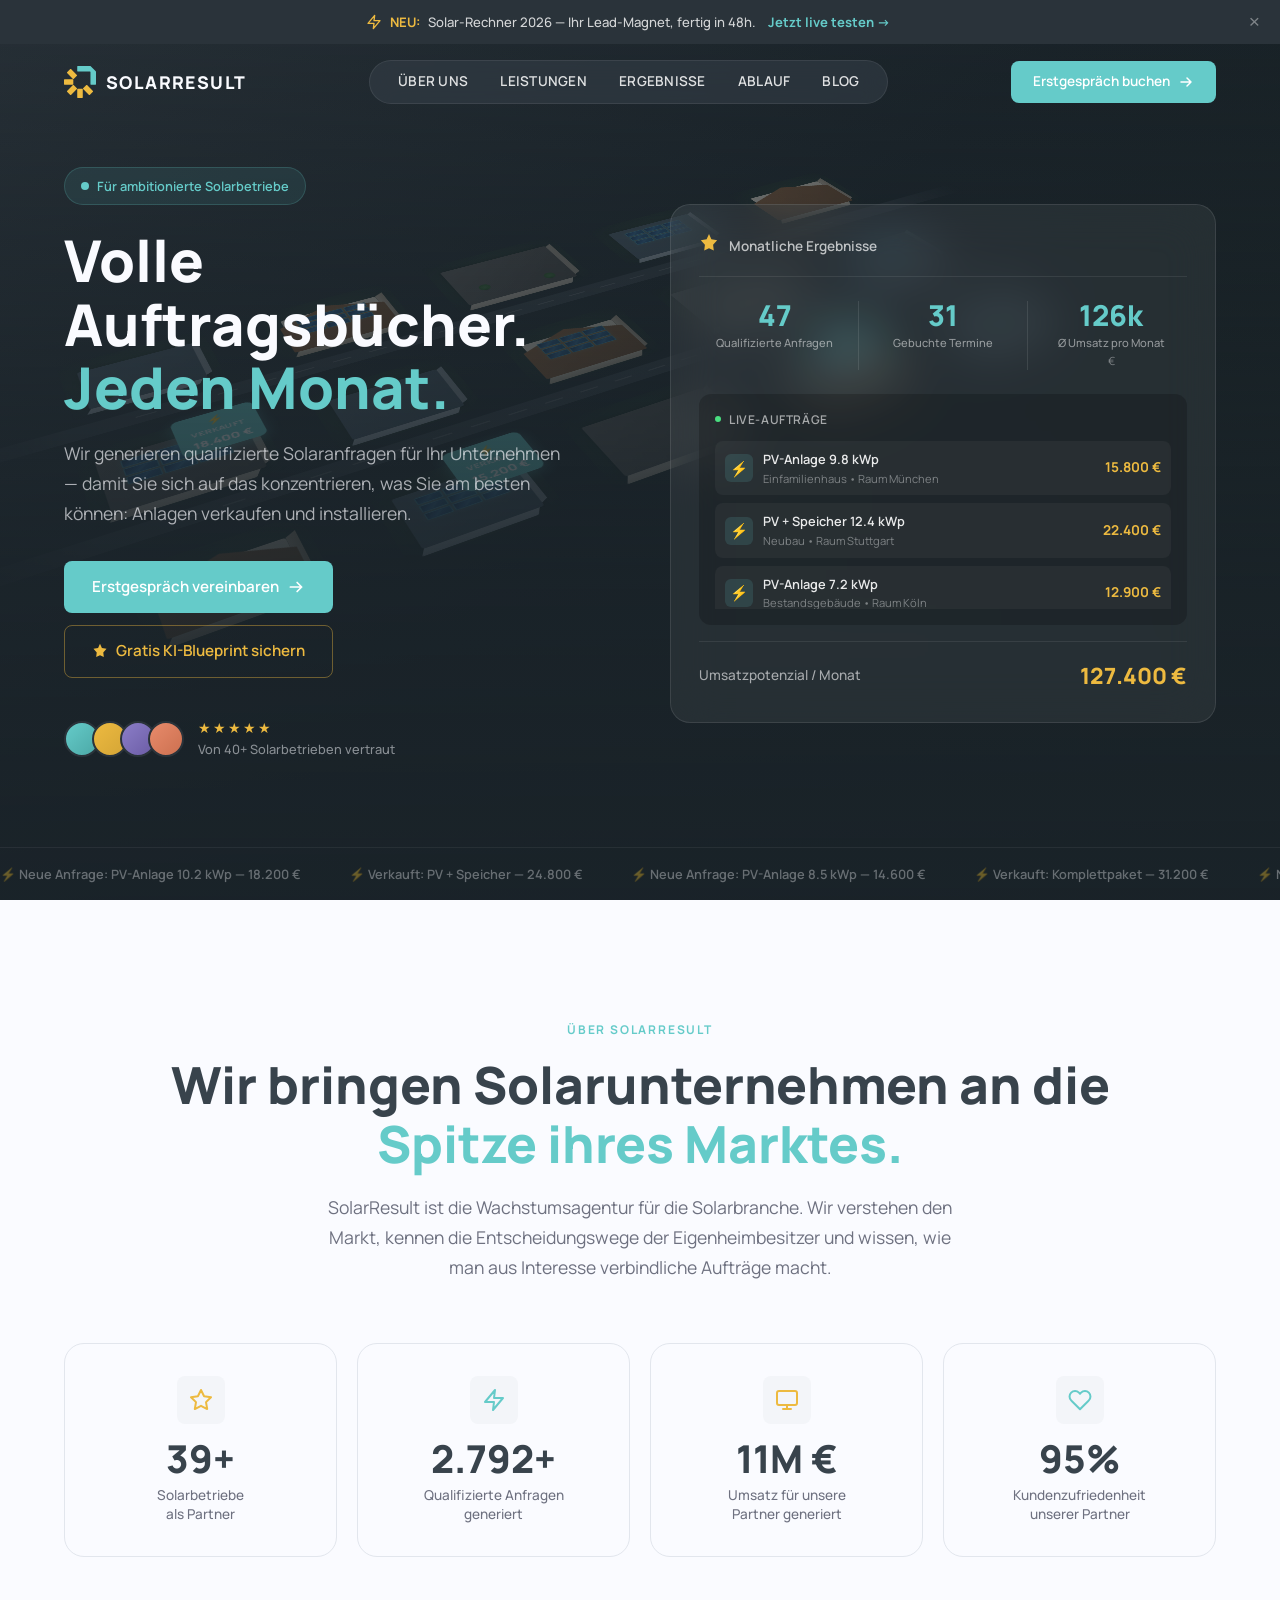
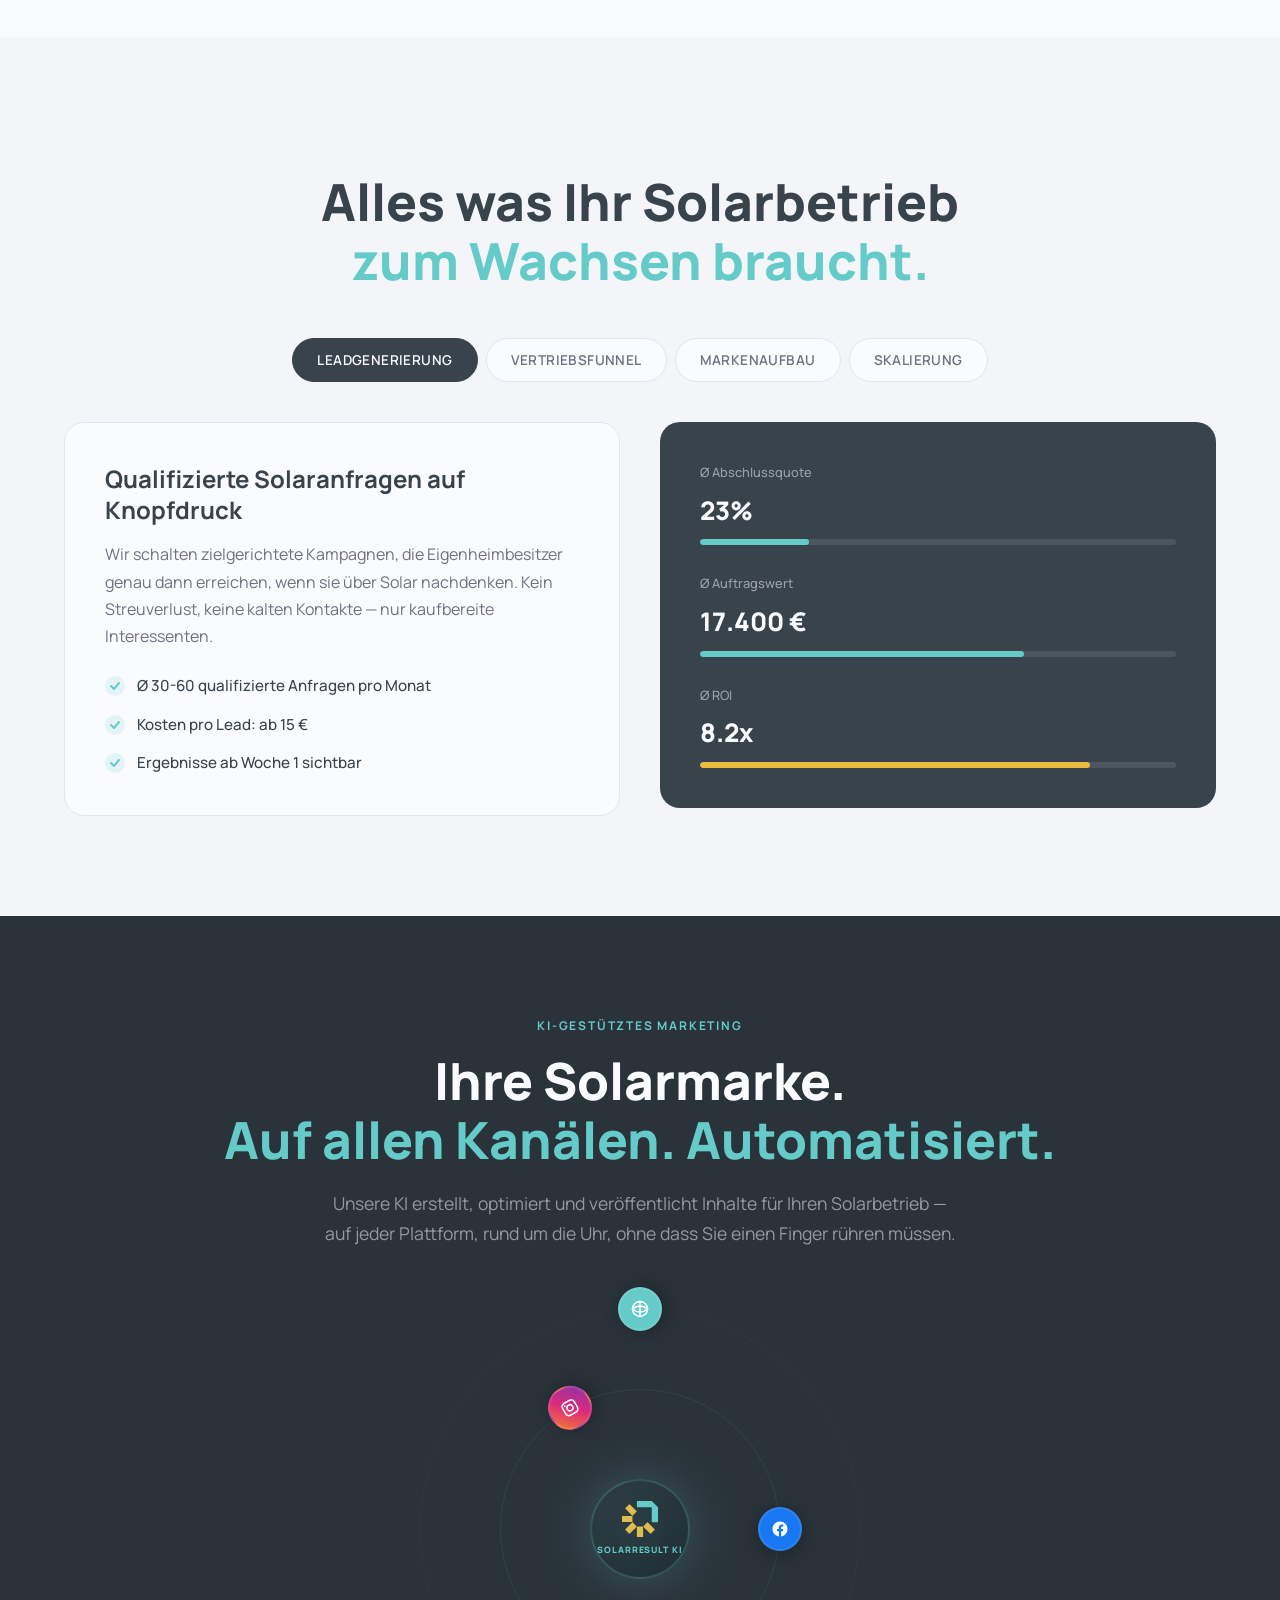
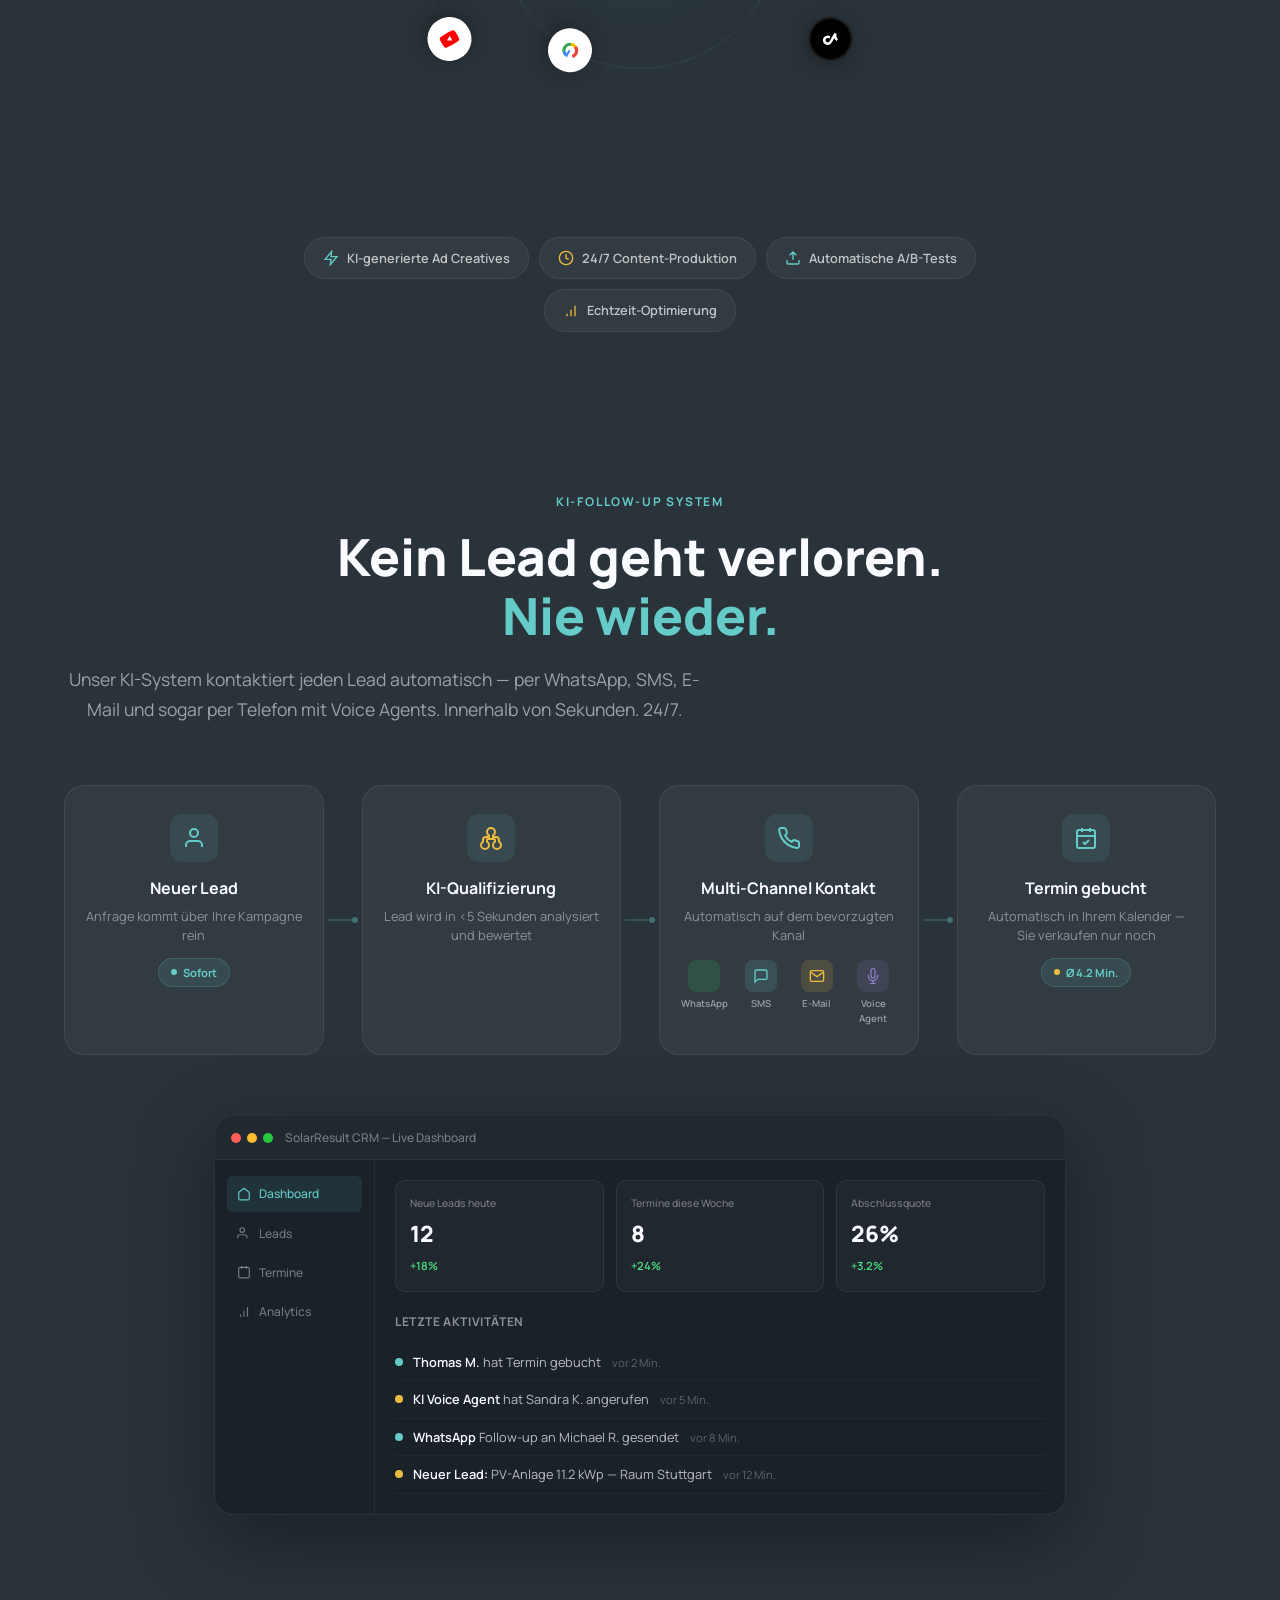
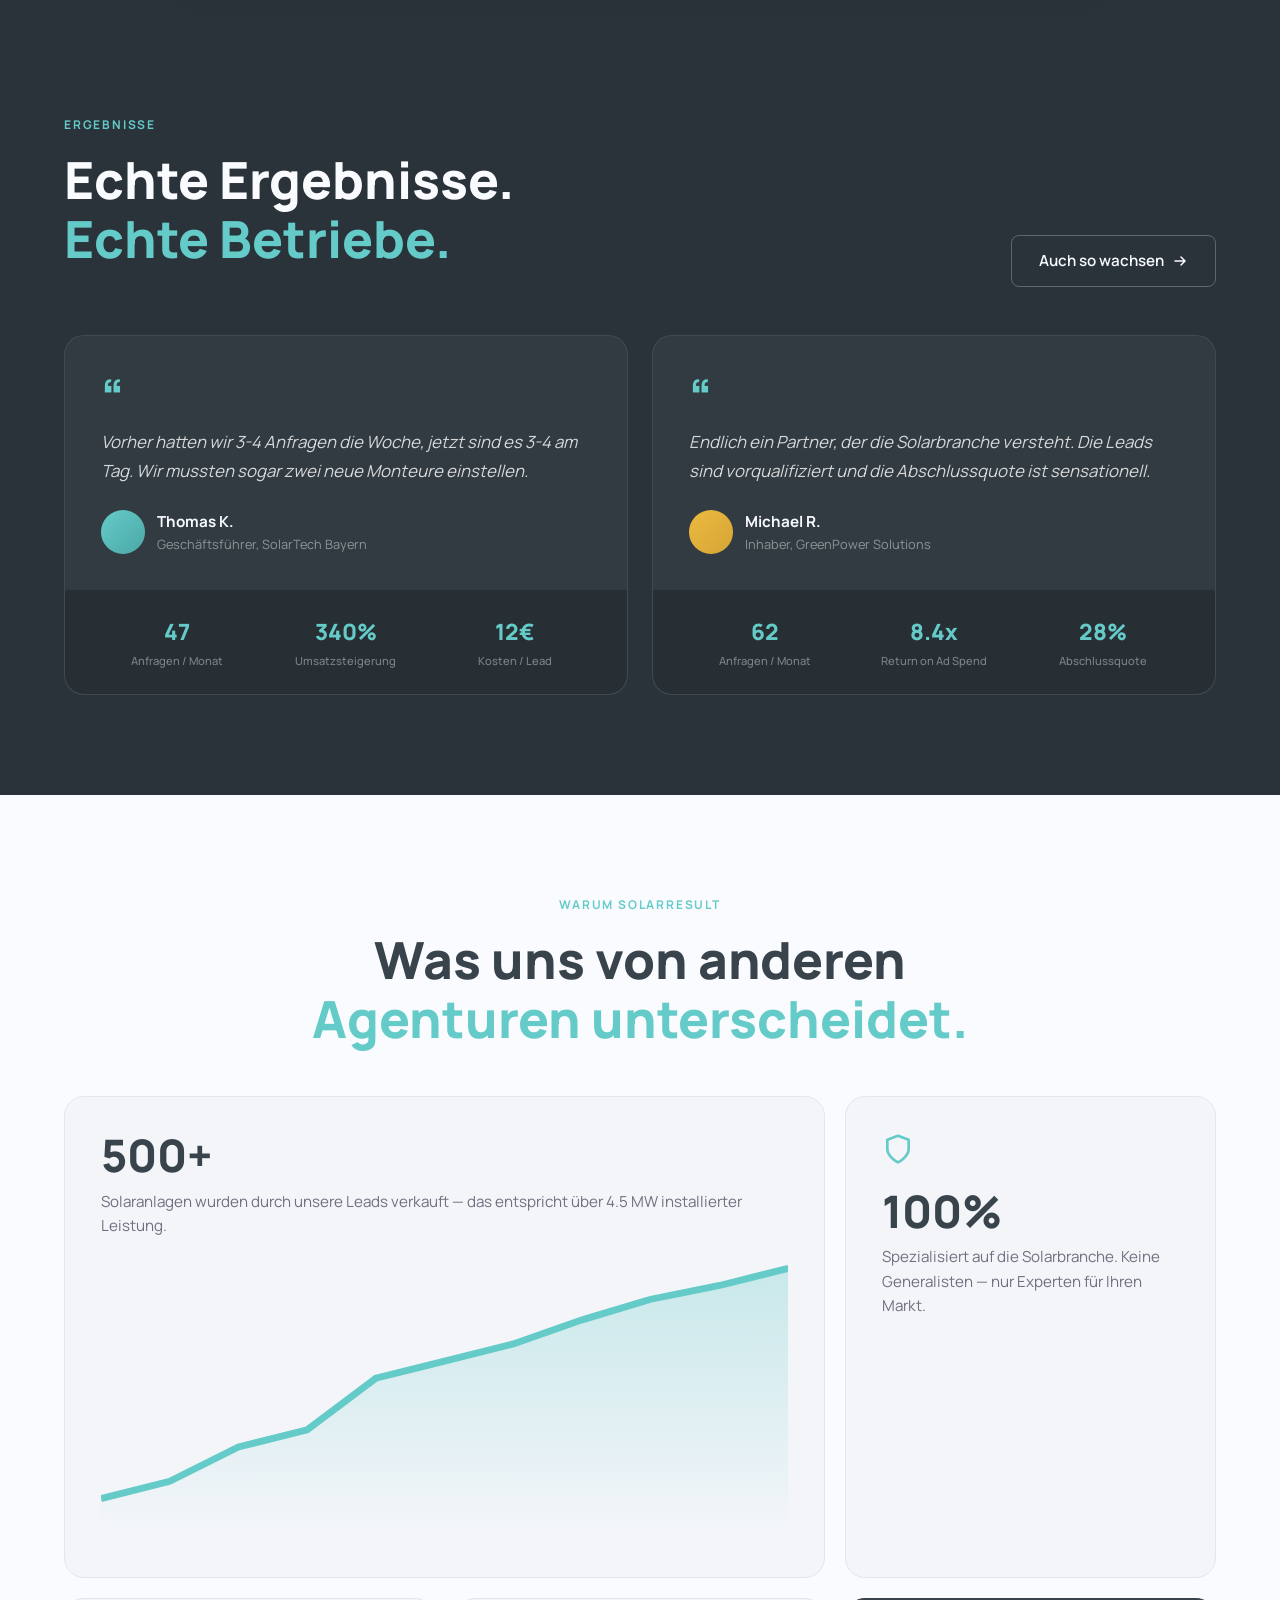
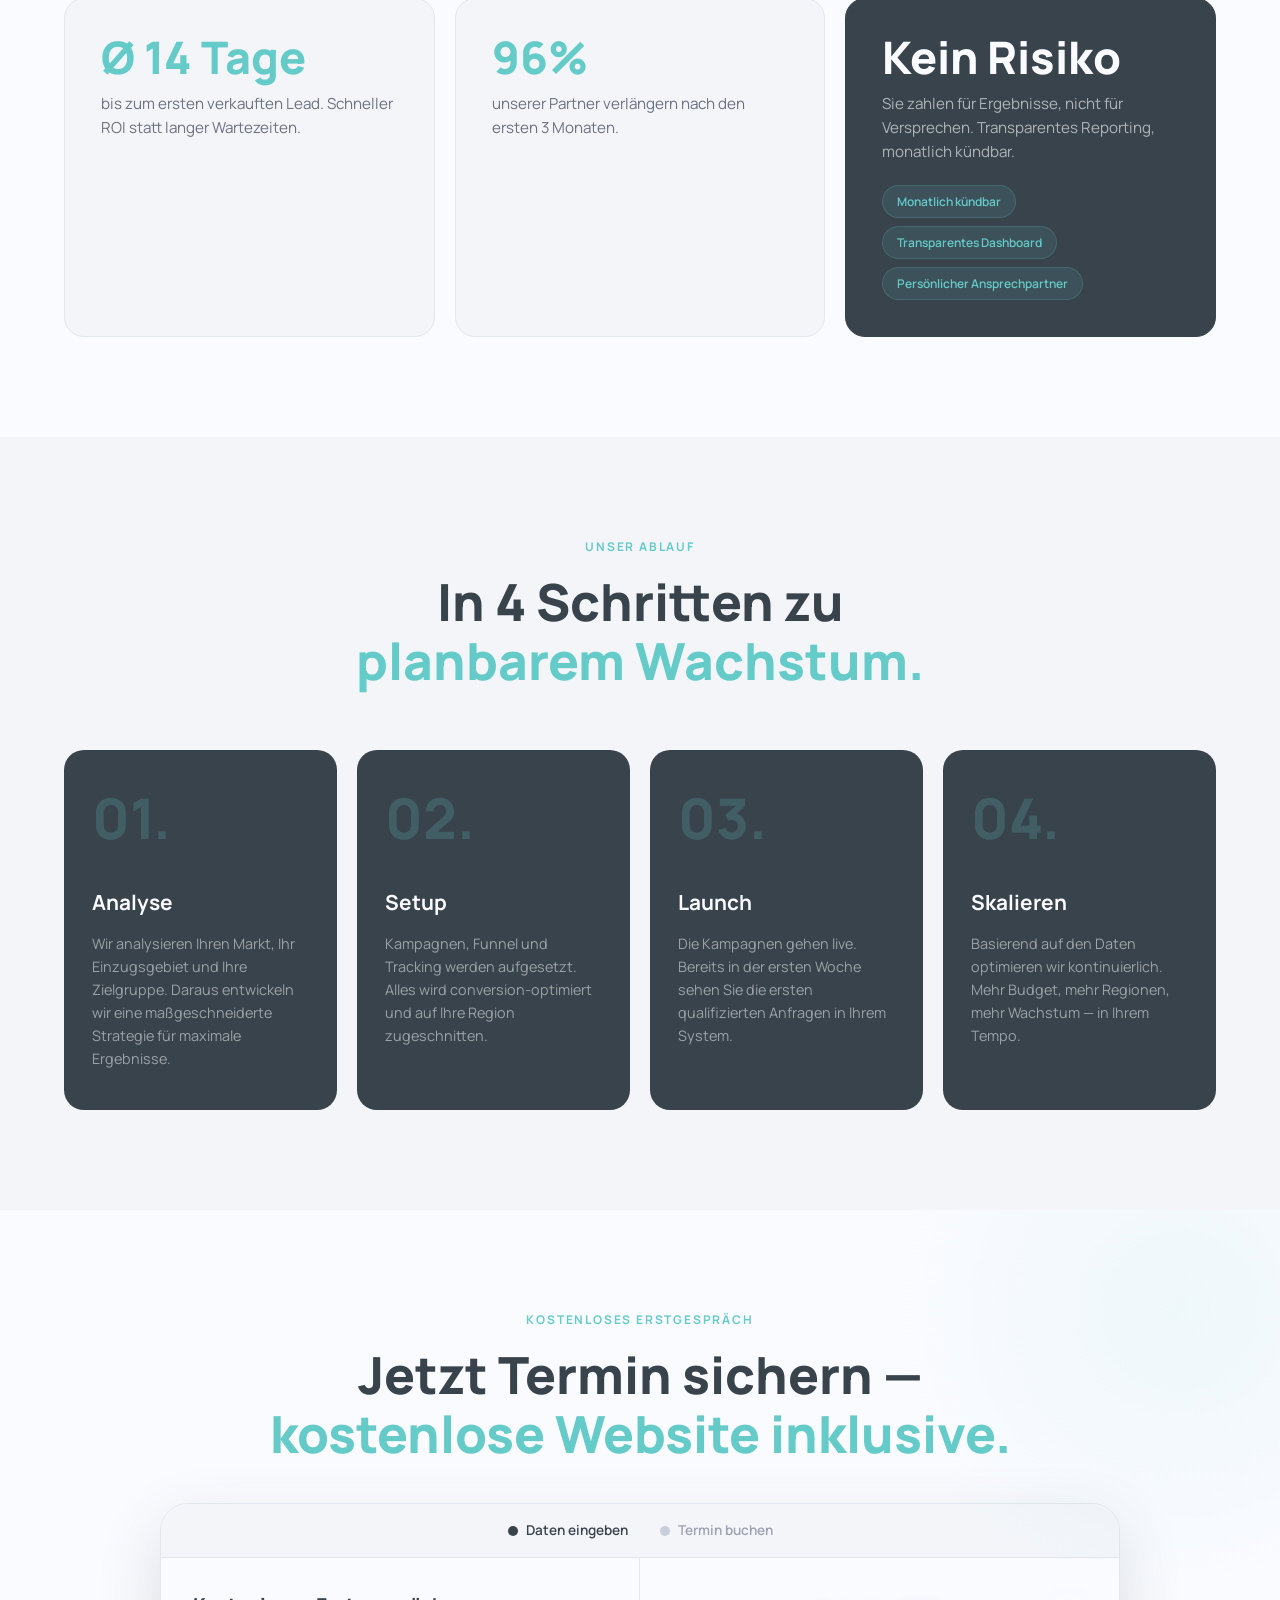
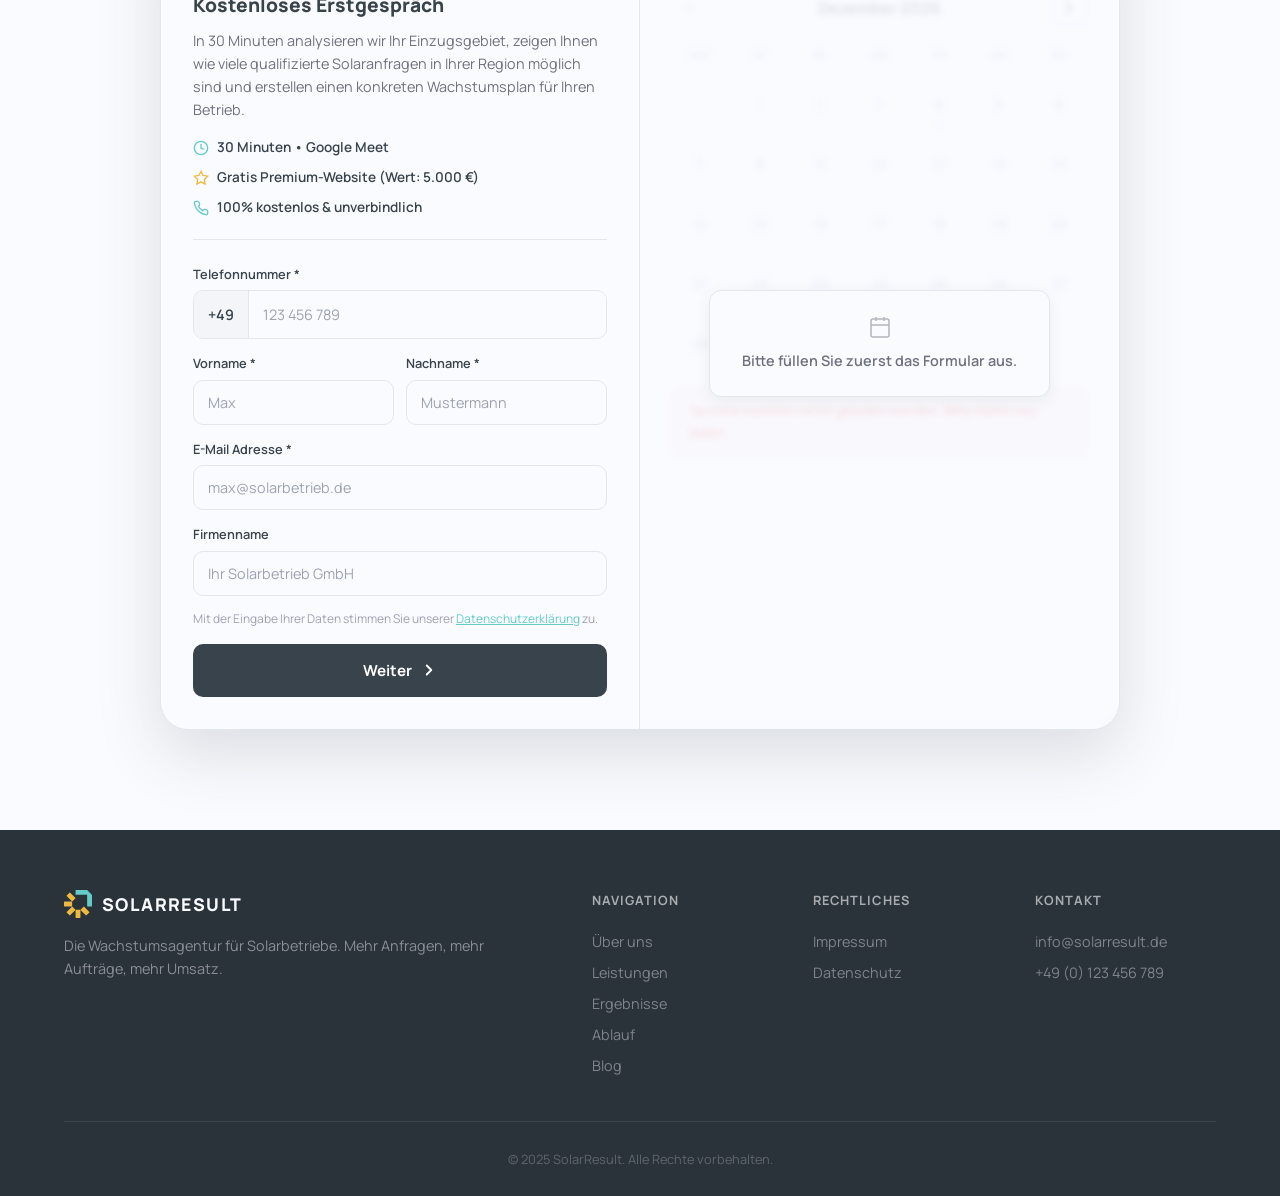
<file: index.html>
<!DOCTYPE html>
<html lang="de">
<head>
    <meta charset="UTF-8">
    <meta name="viewport" content="width=device-width, initial-scale=1.0">
    <title>SolarResult | Mehr Solaraufträge durch KI-Marketing &mdash; Planbar & Profitabel</title>
    <meta name="description" content="SolarResult generiert qualifizierte Solaranfragen für Ihren Betrieb. KI-gestütztes Marketing, automatisierte Follow-Ups und planbare Aufträge für Solarteure in ganz Deutschland.">
    <meta name="keywords" content="Solar Marketing, Solaranfragen, Leads für Solarbetriebe, PV Marketing Agentur, Solarteur Kunden gewinnen, Solar Leadgenerierung, KI Marketing Solar">
    <meta name="author" content="SolarResult - Result Co LLC">
    <meta name="robots" content="index, follow">
    <link rel="canonical" href="https://solarresult.de/">

    <!-- Open Graph -->
    <meta property="og:type" content="website">
    <meta property="og:url" content="https://solarresult.de/">
    <meta property="og:title" content="SolarResult | Mehr Solaraufträge durch KI-Marketing">
    <meta property="og:description" content="Wir generieren qualifizierte Solaranfragen für Ihren Betrieb. KI-gestütztes Marketing, automatisierte Follow-Ups und planbare Aufträge.">
    <meta property="og:locale" content="de_DE">
    <meta property="og:site_name" content="SolarResult">

    <meta property="og:image" content="https://images.unsplash.com/photo-1509391366360-2e959784a276?w=1200&h=630&fit=crop&q=80">

    <!-- Twitter Card -->
    <meta name="twitter:card" content="summary_large_image">
    <meta name="twitter:title" content="SolarResult | Mehr Solaraufträge durch KI-Marketing">
    <meta name="twitter:description" content="Qualifizierte Solaranfragen für Ihren Betrieb. KI-gestütztes Marketing und planbare Aufträge.">
    <meta name="twitter:image" content="https://images.unsplash.com/photo-1509391366360-2e959784a276?w=1200&h=630&fit=crop&q=80">
    <meta name="twitter:url" content="https://solarresult.de/">

    <!-- Favicon -->
    <link rel="icon" type="image/png" sizes="32x32" href="Branding Assets/Logo files/Favicon 32x32 and 16x16/32x32.png">
    <link rel="icon" type="image/png" sizes="16x16" href="Branding Assets/Logo files/Favicon 32x32 and 16x16/16x16.png">

    <!-- Fonts -->
    <link rel="preconnect" href="https://fonts.googleapis.com">
    <link rel="preconnect" href="https://fonts.gstatic.com" crossorigin>
    <link href="https://fonts.googleapis.com/css2?family=Manrope:wght@300;400;500;600;700;800&display=swap" rel="stylesheet">
    <link rel="stylesheet" href="styles.css">

    <!-- Structured Data: Organization -->
    <script type="application/ld+json">
    {
        "@context": "https://schema.org",
        "@type": "Organization",
        "name": "SolarResult",
        "url": "https://solarresult.de",
        "description": "KI-gestützte Marketing-Agentur für Solarbetriebe in Deutschland",
        "parentOrganization": {
            "@type": "Organization",
            "name": "Result Co LLC",
            "address": {
                "@type": "PostalAddress",
                "streetAddress": "777 Brickell Avenue",
                "addressLocality": "Miami",
                "addressRegion": "FL",
                "postalCode": "33131",
                "addressCountry": "US"
            }
        },
        "contactPoint": {
            "@type": "ContactPoint",
            "email": "info@solarresult.de",
            "contactType": "sales"
        },
        "sameAs": []
    }
    </script>

    <!-- Structured Data: Service -->
    <script type="application/ld+json">
    {
        "@context": "https://schema.org",
        "@type": "Service",
        "name": "Solar Leadgenerierung",
        "provider": {
            "@type": "Organization",
            "name": "SolarResult"
        },
        "description": "Qualifizierte Solaranfragen für Solarbetriebe durch KI-gestütztes Performance Marketing auf Facebook, Instagram, Google und TikTok.",
        "areaServed": {
            "@type": "Country",
            "name": "Deutschland"
        },
        "serviceType": "Lead Generation"
    }
    </script>

    <!-- Meta Pixel Code -->
    <script>
    !function(f,b,e,v,n,t,s)
    {if(f.fbq)return;n=f.fbq=function(){n.callMethod?
    n.callMethod.apply(n,arguments):n.queue.push(arguments)};
    if(!f._fbq)f._fbq=n;n.push=n;n.loaded=!0;n.version='2.0';
    n.queue=[];t=b.createElement(e);t.async=!0;
    t.src=v;s=b.getElementsByTagName(e)[0];
    s.parentNode.insertBefore(t,s)}(window, document,'script',
    'https://connect.facebook.net/en_US/fbevents.js');
    fbq('init', '1769505890332213');
    fbq('track', 'PageView');
    </script>
    <noscript><img height="1" width="1" style="display:none"
    src="https://www.facebook.com/tr?id=1769505890332213&ev=PageView&noscript=1"/></noscript>
    <!-- End Meta Pixel Code -->
</head>
<body>

    <!-- Top Announcement Banner -->
    <div class="site-top-banner" id="siteTopBanner">
        <a href="/solar-rechner-demo/">
            <svg width="16" height="16" viewBox="0 0 24 24" fill="none" stroke="#EDBA40" stroke-width="2" stroke-linecap="round" stroke-linejoin="round"><polygon points="13 2 3 14 12 14 11 22 21 10 12 10 13 2"/></svg>
            <strong>NEU:</strong> Solar-Rechner 2026 &mdash; Ihr Lead-Magnet, fertig in 48h.
            <span class="banner-cta-text">Jetzt live testen &rarr;</span>
        </a>
        <button class="banner-close" id="bannerClose" aria-label="Banner schließen">&times;</button>
    </div>

    <!-- Navigation -->
    <header>
    <nav class="navbar" id="navbar" aria-label="Hauptnavigation">
        <div class="nav-container">
            <a href="#" class="nav-logo">
                <svg class="logo-emblem" viewBox="0 0 397.09 397.04" width="32" height="32">
                    <path fill="#65CBC9" d="M397.09,73.24v154.4c0,2.97-2.4,5.37-5.38,5.37h-58.03c-2.97,0-5.38-2.4-5.38-5.37V74.27c0-2.97-2.4-5.38-5.37-5.38h-153.43c-2.97,0-5.37-2.4-5.37-5.38V5.38c0-2.97,2.4-5.38,5.37-5.38h154.35c2.85,0,5.59,1.13,7.6,3.15l62.49,62.49c2.02,2.02,3.15,4.75,3.15,7.6"/>
                    <path fill="#EDBA40" d="M0,170.2v56.63c0,3.35,2.72,6.07,6.07,6.07h103.36c3.35,0,6.07-2.72,6.07-6.07v-56.63c0-3.35-2.72-6.07-6.07-6.07H6.07c-3.35,0-6.07,2.72-6.07,6.07"/>
                    <path fill="#EDBA40" d="M78.19,38.06l-40.12,40.12c-2.37,2.37-2.37,6.21,0,8.58l73.13,73.08c2.37,2.37,6.21,2.37,8.58,0l40.07-40.11c2.37-2.37,2.36-6.21,0-8.58L86.77,38.06c-2.37-2.37-6.21-2.37-8.58,0"/>
                    <path fill="#EDBA40" d="M159.85,285.89l-73.08,73.08c-2.37,2.37-6.21,2.37-8.58,0l-40.12-40.12c-2.37-2.37-2.37-6.21,0-8.58l73.13-73.08c2.38-2.37,6.22-2.37,8.59,0l40.07,40.11c2.37,2.37,2.37,6.21,0,8.58"/>
                    <path fill="#EDBA40" d="M232.96,287.67v103.3c0,3.35-2.72,6.07-6.07,6.07h-56.69c-3.35,0-6.07-2.72-6.07-6.07v-103.3c0-3.35,2.72-6.07,6.07-6.07h56.69c3.35,0,6.07,2.72,6.07,6.07"/>
                    <path fill="#EDBA40" d="M359.03,318.85l-40.12,40.12c-2.37,2.37-6.21,2.37-8.58,0l-73.08-73.08c-2.37-2.37-2.37-6.21,0-8.58l40.07-40.12c2.37-2.37,6.21-2.37,8.59,0l73.13,73.07c2.37,2.38,2.37,6.22,0,8.59"/>
                </svg>
                <span class="logo-text">SOLARRESULT</span>
            </a>
            <div class="nav-links">
                <a href="#about">Über uns</a>
                <a href="#solutions">Leistungen</a>
                <a href="#results">Ergebnisse</a>
                <a href="#process">Ablauf</a>
                <a href="/blog/">Blog</a>
            </div>
            <a href="#cta" class="nav-cta">
                Erstgespräch buchen
                <svg width="16" height="16" viewBox="0 0 16 16" fill="none">
                    <path d="M3 8h10M9 4l4 4-4 4" stroke="currentColor" stroke-width="1.5" stroke-linecap="round" stroke-linejoin="round"/>
                </svg>
            </a>
            <button class="nav-mobile-toggle" id="mobileToggle" aria-label="Menu">
                <span></span><span></span><span></span>
            </button>
        </div>
    </nav>

    <!-- Mobile Menu -->
    <div class="mobile-menu" id="mobileMenu">
        <a href="#about">Über uns</a>
        <a href="#solutions">Leistungen</a>
        <a href="#results">Ergebnisse</a>
        <a href="#process">Ablauf</a>
        <a href="/blog/">Blog</a>
        <a href="#cta" class="nav-cta">Erstgespräch buchen</a>
    </div>
    </header>

    <!-- Hero Section -->
    <section class="hero" id="hero">
        <div class="hero-bg">
            <!-- 3D Isometric suburb background -->
            <div class="suburb-scene" id="suburbScene">
                <div class="iso-grid">
                    <!-- Row 1 -->
                    <div class="iso-row">
                        <div class="iso-lot">
                            <div class="iso-house h-modern" style="transform-style:preserve-3d">
                                <div class="h-base"></div>
                                <div class="h-wall-front"></div>
                                <div class="h-wall-right"></div>
                                <div class="h-roof"></div>
                                <div class="h-lawn"></div>
                                <div class="h-tree" style="left:10%;top:65%"></div>
                            </div>
                        </div>
                        <div class="iso-lot has-solar">
                            <div class="iso-house h-classic" style="transform-style:preserve-3d">
                                <div class="h-base"></div>
                                <div class="h-wall-front"></div>
                                <div class="h-wall-right"></div>
                                <div class="h-roof"></div>
                                <div class="h-solar-grid">
                                    <div class="h-spanel"></div><div class="h-spanel"></div><div class="h-spanel"></div>
                                    <div class="h-spanel"></div><div class="h-spanel"></div><div class="h-spanel"></div>
                                    <div class="h-spanel"></div><div class="h-spanel"></div><div class="h-spanel"></div>
                                </div>
                                <div class="h-lawn"></div>
                                <div class="h-glow"></div>
                            </div>
                            <div class="sale-badge"><span class="badge-icon">&#9889;</span><span class="badge-text">Verkauft</span><span class="badge-amount">15.800 &euro;</span></div>
                        </div>
                        <div class="iso-lot">
                            <div class="iso-house h-villa" style="transform-style:preserve-3d">
                                <div class="h-base"></div>
                                <div class="h-wall-front"></div>
                                <div class="h-wall-right"></div>
                                <div class="h-roof"></div>
                                <div class="h-lawn"></div>
                                <div class="h-tree" style="left:75%;top:70%"></div>
                                <div class="h-tree" style="left:15%;top:55%"></div>
                            </div>
                        </div>
                        <div class="iso-lot has-solar">
                            <div class="iso-house h-modern" style="transform-style:preserve-3d">
                                <div class="h-base"></div>
                                <div class="h-wall-front"></div>
                                <div class="h-wall-right"></div>
                                <div class="h-roof"></div>
                                <div class="h-solar-grid">
                                    <div class="h-spanel"></div><div class="h-spanel"></div><div class="h-spanel"></div>
                                    <div class="h-spanel"></div><div class="h-spanel"></div><div class="h-spanel"></div>
                                    <div class="h-spanel"></div><div class="h-spanel"></div><div class="h-spanel"></div>
                                </div>
                                <div class="h-lawn"></div>
                                <div class="h-glow"></div>
                            </div>
                            <div class="sale-badge"><span class="badge-icon">&#9889;</span><span class="badge-text">Verkauft</span><span class="badge-amount">22.400 &euro;</span></div>
                        </div>
                        <div class="iso-lot">
                            <div class="iso-house h-classic" style="transform-style:preserve-3d">
                                <div class="h-base"></div>
                                <div class="h-wall-front"></div>
                                <div class="h-wall-right"></div>
                                <div class="h-roof"></div>
                                <div class="h-lawn"></div>
                            </div>
                        </div>
                    </div>
                    <!-- Street -->
                    <div class="iso-street"></div>
                    <!-- Row 2 -->
                    <div class="iso-row">
                        <div class="iso-lot has-solar">
                            <div class="iso-house h-villa" style="transform-style:preserve-3d">
                                <div class="h-base"></div>
                                <div class="h-wall-front"></div>
                                <div class="h-wall-right"></div>
                                <div class="h-roof"></div>
                                <div class="h-solar-grid">
                                    <div class="h-spanel"></div><div class="h-spanel"></div><div class="h-spanel"></div>
                                    <div class="h-spanel"></div><div class="h-spanel"></div><div class="h-spanel"></div>
                                    <div class="h-spanel"></div><div class="h-spanel"></div><div class="h-spanel"></div>
                                </div>
                                <div class="h-lawn"></div>
                                <div class="h-glow"></div>
                            </div>
                            <div class="sale-badge"><span class="badge-icon">&#9889;</span><span class="badge-text">Verkauft</span><span class="badge-amount">17.200 &euro;</span></div>
                        </div>
                        <div class="iso-lot">
                            <div class="iso-house h-modern" style="transform-style:preserve-3d">
                                <div class="h-base"></div>
                                <div class="h-wall-front"></div>
                                <div class="h-wall-right"></div>
                                <div class="h-roof"></div>
                                <div class="h-lawn"></div>
                                <div class="h-tree" style="left:60%;top:60%"></div>
                            </div>
                        </div>
                        <div class="iso-lot has-solar">
                            <div class="iso-house h-classic" style="transform-style:preserve-3d">
                                <div class="h-base"></div>
                                <div class="h-wall-front"></div>
                                <div class="h-wall-right"></div>
                                <div class="h-roof"></div>
                                <div class="h-solar-grid">
                                    <div class="h-spanel"></div><div class="h-spanel"></div><div class="h-spanel"></div>
                                    <div class="h-spanel"></div><div class="h-spanel"></div><div class="h-spanel"></div>
                                    <div class="h-spanel"></div><div class="h-spanel"></div><div class="h-spanel"></div>
                                </div>
                                <div class="h-lawn"></div>
                                <div class="h-glow"></div>
                            </div>
                            <div class="sale-badge"><span class="badge-icon">&#9889;</span><span class="badge-text">Verkauft</span><span class="badge-amount">19.600 &euro;</span></div>
                        </div>
                        <div class="iso-lot">
                            <div class="iso-house h-villa" style="transform-style:preserve-3d">
                                <div class="h-base"></div>
                                <div class="h-wall-front"></div>
                                <div class="h-wall-right"></div>
                                <div class="h-roof"></div>
                                <div class="h-lawn"></div>
                                <div class="h-tree" style="left:20%;top:70%"></div>
                            </div>
                        </div>
                        <div class="iso-lot has-solar">
                            <div class="iso-house h-modern" style="transform-style:preserve-3d">
                                <div class="h-base"></div>
                                <div class="h-wall-front"></div>
                                <div class="h-wall-right"></div>
                                <div class="h-roof"></div>
                                <div class="h-solar-grid">
                                    <div class="h-spanel"></div><div class="h-spanel"></div><div class="h-spanel"></div>
                                    <div class="h-spanel"></div><div class="h-spanel"></div><div class="h-spanel"></div>
                                    <div class="h-spanel"></div><div class="h-spanel"></div><div class="h-spanel"></div>
                                </div>
                                <div class="h-lawn"></div>
                                <div class="h-glow"></div>
                            </div>
                            <div class="sale-badge"><span class="badge-icon">&#9889;</span><span class="badge-text">Verkauft</span><span class="badge-amount">14.300 &euro;</span></div>
                        </div>
                    </div>
                    <!-- Street -->
                    <div class="iso-street"></div>
                    <!-- Row 3 -->
                    <div class="iso-row">
                        <div class="iso-lot">
                            <div class="iso-house h-classic" style="transform-style:preserve-3d">
                                <div class="h-base"></div>
                                <div class="h-wall-front"></div>
                                <div class="h-wall-right"></div>
                                <div class="h-roof"></div>
                                <div class="h-lawn"></div>
                                <div class="h-tree" style="left:70%;top:55%"></div>
                            </div>
                        </div>
                        <div class="iso-lot has-solar">
                            <div class="iso-house h-modern" style="transform-style:preserve-3d">
                                <div class="h-base"></div>
                                <div class="h-wall-front"></div>
                                <div class="h-wall-right"></div>
                                <div class="h-roof"></div>
                                <div class="h-solar-grid">
                                    <div class="h-spanel"></div><div class="h-spanel"></div><div class="h-spanel"></div>
                                    <div class="h-spanel"></div><div class="h-spanel"></div><div class="h-spanel"></div>
                                    <div class="h-spanel"></div><div class="h-spanel"></div><div class="h-spanel"></div>
                                </div>
                                <div class="h-lawn"></div>
                                <div class="h-glow"></div>
                            </div>
                            <div class="sale-badge"><span class="badge-icon">&#9889;</span><span class="badge-text">Verkauft</span><span class="badge-amount">28.900 &euro;</span></div>
                        </div>
                        <div class="iso-lot">
                            <div class="iso-house h-villa" style="transform-style:preserve-3d">
                                <div class="h-base"></div>
                                <div class="h-wall-front"></div>
                                <div class="h-wall-right"></div>
                                <div class="h-roof"></div>
                                <div class="h-lawn"></div>
                            </div>
                        </div>
                        <div class="iso-lot has-solar">
                            <div class="iso-house h-classic" style="transform-style:preserve-3d">
                                <div class="h-base"></div>
                                <div class="h-wall-front"></div>
                                <div class="h-wall-right"></div>
                                <div class="h-roof"></div>
                                <div class="h-solar-grid">
                                    <div class="h-spanel"></div><div class="h-spanel"></div><div class="h-spanel"></div>
                                    <div class="h-spanel"></div><div class="h-spanel"></div><div class="h-spanel"></div>
                                    <div class="h-spanel"></div><div class="h-spanel"></div><div class="h-spanel"></div>
                                </div>
                                <div class="h-lawn"></div>
                                <div class="h-glow"></div>
                            </div>
                            <div class="sale-badge"><span class="badge-icon">&#9889;</span><span class="badge-text">Verkauft</span><span class="badge-amount">16.500 &euro;</span></div>
                        </div>
                        <div class="iso-lot">
                            <div class="iso-house h-modern" style="transform-style:preserve-3d">
                                <div class="h-base"></div>
                                <div class="h-wall-front"></div>
                                <div class="h-wall-right"></div>
                                <div class="h-roof"></div>
                                <div class="h-lawn"></div>
                                <div class="h-tree" style="left:50%;top:65%"></div>
                            </div>
                        </div>
                    </div>
                </div>
            </div>
            <div class="hero-overlay"></div>
        </div>

        <div class="hero-content">
            <div class="hero-left">
                <div class="hero-badge">
                    <span class="hero-badge-dot"></span>
                    Für ambitionierte Solarbetriebe
                </div>
                <h1 class="hero-title">
                    Volle Auftragsbücher.<br>
                    <span class="highlight">Jeden Monat.</span>
                </h1>
                <p class="hero-subtitle">
                    Wir generieren qualifizierte Solaranfragen für Ihr Unternehmen &mdash;
                    damit Sie sich auf das konzentrieren, was Sie am besten können:
                    Anlagen verkaufen und installieren.
                </p>
                <div class="hero-ctas">
                    <a href="#cta" class="btn btn-primary">
                        Erstgespräch vereinbaren
                        <svg width="18" height="18" viewBox="0 0 16 16" fill="none">
                            <path d="M3 8h10M9 4l4 4-4 4" stroke="currentColor" stroke-width="1.5" stroke-linecap="round" stroke-linejoin="round"/>
                        </svg>
                    </a>
                    <a href="/kostenfreies-ki-blueprint/" class="btn btn-ghost btn-blueprint">
                        <svg width="16" height="16" viewBox="0 0 20 20" fill="none"><path d="M10 1L12.39 6.26L18.18 7.27L14.09 11.74L14.78 17.61L10 15.27L5.22 17.61L5.91 11.74L1.82 7.27L7.61 6.26L10 1Z" fill="#EDBA40"/></svg>
                        Gratis KI-Blueprint sichern
                    </a>
                </div>
                <div class="hero-trust">
                    <div class="trust-avatars">
                        <div class="avatar a1"></div>
                        <div class="avatar a2"></div>
                        <div class="avatar a3"></div>
                        <div class="avatar a4"></div>
                    </div>
                    <div class="trust-text">
                        <div class="trust-stars">&#9733;&#9733;&#9733;&#9733;&#9733;</div>
                        <span>Von 40+ Solarbetrieben vertraut</span>
                    </div>
                </div>
            </div>
            <div class="hero-right">
                <!-- Angebotszettel / Quote Card -->
                <div class="quote-card">
                    <div class="quote-card-header">
                        <div class="quote-card-icon">
                            <svg width="20" height="20" viewBox="0 0 20 20" fill="none">
                                <path d="M10 1L12.39 6.26L18.18 7.27L14.09 11.74L14.78 17.61L10 15.27L5.22 17.61L5.91 11.74L1.82 7.27L7.61 6.26L10 1Z" fill="#EDBA40"/>
                            </svg>
                        </div>
                        <span class="quote-card-label">Monatliche Ergebnisse</span>
                    </div>
                    <div class="quote-card-stats">
                        <div class="quote-stat">
                            <span class="quote-stat-number" id="counterLeads">0</span>
                            <span class="quote-stat-label">Qualifizierte Anfragen</span>
                        </div>
                        <div class="quote-stat-divider"></div>
                        <div class="quote-stat">
                            <span class="quote-stat-number" id="counterTermine">0</span>
                            <span class="quote-stat-label">Gebuchte Termine</span>
                        </div>
                        <div class="quote-stat-divider"></div>
                        <div class="quote-stat">
                            <span class="quote-stat-number" id="counterUmsatz">0</span>
                            <span class="quote-stat-label">Ø Umsatz pro Monat</span>
                            <span class="quote-stat-suffix">€</span>
                        </div>
                    </div>
                    <div class="quote-card-feed">
                        <div class="feed-header">
                            <span class="feed-dot"></span>
                            Live-Aufträge
                        </div>
                        <div class="feed-items" id="liveFeed">
                            <div class="feed-item">
                                <div class="feed-item-icon">&#9889;</div>
                                <div class="feed-item-content">
                                    <span class="feed-item-title">PV-Anlage 9.8 kWp</span>
                                    <span class="feed-item-meta">Einfamilienhaus &bull; Raum München</span>
                                </div>
                                <span class="feed-item-amount">15.800 &euro;</span>
                            </div>
                            <div class="feed-item">
                                <div class="feed-item-icon">&#9889;</div>
                                <div class="feed-item-content">
                                    <span class="feed-item-title">PV + Speicher 12.4 kWp</span>
                                    <span class="feed-item-meta">Neubau &bull; Raum Stuttgart</span>
                                </div>
                                <span class="feed-item-amount">22.400 &euro;</span>
                            </div>
                            <div class="feed-item">
                                <div class="feed-item-icon">&#9889;</div>
                                <div class="feed-item-content">
                                    <span class="feed-item-title">PV-Anlage 7.2 kWp</span>
                                    <span class="feed-item-meta">Bestandsgebäude &bull; Raum Köln</span>
                                </div>
                                <span class="feed-item-amount">12.900 &euro;</span>
                            </div>
                        </div>
                    </div>
                    <div class="quote-card-total">
                        <span class="total-label">Umsatzpotenzial / Monat</span>
                        <span class="total-amount" id="totalAmount">127.400 &euro;</span>
                    </div>
                </div>
            </div>
        </div>
        <!-- Scrolling ticker -->
        <div class="hero-ticker">
            <div class="ticker-track">
                <span class="ticker-item">&#9889; Neue Anfrage: PV-Anlage 10.2 kWp &mdash; 18.200 &euro;</span>
                <span class="ticker-item">&#9889; Verkauft: PV + Speicher &mdash; 24.800 &euro;</span>
                <span class="ticker-item">&#9889; Neue Anfrage: PV-Anlage 8.5 kWp &mdash; 14.600 &euro;</span>
                <span class="ticker-item">&#9889; Verkauft: Komplettpaket &mdash; 31.200 &euro;</span>
                <span class="ticker-item">&#9889; Neue Anfrage: PV-Anlage 11.0 kWp &mdash; 19.800 &euro;</span>
                <span class="ticker-item">&#9889; Verkauft: PV + Wallbox &mdash; 21.500 &euro;</span>
                <span class="ticker-item">&#9889; Neue Anfrage: PV-Anlage 10.2 kWp &mdash; 18.200 &euro;</span>
                <span class="ticker-item">&#9889; Verkauft: PV + Speicher &mdash; 24.800 &euro;</span>
                <span class="ticker-item">&#9889; Neue Anfrage: PV-Anlage 8.5 kWp &mdash; 14.600 &euro;</span>
                <span class="ticker-item">&#9889; Verkauft: Komplettpaket &mdash; 31.200 &euro;</span>
                <span class="ticker-item">&#9889; Neue Anfrage: PV-Anlage 11.0 kWp &mdash; 19.800 &euro;</span>
                <span class="ticker-item">&#9889; Verkauft: PV + Wallbox &mdash; 21.500 &euro;</span>
            </div>
        </div>
    </section>

    <!-- About Section -->
    <section class="about" id="about">
        <div class="container">
            <div class="section-label">Über SolarResult</div>
            <h2 class="section-title">
                Wir bringen Solarunternehmen an die<br>
                <span class="highlight">Spitze ihres Marktes.</span>
            </h2>
            <p class="section-subtitle">
                SolarResult ist die Wachstumsagentur für die Solarbranche. Wir verstehen den Markt,
                kennen die Entscheidungswege der Eigenheimbesitzer und wissen, wie man aus Interesse
                verbindliche Aufträge macht.
            </p>
        </div>
        <div class="stats-grid">
            <div class="stat-card">
                <div class="stat-icon">
                    <svg width="24" height="24" viewBox="0 0 24 24" fill="none">
                        <path d="M12 2L15.09 8.26L22 9.27L17 14.14L18.18 21.02L12 17.77L5.82 21.02L7 14.14L2 9.27L8.91 8.26L12 2Z" stroke="#EDBA40" stroke-width="2" stroke-linecap="round" stroke-linejoin="round"/>
                    </svg>
                </div>
                <div class="stat-number" data-target="40" data-suffix="+">0</div>
                <div class="stat-description">Solarbetriebe<br>als Partner</div>
            </div>
            <div class="stat-card">
                <div class="stat-icon">
                    <svg width="24" height="24" viewBox="0 0 24 24" fill="none">
                        <path d="M13 2L3 14h9l-1 8 10-12h-9l1-8z" stroke="#65CBC9" stroke-width="2" stroke-linecap="round" stroke-linejoin="round"/>
                    </svg>
                </div>
                <div class="stat-number" data-target="2800" data-suffix="+">0</div>
                <div class="stat-description">Qualifizierte Anfragen<br>generiert</div>
            </div>
            <div class="stat-card">
                <div class="stat-icon">
                    <svg width="24" height="24" viewBox="0 0 24 24" fill="none">
                        <rect x="2" y="3" width="20" height="14" rx="2" stroke="#EDBA40" stroke-width="2"/>
                        <path d="M8 21h8M12 17v4" stroke="#EDBA40" stroke-width="2" stroke-linecap="round"/>
                    </svg>
                </div>
                <div class="stat-number" data-target="12" data-suffix="M €">0</div>
                <div class="stat-description">Umsatz für unsere<br>Partner generiert</div>
            </div>
            <div class="stat-card">
                <div class="stat-icon">
                    <svg width="24" height="24" viewBox="0 0 24 24" fill="none">
                        <path d="M20.84 4.61a5.5 5.5 0 00-7.78 0L12 5.67l-1.06-1.06a5.5 5.5 0 00-7.78 7.78l1.06 1.06L12 21.23l7.78-7.78 1.06-1.06a5.5 5.5 0 000-7.78z" stroke="#65CBC9" stroke-width="2" stroke-linecap="round" stroke-linejoin="round"/>
                    </svg>
                </div>
                <div class="stat-number" data-target="96" data-suffix="%">0</div>
                <div class="stat-description">Kundenzufriedenheit<br>unserer Partner</div>
            </div>
        </div>
    </section>

    <!-- Solutions Section -->
    <section class="solutions" id="solutions">
        <div class="container">
            <div class="section-label">Unsere Leistungen</div>
            <h2 class="section-title">
                Alles was Ihr Solarbetrieb<br>
                <span class="highlight">zum Wachsen braucht.</span>
            </h2>
        </div>
        <div class="solutions-tabs">
            <div class="tabs-nav">
                <button class="tab-btn active" data-tab="leadgen">Leadgenerierung</button>
                <button class="tab-btn" data-tab="funnel">Vertriebsfunnel</button>
                <button class="tab-btn" data-tab="branding">Markenaufbau</button>
                <button class="tab-btn" data-tab="scaling">Skalierung</button>
            </div>
            <div class="tabs-content">
                <div class="tab-panel active" id="tab-leadgen">
                    <div class="tab-panel-inner">
                        <div class="tab-info">
                            <h3>Qualifizierte Solaranfragen auf Knopfdruck</h3>
                            <p>
                                Wir schalten zielgerichtete Kampagnen, die Eigenheimbesitzer genau
                                dann erreichen, wenn sie über Solar nachdenken. Kein Streuverlust,
                                keine kalten Kontakte &mdash; nur kaufbereite Interessenten.
                            </p>
                            <ul class="tab-features">
                                <li>
                                    <svg width="20" height="20" viewBox="0 0 20 20" fill="none"><circle cx="10" cy="10" r="10" fill="#65CBC9" opacity="0.15"/><path d="M6 10l3 3 5-6" stroke="#65CBC9" stroke-width="2" stroke-linecap="round" stroke-linejoin="round"/></svg>
                                    Ø 30-60 qualifizierte Anfragen pro Monat
                                </li>
                                <li>
                                    <svg width="20" height="20" viewBox="0 0 20 20" fill="none"><circle cx="10" cy="10" r="10" fill="#65CBC9" opacity="0.15"/><path d="M6 10l3 3 5-6" stroke="#65CBC9" stroke-width="2" stroke-linecap="round" stroke-linejoin="round"/></svg>
                                    Kosten pro Lead: ab 15 &euro;
                                </li>
                                <li>
                                    <svg width="20" height="20" viewBox="0 0 20 20" fill="none"><circle cx="10" cy="10" r="10" fill="#65CBC9" opacity="0.15"/><path d="M6 10l3 3 5-6" stroke="#65CBC9" stroke-width="2" stroke-linecap="round" stroke-linejoin="round"/></svg>
                                    Ergebnisse ab Woche 1 sichtbar
                                </li>
                            </ul>
                        </div>
                        <div class="tab-visual">
                            <div class="visual-card">
                                <div class="visual-metric">
                                    <span class="metric-label">Ø Abschlussquote</span>
                                    <span class="metric-value">23%</span>
                                    <div class="metric-bar"><div class="metric-fill" style="width: 23%"></div></div>
                                </div>
                                <div class="visual-metric">
                                    <span class="metric-label">Ø Auftragswert</span>
                                    <span class="metric-value">17.400 &euro;</span>
                                    <div class="metric-bar"><div class="metric-fill" style="width: 68%"></div></div>
                                </div>
                                <div class="visual-metric">
                                    <span class="metric-label">Ø ROI</span>
                                    <span class="metric-value">8.2x</span>
                                    <div class="metric-bar"><div class="metric-fill accent" style="width: 82%"></div></div>
                                </div>
                            </div>
                        </div>
                    </div>
                </div>
                <div class="tab-panel" id="tab-funnel">
                    <div class="tab-panel-inner">
                        <div class="tab-info">
                            <h3>Vom Lead zum Abschluss &mdash; automatisiert</h3>
                            <p>
                                Wir bauen Ihnen einen Vertriebsprozess, der Anfragen automatisch
                                vorqualifiziert, Termine bucht und Ihre Abschlussquote maximiert.
                                Weniger Aufwand, mehr Umsatz.
                            </p>
                            <ul class="tab-features">
                                <li>
                                    <svg width="20" height="20" viewBox="0 0 20 20" fill="none"><circle cx="10" cy="10" r="10" fill="#65CBC9" opacity="0.15"/><path d="M6 10l3 3 5-6" stroke="#65CBC9" stroke-width="2" stroke-linecap="round" stroke-linejoin="round"/></svg>
                                    Automatische Terminbuchung
                                </li>
                                <li>
                                    <svg width="20" height="20" viewBox="0 0 20 20" fill="none"><circle cx="10" cy="10" r="10" fill="#65CBC9" opacity="0.15"/><path d="M6 10l3 3 5-6" stroke="#65CBC9" stroke-width="2" stroke-linecap="round" stroke-linejoin="round"/></svg>
                                    Follow-Up Sequenzen per E-Mail & SMS
                                </li>
                                <li>
                                    <svg width="20" height="20" viewBox="0 0 20 20" fill="none"><circle cx="10" cy="10" r="10" fill="#65CBC9" opacity="0.15"/><path d="M6 10l3 3 5-6" stroke="#65CBC9" stroke-width="2" stroke-linecap="round" stroke-linejoin="round"/></svg>
                                    CRM-Integration & Reporting
                                </li>
                            </ul>
                        </div>
                        <div class="tab-visual">
                            <div class="visual-card">
                                <div class="visual-metric">
                                    <span class="metric-label">Termin-Show-Rate</span>
                                    <span class="metric-value">87%</span>
                                    <div class="metric-bar"><div class="metric-fill" style="width: 87%"></div></div>
                                </div>
                                <div class="visual-metric">
                                    <span class="metric-label">Antwortzeit</span>
                                    <span class="metric-value">&lt; 5 Min</span>
                                    <div class="metric-bar"><div class="metric-fill accent" style="width: 95%"></div></div>
                                </div>
                                <div class="visual-metric">
                                    <span class="metric-label">Abschlussquote</span>
                                    <span class="metric-value">+40%</span>
                                    <div class="metric-bar"><div class="metric-fill" style="width: 40%"></div></div>
                                </div>
                            </div>
                        </div>
                    </div>
                </div>
                <div class="tab-panel" id="tab-branding">
                    <div class="tab-panel-inner">
                        <div class="tab-info">
                            <h3>Werden Sie die Nr. 1 in Ihrer Region</h3>
                            <p>
                                Professionelle Außendarstellung, die Vertrauen schafft. Vom Google-Auftritt
                                bis zur Social-Media-Präsenz &mdash; wir positionieren Ihren Solarbetrieb
                                als die erste Wahl in Ihrem Einzugsgebiet.
                            </p>
                            <ul class="tab-features">
                                <li>
                                    <svg width="20" height="20" viewBox="0 0 20 20" fill="none"><circle cx="10" cy="10" r="10" fill="#65CBC9" opacity="0.15"/><path d="M6 10l3 3 5-6" stroke="#65CBC9" stroke-width="2" stroke-linecap="round" stroke-linejoin="round"/></svg>
                                    Conversion-optimierte Website
                                </li>
                                <li>
                                    <svg width="20" height="20" viewBox="0 0 20 20" fill="none"><circle cx="10" cy="10" r="10" fill="#65CBC9" opacity="0.15"/><path d="M6 10l3 3 5-6" stroke="#65CBC9" stroke-width="2" stroke-linecap="round" stroke-linejoin="round"/></svg>
                                    Google Business Optimierung
                                </li>
                                <li>
                                    <svg width="20" height="20" viewBox="0 0 20 20" fill="none"><circle cx="10" cy="10" r="10" fill="#65CBC9" opacity="0.15"/><path d="M6 10l3 3 5-6" stroke="#65CBC9" stroke-width="2" stroke-linecap="round" stroke-linejoin="round"/></svg>
                                    Social Media Content & Strategie
                                </li>
                            </ul>
                        </div>
                        <div class="tab-visual">
                            <div class="visual-card">
                                <div class="visual-metric">
                                    <span class="metric-label">Sichtbarkeit</span>
                                    <span class="metric-value">+320%</span>
                                    <div class="metric-bar"><div class="metric-fill accent" style="width: 90%"></div></div>
                                </div>
                                <div class="visual-metric">
                                    <span class="metric-label">Google-Bewertungen</span>
                                    <span class="metric-value">Ø 4.9</span>
                                    <div class="metric-bar"><div class="metric-fill" style="width: 98%"></div></div>
                                </div>
                                <div class="visual-metric">
                                    <span class="metric-label">Vertrauensrate</span>
                                    <span class="metric-value">94%</span>
                                    <div class="metric-bar"><div class="metric-fill" style="width: 94%"></div></div>
                                </div>
                            </div>
                        </div>
                    </div>
                </div>
                <div class="tab-panel" id="tab-scaling">
                    <div class="tab-panel-inner">
                        <div class="tab-info">
                            <h3>Von 50k auf 500k+ Monatsumsatz</h3>
                            <p>
                                Wenn Ihre Kapazitäten wachsen sollen, skalieren wir Ihre Kampagnen
                                mit. Mehr Gebiete, mehr Anfragen, mehr Monteure &mdash; wir begleiten
                                den gesamten Wachstumsprozess.
                            </p>
                            <ul class="tab-features">
                                <li>
                                    <svg width="20" height="20" viewBox="0 0 20 20" fill="none"><circle cx="10" cy="10" r="10" fill="#65CBC9" opacity="0.15"/><path d="M6 10l3 3 5-6" stroke="#65CBC9" stroke-width="2" stroke-linecap="round" stroke-linejoin="round"/></svg>
                                    Multi-Region Kampagnen
                                </li>
                                <li>
                                    <svg width="20" height="20" viewBox="0 0 20 20" fill="none"><circle cx="10" cy="10" r="10" fill="#65CBC9" opacity="0.15"/><path d="M6 10l3 3 5-6" stroke="#65CBC9" stroke-width="2" stroke-linecap="round" stroke-linejoin="round"/></svg>
                                    Team-Aufbau & Recruiting-Support
                                </li>
                                <li>
                                    <svg width="20" height="20" viewBox="0 0 20 20" fill="none"><circle cx="10" cy="10" r="10" fill="#65CBC9" opacity="0.15"/><path d="M6 10l3 3 5-6" stroke="#65CBC9" stroke-width="2" stroke-linecap="round" stroke-linejoin="round"/></svg>
                                    Strategische Quartalsplanung
                                </li>
                            </ul>
                        </div>
                        <div class="tab-visual">
                            <div class="visual-card">
                                <div class="visual-metric">
                                    <span class="metric-label">Ø Wachstum</span>
                                    <span class="metric-value">3.4x</span>
                                    <div class="metric-bar"><div class="metric-fill accent" style="width: 85%"></div></div>
                                </div>
                                <div class="visual-metric">
                                    <span class="metric-label">Regionen</span>
                                    <span class="metric-value">bis 5+</span>
                                    <div class="metric-bar"><div class="metric-fill" style="width: 60%"></div></div>
                                </div>
                                <div class="visual-metric">
                                    <span class="metric-label">Team-Wachstum</span>
                                    <span class="metric-value">+200%</span>
                                    <div class="metric-bar"><div class="metric-fill" style="width: 75%"></div></div>
                                </div>
                            </div>
                        </div>
                    </div>
                </div>
            </div>
        </div>
    </section>

    <!-- AI Marketing Section -->
    <section class="ai-marketing" id="ai-marketing">
        <div class="container">
            <div class="section-label">KI-gestütztes Marketing</div>
            <h2 class="section-title">
                Ihre Solarmarke.<br>
                <span class="highlight">Auf allen Kanälen. Automatisiert.</span>
            </h2>
            <p class="section-subtitle">
                Unsere KI erstellt, optimiert und veröffentlicht Inhalte für Ihren Solarbetrieb &mdash;
                auf jeder Plattform, rund um die Uhr, ohne dass Sie einen Finger rühren müssen.
            </p>
        </div>

        <!-- Solar System Orbital Animation -->
        <div class="orbit-system">
            <!-- Orbit rings -->
            <div class="orbit-ring orbit-inner"></div>
            <div class="orbit-ring orbit-outer"></div>

            <!-- Center: SolarResult KI -->
            <div class="orbit-center">
                <div class="orbit-center-glow"></div>
                <svg class="orbit-center-emblem" viewBox="0 0 397.09 397.04" width="36" height="36">
                    <path fill="#65CBC9" d="M397.09,73.24v154.4c0,2.97-2.4,5.37-5.38,5.37h-58.03c-2.97,0-5.38-2.4-5.38-5.37V74.27c0-2.97-2.4-5.38-5.37-5.38h-153.43c-2.97,0-5.37-2.4-5.37-5.38V5.38c0-2.97,2.4-5.38,5.37-5.38h154.35c2.85,0,5.59,1.13,7.6,3.15l62.49,62.49c2.02,2.02,3.15,4.75,3.15,7.6"/>
                    <path fill="#EDBA40" d="M0,170.2v56.63c0,3.35,2.72,6.07,6.07,6.07h103.36c3.35,0,6.07-2.72,6.07-6.07v-56.63c0-3.35-2.72-6.07-6.07-6.07H6.07c-3.35,0-6.07,2.72-6.07,6.07"/>
                    <path fill="#EDBA40" d="M78.19,38.06l-40.12,40.12c-2.37,2.37-2.37,6.21,0,8.58l73.13,73.08c2.37,2.37,6.21,2.37,8.58,0l40.07-40.11c2.37-2.37,2.36-6.21,0-8.58L86.77,38.06c-2.37-2.37-6.21-2.37-8.58,0"/>
                    <path fill="#EDBA40" d="M159.85,285.89l-73.08,73.08c-2.37,2.37-6.21,2.37-8.58,0l-40.12-40.12c-2.37-2.37-2.37-6.21,0-8.58l73.13-73.08c2.38-2.37,6.22-2.37,8.59,0l40.07,40.11c2.37,2.37,2.37,6.21,0,8.58"/>
                    <path fill="#EDBA40" d="M232.96,287.67v103.3c0,3.35-2.72,6.07-6.07,6.07h-56.69c-3.35,0-6.07-2.72-6.07-6.07v-103.3c0-3.35,2.72-6.07,6.07-6.07h56.69c3.35,0,6.07,2.72,6.07,6.07"/>
                    <path fill="#EDBA40" d="M359.03,318.85l-40.12,40.12c-2.37,2.37-6.21,2.37-8.58,0l-73.08-73.08c-2.37-2.37-2.37-6.21,0-8.58l40.07-40.12c2.37-2.37,6.21-2.37,8.59,0l73.13,73.07c2.37,2.38,2.37,6.22,0,8.59"/>
                </svg>
                <span class="orbit-center-label">SolarResult KI</span>
            </div>

            <!-- Inner orbit planets (3 platforms) -->
            <div class="orbit-track orbit-track-inner">
                <div class="orbit-planet" style="--start: 0deg">
                    <div class="planet-body ai-plat-meta">
                        <svg width="18" height="18" viewBox="0 0 24 24" fill="currentColor"><path d="M12 2.04c-5.5 0-10 4.49-10 10.02 0 5 3.66 9.15 8.44 9.9v-7H7.9v-2.9h2.54V9.85c0-2.51 1.49-3.89 3.78-3.89 1.09 0 2.24.2 2.24.2v2.46h-1.26c-1.24 0-1.63.77-1.63 1.56v1.88h2.78l-.45 2.9h-2.33v7A10 10 0 0022 12.06c0-5.53-4.5-10.02-10-10.02z"/></svg>
                    </div>
                    <div class="planet-tooltip">Facebook Ads<span>24 Creatives / Mo.</span></div>
                </div>
                <div class="orbit-planet" style="--start: 120deg">
                    <div class="planet-body ai-plat-google">
                        <svg width="18" height="18" viewBox="0 0 24 24" fill="currentColor"><path d="M21.35 11.1h-9.18v2.73h5.51c-.24 1.27-.98 2.34-2.09 3.06v2.54h3.39c1.98-1.83 3.12-4.52 3.12-7.53 0-.51-.05-.99-.14-1.45l-.61-.35z" fill="#4285F4"/><path d="M12.17 22c2.84 0 5.22-.94 6.96-2.57l-3.39-2.54c-.94.63-2.15 1-3.57 1-2.74 0-5.06-1.85-5.89-4.34H2.77v2.62A10.49 10.49 0 0012.17 22z" fill="#34A853"/><path d="M6.28 13.55a6.28 6.28 0 010-4.1V6.83H2.77a10.49 10.49 0 000 9.34l3.51-2.62z" fill="#FBBC05"/><path d="M12.17 5.11c1.55 0 2.94.53 4.03 1.58l3.02-3.02C17.38 1.89 14.99.89 12.17.89A10.49 10.49 0 002.77 6.83l3.51 2.62c.83-2.49 3.15-4.34 5.89-4.34z" fill="#EA4335"/></svg>
                    </div>
                    <div class="planet-tooltip">Google Ads<span>12 Kampagnen</span></div>
                </div>
                <div class="orbit-planet" style="--start: 240deg">
                    <div class="planet-body ai-plat-insta">
                        <svg width="18" height="18" viewBox="0 0 24 24" fill="currentColor"><path d="M7.8 2h8.4C19.4 2 22 4.6 22 7.8v8.4a5.8 5.8 0 01-5.8 5.8H7.8C4.6 22 2 19.4 2 16.2V7.8A5.8 5.8 0 017.8 2zm-.2 2A3.6 3.6 0 004 7.6v8.8C4 18.39 5.61 20 7.6 20h8.8a3.6 3.6 0 003.6-3.6V7.6C20 5.61 18.39 4 16.4 4H7.6zm9.65 1.5a1.25 1.25 0 110 2.5 1.25 1.25 0 010-2.5zM12 7a5 5 0 110 10 5 5 0 010-10zm0 2a3 3 0 100 6 3 3 0 000-6z"/></svg>
                    </div>
                    <div class="planet-tooltip">Instagram<span>36 Posts / Mo.</span></div>
                </div>
            </div>

            <!-- Outer orbit planets (3 platforms) -->
            <div class="orbit-track orbit-track-outer">
                <div class="orbit-planet" style="--start: 30deg">
                    <div class="planet-body ai-plat-tiktok">
                        <svg width="18" height="18" viewBox="0 0 24 24" fill="currentColor"><path d="M19.59 6.69a4.83 4.83 0 01-3.77-4.25V2h-3.45v13.67a2.89 2.89 0 01-2.88 2.5 2.89 2.89 0 01-2.89-2.89 2.89 2.89 0 012.89-2.89c.28 0 .54.04.79.1v-3.4a6.34 6.34 0 00-.79-.05A6.34 6.34 0 003.15 15.3a6.34 6.34 0 006.34 6.34 6.34 6.34 0 006.34-6.34V8.73a8.19 8.19 0 004.76 1.51V6.85a4.83 4.83 0 01-1-.16z"/></svg>
                    </div>
                    <div class="planet-tooltip">TikTok<span>16 Videos / Mo.</span></div>
                </div>
                <div class="orbit-planet" style="--start: 150deg">
                    <div class="planet-body ai-plat-yt">
                        <svg width="18" height="18" viewBox="0 0 24 24" fill="#FF0000"><path d="M23.5 6.2a3.02 3.02 0 00-2.12-2.14C19.54 3.5 12 3.5 12 3.5s-7.54 0-9.38.56A3.02 3.02 0 00.5 6.2 31.67 31.67 0 000 12a31.67 31.67 0 00.5 5.8 3.02 3.02 0 002.12 2.14c1.84.56 9.38.56 9.38.56s7.54 0 9.38-.56a3.02 3.02 0 002.12-2.14A31.67 31.67 0 0024 12a31.67 31.67 0 00-.5-5.8zM9.55 15.57V8.43L15.82 12 9.55 15.57z"/></svg>
                    </div>
                    <div class="planet-tooltip">YouTube<span>8 Videos / Mo.</span></div>
                </div>
                <div class="orbit-planet" style="--start: 270deg">
                    <div class="planet-body ai-plat-web">
                        <svg width="18" height="18" viewBox="0 0 24 24" fill="none" stroke="currentColor" stroke-width="2"><circle cx="12" cy="12" r="10"/><path d="M2 12h20M12 2a15.3 15.3 0 014 10 15.3 15.3 0 01-4 10 15.3 15.3 0 01-4-10 15.3 15.3 0 014-10z"/></svg>
                    </div>
                    <div class="planet-tooltip">Website SEO<span>+320% Sichtbarkeit</span></div>
                </div>
            </div>
        </div>

        <!-- Feature pills -->
        <div class="ai-features-bar">
            <div class="ai-feature-pill">
                <svg width="16" height="16" viewBox="0 0 24 24" fill="none" stroke="#65CBC9" stroke-width="2"><path d="M13 2L3 14h9l-1 8 10-12h-9l1-8z"/></svg>
                KI-generierte Ad Creatives
            </div>
            <div class="ai-feature-pill">
                <svg width="16" height="16" viewBox="0 0 24 24" fill="none" stroke="#EDBA40" stroke-width="2"><circle cx="12" cy="12" r="10"/><path d="M12 6v6l4 2"/></svg>
                24/7 Content-Produktion
            </div>
            <div class="ai-feature-pill">
                <svg width="16" height="16" viewBox="0 0 24 24" fill="none" stroke="#65CBC9" stroke-width="2"><path d="M21 15v4a2 2 0 01-2 2H5a2 2 0 01-2-2v-4M17 8l-5-5-5 5M12 3v12"/></svg>
                Automatische A/B-Tests
            </div>
            <div class="ai-feature-pill">
                <svg width="16" height="16" viewBox="0 0 24 24" fill="none" stroke="#EDBA40" stroke-width="2"><path d="M12 20V10M18 20V4M6 20v-4"/></svg>
                Echtzeit-Optimierung
            </div>
        </div>
    </section>

    <!-- AI Follow-Up System Section -->
    <section class="ai-followup" id="ai-followup">
        <div class="container">
            <div class="section-label light">KI-Follow-Up System</div>
            <h2 class="section-title light">
                Kein Lead geht verloren.<br>
                <span class="highlight">Nie wieder.</span>
            </h2>
            <p class="section-subtitle" style="color: rgba(255,255,255,0.55)">
                Unser KI-System kontaktiert jeden Lead automatisch &mdash; per WhatsApp, SMS,
                E-Mail und sogar per Telefon mit Voice Agents. Innerhalb von Sekunden. 24/7.
            </p>
        </div>

        <div class="followup-flow">
            <!-- Step: Lead kommt rein -->
            <div class="flow-card flow-trigger">
                <div class="flow-card-icon">
                    <svg width="24" height="24" viewBox="0 0 24 24" fill="none" stroke="#65CBC9" stroke-width="2"><path d="M20 21v-2a4 4 0 00-4-4H8a4 4 0 00-4 4v2"/><circle cx="12" cy="7" r="4"/></svg>
                </div>
                <h4>Neuer Lead</h4>
                <p>Anfrage kommt über Ihre Kampagne rein</p>
                <div class="flow-badge-live">
                    <span class="flow-live-dot"></span>
                    Sofort
                </div>
            </div>

            <div class="flow-connector">
                <div class="flow-connector-line"></div>
                <div class="flow-connector-dot"></div>
            </div>

            <!-- Step: KI-Qualifizierung -->
            <div class="flow-card flow-ai">
                <div class="flow-card-icon">
                    <svg width="24" height="24" viewBox="0 0 24 24" fill="none" stroke="#EDBA40" stroke-width="2"><path d="M12 2a4 4 0 014 4c0 1.5-.8 2.8-2 3.4V11h3a3 3 0 013 3v1.6c1.2.6 2 1.9 2 3.4a4 4 0 01-8 0c0-1.5.8-2.8 2-3.4V14a1 1 0 00-1-1H9a1 1 0 00-1 1v1.6c1.2.6 2 1.9 2 3.4a4 4 0 01-8 0c0-1.5.8-2.8 2-3.4V14a3 3 0 013-3h3V9.4C8.8 8.8 8 7.5 8 6a4 4 0 014-4z"/></svg>
                </div>
                <h4>KI-Qualifizierung</h4>
                <p>Lead wird in &lt;5 Sekunden analysiert und bewertet</p>
            </div>

            <div class="flow-connector">
                <div class="flow-connector-line"></div>
                <div class="flow-connector-dot"></div>
            </div>

            <!-- Step: Multi-Channel -->
            <div class="flow-card flow-channels">
                <div class="flow-card-icon">
                    <svg width="24" height="24" viewBox="0 0 24 24" fill="none" stroke="#65CBC9" stroke-width="2"><path d="M22 16.92v3a2 2 0 01-2.18 2 19.79 19.79 0 01-8.63-3.07 19.5 19.5 0 01-6-6 19.79 19.79 0 01-3.07-8.67A2 2 0 014.11 2h3a2 2 0 012 1.72c.13.81.36 1.6.66 2.35a2 2 0 01-.45 2.11L8.09 9.41a16 16 0 006.5 6.5l1.23-1.23a2 2 0 012.11-.45c.75.3 1.54.53 2.35.66A2 2 0 0122 16.92z"/></svg>
                </div>
                <h4>Multi-Channel Kontakt</h4>
                <p>Automatisch auf dem bevorzugten Kanal</p>
                <div class="flow-channels-grid">
                    <div class="flow-channel">
                        <div class="flow-ch-icon ch-whatsapp">
                            <svg width="16" height="16" viewBox="0 0 24 24" fill="currentColor"><path d="M17.47 14.38c-.29-.15-1.73-.85-2--.95s-.46-.15-.66.15-.76.95-.93 1.14-.34.22-.64.07a8.07 8.07 0 01-2.38-1.47 8.94 8.94 0 01-1.65-2.05c-.17-.29 0-.45.13-.6s.29-.34.44-.51a2 2 0 00.29-.49.54.54 0 000-.51c-.07-.15-.66-1.59-.9-2.18s-.48-.49-.66-.5h-.56a1.08 1.08 0 00-.78.37A3.28 3.28 0 006.13 9.5a5.69 5.69 0 001.2 3.02 13.05 13.05 0 005 4.42 16.42 16.42 0 001.67.62 4.02 4.02 0 001.84.12 3.01 3.01 0 001.98-1.39 2.44 2.44 0 00.17-1.39c-.07-.12-.27-.2-.56-.34zm-5.42 7.4a9.87 9.87 0 01-5.03-1.38l-.36-.21-3.74.98.99-3.63-.24-.38a9.87 9.87 0 01-1.52-5.27A9.9 9.9 0 0112.05 2.1a9.9 9.9 0 019.9 9.9 9.9 9.9 0 01-9.9 9.88zm8.41-18.3A11.82 11.82 0 0012.05.18 11.82 11.82 0 001.68 16.58L0 23.82l7.41-1.94a11.82 11.82 0 005.64 1.43 11.82 11.82 0 0011.82-11.83 11.74 11.74 0 00-3.41-8z"/></svg>
                        </div>
                        <span>WhatsApp</span>
                    </div>
                    <div class="flow-channel">
                        <div class="flow-ch-icon ch-sms">
                            <svg width="16" height="16" viewBox="0 0 24 24" fill="none" stroke="currentColor" stroke-width="2"><path d="M21 15a2 2 0 01-2 2H7l-4 4V5a2 2 0 012-2h14a2 2 0 012 2z"/></svg>
                        </div>
                        <span>SMS</span>
                    </div>
                    <div class="flow-channel">
                        <div class="flow-ch-icon ch-email">
                            <svg width="16" height="16" viewBox="0 0 24 24" fill="none" stroke="currentColor" stroke-width="2"><path d="M4 4h16c1.1 0 2 .9 2 2v12c0 1.1-.9 2-2 2H4c-1.1 0-2-.9-2-2V6c0-1.1.9-2 2-2z"/><polyline points="22,6 12,13 2,6"/></svg>
                        </div>
                        <span>E-Mail</span>
                    </div>
                    <div class="flow-channel">
                        <div class="flow-ch-icon ch-voice">
                            <svg width="16" height="16" viewBox="0 0 24 24" fill="none" stroke="currentColor" stroke-width="2"><path d="M12 1a3 3 0 00-3 3v8a3 3 0 006 0V4a3 3 0 00-3-3z"/><path d="M19 10v2a7 7 0 01-14 0v-2M12 19v4M8 23h8"/></svg>
                        </div>
                        <span>Voice Agent</span>
                    </div>
                </div>
            </div>

            <div class="flow-connector">
                <div class="flow-connector-line"></div>
                <div class="flow-connector-dot"></div>
            </div>

            <!-- Step: Termin gebucht -->
            <div class="flow-card flow-result">
                <div class="flow-card-icon">
                    <svg width="24" height="24" viewBox="0 0 24 24" fill="none" stroke="#65CBC9" stroke-width="2"><rect x="3" y="4" width="18" height="18" rx="2" ry="2"/><line x1="16" y1="2" x2="16" y2="6"/><line x1="8" y1="2" x2="8" y2="6"/><line x1="3" y1="10" x2="21" y2="10"/><path d="M9 16l2 2 4-4"/></svg>
                </div>
                <h4>Termin gebucht</h4>
                <p>Automatisch in Ihrem Kalender &mdash; Sie verkaufen nur noch</p>
                <div class="flow-badge-live">
                    <span class="flow-live-dot dot-gold"></span>
                    Ø 4.2 Min.
                </div>
            </div>
        </div>

        <!-- CRM Dashboard Preview -->
        <div class="crm-preview">
            <div class="crm-window">
                <div class="crm-topbar">
                    <div class="crm-dots"><span></span><span></span><span></span></div>
                    <span class="crm-title">SolarResult CRM &mdash; Live Dashboard</span>
                </div>
                <div class="crm-body">
                    <div class="crm-sidebar">
                        <div class="crm-nav-item active">
                            <svg width="14" height="14" viewBox="0 0 24 24" fill="none" stroke="currentColor" stroke-width="2"><path d="M3 9l9-7 9 7v11a2 2 0 01-2 2H5a2 2 0 01-2-2z"/></svg>
                            Dashboard
                        </div>
                        <div class="crm-nav-item">
                            <svg width="14" height="14" viewBox="0 0 24 24" fill="none" stroke="currentColor" stroke-width="2"><path d="M17 21v-2a4 4 0 00-4-4H5a4 4 0 00-4 4v2"/><circle cx="9" cy="7" r="4"/></svg>
                            Leads
                        </div>
                        <div class="crm-nav-item">
                            <svg width="14" height="14" viewBox="0 0 24 24" fill="none" stroke="currentColor" stroke-width="2"><rect x="3" y="4" width="18" height="18" rx="2"/><line x1="16" y1="2" x2="16" y2="6"/><line x1="8" y1="2" x2="8" y2="6"/></svg>
                            Termine
                        </div>
                        <div class="crm-nav-item">
                            <svg width="14" height="14" viewBox="0 0 24 24" fill="none" stroke="currentColor" stroke-width="2"><path d="M12 20V10M18 20V4M6 20v-4"/></svg>
                            Analytics
                        </div>
                    </div>
                    <div class="crm-main">
                        <div class="crm-stats-row">
                            <div class="crm-stat-box">
                                <span class="crm-stat-label">Neue Leads heute</span>
                                <span class="crm-stat-val">12</span>
                                <span class="crm-stat-change up">+18%</span>
                            </div>
                            <div class="crm-stat-box">
                                <span class="crm-stat-label">Termine diese Woche</span>
                                <span class="crm-stat-val">8</span>
                                <span class="crm-stat-change up">+24%</span>
                            </div>
                            <div class="crm-stat-box">
                                <span class="crm-stat-label">Abschlussquote</span>
                                <span class="crm-stat-val">26%</span>
                                <span class="crm-stat-change up">+3.2%</span>
                            </div>
                        </div>
                        <div class="crm-feed-section">
                            <div class="crm-feed-title">Letzte Aktivitäten</div>
                            <div class="crm-feed-item">
                                <div class="crm-feed-dot dot-teal"></div>
                                <div class="crm-feed-text">
                                    <strong>Thomas M.</strong> hat Termin gebucht
                                    <span class="crm-feed-time">vor 2 Min.</span>
                                </div>
                            </div>
                            <div class="crm-feed-item">
                                <div class="crm-feed-dot dot-gold"></div>
                                <div class="crm-feed-text">
                                    <strong>KI Voice Agent</strong> hat Sandra K. angerufen
                                    <span class="crm-feed-time">vor 5 Min.</span>
                                </div>
                            </div>
                            <div class="crm-feed-item">
                                <div class="crm-feed-dot dot-teal"></div>
                                <div class="crm-feed-text">
                                    <strong>WhatsApp</strong> Follow-up an Michael R. gesendet
                                    <span class="crm-feed-time">vor 8 Min.</span>
                                </div>
                            </div>
                            <div class="crm-feed-item">
                                <div class="crm-feed-dot dot-gold"></div>
                                <div class="crm-feed-text">
                                    <strong>Neuer Lead:</strong> PV-Anlage 11.2 kWp &mdash; Raum Stuttgart
                                    <span class="crm-feed-time">vor 12 Min.</span>
                                </div>
                            </div>
                        </div>
                    </div>
                </div>
            </div>
        </div>
    </section>

    <!-- Results Section -->
    <section class="results" id="results">
        <div class="container">
            <div class="section-label light">Ergebnisse</div>
            <div class="results-header">
                <h2 class="section-title light">
                    Echte Ergebnisse.<br>
                    <span class="highlight">Echte Betriebe.</span>
                </h2>
                <a href="#cta" class="btn btn-outline-light">
                    Auch so wachsen
                    <svg width="16" height="16" viewBox="0 0 16 16" fill="none">
                        <path d="M3 8h10M9 4l4 4-4 4" stroke="currentColor" stroke-width="1.5" stroke-linecap="round" stroke-linejoin="round"/>
                    </svg>
                </a>
            </div>
        </div>
        <div class="results-grid">
            <div class="result-card">
                <div class="result-card-top">
                    <div class="result-quote">&ldquo;</div>
                    <p class="result-text">
                        Vorher hatten wir 3-4 Anfragen die Woche, jetzt sind es 3-4 am Tag.
                        Wir mussten sogar zwei neue Monteure einstellen.
                    </p>
                    <div class="result-author">
                        <div class="result-avatar ra1"></div>
                        <div>
                            <div class="result-name">Thomas K.</div>
                            <div class="result-role">Geschäftsführer, SolarTech Bayern</div>
                        </div>
                    </div>
                </div>
                <div class="result-card-bottom">
                    <div class="result-metric">
                        <span class="rm-number">47</span>
                        <span class="rm-label">Anfragen / Monat</span>
                    </div>
                    <div class="result-metric">
                        <span class="rm-number">340%</span>
                        <span class="rm-label">Umsatzsteigerung</span>
                    </div>
                    <div class="result-metric">
                        <span class="rm-number">12€</span>
                        <span class="rm-label">Kosten / Lead</span>
                    </div>
                </div>
            </div>
            <div class="result-card">
                <div class="result-card-top">
                    <div class="result-quote">&ldquo;</div>
                    <p class="result-text">
                        Endlich ein Partner, der die Solarbranche versteht. Die Leads sind
                        vorqualifiziert und die Abschlussquote ist sensationell.
                    </p>
                    <div class="result-author">
                        <div class="result-avatar ra2"></div>
                        <div>
                            <div class="result-name">Michael R.</div>
                            <div class="result-role">Inhaber, GreenPower Solutions</div>
                        </div>
                    </div>
                </div>
                <div class="result-card-bottom">
                    <div class="result-metric">
                        <span class="rm-number">62</span>
                        <span class="rm-label">Anfragen / Monat</span>
                    </div>
                    <div class="result-metric">
                        <span class="rm-number">8.4x</span>
                        <span class="rm-label">Return on Ad Spend</span>
                    </div>
                    <div class="result-metric">
                        <span class="rm-number">28%</span>
                        <span class="rm-label">Abschlussquote</span>
                    </div>
                </div>
            </div>
        </div>
    </section>

    <!-- Why Choose Us / Bento Grid -->
    <section class="why-us" id="why-us">
        <div class="container">
            <div class="section-label">Warum SolarResult</div>
            <h2 class="section-title">
                Was uns von anderen<br>
                <span class="highlight">Agenturen unterscheidet.</span>
            </h2>
        </div>
        <div class="bento-grid">
            <div class="bento-card bento-large">
                <div class="bento-number">500+</div>
                <div class="bento-label">Solaranlagen wurden durch unsere Leads verkauft &mdash;
                das entspricht über 4.5 MW installierter Leistung.</div>
                <div class="bento-visual">
                    <svg viewBox="0 0 200 80" class="bento-chart">
                        <polyline fill="none" stroke="#65CBC9" stroke-width="2" points="0,70 20,65 40,55 60,50 80,35 100,30 120,25 140,18 160,12 180,8 200,3"/>
                        <polyline fill="url(#chartGradient)" stroke="none" points="0,80 0,70 20,65 40,55 60,50 80,35 100,30 120,25 140,18 160,12 180,8 200,3 200,80"/>
                        <defs>
                            <linearGradient id="chartGradient" x1="0" y1="0" x2="0" y2="1">
                                <stop offset="0%" stop-color="#65CBC9" stop-opacity="0.3"/>
                                <stop offset="100%" stop-color="#65CBC9" stop-opacity="0"/>
                            </linearGradient>
                        </defs>
                    </svg>
                </div>
            </div>
            <div class="bento-card bento-medium">
                <div class="bento-icon">
                    <svg width="32" height="32" viewBox="0 0 24 24" fill="none">
                        <path d="M12 22s8-4 8-10V5l-8-3-8 3v7c0 6 8 10 8 10z" stroke="#65CBC9" stroke-width="2" stroke-linecap="round" stroke-linejoin="round"/>
                    </svg>
                </div>
                <div class="bento-number">100%</div>
                <div class="bento-label">Spezialisiert auf die Solarbranche. Keine Generalisten &mdash;
                nur Experten für Ihren Markt.</div>
            </div>
            <div class="bento-card bento-small">
                <div class="bento-number bento-number-accent">Ø 14 Tage</div>
                <div class="bento-label">bis zum ersten verkauften Lead. Schneller ROI statt langer Wartezeiten.</div>
            </div>
            <div class="bento-card bento-small">
                <div class="bento-number bento-number-accent">96%</div>
                <div class="bento-label">unserer Partner verlängern nach den ersten 3 Monaten.</div>
            </div>
            <div class="bento-card bento-medium bento-dark">
                <div class="bento-number bento-number-light">Kein Risiko</div>
                <div class="bento-label bento-label-light">Sie zahlen für Ergebnisse, nicht für Versprechen.
                Transparentes Reporting, monatlich kündbar.</div>
                <div class="bento-trust-badges">
                    <span class="trust-badge">Monatlich kündbar</span>
                    <span class="trust-badge">Transparentes Dashboard</span>
                    <span class="trust-badge">Persönlicher Ansprechpartner</span>
                </div>
            </div>
        </div>
    </section>

    <!-- Process Section -->
    <section class="process" id="process">
        <div class="container">
            <div class="section-label">Unser Ablauf</div>
            <h2 class="section-title">
                In 4 Schritten zu<br>
                <span class="highlight">planbarem Wachstum.</span>
            </h2>
        </div>
        <div class="process-steps">
            <div class="process-step" data-step="01">
                <div class="step-number">01.</div>
                <h3 class="step-title">Analyse</h3>
                <p class="step-desc">
                    Wir analysieren Ihren Markt, Ihr Einzugsgebiet und Ihre Zielgruppe.
                    Daraus entwickeln wir eine maßgeschneiderte Strategie für maximale Ergebnisse.
                </p>
            </div>
            <div class="process-step" data-step="02">
                <div class="step-number">02.</div>
                <h3 class="step-title">Setup</h3>
                <p class="step-desc">
                    Kampagnen, Funnel und Tracking werden aufgesetzt.
                    Alles wird conversion-optimiert und auf Ihre Region zugeschnitten.
                </p>
            </div>
            <div class="process-step" data-step="03">
                <div class="step-number">03.</div>
                <h3 class="step-title">Launch</h3>
                <p class="step-desc">
                    Die Kampagnen gehen live. Bereits in der ersten Woche
                    sehen Sie die ersten qualifizierten Anfragen in Ihrem System.
                </p>
            </div>
            <div class="process-step" data-step="04">
                <div class="step-number">04.</div>
                <h3 class="step-title">Skalieren</h3>
                <p class="step-desc">
                    Basierend auf den Daten optimieren wir kontinuierlich.
                    Mehr Budget, mehr Regionen, mehr Wachstum &mdash; in Ihrem Tempo.
                </p>
            </div>
        </div>
    </section>

    <!-- Booking Section - iClosed Style -->
    <section class="booking-section" id="cta">
        <div class="container">
            <div class="section-label" style="text-align:center">Kostenloses Erstgespräch</div>
            <h2 class="section-title" style="text-align:center">
                Jetzt Termin sichern &mdash;<br>
                <span class="highlight">kostenlose Website inklusive.</span>
            </h2>
        </div>

        <div class="ibp-panel" id="ibp-panel">
            <!-- Step Indicator (top bar) -->
            <div class="ibp-topbar">
                <div class="ibp-topbar-step active" id="ibp-dot-1">
                    <span class="ibp-topbar-dot"></span> Daten eingeben
                </div>
                <div class="ibp-topbar-step" id="ibp-dot-2">
                    <span class="ibp-topbar-dot"></span> Termin buchen
                </div>
            </div>

            <!-- Main: Form LEFT + Calendar RIGHT (always visible side-by-side) -->
            <div class="ibp-split" id="ibp-split">
                <!-- LEFT: Form -->
                <div class="ibp-form-side" id="ibp-form-side">
                    <!-- Meeting Info -->
                    <div class="ibp-meeting-info">
                        <h3 class="ibp-meeting-title">Kostenloses Erstgespräch</h3>
                        <p class="ibp-meeting-desc">
                            In 30 Minuten analysieren wir Ihr Einzugsgebiet, zeigen Ihnen wie viele
                            qualifizierte Solaranfragen in Ihrer Region möglich sind und erstellen
                            einen konkreten Wachstumsplan für Ihren Betrieb.
                        </p>
                        <div class="ibp-meeting-details">
                            <div class="ibp-meeting-detail">
                                <svg width="16" height="16" viewBox="0 0 24 24" fill="none" stroke="currentColor" stroke-width="2"><circle cx="12" cy="12" r="10"/><polyline points="12 6 12 12 16 14"/></svg>
                                30 Minuten &bull; Google Meet
                            </div>
                            <div class="ibp-meeting-detail">
                                <svg width="16" height="16" viewBox="0 0 24 24" fill="none" stroke="#EDBA40" stroke-width="2"><path d="M12 2L15.09 8.26L22 9.27L17 14.14L18.18 21.02L12 17.77L5.82 21.02L7 14.14L2 9.27L8.91 8.26L12 2Z"/></svg>
                                Gratis Premium-Website (Wert: 5.000 &euro;)
                            </div>
                            <div class="ibp-meeting-detail">
                                <svg width="16" height="16" viewBox="0 0 24 24" fill="none" stroke="currentColor" stroke-width="2"><path d="M22 16.92v3a2 2 0 01-2.18 2 19.79 19.79 0 01-8.63-3.07 19.5 19.5 0 01-6-6 19.79 19.79 0 01-3.07-8.67A2 2 0 014.11 2h3a2 2 0 012 1.72c.13.81.36 1.6.66 2.35a2 2 0 01-.45 2.11L8.09 9.41a16 16 0 006.5 6.5l1.23-1.23a2 2 0 012.11-.45c.75.3 1.54.53 2.35.66A2 2 0 0122 16.92z"/></svg>
                                100% kostenlos &amp; unverbindlich
                            </div>
                        </div>
                    </div>

                    <form id="ibp-contact-form" autocomplete="on">
                        <div class="ibp-form-group" id="ibp-fg-phone">
                            <label for="ibp-phone">Telefonnummer *</label>
                            <div class="ibp-phone-row">
                                <span class="ibp-phone-prefix">+49</span>
                                <input type="tel" id="ibp-phone" placeholder="123 456 789" autocomplete="tel">
                            </div>
                        </div>
                        <div class="ibp-form-row">
                            <div class="ibp-form-group" id="ibp-fg-name">
                                <label for="ibp-name">Vorname *</label>
                                <input type="text" id="ibp-name" placeholder="Max" required autocomplete="given-name">
                                <span class="ibp-field-error">Pflichtfeld</span>
                            </div>
                            <div class="ibp-form-group" id="ibp-fg-lastname">
                                <label for="ibp-lastname">Nachname *</label>
                                <input type="text" id="ibp-lastname" placeholder="Mustermann" required autocomplete="family-name">
                                <span class="ibp-field-error">Pflichtfeld</span>
                            </div>
                        </div>
                        <div class="ibp-form-group" id="ibp-fg-email">
                            <label for="ibp-email">E-Mail Adresse *</label>
                            <input type="email" id="ibp-email" placeholder="max@solarbetrieb.de" required autocomplete="email">
                            <span class="ibp-field-error">Bitte gültige E-Mail eingeben</span>
                        </div>
                        <div class="ibp-form-group" id="ibp-fg-company">
                            <label for="ibp-company">Firmenname</label>
                            <input type="text" id="ibp-company" placeholder="Ihr Solarbetrieb GmbH" autocomplete="organization">
                        </div>

                        <p class="ibp-consent">Mit der Eingabe Ihrer Daten stimmen Sie unserer <a href="/datenschutz/" target="_blank">Datenschutzerklärung</a> zu.</p>

                        <button type="submit" class="ibp-btn-continue" id="ibp-btn-continue">
                            Weiter
                            <svg width="18" height="18" viewBox="0 0 24 24" fill="none" stroke="currentColor" stroke-width="2.5" stroke-linecap="round" stroke-linejoin="round"><polyline points="9 18 15 12 9 6"/></svg>
                        </button>
                    </form>
                </div>

                <!-- RIGHT: Calendar + Slots (with overlay until form is done) -->
                <div class="ibp-calendar-side">
                    <!-- Overlay -->
                    <div class="ibp-cal-overlay" id="ibp-cal-overlay">
                        <div class="ibp-overlay-box">
                            <svg width="24" height="24" viewBox="0 0 24 24" fill="none" stroke="currentColor" stroke-width="1.5" opacity="0.5"><rect x="3" y="4" width="18" height="18" rx="2"/><line x1="16" y1="2" x2="16" y2="6"/><line x1="8" y1="2" x2="8" y2="6"/><line x1="3" y1="10" x2="21" y2="10"/></svg>
                            Bitte füllen Sie zuerst das Formular aus.
                        </div>
                    </div>

                    <!-- Calendar -->
                    <div class="ibp-cal-header">
                        <button class="ibp-cal-nav" id="ibp-cal-prev" disabled>
                            <svg width="18" height="18" viewBox="0 0 24 24" fill="none" stroke="currentColor" stroke-width="2.5" stroke-linecap="round" stroke-linejoin="round"><polyline points="15 18 9 12 15 6"/></svg>
                        </button>
                        <span class="ibp-cal-month-title" id="ibp-cal-month-title"></span>
                        <button class="ibp-cal-nav" id="ibp-cal-next">
                            <svg width="18" height="18" viewBox="0 0 24 24" fill="none" stroke="currentColor" stroke-width="2.5" stroke-linecap="round" stroke-linejoin="round"><polyline points="9 18 15 12 9 6"/></svg>
                        </button>
                    </div>
                    <div class="ibp-cal-weekdays">
                        <span>Mo</span><span>Di</span><span>Mi</span><span>Do</span><span>Fr</span><span>Sa</span><span>So</span>
                    </div>
                    <div class="ibp-cal-grid" id="ibp-cal-grid"></div>

                    <!-- Time Slots (appear below calendar after date selection) -->
                    <div class="ibp-slots-area" id="ibp-slots-area">
                        <div class="ibp-slots-container" id="ibp-slots-container"></div>
                    </div>

                    <!-- Book button -->
                    <button type="button" class="ibp-btn-submit" id="ibp-btn-submit">
                        Termin verbindlich buchen
                        <svg width="16" height="16" viewBox="0 0 24 24" fill="none" stroke="currentColor" stroke-width="2.5" stroke-linecap="round" stroke-linejoin="round"><polyline points="9 18 15 12 9 6"/></svg>
                    </button>

                    <!-- Errors -->
                    <div class="ibp-error" id="ibp-api-error"><span id="ibp-api-error-text"></span></div>
                    <div class="ibp-error" id="ibp-booking-error"><span id="ibp-booking-error-text"></span></div>
                </div>
            </div>

            <!-- Confirmation (replaces everything) -->
            <div class="ibp-step" id="ibp-step-3">
                <div class="ibp-confirm">
                    <div class="ibp-confirm-icon">
                        <svg width="56" height="56" viewBox="0 0 24 24" fill="none">
                            <circle cx="12" cy="12" r="11" stroke="#65CBC9" stroke-width="2"/>
                            <path d="M7 12.5l3 3 7-7" stroke="#65CBC9" stroke-width="2.5" stroke-linecap="round" stroke-linejoin="round"/>
                        </svg>
                    </div>
                    <h3 class="ibp-confirm-title">Termin gebucht!</h3>
                    <p class="ibp-confirm-text">Sie erhalten in Kürze eine Bestätigung per E-Mail mit dem Google Meet Link.</p>
                    <div class="ibp-confirm-details" id="ibp-confirm-details"></div>
                </div>
            </div>
        </div>

        <!-- Hidden elements for JS compatibility -->
        <div style="display:none">
            <div id="ibp-line-1"></div>
            <div id="ibp-line-2"></div>
            <div id="ibp-step-1"></div>
            <div id="ibp-step-2"></div>
        </div>
    </section>

    <!-- Footer -->
    <footer class="footer">
        <div class="footer-container">
            <div class="footer-top">
                <div class="footer-brand">
                    <a href="#" class="nav-logo">
                        <svg class="logo-emblem" viewBox="0 0 397.09 397.04" width="28" height="28">
                            <path fill="#65CBC9" d="M397.09,73.24v154.4c0,2.97-2.4,5.37-5.38,5.37h-58.03c-2.97,0-5.38-2.4-5.38-5.37V74.27c0-2.97-2.4-5.38-5.37-5.38h-153.43c-2.97,0-5.37-2.4-5.37-5.38V5.38c0-2.97,2.4-5.38,5.37-5.38h154.35c2.85,0,5.59,1.13,7.6,3.15l62.49,62.49c2.02,2.02,3.15,4.75,3.15,7.6"/>
                            <path fill="#EDBA40" d="M0,170.2v56.63c0,3.35,2.72,6.07,6.07,6.07h103.36c3.35,0,6.07-2.72,6.07-6.07v-56.63c0-3.35-2.72-6.07-6.07-6.07H6.07c-3.35,0-6.07,2.72-6.07,6.07"/>
                            <path fill="#EDBA40" d="M78.19,38.06l-40.12,40.12c-2.37,2.37-2.37,6.21,0,8.58l73.13,73.08c2.37,2.37,6.21,2.37,8.58,0l40.07-40.11c2.37-2.37,2.36-6.21,0-8.58L86.77,38.06c-2.37-2.37-6.21-2.37-8.58,0"/>
                            <path fill="#EDBA40" d="M159.85,285.89l-73.08,73.08c-2.37,2.37-6.21,2.37-8.58,0l-40.12-40.12c-2.37-2.37-2.37-6.21,0-8.58l73.13-73.08c2.38-2.37,6.22-2.37,8.59,0l40.07,40.11c2.37,2.37,2.37,6.21,0,8.58"/>
                            <path fill="#EDBA40" d="M232.96,287.67v103.3c0,3.35-2.72,6.07-6.07,6.07h-56.69c-3.35,0-6.07-2.72-6.07-6.07v-103.3c0-3.35,2.72-6.07,6.07-6.07h56.69c3.35,0,6.07,2.72,6.07,6.07"/>
                            <path fill="#EDBA40" d="M359.03,318.85l-40.12,40.12c-2.37,2.37-6.21,2.37-8.58,0l-73.08-73.08c-2.37-2.37-2.37-6.21,0-8.58l40.07-40.12c2.37-2.37,6.21-2.37,8.59,0l73.13,73.07c2.37,2.38,2.37,6.22,0,8.59"/>
                        </svg>
                        <span class="logo-text">SOLARRESULT</span>
                    </a>
                    <p class="footer-desc">Die Wachstumsagentur für Solarbetriebe. Mehr Anfragen, mehr Aufträge, mehr Umsatz.</p>
                </div>
                <div class="footer-links">
                    <div class="footer-col">
                        <h4>Navigation</h4>
                        <a href="#about">Über uns</a>
                        <a href="#solutions">Leistungen</a>
                        <a href="#results">Ergebnisse</a>
                        <a href="#process">Ablauf</a>
                        <a href="/blog/">Blog</a>
                    </div>
                    <div class="footer-col">
                        <h4>Rechtliches</h4>
                        <a href="/impressum/">Impressum</a>
                        <a href="/datenschutz/">Datenschutz</a>
                    </div>
                    <div class="footer-col">
                        <h4>Kontakt</h4>
                        <a href="#">info@solarresult.de</a>
                        <a href="#">+49 (0) 123 456 789</a>
                    </div>
                </div>
            </div>
            <div class="footer-bottom">
                <span>&copy; 2025 SolarResult. Alle Rechte vorbehalten.</span>
            </div>
        </div>
    </footer>

    <script src="tracking.js"></script>
    <script src="script.js"></script>
    <script src="booking.js"></script>
</body>
</html>
</file>
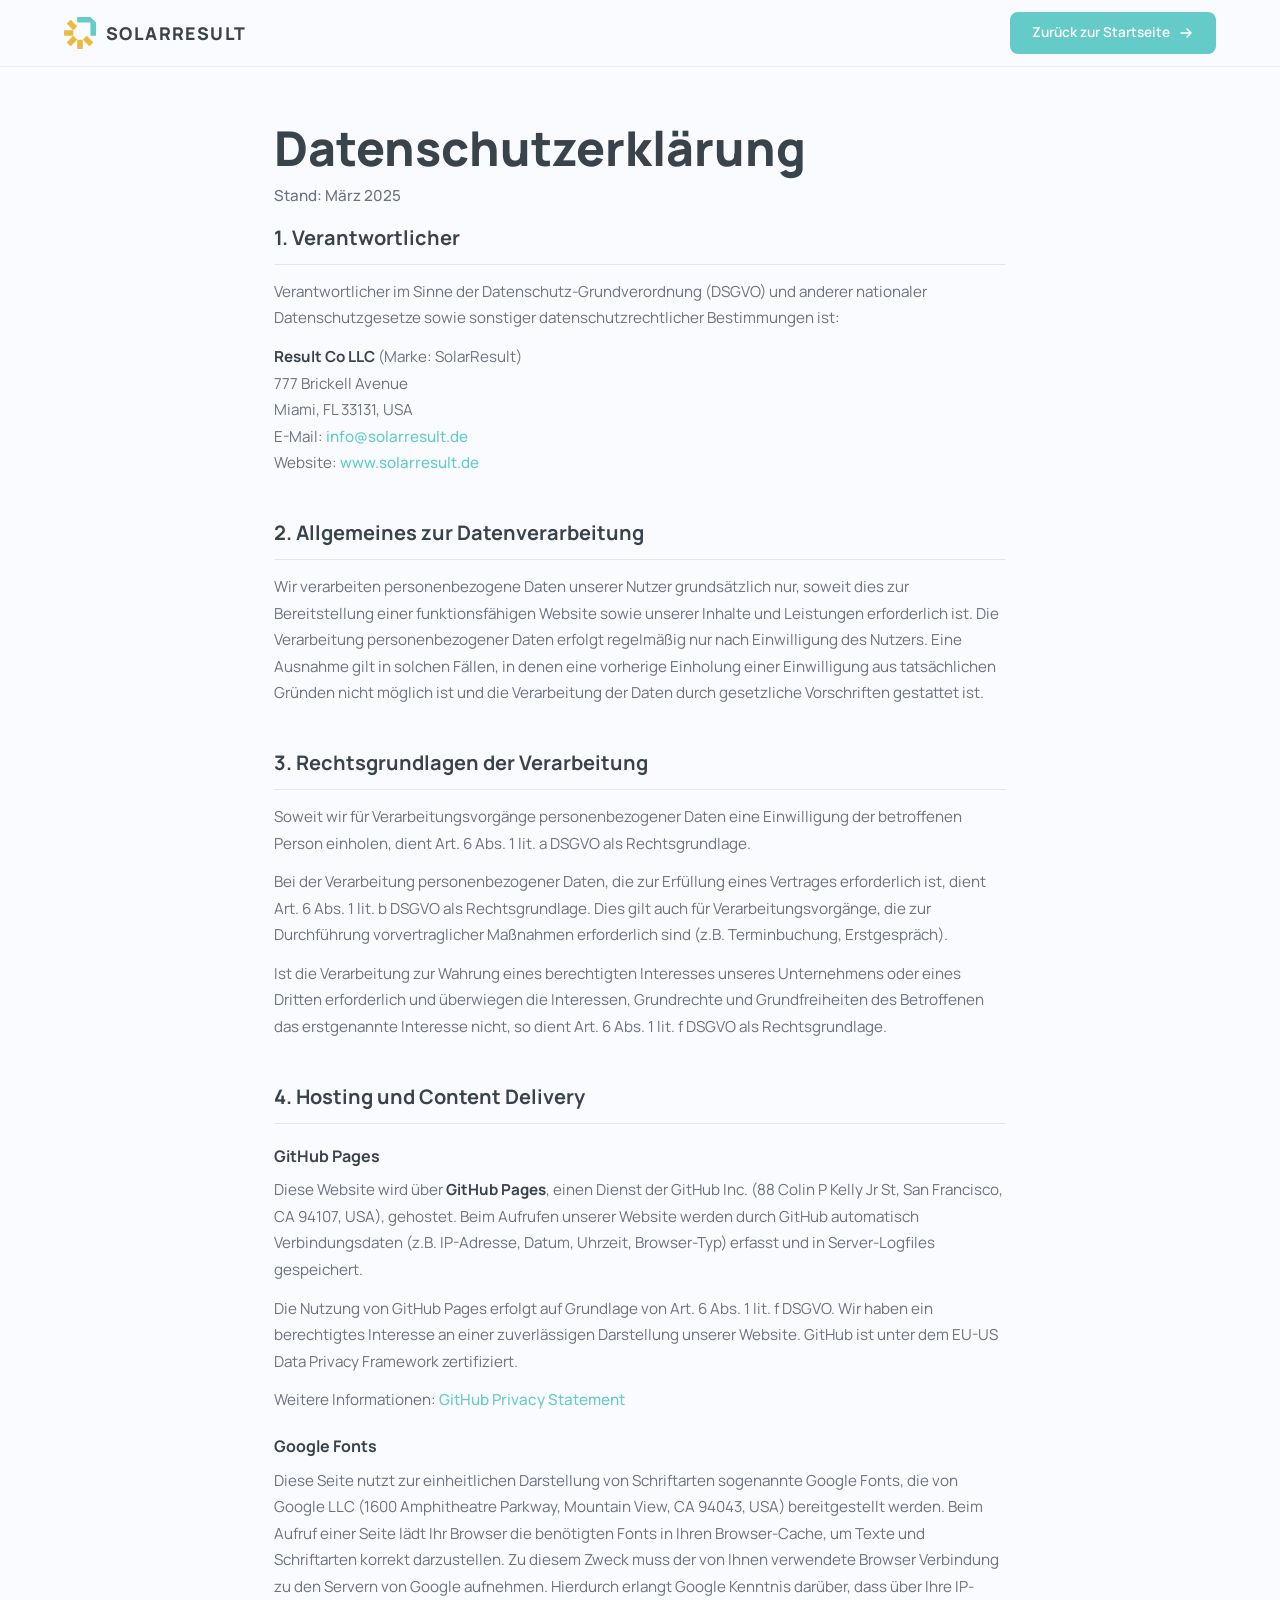
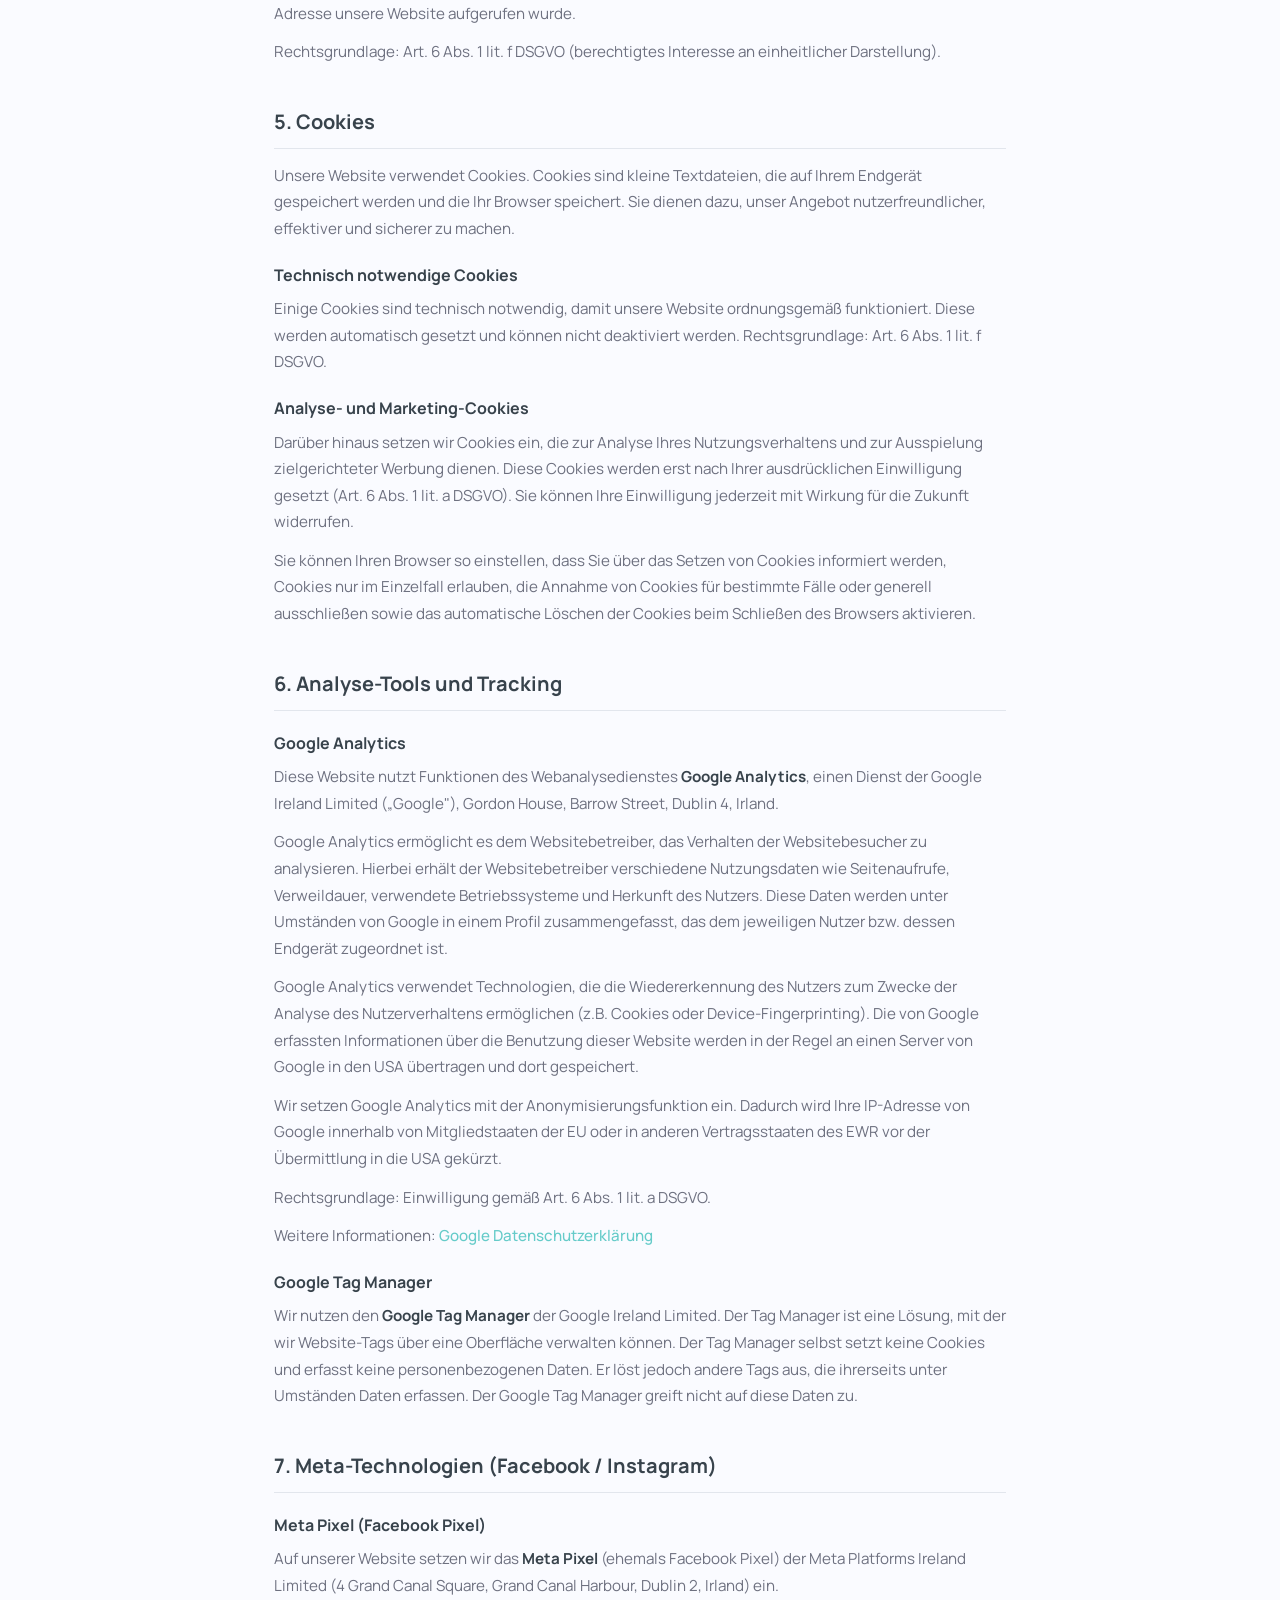
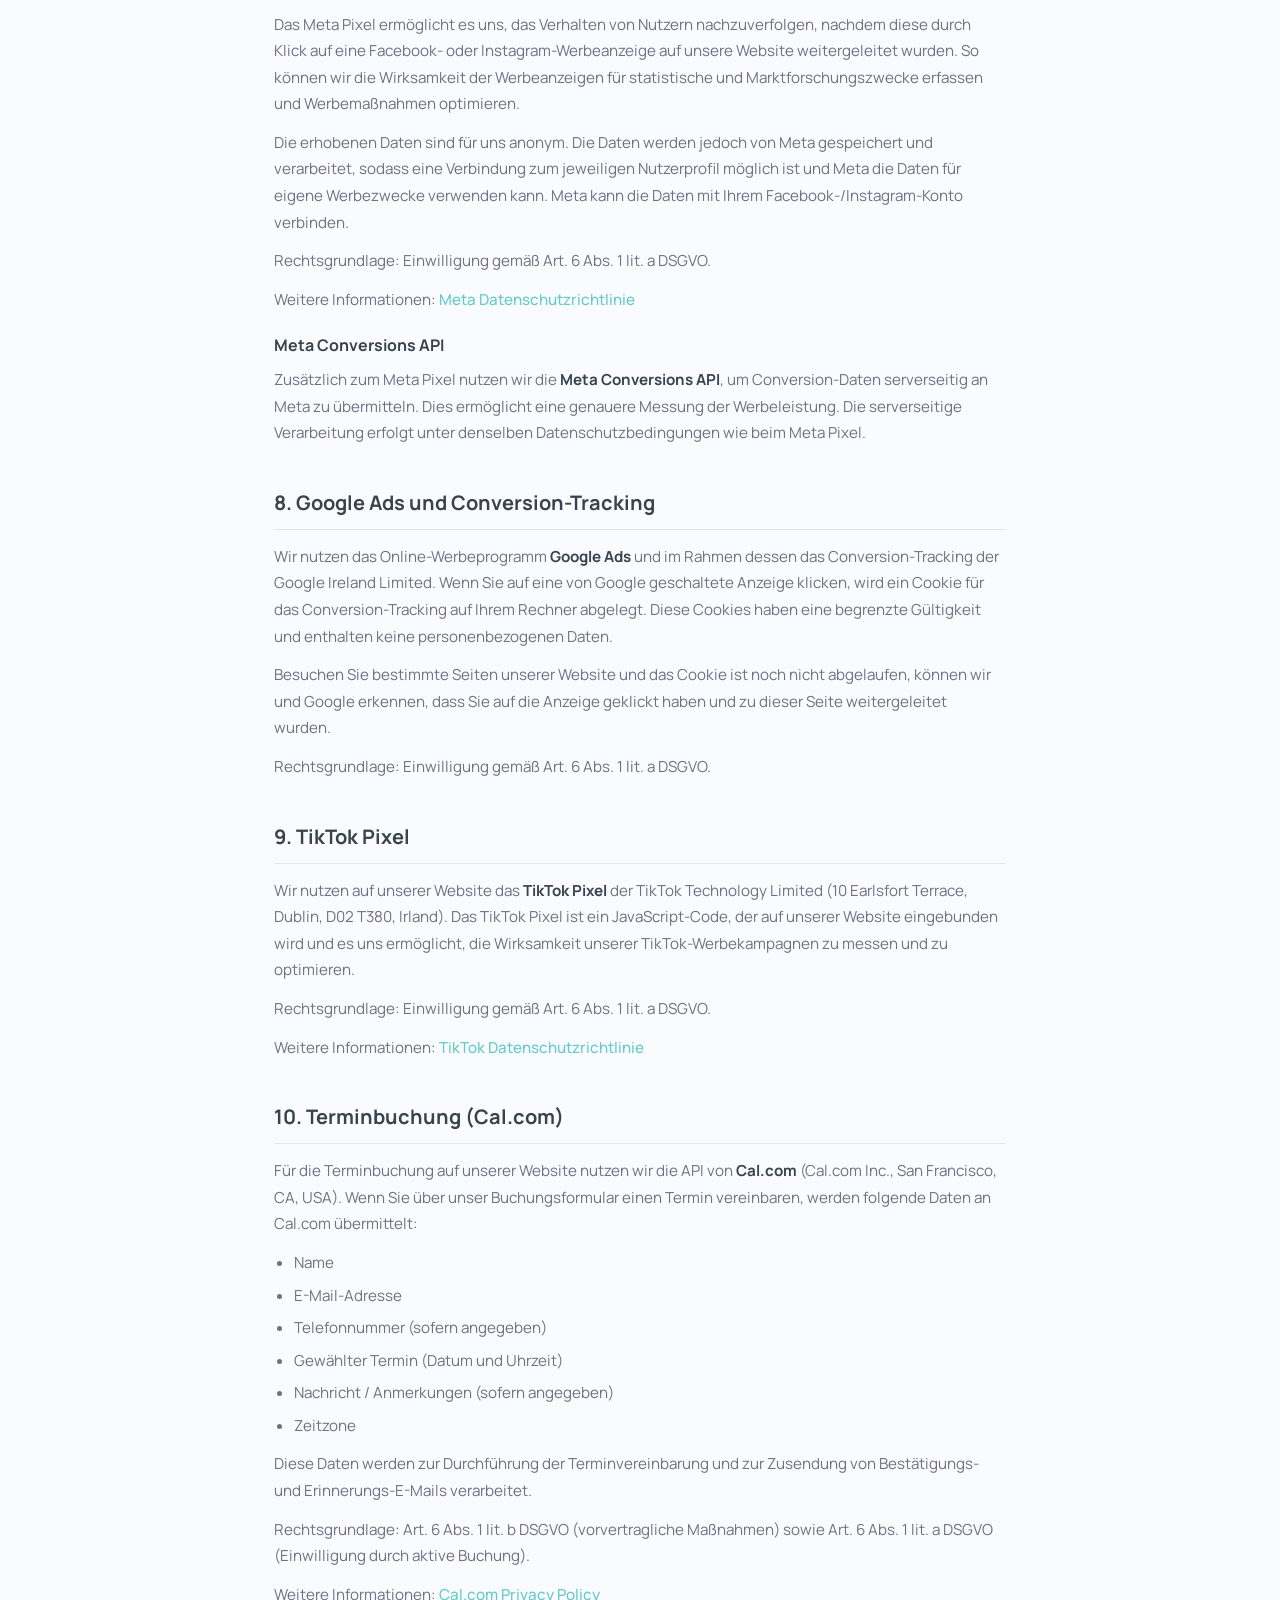
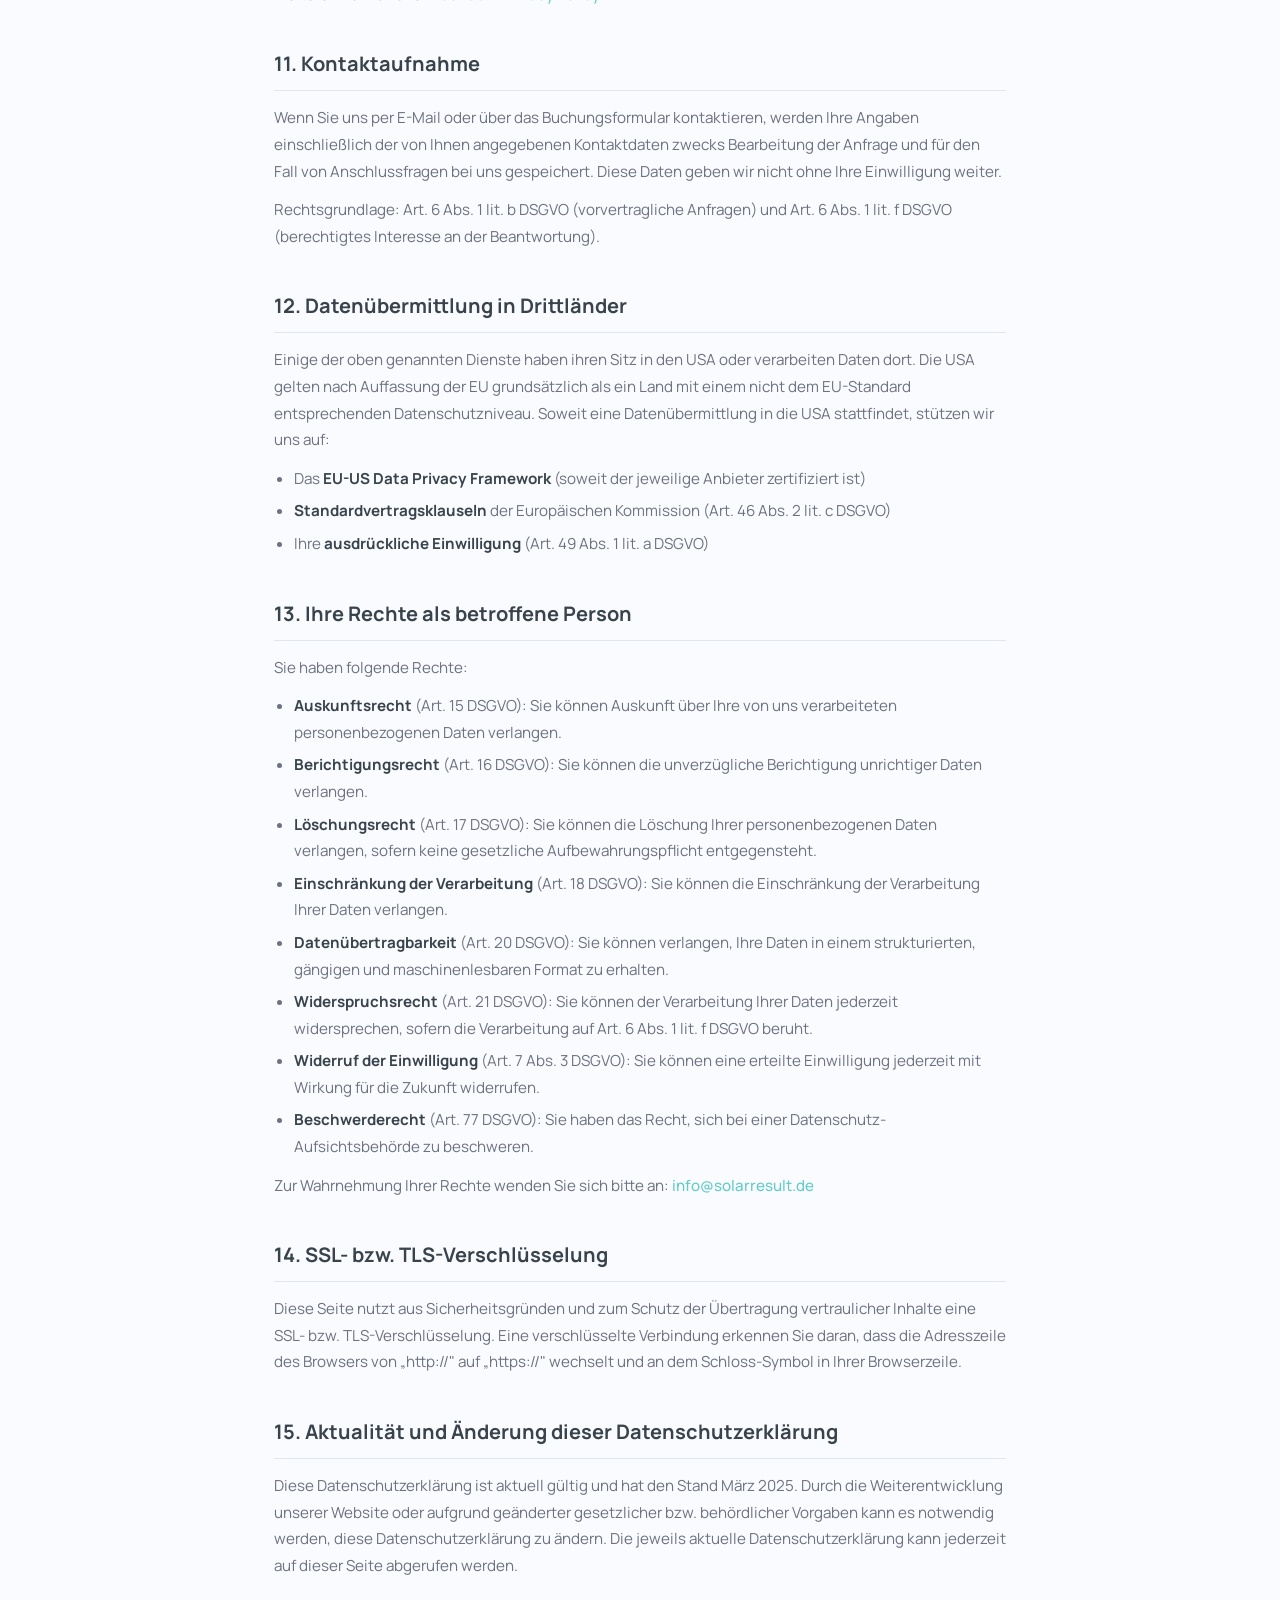
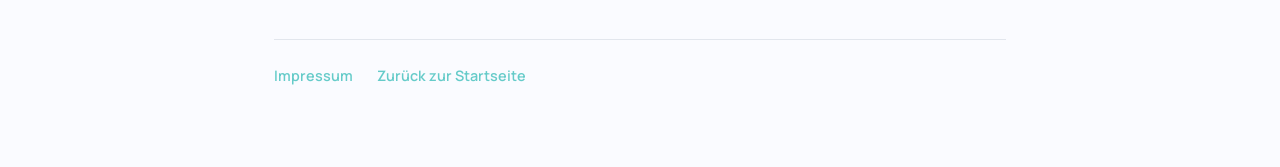
<file: datenschutz/index.html>
<!DOCTYPE html>
<html lang="de">
<head>
    <meta charset="UTF-8">
    <meta name="viewport" content="width=device-width, initial-scale=1.0">
    <title>Datenschutzerklärung | SolarResult</title>
    <meta name="description" content="Datenschutzerklärung von SolarResult. Informationen zu Cookies, Tracking, Meta Pixel, Google Analytics und Ihren Rechten.">
    <meta name="robots" content="noindex, nofollow">
    <link rel="canonical" href="https://solarresult.de/datenschutz/">
    <link rel="icon" type="image/png" sizes="32x32" href="/Branding Assets/Logo files/Favicon 32x32 and 16x16/32x32.png">
    <link rel="preconnect" href="https://fonts.googleapis.com">
    <link rel="preconnect" href="https://fonts.gstatic.com" crossorigin>
    <link href="https://fonts.googleapis.com/css2?family=Manrope:wght@400;500;600;700;800&display=swap" rel="stylesheet">
    <link rel="stylesheet" href="/styles.css">
    <link rel="stylesheet" href="/legal.css">

    <!-- Meta Pixel Code -->
    <script>
    !function(f,b,e,v,n,t,s)
    {if(f.fbq)return;n=f.fbq=function(){n.callMethod?
    n.callMethod.apply(n,arguments):n.queue.push(arguments)};
    if(!f._fbq)f._fbq=n;n.push=n;n.loaded=!0;n.version='2.0';
    n.queue=[];t=b.createElement(e);t.async=!0;
    t.src=v;s=b.getElementsByTagName(e)[0];
    s.parentNode.insertBefore(t,s)}(window, document,'script',
    'https://connect.facebook.net/en_US/fbevents.js');
    fbq('init', '1769505890332213');
    fbq('track', 'PageView');
    </script>
    <noscript><img height="1" width="1" style="display:none"
    src="https://www.facebook.com/tr?id=1769505890332213&ev=PageView&noscript=1"/></noscript>
</head>
<body>

    <!-- Navigation -->
    <nav class="navbar scrolled" id="navbar">
        <div class="nav-container">
            <a href="/" class="nav-logo">
                <svg class="logo-emblem" viewBox="0 0 397.09 397.04" width="32" height="32">
                    <path fill="#65CBC9" d="M397.09,73.24v154.4c0,2.97-2.4,5.37-5.38,5.37h-58.03c-2.97,0-5.38-2.4-5.38-5.37V74.27c0-2.97-2.4-5.38-5.37-5.38h-153.43c-2.97,0-5.37-2.4-5.37-5.38V5.38c0-2.97,2.4-5.38,5.37-5.38h154.35c2.85,0,5.59,1.13,7.6,3.15l62.49,62.49c2.02,2.02,3.15,4.75,3.15,7.6"/>
                    <path fill="#EDBA40" d="M0,170.2v56.63c0,3.35,2.72,6.07,6.07,6.07h103.36c3.35,0,6.07-2.72,6.07-6.07v-56.63c0-3.35-2.72-6.07-6.07-6.07H6.07c-3.35,0-6.07,2.72-6.07,6.07"/>
                    <path fill="#EDBA40" d="M78.19,38.06l-40.12,40.12c-2.37,2.37-2.37,6.21,0,8.58l73.13,73.08c2.37,2.37,6.21,2.37,8.58,0l40.07-40.11c2.37-2.37,2.36-6.21,0-8.58L86.77,38.06c-2.37-2.37-6.21-2.37-8.58,0"/>
                    <path fill="#EDBA40" d="M159.85,285.89l-73.08,73.08c-2.37,2.37-6.21,2.37-8.58,0l-40.12-40.12c-2.37-2.37-2.37-6.21,0-8.58l73.13-73.08c2.38-2.37,6.22-2.37,8.59,0l40.07,40.11c2.37,2.37,2.37,6.21,0,8.58"/>
                    <path fill="#EDBA40" d="M232.96,287.67v103.3c0,3.35-2.72,6.07-6.07,6.07h-56.69c-3.35,0-6.07-2.72-6.07-6.07v-103.3c0-3.35,2.72-6.07,6.07-6.07h56.69c3.35,0,6.07,2.72,6.07,6.07"/>
                    <path fill="#EDBA40" d="M359.03,318.85l-40.12,40.12c-2.37,2.37-6.21,2.37-8.58,0l-73.08-73.08c-2.37-2.37-2.37-6.21,0-8.58l40.07-40.12c2.37-2.37,6.21-2.37,8.59,0l73.13,73.07c2.37,2.38,2.37,6.22,0,8.59"/>
                </svg>
                <span class="logo-text">SOLARRESULT</span>
            </a>
            <a href="/" class="nav-cta">
                Zurück zur Startseite
                <svg width="16" height="16" viewBox="0 0 16 16" fill="none">
                    <path d="M3 8h10M9 4l4 4-4 4" stroke="currentColor" stroke-width="1.5" stroke-linecap="round" stroke-linejoin="round"/>
                </svg>
            </a>
        </div>
    </nav>

    <main class="legal-page">
        <div class="legal-container">
            <h1>Datenschutzerklärung</h1>
            <p class="legal-subtitle">Stand: März 2025</p>

            <!-- 1. Verantwortlicher -->
            <section>
                <h2>1. Verantwortlicher</h2>
                <p>
                    Verantwortlicher im Sinne der Datenschutz-Grundverordnung (DSGVO) und anderer
                    nationaler Datenschutzgesetze sowie sonstiger datenschutzrechtlicher Bestimmungen ist:
                </p>
                <p>
                    <strong>Result Co LLC</strong> (Marke: SolarResult)<br>
                    777 Brickell Avenue<br>
                    Miami, FL 33131, USA<br>
                    E-Mail: <a href="mailto:info@solarresult.de">info@solarresult.de</a><br>
                    Website: <a href="https://solarresult.de">www.solarresult.de</a>
                </p>
            </section>

            <!-- 2. Allgemeines -->
            <section>
                <h2>2. Allgemeines zur Datenverarbeitung</h2>
                <p>
                    Wir verarbeiten personenbezogene Daten unserer Nutzer grundsätzlich nur, soweit dies
                    zur Bereitstellung einer funktionsfähigen Website sowie unserer Inhalte und Leistungen
                    erforderlich ist. Die Verarbeitung personenbezogener Daten erfolgt regelmäßig nur nach
                    Einwilligung des Nutzers. Eine Ausnahme gilt in solchen Fällen, in denen eine vorherige
                    Einholung einer Einwilligung aus tatsächlichen Gründen nicht möglich ist und die
                    Verarbeitung der Daten durch gesetzliche Vorschriften gestattet ist.
                </p>
            </section>

            <!-- 3. Rechtsgrundlagen -->
            <section>
                <h2>3. Rechtsgrundlagen der Verarbeitung</h2>
                <p>
                    Soweit wir für Verarbeitungsvorgänge personenbezogener Daten eine Einwilligung der
                    betroffenen Person einholen, dient Art. 6 Abs. 1 lit. a DSGVO als Rechtsgrundlage.
                </p>
                <p>
                    Bei der Verarbeitung personenbezogener Daten, die zur Erfüllung eines Vertrages
                    erforderlich ist, dient Art. 6 Abs. 1 lit. b DSGVO als Rechtsgrundlage. Dies gilt
                    auch für Verarbeitungsvorgänge, die zur Durchführung vorvertraglicher Maßnahmen
                    erforderlich sind (z.B. Terminbuchung, Erstgespräch).
                </p>
                <p>
                    Ist die Verarbeitung zur Wahrung eines berechtigten Interesses unseres Unternehmens
                    oder eines Dritten erforderlich und überwiegen die Interessen, Grundrechte und
                    Grundfreiheiten des Betroffenen das erstgenannte Interesse nicht, so dient Art. 6
                    Abs. 1 lit. f DSGVO als Rechtsgrundlage.
                </p>
            </section>

            <!-- 4. Hosting -->
            <section>
                <h2>4. Hosting und Content Delivery</h2>

                <h3>GitHub Pages</h3>
                <p>
                    Diese Website wird über <strong>GitHub Pages</strong>, einen Dienst der GitHub Inc.
                    (88 Colin P Kelly Jr St, San Francisco, CA 94107, USA), gehostet. Beim Aufrufen
                    unserer Website werden durch GitHub automatisch Verbindungsdaten (z.B. IP-Adresse,
                    Datum, Uhrzeit, Browser-Typ) erfasst und in Server-Logfiles gespeichert.
                </p>
                <p>
                    Die Nutzung von GitHub Pages erfolgt auf Grundlage von Art. 6 Abs. 1 lit. f DSGVO.
                    Wir haben ein berechtigtes Interesse an einer zuverlässigen Darstellung unserer Website.
                    GitHub ist unter dem EU-US Data Privacy Framework zertifiziert.
                </p>
                <p>
                    Weitere Informationen: <a href="https://docs.github.com/en/site-policy/privacy-policies/github-general-privacy-statement" target="_blank" rel="noopener noreferrer">GitHub Privacy Statement</a>
                </p>

                <h3>Google Fonts</h3>
                <p>
                    Diese Seite nutzt zur einheitlichen Darstellung von Schriftarten sogenannte Google Fonts,
                    die von Google LLC (1600 Amphitheatre Parkway, Mountain View, CA 94043, USA) bereitgestellt
                    werden. Beim Aufruf einer Seite lädt Ihr Browser die benötigten Fonts in Ihren Browser-Cache,
                    um Texte und Schriftarten korrekt darzustellen. Zu diesem Zweck muss der von Ihnen verwendete
                    Browser Verbindung zu den Servern von Google aufnehmen. Hierdurch erlangt Google Kenntnis
                    darüber, dass über Ihre IP-Adresse unsere Website aufgerufen wurde.
                </p>
                <p>
                    Rechtsgrundlage: Art. 6 Abs. 1 lit. f DSGVO (berechtigtes Interesse an einheitlicher Darstellung).
                </p>
            </section>

            <!-- 5. Cookies -->
            <section>
                <h2>5. Cookies</h2>
                <p>
                    Unsere Website verwendet Cookies. Cookies sind kleine Textdateien, die auf Ihrem
                    Endgerät gespeichert werden und die Ihr Browser speichert. Sie dienen dazu, unser
                    Angebot nutzerfreundlicher, effektiver und sicherer zu machen.
                </p>

                <h3>Technisch notwendige Cookies</h3>
                <p>
                    Einige Cookies sind technisch notwendig, damit unsere Website ordnungsgemäß funktioniert.
                    Diese werden automatisch gesetzt und können nicht deaktiviert werden.
                    Rechtsgrundlage: Art. 6 Abs. 1 lit. f DSGVO.
                </p>

                <h3>Analyse- und Marketing-Cookies</h3>
                <p>
                    Darüber hinaus setzen wir Cookies ein, die zur Analyse Ihres Nutzungsverhaltens und
                    zur Ausspielung zielgerichteter Werbung dienen. Diese Cookies werden erst nach Ihrer
                    ausdrücklichen Einwilligung gesetzt (Art. 6 Abs. 1 lit. a DSGVO). Sie können Ihre
                    Einwilligung jederzeit mit Wirkung für die Zukunft widerrufen.
                </p>
                <p>
                    Sie können Ihren Browser so einstellen, dass Sie über das Setzen von Cookies informiert
                    werden, Cookies nur im Einzelfall erlauben, die Annahme von Cookies für bestimmte Fälle
                    oder generell ausschließen sowie das automatische Löschen der Cookies beim Schließen des
                    Browsers aktivieren.
                </p>
            </section>

            <!-- 6. Analyse-Tools -->
            <section>
                <h2>6. Analyse-Tools und Tracking</h2>

                <h3>Google Analytics</h3>
                <p>
                    Diese Website nutzt Funktionen des Webanalysedienstes <strong>Google Analytics</strong>,
                    einen Dienst der Google Ireland Limited („Google"), Gordon House, Barrow Street,
                    Dublin 4, Irland.
                </p>
                <p>
                    Google Analytics ermöglicht es dem Websitebetreiber, das Verhalten der Websitebesucher
                    zu analysieren. Hierbei erhält der Websitebetreiber verschiedene Nutzungsdaten wie
                    Seitenaufrufe, Verweildauer, verwendete Betriebssysteme und Herkunft des Nutzers.
                    Diese Daten werden unter Umständen von Google in einem Profil zusammengefasst, das
                    dem jeweiligen Nutzer bzw. dessen Endgerät zugeordnet ist.
                </p>
                <p>
                    Google Analytics verwendet Technologien, die die Wiedererkennung des Nutzers zum
                    Zwecke der Analyse des Nutzerverhaltens ermöglichen (z.B. Cookies oder
                    Device-Fingerprinting). Die von Google erfassten Informationen über die Benutzung
                    dieser Website werden in der Regel an einen Server von Google in den USA übertragen
                    und dort gespeichert.
                </p>
                <p>
                    Wir setzen Google Analytics mit der Anonymisierungsfunktion ein. Dadurch wird Ihre
                    IP-Adresse von Google innerhalb von Mitgliedstaaten der EU oder in anderen
                    Vertragsstaaten des EWR vor der Übermittlung in die USA gekürzt.
                </p>
                <p>
                    Rechtsgrundlage: Einwilligung gemäß Art. 6 Abs. 1 lit. a DSGVO.
                </p>
                <p>
                    Weitere Informationen: <a href="https://policies.google.com/privacy" target="_blank" rel="noopener noreferrer">Google Datenschutzerklärung</a>
                </p>

                <h3>Google Tag Manager</h3>
                <p>
                    Wir nutzen den <strong>Google Tag Manager</strong> der Google Ireland Limited.
                    Der Tag Manager ist eine Lösung, mit der wir Website-Tags über eine Oberfläche
                    verwalten können. Der Tag Manager selbst setzt keine Cookies und erfasst keine
                    personenbezogenen Daten. Er löst jedoch andere Tags aus, die ihrerseits unter
                    Umständen Daten erfassen. Der Google Tag Manager greift nicht auf diese Daten zu.
                </p>
            </section>

            <!-- 7. Meta / Facebook -->
            <section>
                <h2>7. Meta-Technologien (Facebook / Instagram)</h2>

                <h3>Meta Pixel (Facebook Pixel)</h3>
                <p>
                    Auf unserer Website setzen wir das <strong>Meta Pixel</strong> (ehemals Facebook Pixel)
                    der Meta Platforms Ireland Limited (4 Grand Canal Square, Grand Canal Harbour,
                    Dublin 2, Irland) ein.
                </p>
                <p>
                    Das Meta Pixel ermöglicht es uns, das Verhalten von Nutzern nachzuverfolgen, nachdem
                    diese durch Klick auf eine Facebook- oder Instagram-Werbeanzeige auf unsere Website
                    weitergeleitet wurden. So können wir die Wirksamkeit der Werbeanzeigen für statistische
                    und Marktforschungszwecke erfassen und Werbemaßnahmen optimieren.
                </p>
                <p>
                    Die erhobenen Daten sind für uns anonym. Die Daten werden jedoch von Meta gespeichert
                    und verarbeitet, sodass eine Verbindung zum jeweiligen Nutzerprofil möglich ist und
                    Meta die Daten für eigene Werbezwecke verwenden kann. Meta kann die Daten mit Ihrem
                    Facebook-/Instagram-Konto verbinden.
                </p>
                <p>
                    Rechtsgrundlage: Einwilligung gemäß Art. 6 Abs. 1 lit. a DSGVO.
                </p>
                <p>
                    Weitere Informationen: <a href="https://www.facebook.com/privacy/explanation" target="_blank" rel="noopener noreferrer">Meta Datenschutzrichtlinie</a>
                </p>

                <h3>Meta Conversions API</h3>
                <p>
                    Zusätzlich zum Meta Pixel nutzen wir die <strong>Meta Conversions API</strong>,
                    um Conversion-Daten serverseitig an Meta zu übermitteln. Dies ermöglicht eine
                    genauere Messung der Werbeleistung. Die serverseitige Verarbeitung erfolgt unter
                    denselben Datenschutzbedingungen wie beim Meta Pixel.
                </p>
            </section>

            <!-- 8. Google Ads -->
            <section>
                <h2>8. Google Ads und Conversion-Tracking</h2>
                <p>
                    Wir nutzen das Online-Werbeprogramm <strong>Google Ads</strong> und im Rahmen
                    dessen das Conversion-Tracking der Google Ireland Limited. Wenn Sie auf eine von
                    Google geschaltete Anzeige klicken, wird ein Cookie für das Conversion-Tracking
                    auf Ihrem Rechner abgelegt. Diese Cookies haben eine begrenzte Gültigkeit und
                    enthalten keine personenbezogenen Daten.
                </p>
                <p>
                    Besuchen Sie bestimmte Seiten unserer Website und das Cookie ist noch nicht
                    abgelaufen, können wir und Google erkennen, dass Sie auf die Anzeige geklickt
                    haben und zu dieser Seite weitergeleitet wurden.
                </p>
                <p>
                    Rechtsgrundlage: Einwilligung gemäß Art. 6 Abs. 1 lit. a DSGVO.
                </p>
            </section>

            <!-- 9. TikTok -->
            <section>
                <h2>9. TikTok Pixel</h2>
                <p>
                    Wir nutzen auf unserer Website das <strong>TikTok Pixel</strong> der TikTok
                    Technology Limited (10 Earlsfort Terrace, Dublin, D02 T380, Irland). Das
                    TikTok Pixel ist ein JavaScript-Code, der auf unserer Website eingebunden wird
                    und es uns ermöglicht, die Wirksamkeit unserer TikTok-Werbekampagnen zu messen
                    und zu optimieren.
                </p>
                <p>
                    Rechtsgrundlage: Einwilligung gemäß Art. 6 Abs. 1 lit. a DSGVO.
                </p>
                <p>
                    Weitere Informationen: <a href="https://www.tiktok.com/legal/privacy-policy" target="_blank" rel="noopener noreferrer">TikTok Datenschutzrichtlinie</a>
                </p>
            </section>

            <!-- 10. Cal.com -->
            <section>
                <h2>10. Terminbuchung (Cal.com)</h2>
                <p>
                    Für die Terminbuchung auf unserer Website nutzen wir die API von <strong>Cal.com</strong>
                    (Cal.com Inc., San Francisco, CA, USA). Wenn Sie über unser Buchungsformular einen
                    Termin vereinbaren, werden folgende Daten an Cal.com übermittelt:
                </p>
                <ul>
                    <li>Name</li>
                    <li>E-Mail-Adresse</li>
                    <li>Telefonnummer (sofern angegeben)</li>
                    <li>Gewählter Termin (Datum und Uhrzeit)</li>
                    <li>Nachricht / Anmerkungen (sofern angegeben)</li>
                    <li>Zeitzone</li>
                </ul>
                <p>
                    Diese Daten werden zur Durchführung der Terminvereinbarung und zur Zusendung von
                    Bestätigungs- und Erinnerungs-E-Mails verarbeitet.
                </p>
                <p>
                    Rechtsgrundlage: Art. 6 Abs. 1 lit. b DSGVO (vorvertragliche Maßnahmen) sowie
                    Art. 6 Abs. 1 lit. a DSGVO (Einwilligung durch aktive Buchung).
                </p>
                <p>
                    Weitere Informationen: <a href="https://cal.com/privacy" target="_blank" rel="noopener noreferrer">Cal.com Privacy Policy</a>
                </p>
            </section>

            <!-- 11. Kontaktaufnahme -->
            <section>
                <h2>11. Kontaktaufnahme</h2>
                <p>
                    Wenn Sie uns per E-Mail oder über das Buchungsformular kontaktieren, werden Ihre
                    Angaben einschließlich der von Ihnen angegebenen Kontaktdaten zwecks Bearbeitung
                    der Anfrage und für den Fall von Anschlussfragen bei uns gespeichert. Diese Daten
                    geben wir nicht ohne Ihre Einwilligung weiter.
                </p>
                <p>
                    Rechtsgrundlage: Art. 6 Abs. 1 lit. b DSGVO (vorvertragliche Anfragen) und
                    Art. 6 Abs. 1 lit. f DSGVO (berechtigtes Interesse an der Beantwortung).
                </p>
            </section>

            <!-- 12. Datenübermittlung Drittland -->
            <section>
                <h2>12. Datenübermittlung in Drittländer</h2>
                <p>
                    Einige der oben genannten Dienste haben ihren Sitz in den USA oder verarbeiten
                    Daten dort. Die USA gelten nach Auffassung der EU grundsätzlich als ein Land mit
                    einem nicht dem EU-Standard entsprechenden Datenschutzniveau. Soweit eine
                    Datenübermittlung in die USA stattfindet, stützen wir uns auf:
                </p>
                <ul>
                    <li>Das <strong>EU-US Data Privacy Framework</strong> (soweit der jeweilige Anbieter zertifiziert ist)</li>
                    <li><strong>Standardvertragsklauseln</strong> der Europäischen Kommission (Art. 46 Abs. 2 lit. c DSGVO)</li>
                    <li>Ihre <strong>ausdrückliche Einwilligung</strong> (Art. 49 Abs. 1 lit. a DSGVO)</li>
                </ul>
            </section>

            <!-- 13. Betroffenenrechte -->
            <section>
                <h2>13. Ihre Rechte als betroffene Person</h2>
                <p>Sie haben folgende Rechte:</p>
                <ul>
                    <li><strong>Auskunftsrecht</strong> (Art. 15 DSGVO): Sie können Auskunft über Ihre von uns verarbeiteten personenbezogenen Daten verlangen.</li>
                    <li><strong>Berichtigungsrecht</strong> (Art. 16 DSGVO): Sie können die unverzügliche Berichtigung unrichtiger Daten verlangen.</li>
                    <li><strong>Löschungsrecht</strong> (Art. 17 DSGVO): Sie können die Löschung Ihrer personenbezogenen Daten verlangen, sofern keine gesetzliche Aufbewahrungspflicht entgegensteht.</li>
                    <li><strong>Einschränkung der Verarbeitung</strong> (Art. 18 DSGVO): Sie können die Einschränkung der Verarbeitung Ihrer Daten verlangen.</li>
                    <li><strong>Datenübertragbarkeit</strong> (Art. 20 DSGVO): Sie können verlangen, Ihre Daten in einem strukturierten, gängigen und maschinenlesbaren Format zu erhalten.</li>
                    <li><strong>Widerspruchsrecht</strong> (Art. 21 DSGVO): Sie können der Verarbeitung Ihrer Daten jederzeit widersprechen, sofern die Verarbeitung auf Art. 6 Abs. 1 lit. f DSGVO beruht.</li>
                    <li><strong>Widerruf der Einwilligung</strong> (Art. 7 Abs. 3 DSGVO): Sie können eine erteilte Einwilligung jederzeit mit Wirkung für die Zukunft widerrufen.</li>
                    <li><strong>Beschwerderecht</strong> (Art. 77 DSGVO): Sie haben das Recht, sich bei einer Datenschutz-Aufsichtsbehörde zu beschweren.</li>
                </ul>
                <p>
                    Zur Wahrnehmung Ihrer Rechte wenden Sie sich bitte an:
                    <a href="mailto:info@solarresult.de">info@solarresult.de</a>
                </p>
            </section>

            <!-- 14. Datensicherheit -->
            <section>
                <h2>14. SSL- bzw. TLS-Verschlüsselung</h2>
                <p>
                    Diese Seite nutzt aus Sicherheitsgründen und zum Schutz der Übertragung vertraulicher
                    Inhalte eine SSL- bzw. TLS-Verschlüsselung. Eine verschlüsselte Verbindung erkennen
                    Sie daran, dass die Adresszeile des Browsers von „http://" auf „https://" wechselt
                    und an dem Schloss-Symbol in Ihrer Browserzeile.
                </p>
            </section>

            <!-- 15. Aktualität -->
            <section>
                <h2>15. Aktualität und Änderung dieser Datenschutzerklärung</h2>
                <p>
                    Diese Datenschutzerklärung ist aktuell gültig und hat den Stand März 2025. Durch die
                    Weiterentwicklung unserer Website oder aufgrund geänderter gesetzlicher bzw. behördlicher
                    Vorgaben kann es notwendig werden, diese Datenschutzerklärung zu ändern. Die jeweils
                    aktuelle Datenschutzerklärung kann jederzeit auf dieser Seite abgerufen werden.
                </p>
            </section>

            <div class="legal-footer-links">
                <a href="/impressum/">Impressum</a>
                <a href="/">Zurück zur Startseite</a>
            </div>
        </div>
    </main>

</body>
</html>
</file>
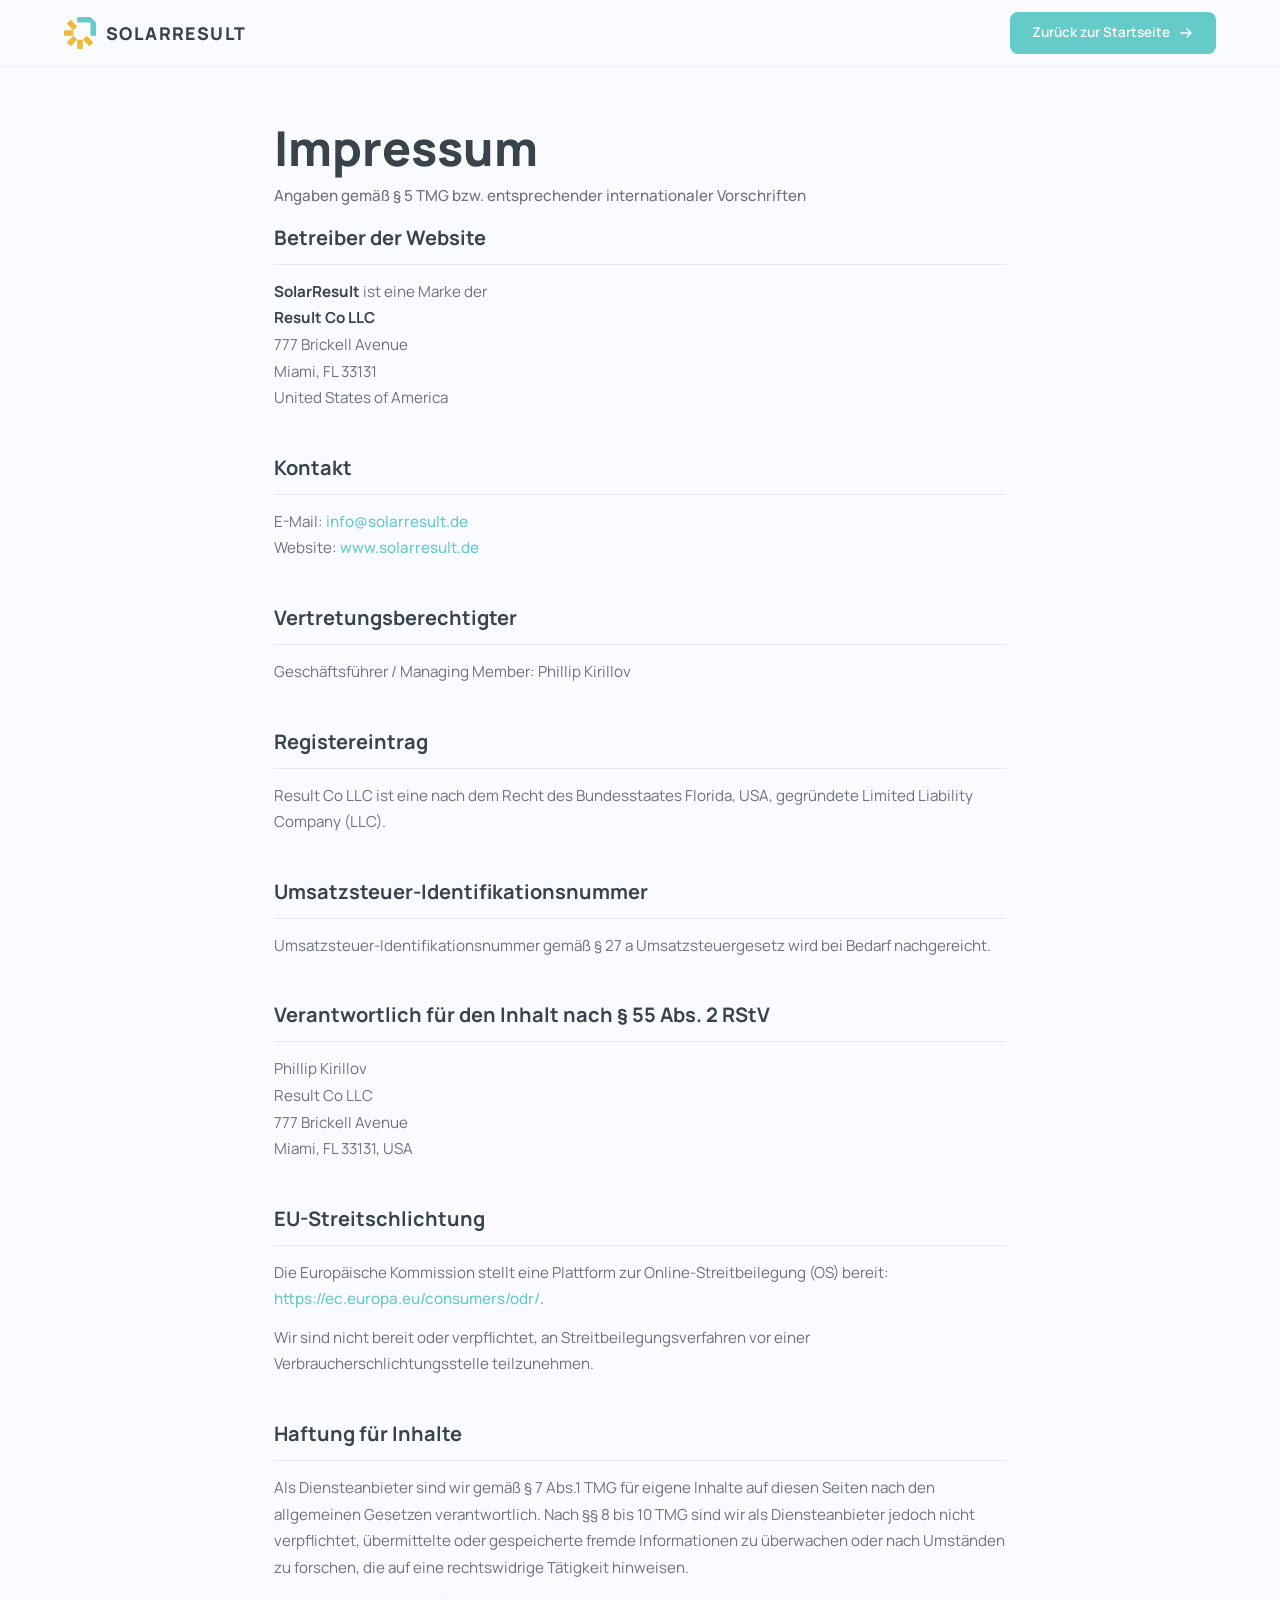
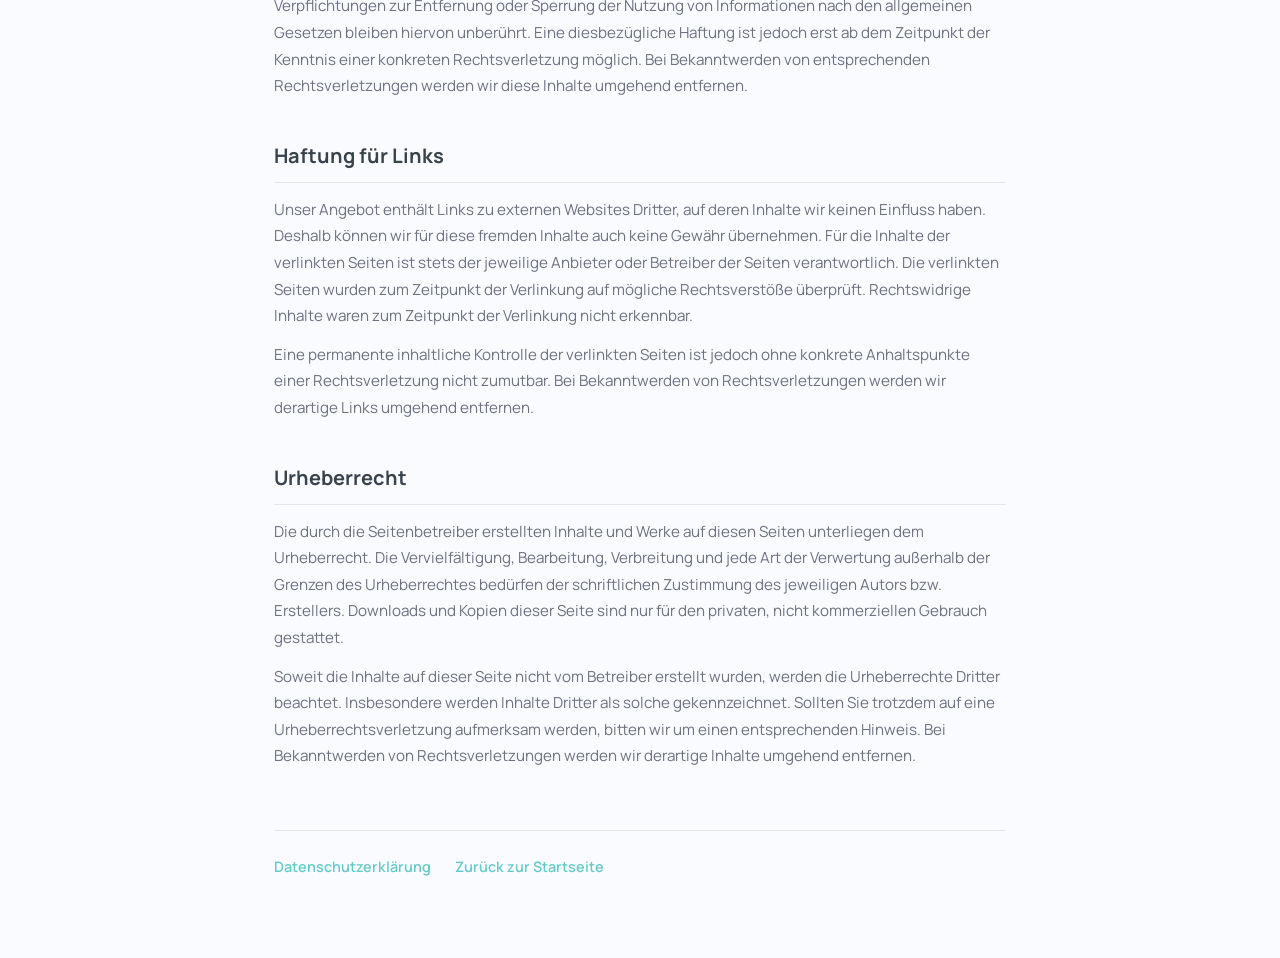
<file: impressum/index.html>
<!DOCTYPE html>
<html lang="de">
<head>
    <meta charset="UTF-8">
    <meta name="viewport" content="width=device-width, initial-scale=1.0">
    <title>Impressum | SolarResult</title>
    <meta name="description" content="Impressum von SolarResult, einer Marke der Result Co LLC, 777 Brickell Avenue, Miami, FL 33131.">
    <meta name="robots" content="noindex, nofollow">
    <link rel="canonical" href="https://solarresult.de/impressum/">
    <link rel="icon" type="image/png" sizes="32x32" href="/Branding Assets/Logo files/Favicon 32x32 and 16x16/32x32.png">
    <link rel="preconnect" href="https://fonts.googleapis.com">
    <link rel="preconnect" href="https://fonts.gstatic.com" crossorigin>
    <link href="https://fonts.googleapis.com/css2?family=Manrope:wght@400;500;600;700;800&display=swap" rel="stylesheet">
    <link rel="stylesheet" href="/styles.css">
    <link rel="stylesheet" href="/legal.css">

    <!-- Meta Pixel Code -->
    <script>
    !function(f,b,e,v,n,t,s)
    {if(f.fbq)return;n=f.fbq=function(){n.callMethod?
    n.callMethod.apply(n,arguments):n.queue.push(arguments)};
    if(!f._fbq)f._fbq=n;n.push=n;n.loaded=!0;n.version='2.0';
    n.queue=[];t=b.createElement(e);t.async=!0;
    t.src=v;s=b.getElementsByTagName(e)[0];
    s.parentNode.insertBefore(t,s)}(window, document,'script',
    'https://connect.facebook.net/en_US/fbevents.js');
    fbq('init', '1769505890332213');
    fbq('track', 'PageView');
    </script>
    <noscript><img height="1" width="1" style="display:none"
    src="https://www.facebook.com/tr?id=1769505890332213&ev=PageView&noscript=1"/></noscript>
</head>
<body>

    <!-- Navigation -->
    <nav class="navbar scrolled" id="navbar">
        <div class="nav-container">
            <a href="/" class="nav-logo">
                <svg class="logo-emblem" viewBox="0 0 397.09 397.04" width="32" height="32">
                    <path fill="#65CBC9" d="M397.09,73.24v154.4c0,2.97-2.4,5.37-5.38,5.37h-58.03c-2.97,0-5.38-2.4-5.38-5.37V74.27c0-2.97-2.4-5.38-5.37-5.38h-153.43c-2.97,0-5.37-2.4-5.37-5.38V5.38c0-2.97,2.4-5.38,5.37-5.38h154.35c2.85,0,5.59,1.13,7.6,3.15l62.49,62.49c2.02,2.02,3.15,4.75,3.15,7.6"/>
                    <path fill="#EDBA40" d="M0,170.2v56.63c0,3.35,2.72,6.07,6.07,6.07h103.36c3.35,0,6.07-2.72,6.07-6.07v-56.63c0-3.35-2.72-6.07-6.07-6.07H6.07c-3.35,0-6.07,2.72-6.07,6.07"/>
                    <path fill="#EDBA40" d="M78.19,38.06l-40.12,40.12c-2.37,2.37-2.37,6.21,0,8.58l73.13,73.08c2.37,2.37,6.21,2.37,8.58,0l40.07-40.11c2.37-2.37,2.36-6.21,0-8.58L86.77,38.06c-2.37-2.37-6.21-2.37-8.58,0"/>
                    <path fill="#EDBA40" d="M159.85,285.89l-73.08,73.08c-2.37,2.37-6.21,2.37-8.58,0l-40.12-40.12c-2.37-2.37-2.37-6.21,0-8.58l73.13-73.08c2.38-2.37,6.22-2.37,8.59,0l40.07,40.11c2.37,2.37,2.37,6.21,0,8.58"/>
                    <path fill="#EDBA40" d="M232.96,287.67v103.3c0,3.35-2.72,6.07-6.07,6.07h-56.69c-3.35,0-6.07-2.72-6.07-6.07v-103.3c0-3.35,2.72-6.07,6.07-6.07h56.69c3.35,0,6.07,2.72,6.07,6.07"/>
                    <path fill="#EDBA40" d="M359.03,318.85l-40.12,40.12c-2.37,2.37-6.21,2.37-8.58,0l-73.08-73.08c-2.37-2.37-2.37-6.21,0-8.58l40.07-40.12c2.37-2.37,6.21-2.37,8.59,0l73.13,73.07c2.37,2.38,2.37,6.22,0,8.59"/>
                </svg>
                <span class="logo-text">SOLARRESULT</span>
            </a>
            <a href="/" class="nav-cta">
                Zurück zur Startseite
                <svg width="16" height="16" viewBox="0 0 16 16" fill="none">
                    <path d="M3 8h10M9 4l4 4-4 4" stroke="currentColor" stroke-width="1.5" stroke-linecap="round" stroke-linejoin="round"/>
                </svg>
            </a>
        </div>
    </nav>

    <main class="legal-page">
        <div class="legal-container">
            <h1>Impressum</h1>
            <p class="legal-subtitle">Angaben gemäß § 5 TMG bzw. entsprechender internationaler Vorschriften</p>

            <section>
                <h2>Betreiber der Website</h2>
                <p>
                    <strong>SolarResult</strong> ist eine Marke der<br>
                    <strong>Result Co LLC</strong><br>
                    777 Brickell Avenue<br>
                    Miami, FL 33131<br>
                    United States of America
                </p>
            </section>

            <section>
                <h2>Kontakt</h2>
                <p>
                    E-Mail: <a href="mailto:info@solarresult.de">info@solarresult.de</a><br>
                    Website: <a href="https://solarresult.de">www.solarresult.de</a>
                </p>
            </section>

            <section>
                <h2>Vertretungsberechtigter</h2>
                <p>
                    Geschäftsführer / Managing Member: Phillip Kirillov
                </p>
            </section>

            <section>
                <h2>Registereintrag</h2>
                <p>
                    Result Co LLC ist eine nach dem Recht des Bundesstaates Florida, USA, gegründete
                    Limited Liability Company (LLC).
                </p>
            </section>

            <section>
                <h2>Umsatzsteuer-Identifikationsnummer</h2>
                <p>
                    Umsatzsteuer-Identifikationsnummer gemäß § 27 a Umsatzsteuergesetz wird bei Bedarf nachgereicht.
                </p>
            </section>

            <section>
                <h2>Verantwortlich für den Inhalt nach § 55 Abs. 2 RStV</h2>
                <p>
                    Phillip Kirillov<br>
                    Result Co LLC<br>
                    777 Brickell Avenue<br>
                    Miami, FL 33131, USA
                </p>
            </section>

            <section>
                <h2>EU-Streitschlichtung</h2>
                <p>
                    Die Europäische Kommission stellt eine Plattform zur Online-Streitbeilegung (OS) bereit:
                    <a href="https://ec.europa.eu/consumers/odr/" target="_blank" rel="noopener noreferrer">https://ec.europa.eu/consumers/odr/</a>.
                </p>
                <p>
                    Wir sind nicht bereit oder verpflichtet, an Streitbeilegungsverfahren vor einer
                    Verbraucherschlichtungsstelle teilzunehmen.
                </p>
            </section>

            <section>
                <h2>Haftung für Inhalte</h2>
                <p>
                    Als Diensteanbieter sind wir gemäß § 7 Abs.1 TMG für eigene Inhalte auf diesen Seiten
                    nach den allgemeinen Gesetzen verantwortlich. Nach §§ 8 bis 10 TMG sind wir als
                    Diensteanbieter jedoch nicht verpflichtet, übermittelte oder gespeicherte fremde
                    Informationen zu überwachen oder nach Umständen zu forschen, die auf eine rechtswidrige
                    Tätigkeit hinweisen.
                </p>
                <p>
                    Verpflichtungen zur Entfernung oder Sperrung der Nutzung von Informationen nach den
                    allgemeinen Gesetzen bleiben hiervon unberührt. Eine diesbezügliche Haftung ist jedoch
                    erst ab dem Zeitpunkt der Kenntnis einer konkreten Rechtsverletzung möglich. Bei
                    Bekanntwerden von entsprechenden Rechtsverletzungen werden wir diese Inhalte umgehend
                    entfernen.
                </p>
            </section>

            <section>
                <h2>Haftung für Links</h2>
                <p>
                    Unser Angebot enthält Links zu externen Websites Dritter, auf deren Inhalte wir keinen
                    Einfluss haben. Deshalb können wir für diese fremden Inhalte auch keine Gewähr übernehmen.
                    Für die Inhalte der verlinkten Seiten ist stets der jeweilige Anbieter oder Betreiber der
                    Seiten verantwortlich. Die verlinkten Seiten wurden zum Zeitpunkt der Verlinkung auf
                    mögliche Rechtsverstöße überprüft. Rechtswidrige Inhalte waren zum Zeitpunkt der
                    Verlinkung nicht erkennbar.
                </p>
                <p>
                    Eine permanente inhaltliche Kontrolle der verlinkten Seiten ist jedoch ohne konkrete
                    Anhaltspunkte einer Rechtsverletzung nicht zumutbar. Bei Bekanntwerden von
                    Rechtsverletzungen werden wir derartige Links umgehend entfernen.
                </p>
            </section>

            <section>
                <h2>Urheberrecht</h2>
                <p>
                    Die durch die Seitenbetreiber erstellten Inhalte und Werke auf diesen Seiten unterliegen
                    dem Urheberrecht. Die Vervielfältigung, Bearbeitung, Verbreitung und jede Art der
                    Verwertung außerhalb der Grenzen des Urheberrechtes bedürfen der schriftlichen Zustimmung
                    des jeweiligen Autors bzw. Erstellers. Downloads und Kopien dieser Seite sind nur für
                    den privaten, nicht kommerziellen Gebrauch gestattet.
                </p>
                <p>
                    Soweit die Inhalte auf dieser Seite nicht vom Betreiber erstellt wurden, werden die
                    Urheberrechte Dritter beachtet. Insbesondere werden Inhalte Dritter als solche
                    gekennzeichnet. Sollten Sie trotzdem auf eine Urheberrechtsverletzung aufmerksam werden,
                    bitten wir um einen entsprechenden Hinweis. Bei Bekanntwerden von Rechtsverletzungen
                    werden wir derartige Inhalte umgehend entfernen.
                </p>
            </section>

            <div class="legal-footer-links">
                <a href="/datenschutz/">Datenschutzerklärung</a>
                <a href="/">Zurück zur Startseite</a>
            </div>
        </div>
    </main>

</body>
</html>
</file>
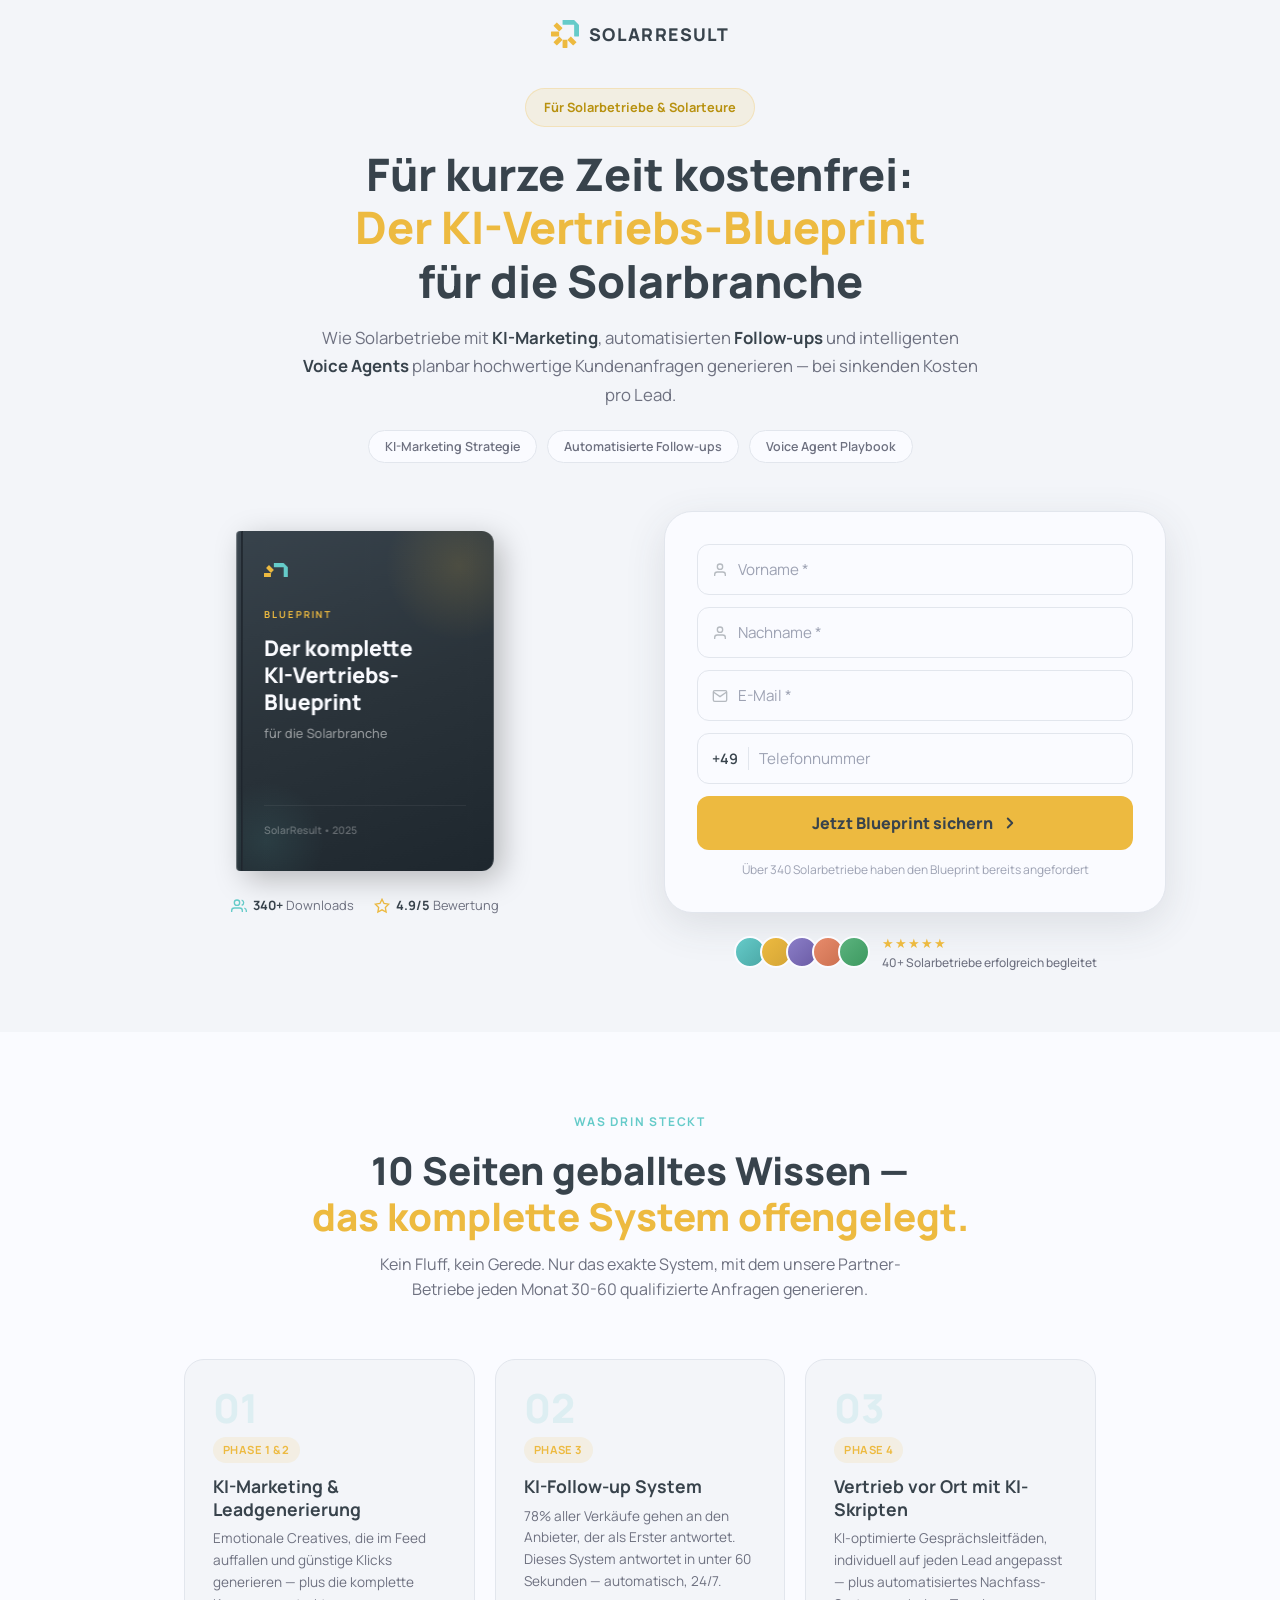
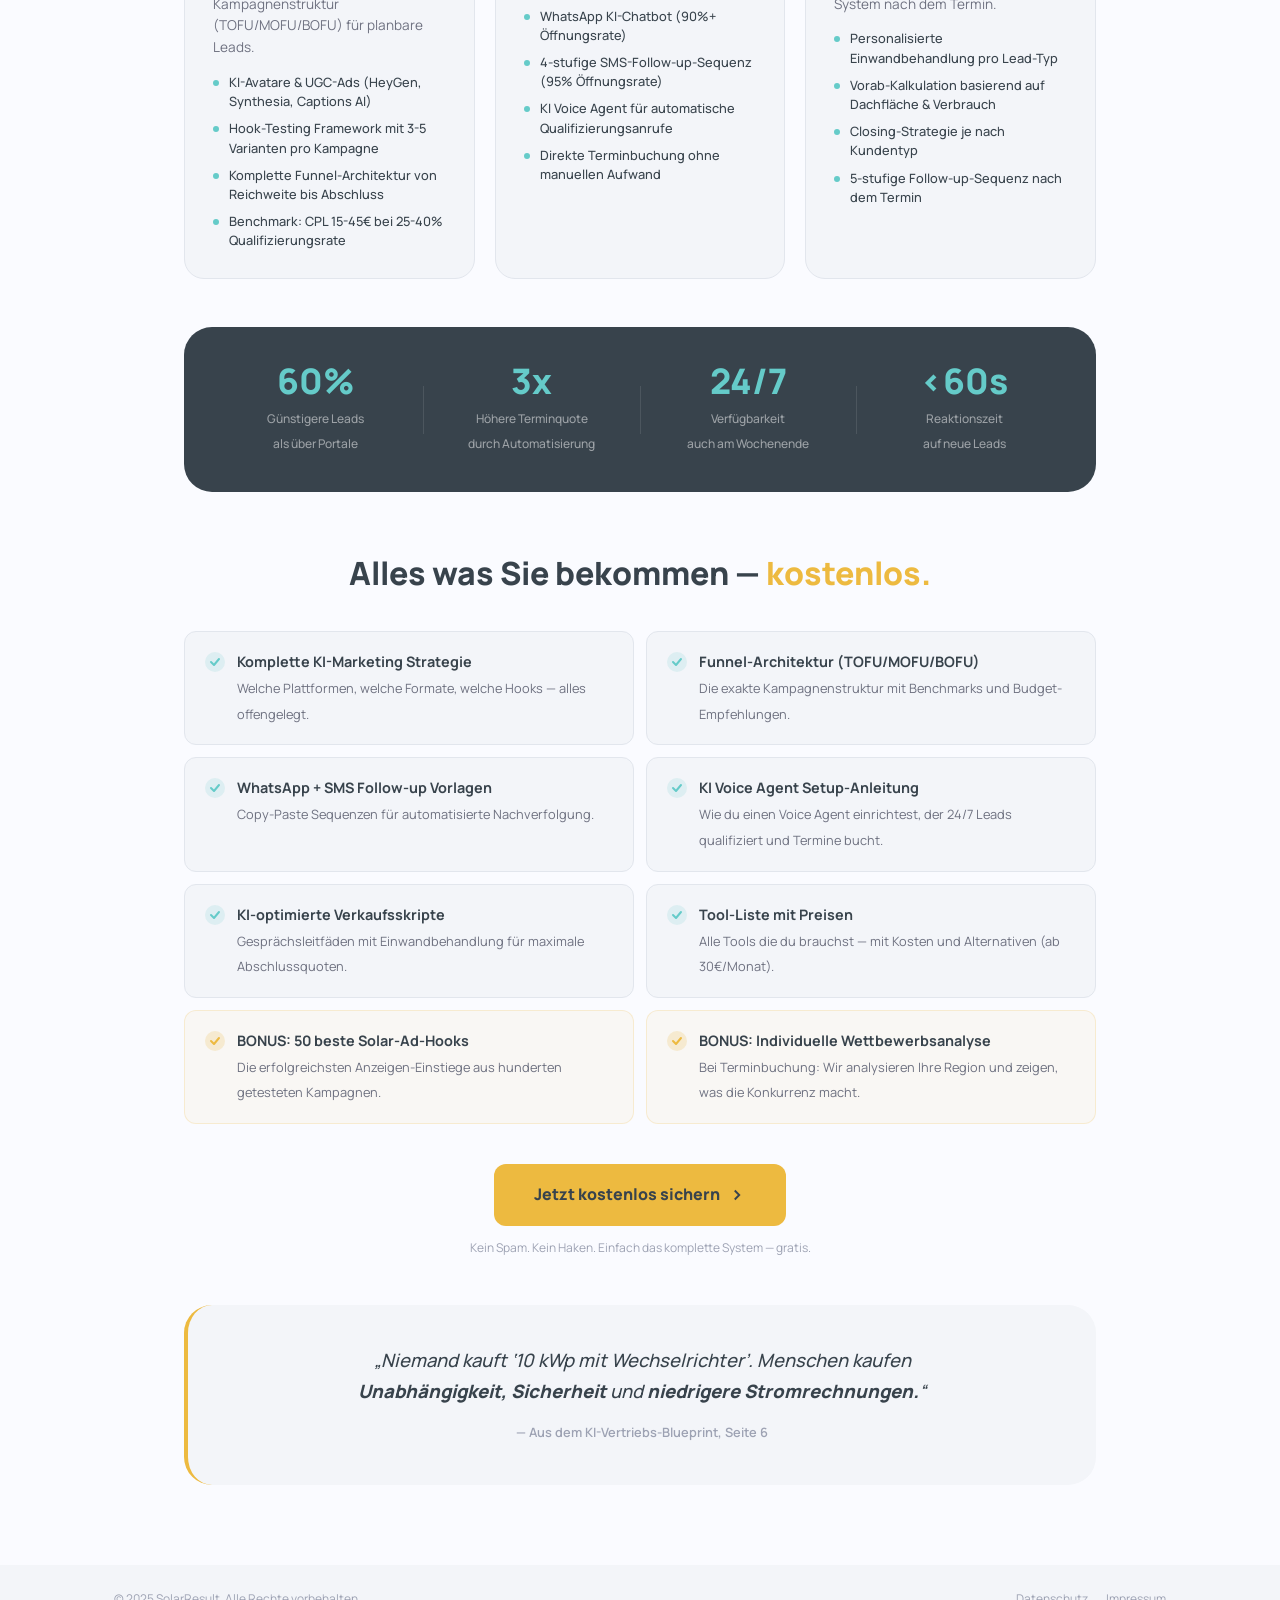
<file: kostenfreies-ki-blueprint/index.html>
<!DOCTYPE html>
<html lang="de">
<head>
    <meta charset="UTF-8">
    <meta name="viewport" content="width=device-width, initial-scale=1.0">
    <title>Kostenloser KI-Vertriebs-Blueprint für Solarbetriebe | SolarResult</title>
    <meta name="description" content="Gratis Blueprint: Wie Solarbetriebe mit KI-Marketing, automatisierten Follow-ups und Voice Agents planbar hochwertige Kundenanfragen generieren.">
    <meta name="keywords" content="Solar KI Blueprint, Solar Marketing Guide, Solarbetrieb Kunden gewinnen, KI Vertrieb Solar, Solar Leads Strategie">
    <meta name="robots" content="index, follow">
    <link rel="canonical" href="https://solarresult.de/kostenfreies-ki-blueprint/">

    <meta property="og:type" content="website">
    <meta property="og:url" content="https://solarresult.de/kostenfreies-ki-blueprint/">
    <meta property="og:title" content="Kostenloser KI-Vertriebs-Blueprint für Solarbetriebe">
    <meta property="og:description" content="Wie Solarbetriebe mit KI-Marketing planbar hochwertige Kundenanfragen generieren &mdash; bei sinkenden Kosten pro Lead.">
    <meta property="og:locale" content="de_DE">
    <meta property="og:image" content="https://images.unsplash.com/photo-1509391366360-2e959784a276?w=1200&h=630&fit=crop&q=80">
    <meta name="twitter:card" content="summary_large_image">
    <meta name="twitter:title" content="Kostenloser KI-Vertriebs-Blueprint für Solarbetriebe">
    <meta name="twitter:description" content="Das komplette System für planbare Solaraufträge. KI-Marketing, Follow-ups, Voice Agents.">
    <meta name="twitter:image" content="https://images.unsplash.com/photo-1509391366360-2e959784a276?w=1200&h=630&fit=crop&q=80">
    <meta name="twitter:url" content="https://solarresult.de/kostenfreies-ki-blueprint/">

    <script type="application/ld+json">
    {
        "@context": "https://schema.org",
        "@type": "WebPage",
        "name": "KI-Vertriebs-Blueprint für Solarbetriebe",
        "description": "Kostenloser Blueprint: Wie Solarbetriebe mit KI-Marketing planbar Kundenanfragen generieren.",
        "url": "https://solarresult.de/kostenfreies-ki-blueprint/",
        "provider": {
            "@type": "Organization",
            "name": "SolarResult"
        },
        "offers": {
            "@type": "Offer",
            "price": "0",
            "priceCurrency": "EUR",
            "description": "Kostenloser KI-Vertriebs-Blueprint (PDF)"
        }
    }
    </script>

    <link rel="icon" type="image/png" sizes="32x32" href="/Branding Assets/Logo files/Favicon 32x32 and 16x16/32x32.png">
    <link rel="preconnect" href="https://fonts.googleapis.com">
    <link rel="preconnect" href="https://fonts.gstatic.com" crossorigin>
    <link href="https://fonts.googleapis.com/css2?family=Manrope:wght@300;400;500;600;700;800&display=swap" rel="stylesheet">
    <link rel="stylesheet" href="/styles.css">
    <link rel="stylesheet" href="/freebie.css">

    <!-- Meta Pixel -->
    <script>
    !function(f,b,e,v,n,t,s)
    {if(f.fbq)return;n=f.fbq=function(){n.callMethod?
    n.callMethod.apply(n,arguments):n.queue.push(arguments)};
    if(!f._fbq)f._fbq=n;n.push=n;n.loaded=!0;n.version='2.0';
    n.queue=[];t=b.createElement(e);t.async=!0;
    t.src=v;s=b.getElementsByTagName(e)[0];
    s.parentNode.insertBefore(t,s)}(window, document,'script',
    'https://connect.facebook.net/en_US/fbevents.js');
    fbq('init', '1769505890332213');
    fbq('track', 'PageView');
    </script>
    <noscript><img height="1" width="1" style="display:none"
    src="https://www.facebook.com/tr?id=1769505890332213&ev=PageView&noscript=1"/></noscript>
</head>
<body class="freebie-body">

    <!-- Minimal Nav -->
    <nav class="freebie-nav">
        <a href="/" class="nav-logo">
            <svg class="logo-emblem" viewBox="0 0 397.09 397.04" width="28" height="28">
                <path fill="#65CBC9" d="M397.09,73.24v154.4c0,2.97-2.4,5.37-5.38,5.37h-58.03c-2.97,0-5.38-2.4-5.38-5.37V74.27c0-2.97-2.4-5.38-5.37-5.38h-153.43c-2.97,0-5.37-2.4-5.37-5.38V5.38c0-2.97,2.4-5.38,5.37-5.38h154.35c2.85,0,5.59,1.13,7.6,3.15l62.49,62.49c2.02,2.02,3.15,4.75,3.15,7.6"/>
                <path fill="#EDBA40" d="M0,170.2v56.63c0,3.35,2.72,6.07,6.07,6.07h103.36c3.35,0,6.07-2.72,6.07-6.07v-56.63c0-3.35-2.72-6.07-6.07-6.07H6.07c-3.35,0-6.07,2.72-6.07,6.07"/>
                <path fill="#EDBA40" d="M78.19,38.06l-40.12,40.12c-2.37,2.37-2.37,6.21,0,8.58l73.13,73.08c2.37,2.37,6.21,2.37,8.58,0l40.07-40.11c2.37-2.37,2.36-6.21,0-8.58L86.77,38.06c-2.37-2.37-6.21-2.37-8.58,0"/>
                <path fill="#EDBA40" d="M159.85,285.89l-73.08,73.08c-2.37,2.37-6.21,2.37-8.58,0l-40.12-40.12c-2.37-2.37-2.37-6.21,0-8.58l73.13-73.08c2.38-2.37,6.22-2.37,8.59,0l40.07,40.11c2.37,2.37,2.37,6.21,0,8.58"/>
                <path fill="#EDBA40" d="M232.96,287.67v103.3c0,3.35-2.72,6.07-6.07,6.07h-56.69c-3.35,0-6.07-2.72-6.07-6.07v-103.3c0-3.35,2.72-6.07,6.07-6.07h56.69c3.35,0,6.07,2.72,6.07,6.07"/>
                <path fill="#EDBA40" d="M359.03,318.85l-40.12,40.12c-2.37,2.37-6.21,2.37-8.58,0l-73.08-73.08c-2.37-2.37-2.37-6.21,0-8.58l40.07-40.12c2.37-2.37,6.21-2.37,8.59,0l73.13,73.07c2.37,2.38,2.37,6.22,0,8.59"/>
            </svg>
            <span class="logo-text" style="color:var(--dark)">SOLARRESULT</span>
        </a>
    </nav>

    <main>
        <!-- Hero -->
        <section class="fb-hero">
            <div class="fb-hero-content">
                <div class="fb-badge">Für Solarbetriebe &amp; Solarteure</div>
                <h1 class="fb-hero-title">
                    Für kurze Zeit kostenfrei:<br>
                    <span class="fb-gold">Der KI-Vertriebs-Blueprint</span><br>
                    für die Solarbranche
                </h1>
                <p class="fb-hero-sub">
                    Wie Solarbetriebe mit <strong>KI-Marketing</strong>, automatisierten
                    <strong>Follow-ups</strong> und intelligenten <strong>Voice Agents</strong> planbar
                    hochwertige Kundenanfragen generieren &mdash; bei sinkenden Kosten pro Lead.
                </p>
                <div class="fb-hero-pills">
                    <span class="fb-pill">KI-Marketing Strategie</span>
                    <span class="fb-pill">Automatisierte Follow-ups</span>
                    <span class="fb-pill">Voice Agent Playbook</span>
                </div>
            </div>

            <!-- Mockup + Form side-by-side -->
            <div class="fb-hero-split">
                <!-- LEFT: Mockup -->
                <div class="fb-mockup-side">
                    <div class="fb-mockup">
                        <!-- CSS-rendered blueprint mockup -->
                        <div class="fb-book">
                            <div class="fb-book-cover">
                                <div class="fb-book-spine"></div>
                                <div class="fb-book-front">
                                    <div class="fb-book-logo">
                                        <svg viewBox="0 0 397.09 397.04" width="24" height="24">
                                            <path fill="#65CBC9" d="M397.09,73.24v154.4c0,2.97-2.4,5.37-5.38,5.37h-58.03c-2.97,0-5.38-2.4-5.38-5.37V74.27c0-2.97-2.4-5.38-5.37-5.38h-153.43c-2.97,0-5.37-2.4-5.37-5.38V5.38c0-2.97,2.4-5.38,5.37-5.38h154.35c2.85,0,5.59,1.13,7.6,3.15l62.49,62.49c2.02,2.02,3.15,4.75,3.15,7.6"/>
                                            <path fill="#EDBA40" d="M0,170.2v56.63c0,3.35,2.72,6.07,6.07,6.07h103.36c3.35,0,6.07-2.72,6.07-6.07v-56.63c0-3.35-2.72-6.07-6.07-6.07H6.07c-3.35,0-6.07,2.72-6.07,6.07"/>
                                            <path fill="#EDBA40" d="M78.19,38.06l-40.12,40.12c-2.37,2.37-2.37,6.21,0,8.58l73.13,73.08c2.37,2.37,6.21,2.37,8.58,0l40.07-40.11c2.37-2.37,2.36-6.21,0-8.58L86.77,38.06c-2.37-2.37-6.21-2.37-8.58,0"/>
                                        </svg>
                                    </div>
                                    <span class="fb-book-label">BLUEPRINT</span>
                                    <h3 class="fb-book-title">Der komplette<br>KI-Vertriebs-<br>Blueprint</h3>
                                    <span class="fb-book-sub">für die Solarbranche</span>
                                    <div class="fb-book-bottom">
                                        <span>SolarResult &bull; 2025</span>
                                    </div>
                                </div>
                            </div>
                        </div>
                    </div>
                    <div class="fb-social-proof">
                        <div class="fb-proof-item">
                            <svg width="16" height="16" viewBox="0 0 24 24" fill="none" stroke="#65CBC9" stroke-width="2"><path d="M17 21v-2a4 4 0 00-4-4H5a4 4 0 00-4 4v2"/><circle cx="9" cy="7" r="4"/><path d="M23 21v-2a4 4 0 00-3-3.87M16 3.13a4 4 0 010 7.75"/></svg>
                            <span><strong>340+</strong> Downloads</span>
                        </div>
                        <div class="fb-proof-item">
                            <svg width="16" height="16" viewBox="0 0 24 24" fill="none" stroke="#EDBA40" stroke-width="2"><path d="M12 2L15.09 8.26L22 9.27L17 14.14L18.18 21.02L12 17.77L5.82 21.02L7 14.14L2 9.27L8.91 8.26L12 2Z"/></svg>
                            <span><strong>4.9/5</strong> Bewertung</span>
                        </div>
                    </div>
                </div>

                <!-- RIGHT: Form / Calendar -->
                <div class="fb-form-side">
                    <div class="fb-form-panel" id="fb-panel">
                        <!-- Step 1: Form -->
                        <div class="fb-step active" id="fb-step-1">
                            <form id="fb-form" autocomplete="on">
                                <div class="fb-form-group" id="fb-fg-name">
                                    <div class="fb-input-wrap">
                                        <svg width="16" height="16" viewBox="0 0 24 24" fill="none" stroke="currentColor" stroke-width="2" opacity="0.35"><path d="M20 21v-2a4 4 0 00-4-4H8a4 4 0 00-4 4v2"/><circle cx="12" cy="7" r="4"/></svg>
                                        <input type="text" id="fb-name" placeholder="Vorname *" required autocomplete="given-name">
                                    </div>
                                    <span class="fb-field-error">Pflichtfeld</span>
                                </div>
                                <div class="fb-form-group" id="fb-fg-lastname">
                                    <div class="fb-input-wrap">
                                        <svg width="16" height="16" viewBox="0 0 24 24" fill="none" stroke="currentColor" stroke-width="2" opacity="0.35"><path d="M20 21v-2a4 4 0 00-4-4H8a4 4 0 00-4 4v2"/><circle cx="12" cy="7" r="4"/></svg>
                                        <input type="text" id="fb-lastname" placeholder="Nachname *" required autocomplete="family-name">
                                    </div>
                                    <span class="fb-field-error">Pflichtfeld</span>
                                </div>
                                <div class="fb-form-group" id="fb-fg-email">
                                    <div class="fb-input-wrap">
                                        <svg width="16" height="16" viewBox="0 0 24 24" fill="none" stroke="currentColor" stroke-width="2" opacity="0.35"><path d="M4 4h16c1.1 0 2 .9 2 2v12c0 1.1-.9 2-2 2H4c-1.1 0-2-.9-2-2V6c0-1.1.9-2 2-2z"/><polyline points="22,6 12,13 2,6"/></svg>
                                        <input type="email" id="fb-email" placeholder="E-Mail *" required autocomplete="email">
                                    </div>
                                    <span class="fb-field-error">Bitte gültige E-Mail</span>
                                </div>
                                <div class="fb-form-group" id="fb-fg-phone">
                                    <div class="fb-input-wrap fb-phone-wrap">
                                        <span class="fb-phone-flag">+49</span>
                                        <input type="tel" id="fb-phone" placeholder="Telefonnummer" autocomplete="tel">
                                    </div>
                                </div>

                                <button type="submit" class="fb-btn-submit">
                                    Jetzt Blueprint sichern
                                    <svg width="18" height="18" viewBox="0 0 24 24" fill="none" stroke="currentColor" stroke-width="2.5" stroke-linecap="round" stroke-linejoin="round"><polyline points="9 18 15 12 9 6"/></svg>
                                </button>
                                <p class="fb-submit-meta">Über 340 Solarbetriebe haben den Blueprint bereits angefordert</p>
                            </form>
                        </div>

                        <!-- Step 2: Calendar -->
                        <div class="fb-step" id="fb-step-2">
                            <div class="fb-success-msg">
                                <svg width="24" height="24" viewBox="0 0 24 24" fill="none"><circle cx="12" cy="12" r="11" stroke="#65CBC9" stroke-width="2"/><path d="M7 12.5l3 3 7-7" stroke="#65CBC9" stroke-width="2.5" stroke-linecap="round" stroke-linejoin="round"/></svg>
                                <span>Blueprint wird an Ihre E-Mail gesendet!</span>
                            </div>
                            <div class="fb-cal-intro">
                                <h3>Bonus: Kostenloses Erstgespräch</h3>
                                <p>Wählen Sie jetzt einen Termin und wir besprechen den Blueprint gemeinsam &mdash; plus individuelle Analyse für Ihren Betrieb.</p>
                            </div>
                            <div class="fb-cal-wrapper">
                                <div class="fb-cal-header">
                                    <button class="ibp-cal-nav" id="fb-cal-prev">
                                        <svg width="18" height="18" viewBox="0 0 24 24" fill="none" stroke="currentColor" stroke-width="2.5"><polyline points="15 18 9 12 15 6"/></svg>
                                    </button>
                                    <span class="ibp-cal-month-title" id="fb-cal-title"></span>
                                    <button class="ibp-cal-nav" id="fb-cal-next">
                                        <svg width="18" height="18" viewBox="0 0 24 24" fill="none" stroke="currentColor" stroke-width="2.5"><polyline points="9 18 15 12 9 6"/></svg>
                                    </button>
                                </div>
                                <div class="ibp-cal-weekdays">
                                    <span>Mo</span><span>Di</span><span>Mi</span><span>Do</span><span>Fr</span><span>Sa</span><span>So</span>
                                </div>
                                <div class="ibp-cal-grid" id="fb-cal-grid"></div>
                                <div class="fb-slots" id="fb-slots"></div>
                                <button type="button" class="fb-btn-book" id="fb-btn-book">
                                    Termin buchen
                                    <svg width="16" height="16" viewBox="0 0 24 24" fill="none" stroke="currentColor" stroke-width="2.5"><polyline points="9 18 15 12 9 6"/></svg>
                                </button>
                                <div class="ibp-error" id="fb-error"><span id="fb-error-text"></span></div>
                            </div>
                            <button class="fb-skip-link" id="fb-skip">Nein danke, nur den Blueprint</button>
                        </div>

                        <!-- Step 3: Confirmation -->
                        <div class="fb-step" id="fb-step-3">
                            <div class="fb-confirm">
                                <svg width="56" height="56" viewBox="0 0 24 24" fill="none">
                                    <circle cx="12" cy="12" r="11" stroke="#65CBC9" stroke-width="2"/>
                                    <path d="M7 12.5l3 3 7-7" stroke="#65CBC9" stroke-width="2.5" stroke-linecap="round" stroke-linejoin="round"/>
                                </svg>
                                <h3>Alles erledigt!</h3>
                                <p>Ihr Blueprint ist unterwegs. Prüfen Sie Ihren Posteingang.</p>
                                <div class="fb-confirm-details" id="fb-confirm-details"></div>
                            </div>
                        </div>
                    </div>

                    <!-- Trust -->
                    <div class="fb-trust-row">
                        <div class="fb-trust-avatars">
                            <div class="fb-av a1"></div>
                            <div class="fb-av a2"></div>
                            <div class="fb-av a3"></div>
                            <div class="fb-av a4"></div>
                            <div class="fb-av a5"></div>
                        </div>
                        <div class="fb-trust-text">
                            <div class="fb-stars">&#9733;&#9733;&#9733;&#9733;&#9733;</div>
                            <span>40+ Solarbetriebe erfolgreich begleitet</span>
                        </div>
                    </div>
                </div>
            </div>
        </section>

        <!-- What's Inside -->
        <section class="fb-inside">
            <div class="fb-inside-container">
                <div class="fb-inside-header">
                    <div class="section-label" style="text-align:center">Was drin steckt</div>
                    <h2 class="fb-inside-title">10 Seiten geballtes Wissen &mdash;<br><span class="fb-gold">das komplette System offengelegt.</span></h2>
                    <p class="fb-inside-sub">Kein Fluff, kein Gerede. Nur das exakte System, mit dem unsere Partner-Betriebe jeden Monat 30-60 qualifizierte Anfragen generieren.</p>
                </div>

                <!-- 4 Phases -->
                <div class="fb-phases">
                    <div class="fb-phase">
                        <div class="fb-phase-num">01</div>
                        <div class="fb-phase-badge">Phase 1 &amp; 2</div>
                        <h3>KI-Marketing &amp; Leadgenerierung</h3>
                        <p>Emotionale Creatives, die im Feed auffallen und günstige Klicks generieren &mdash; plus die komplette Kampagnenstruktur (TOFU/MOFU/BOFU) für planbare Leads.</p>
                        <ul class="fb-phase-list">
                            <li>KI-Avatare &amp; UGC-Ads (HeyGen, Synthesia, Captions AI)</li>
                            <li>Hook-Testing Framework mit 3-5 Varianten pro Kampagne</li>
                            <li>Komplette Funnel-Architektur von Reichweite bis Abschluss</li>
                            <li>Benchmark: CPL 15-45&euro; bei 25-40% Qualifizierungsrate</li>
                        </ul>
                    </div>
                    <div class="fb-phase">
                        <div class="fb-phase-num">02</div>
                        <div class="fb-phase-badge">Phase 3</div>
                        <h3>KI-Follow-up System</h3>
                        <p>78% aller Verkäufe gehen an den Anbieter, der als Erster antwortet. Dieses System antwortet in unter 60 Sekunden &mdash; automatisch, 24/7.</p>
                        <ul class="fb-phase-list">
                            <li>WhatsApp KI-Chatbot (90%+ Öffnungsrate)</li>
                            <li>4-stufige SMS-Follow-up-Sequenz (95% Öffnungsrate)</li>
                            <li>KI Voice Agent für automatische Qualifizierungsanrufe</li>
                            <li>Direkte Terminbuchung ohne manuellen Aufwand</li>
                        </ul>
                    </div>
                    <div class="fb-phase">
                        <div class="fb-phase-num">03</div>
                        <div class="fb-phase-badge">Phase 4</div>
                        <h3>Vertrieb vor Ort mit KI-Skripten</h3>
                        <p>KI-optimierte Gesprächsleitfäden, individuell auf jeden Lead angepasst &mdash; plus automatisiertes Nachfass-System nach dem Termin.</p>
                        <ul class="fb-phase-list">
                            <li>Personalisierte Einwandbehandlung pro Lead-Typ</li>
                            <li>Vorab-Kalkulation basierend auf Dachfläche &amp; Verbrauch</li>
                            <li>Closing-Strategie je nach Kundentyp</li>
                            <li>5-stufige Follow-up-Sequenz nach dem Termin</li>
                        </ul>
                    </div>
                </div>

                <!-- Stats Bar -->
                <div class="fb-stats-bar">
                    <div class="fb-stat-item">
                        <span class="fb-stat-num">60%</span>
                        <span class="fb-stat-label">Günstigere Leads<br>als über Portale</span>
                    </div>
                    <div class="fb-stat-divider"></div>
                    <div class="fb-stat-item">
                        <span class="fb-stat-num">3x</span>
                        <span class="fb-stat-label">Höhere Terminquote<br>durch Automatisierung</span>
                    </div>
                    <div class="fb-stat-divider"></div>
                    <div class="fb-stat-item">
                        <span class="fb-stat-num">24/7</span>
                        <span class="fb-stat-label">Verfügbarkeit<br>auch am Wochenende</span>
                    </div>
                    <div class="fb-stat-divider"></div>
                    <div class="fb-stat-item">
                        <span class="fb-stat-num">&lt;60s</span>
                        <span class="fb-stat-label">Reaktionszeit<br>auf neue Leads</span>
                    </div>
                </div>

                <!-- Value Stack Checklist -->
                <div class="fb-value-stack">
                    <h2 class="fb-value-title">Alles was Sie bekommen &mdash; <span class="fb-gold">kostenlos.</span></h2>
                    <div class="fb-value-grid">
                        <div class="fb-value-item">
                            <div class="fb-value-check">
                                <svg width="20" height="20" viewBox="0 0 20 20" fill="none"><circle cx="10" cy="10" r="10" fill="#65CBC9" opacity="0.15"/><path d="M6 10l3 3 5-6" stroke="#65CBC9" stroke-width="2" stroke-linecap="round" stroke-linejoin="round"/></svg>
                            </div>
                            <div>
                                <strong>Komplette KI-Marketing Strategie</strong>
                                <span>Welche Plattformen, welche Formate, welche Hooks &mdash; alles offengelegt.</span>
                            </div>
                        </div>
                        <div class="fb-value-item">
                            <div class="fb-value-check">
                                <svg width="20" height="20" viewBox="0 0 20 20" fill="none"><circle cx="10" cy="10" r="10" fill="#65CBC9" opacity="0.15"/><path d="M6 10l3 3 5-6" stroke="#65CBC9" stroke-width="2" stroke-linecap="round" stroke-linejoin="round"/></svg>
                            </div>
                            <div>
                                <strong>Funnel-Architektur (TOFU/MOFU/BOFU)</strong>
                                <span>Die exakte Kampagnenstruktur mit Benchmarks und Budget-Empfehlungen.</span>
                            </div>
                        </div>
                        <div class="fb-value-item">
                            <div class="fb-value-check">
                                <svg width="20" height="20" viewBox="0 0 20 20" fill="none"><circle cx="10" cy="10" r="10" fill="#65CBC9" opacity="0.15"/><path d="M6 10l3 3 5-6" stroke="#65CBC9" stroke-width="2" stroke-linecap="round" stroke-linejoin="round"/></svg>
                            </div>
                            <div>
                                <strong>WhatsApp + SMS Follow-up Vorlagen</strong>
                                <span>Copy-Paste Sequenzen für automatisierte Nachverfolgung.</span>
                            </div>
                        </div>
                        <div class="fb-value-item">
                            <div class="fb-value-check">
                                <svg width="20" height="20" viewBox="0 0 20 20" fill="none"><circle cx="10" cy="10" r="10" fill="#65CBC9" opacity="0.15"/><path d="M6 10l3 3 5-6" stroke="#65CBC9" stroke-width="2" stroke-linecap="round" stroke-linejoin="round"/></svg>
                            </div>
                            <div>
                                <strong>KI Voice Agent Setup-Anleitung</strong>
                                <span>Wie du einen Voice Agent einrichtest, der 24/7 Leads qualifiziert und Termine bucht.</span>
                            </div>
                        </div>
                        <div class="fb-value-item">
                            <div class="fb-value-check">
                                <svg width="20" height="20" viewBox="0 0 20 20" fill="none"><circle cx="10" cy="10" r="10" fill="#65CBC9" opacity="0.15"/><path d="M6 10l3 3 5-6" stroke="#65CBC9" stroke-width="2" stroke-linecap="round" stroke-linejoin="round"/></svg>
                            </div>
                            <div>
                                <strong>KI-optimierte Verkaufsskripte</strong>
                                <span>Gesprächsleitfäden mit Einwandbehandlung für maximale Abschlussquoten.</span>
                            </div>
                        </div>
                        <div class="fb-value-item">
                            <div class="fb-value-check">
                                <svg width="20" height="20" viewBox="0 0 20 20" fill="none"><circle cx="10" cy="10" r="10" fill="#65CBC9" opacity="0.15"/><path d="M6 10l3 3 5-6" stroke="#65CBC9" stroke-width="2" stroke-linecap="round" stroke-linejoin="round"/></svg>
                            </div>
                            <div>
                                <strong>Tool-Liste mit Preisen</strong>
                                <span>Alle Tools die du brauchst &mdash; mit Kosten und Alternativen (ab 30&euro;/Monat).</span>
                            </div>
                        </div>
                        <div class="fb-value-item fb-value-bonus">
                            <div class="fb-value-check">
                                <svg width="20" height="20" viewBox="0 0 20 20" fill="none"><circle cx="10" cy="10" r="10" fill="#EDBA40" opacity="0.2"/><path d="M6 10l3 3 5-6" stroke="#EDBA40" stroke-width="2" stroke-linecap="round" stroke-linejoin="round"/></svg>
                            </div>
                            <div>
                                <strong>BONUS: 50 beste Solar-Ad-Hooks</strong>
                                <span>Die erfolgreichsten Anzeigen-Einstiege aus hunderten getesteten Kampagnen.</span>
                            </div>
                        </div>
                        <div class="fb-value-item fb-value-bonus">
                            <div class="fb-value-check">
                                <svg width="20" height="20" viewBox="0 0 20 20" fill="none"><circle cx="10" cy="10" r="10" fill="#EDBA40" opacity="0.2"/><path d="M6 10l3 3 5-6" stroke="#EDBA40" stroke-width="2" stroke-linecap="round" stroke-linejoin="round"/></svg>
                            </div>
                            <div>
                                <strong>BONUS: Individuelle Wettbewerbsanalyse</strong>
                                <span>Bei Terminbuchung: Wir analysieren Ihre Region und zeigen, was die Konkurrenz macht.</span>
                            </div>
                        </div>
                    </div>

                    <div class="fb-value-cta">
                        <a href="#fb-panel" class="fb-btn-submit" style="display:inline-flex; width:auto; padding:18px 40px;">
                            Jetzt kostenlos sichern
                            <svg width="18" height="18" viewBox="0 0 24 24" fill="none" stroke="currentColor" stroke-width="2.5"><polyline points="9 18 15 12 9 6"/></svg>
                        </a>
                        <p class="fb-submit-meta" style="margin-top:12px">Kein Spam. Kein Haken. Einfach das komplette System &mdash; gratis.</p>
                    </div>
                </div>

                <!-- Quote -->
                <div class="fb-quote-block">
                    <blockquote>
                        &bdquo;Niemand kauft &lsquo;10 kWp mit Wechselrichter&rsquo;. Menschen kaufen
                        <strong>Unabhängigkeit, Sicherheit</strong> und <strong>niedrigere Stromrechnungen.</strong>&ldquo;
                    </blockquote>
                    <span class="fb-quote-source">&mdash; Aus dem KI-Vertriebs-Blueprint, Seite 6</span>
                </div>
            </div>
        </section>
    </main>

    <footer class="freebie-footer">
        <span>&copy; 2025 SolarResult. Alle Rechte vorbehalten.</span>
        <div>
            <a href="/datenschutz/">Datenschutz</a>
            <a href="/impressum/">Impressum</a>
        </div>
    </footer>

    <script src="/tracking.js"></script>
    <script src="/freebie.js"></script>
</body>
</html>
</file>
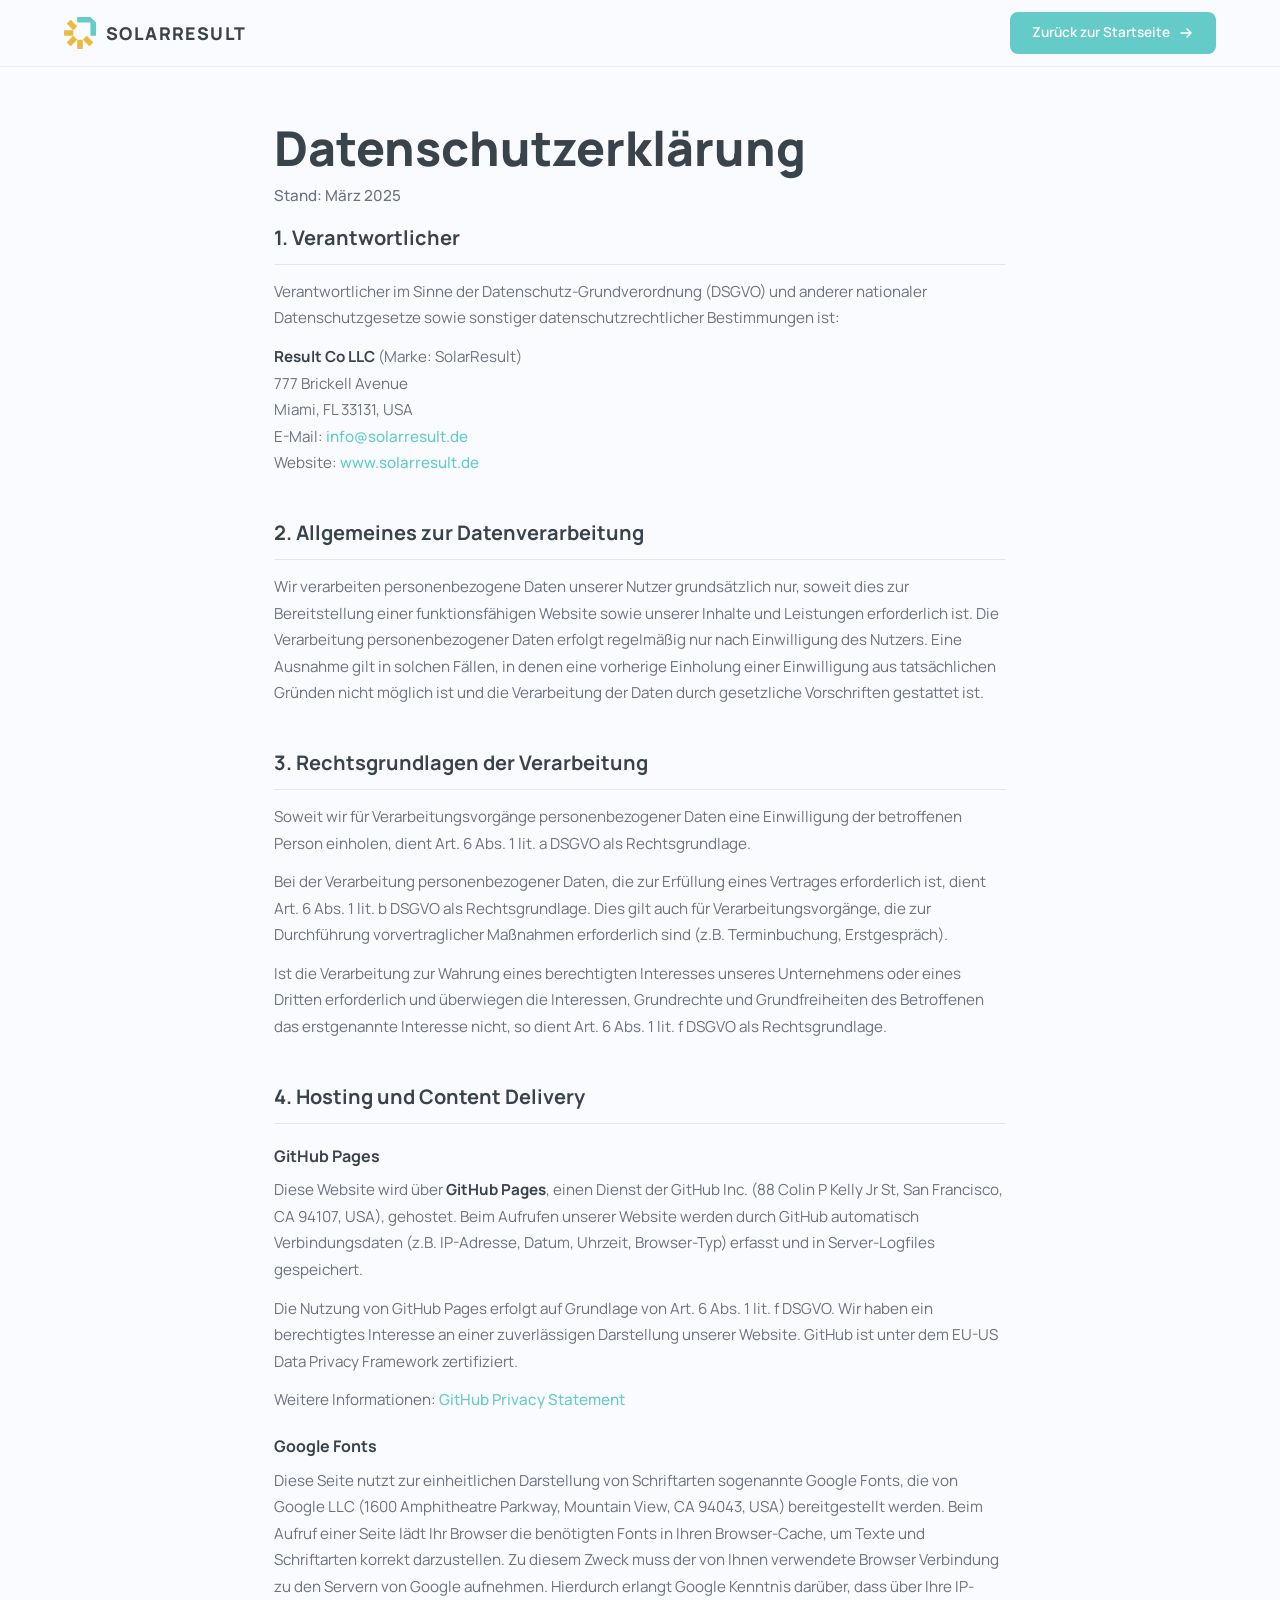
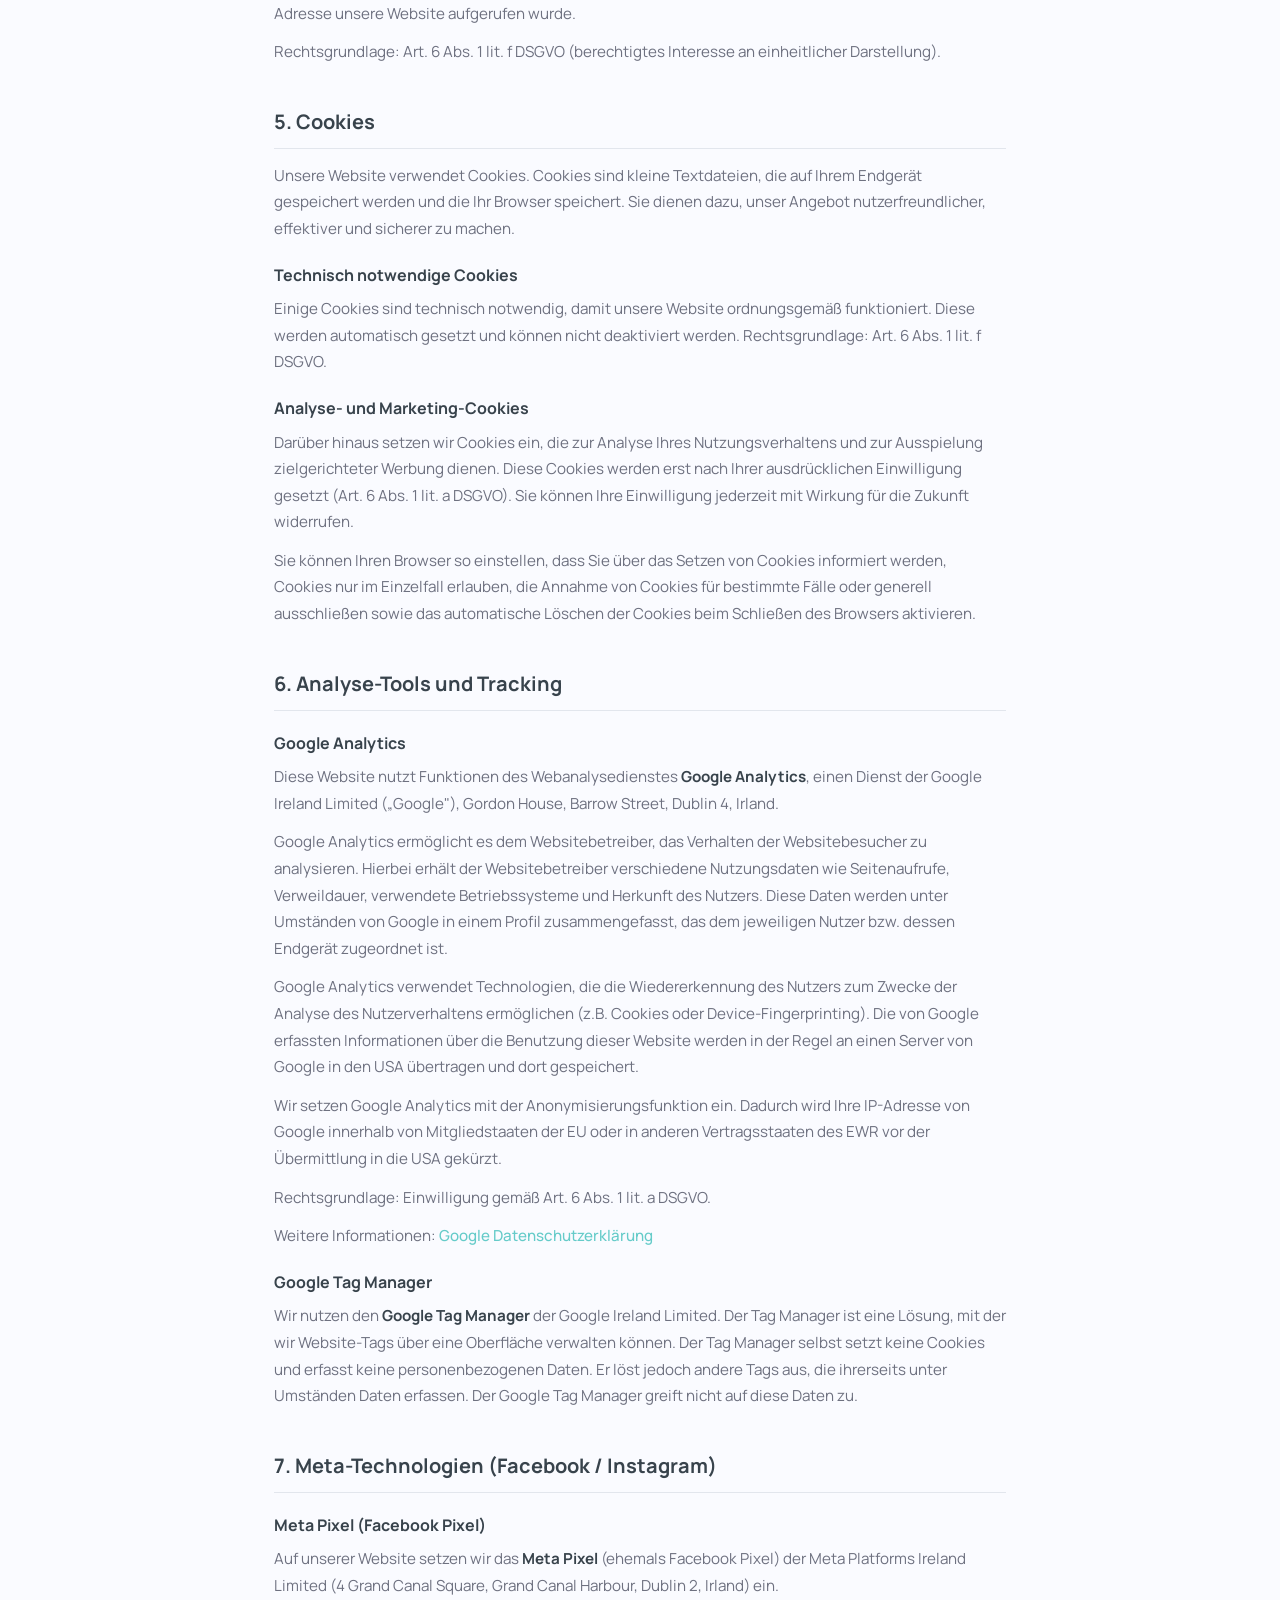
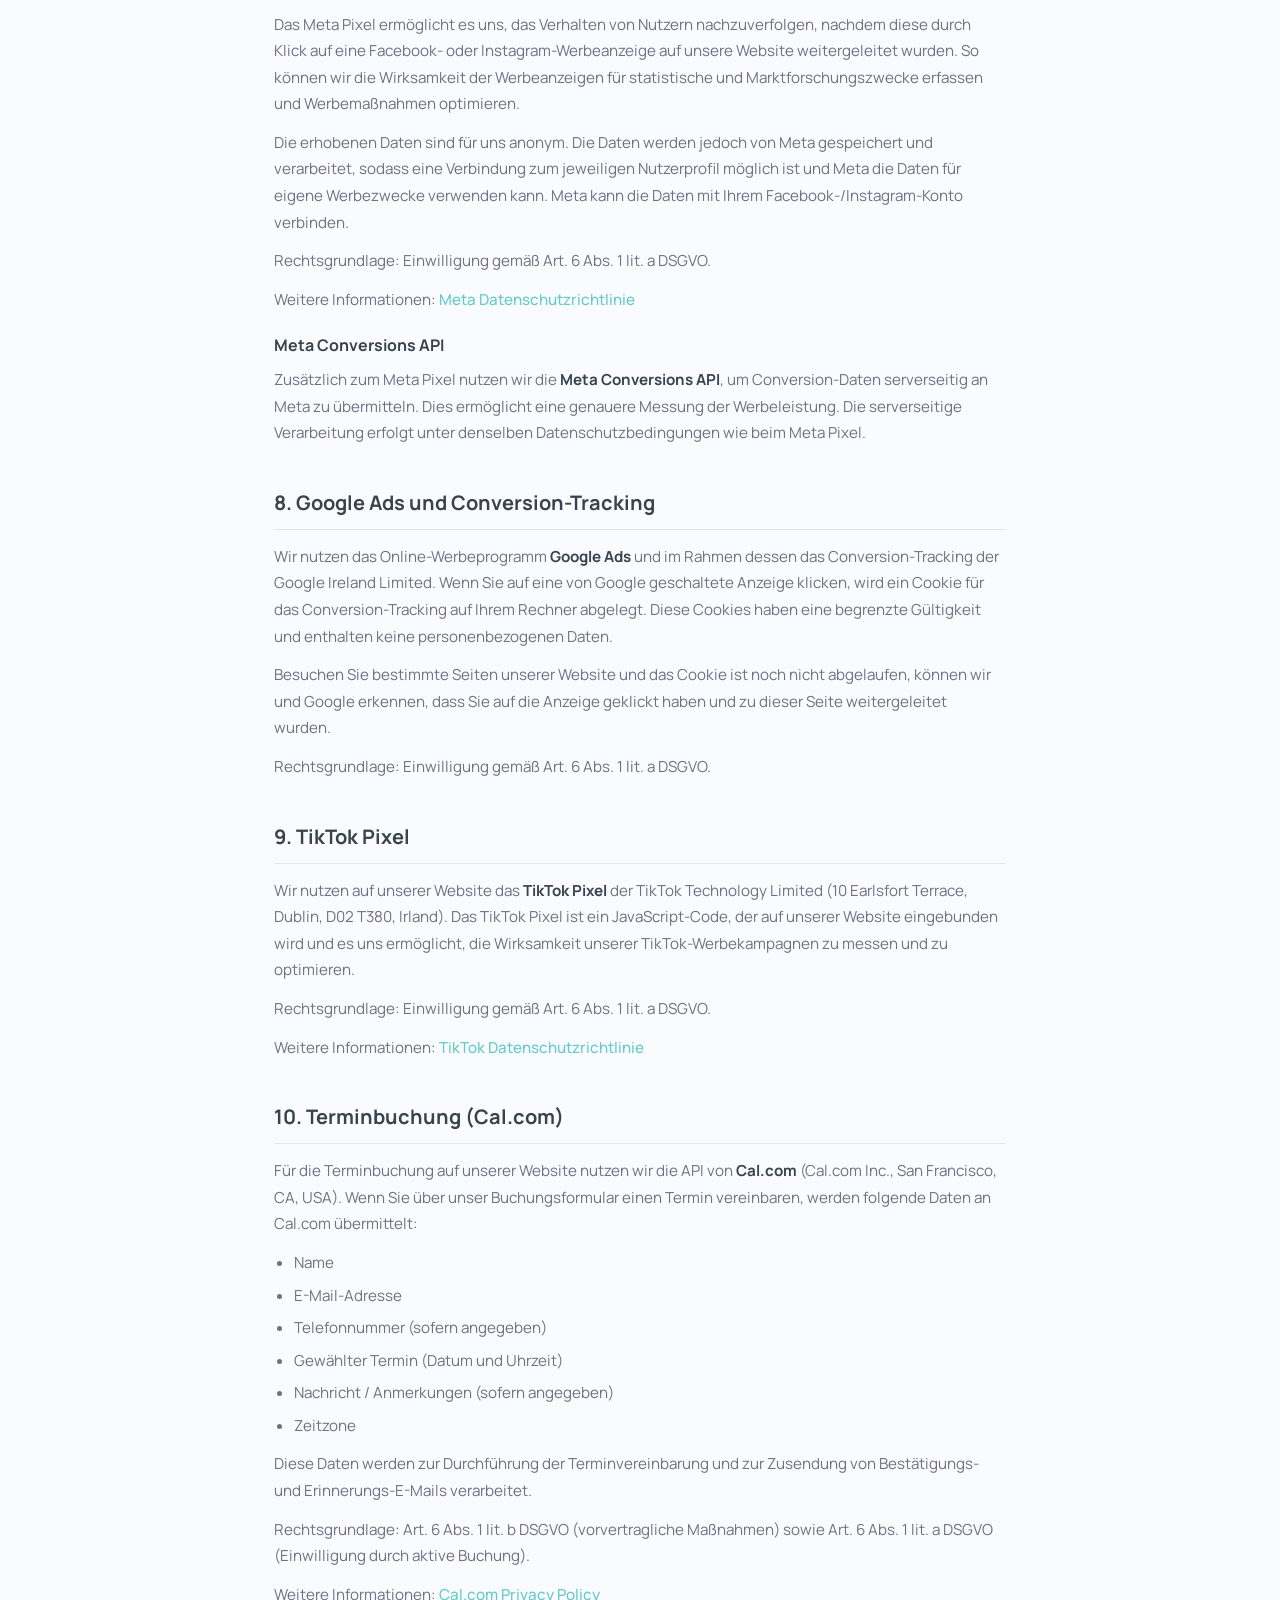
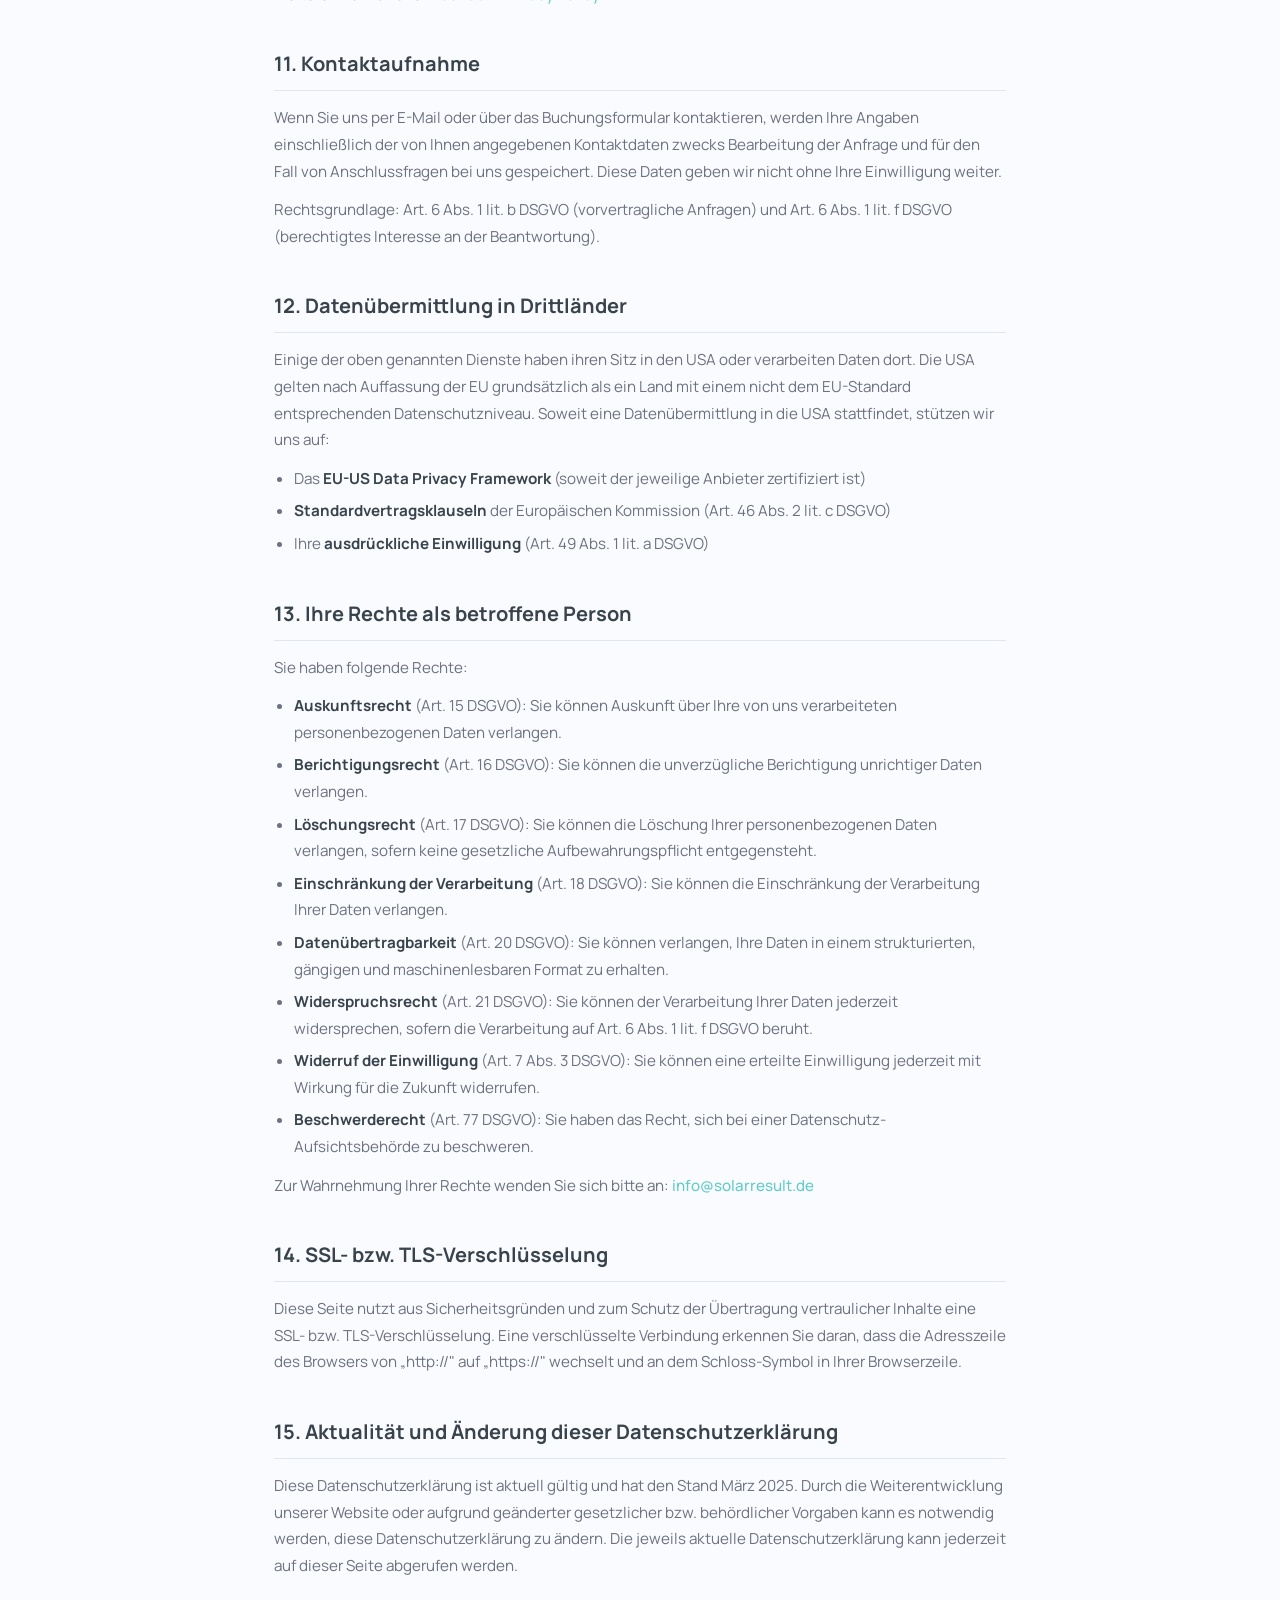
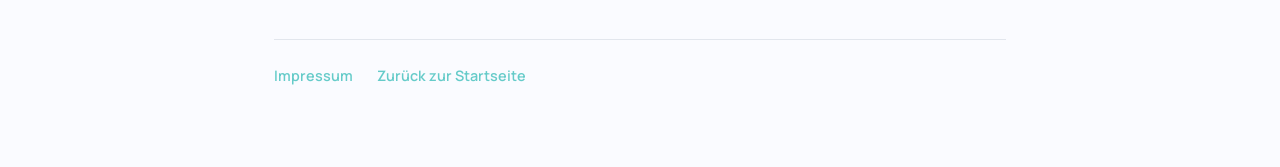
<file: datenschutz.html>
<!DOCTYPE html>
<html lang="de">
<head>
    <meta charset="UTF-8">
    <meta name="viewport" content="width=device-width, initial-scale=1.0">
    <title>Datenschutzerklärung | SolarResult</title>
    <meta name="description" content="Datenschutzerklärung von SolarResult. Informationen zu Cookies, Tracking, Meta Pixel, Google Analytics und Ihren Rechten.">
    <meta name="robots" content="noindex, nofollow">
    <link rel="canonical" href="https://solarresult.de/datenschutz.html">
    <link rel="icon" type="image/png" sizes="32x32" href="Branding Assets/Logo files/Favicon 32x32 and 16x16/32x32.png">
    <link rel="preconnect" href="https://fonts.googleapis.com">
    <link rel="preconnect" href="https://fonts.gstatic.com" crossorigin>
    <link href="https://fonts.googleapis.com/css2?family=Manrope:wght@400;500;600;700;800&display=swap" rel="stylesheet">
    <link rel="stylesheet" href="styles.css">
    <link rel="stylesheet" href="legal.css">

    <!-- Meta Pixel Code -->
    <script>
    !function(f,b,e,v,n,t,s)
    {if(f.fbq)return;n=f.fbq=function(){n.callMethod?
    n.callMethod.apply(n,arguments):n.queue.push(arguments)};
    if(!f._fbq)f._fbq=n;n.push=n;n.loaded=!0;n.version='2.0';
    n.queue=[];t=b.createElement(e);t.async=!0;
    t.src=v;s=b.getElementsByTagName(e)[0];
    s.parentNode.insertBefore(t,s)}(window, document,'script',
    'https://connect.facebook.net/en_US/fbevents.js');
    fbq('init', '1769505890332213');
    fbq('track', 'PageView');
    </script>
    <noscript><img height="1" width="1" style="display:none"
    src="https://www.facebook.com/tr?id=1769505890332213&ev=PageView&noscript=1"/></noscript>
</head>
<body>

    <!-- Navigation -->
    <nav class="navbar scrolled" id="navbar">
        <div class="nav-container">
            <a href="index.html" class="nav-logo">
                <svg class="logo-emblem" viewBox="0 0 397.09 397.04" width="32" height="32">
                    <path fill="#65CBC9" d="M397.09,73.24v154.4c0,2.97-2.4,5.37-5.38,5.37h-58.03c-2.97,0-5.38-2.4-5.38-5.37V74.27c0-2.97-2.4-5.38-5.37-5.38h-153.43c-2.97,0-5.37-2.4-5.37-5.38V5.38c0-2.97,2.4-5.38,5.37-5.38h154.35c2.85,0,5.59,1.13,7.6,3.15l62.49,62.49c2.02,2.02,3.15,4.75,3.15,7.6"/>
                    <path fill="#EDBA40" d="M0,170.2v56.63c0,3.35,2.72,6.07,6.07,6.07h103.36c3.35,0,6.07-2.72,6.07-6.07v-56.63c0-3.35-2.72-6.07-6.07-6.07H6.07c-3.35,0-6.07,2.72-6.07,6.07"/>
                    <path fill="#EDBA40" d="M78.19,38.06l-40.12,40.12c-2.37,2.37-2.37,6.21,0,8.58l73.13,73.08c2.37,2.37,6.21,2.37,8.58,0l40.07-40.11c2.37-2.37,2.36-6.21,0-8.58L86.77,38.06c-2.37-2.37-6.21-2.37-8.58,0"/>
                    <path fill="#EDBA40" d="M159.85,285.89l-73.08,73.08c-2.37,2.37-6.21,2.37-8.58,0l-40.12-40.12c-2.37-2.37-2.37-6.21,0-8.58l73.13-73.08c2.38-2.37,6.22-2.37,8.59,0l40.07,40.11c2.37,2.37,2.37,6.21,0,8.58"/>
                    <path fill="#EDBA40" d="M232.96,287.67v103.3c0,3.35-2.72,6.07-6.07,6.07h-56.69c-3.35,0-6.07-2.72-6.07-6.07v-103.3c0-3.35,2.72-6.07,6.07-6.07h56.69c3.35,0,6.07,2.72,6.07,6.07"/>
                    <path fill="#EDBA40" d="M359.03,318.85l-40.12,40.12c-2.37,2.37-6.21,2.37-8.58,0l-73.08-73.08c-2.37-2.37-2.37-6.21,0-8.58l40.07-40.12c2.37-2.37,6.21-2.37,8.59,0l73.13,73.07c2.37,2.38,2.37,6.22,0,8.59"/>
                </svg>
                <span class="logo-text">SOLARRESULT</span>
            </a>
            <a href="index.html" class="nav-cta">
                Zurück zur Startseite
                <svg width="16" height="16" viewBox="0 0 16 16" fill="none">
                    <path d="M3 8h10M9 4l4 4-4 4" stroke="currentColor" stroke-width="1.5" stroke-linecap="round" stroke-linejoin="round"/>
                </svg>
            </a>
        </div>
    </nav>

    <main class="legal-page">
        <div class="legal-container">
            <h1>Datenschutzerklärung</h1>
            <p class="legal-subtitle">Stand: März 2025</p>

            <!-- 1. Verantwortlicher -->
            <section>
                <h2>1. Verantwortlicher</h2>
                <p>
                    Verantwortlicher im Sinne der Datenschutz-Grundverordnung (DSGVO) und anderer
                    nationaler Datenschutzgesetze sowie sonstiger datenschutzrechtlicher Bestimmungen ist:
                </p>
                <p>
                    <strong>Result Co LLC</strong> (Marke: SolarResult)<br>
                    777 Brickell Avenue<br>
                    Miami, FL 33131, USA<br>
                    E-Mail: <a href="mailto:info@solarresult.de">info@solarresult.de</a><br>
                    Website: <a href="https://solarresult.de">www.solarresult.de</a>
                </p>
            </section>

            <!-- 2. Allgemeines -->
            <section>
                <h2>2. Allgemeines zur Datenverarbeitung</h2>
                <p>
                    Wir verarbeiten personenbezogene Daten unserer Nutzer grundsätzlich nur, soweit dies
                    zur Bereitstellung einer funktionsfähigen Website sowie unserer Inhalte und Leistungen
                    erforderlich ist. Die Verarbeitung personenbezogener Daten erfolgt regelmäßig nur nach
                    Einwilligung des Nutzers. Eine Ausnahme gilt in solchen Fällen, in denen eine vorherige
                    Einholung einer Einwilligung aus tatsächlichen Gründen nicht möglich ist und die
                    Verarbeitung der Daten durch gesetzliche Vorschriften gestattet ist.
                </p>
            </section>

            <!-- 3. Rechtsgrundlagen -->
            <section>
                <h2>3. Rechtsgrundlagen der Verarbeitung</h2>
                <p>
                    Soweit wir für Verarbeitungsvorgänge personenbezogener Daten eine Einwilligung der
                    betroffenen Person einholen, dient Art. 6 Abs. 1 lit. a DSGVO als Rechtsgrundlage.
                </p>
                <p>
                    Bei der Verarbeitung personenbezogener Daten, die zur Erfüllung eines Vertrages
                    erforderlich ist, dient Art. 6 Abs. 1 lit. b DSGVO als Rechtsgrundlage. Dies gilt
                    auch für Verarbeitungsvorgänge, die zur Durchführung vorvertraglicher Maßnahmen
                    erforderlich sind (z.B. Terminbuchung, Erstgespräch).
                </p>
                <p>
                    Ist die Verarbeitung zur Wahrung eines berechtigten Interesses unseres Unternehmens
                    oder eines Dritten erforderlich und überwiegen die Interessen, Grundrechte und
                    Grundfreiheiten des Betroffenen das erstgenannte Interesse nicht, so dient Art. 6
                    Abs. 1 lit. f DSGVO als Rechtsgrundlage.
                </p>
            </section>

            <!-- 4. Hosting -->
            <section>
                <h2>4. Hosting und Content Delivery</h2>

                <h3>GitHub Pages</h3>
                <p>
                    Diese Website wird über <strong>GitHub Pages</strong>, einen Dienst der GitHub Inc.
                    (88 Colin P Kelly Jr St, San Francisco, CA 94107, USA), gehostet. Beim Aufrufen
                    unserer Website werden durch GitHub automatisch Verbindungsdaten (z.B. IP-Adresse,
                    Datum, Uhrzeit, Browser-Typ) erfasst und in Server-Logfiles gespeichert.
                </p>
                <p>
                    Die Nutzung von GitHub Pages erfolgt auf Grundlage von Art. 6 Abs. 1 lit. f DSGVO.
                    Wir haben ein berechtigtes Interesse an einer zuverlässigen Darstellung unserer Website.
                    GitHub ist unter dem EU-US Data Privacy Framework zertifiziert.
                </p>
                <p>
                    Weitere Informationen: <a href="https://docs.github.com/en/site-policy/privacy-policies/github-general-privacy-statement" target="_blank" rel="noopener noreferrer">GitHub Privacy Statement</a>
                </p>

                <h3>Google Fonts</h3>
                <p>
                    Diese Seite nutzt zur einheitlichen Darstellung von Schriftarten sogenannte Google Fonts,
                    die von Google LLC (1600 Amphitheatre Parkway, Mountain View, CA 94043, USA) bereitgestellt
                    werden. Beim Aufruf einer Seite lädt Ihr Browser die benötigten Fonts in Ihren Browser-Cache,
                    um Texte und Schriftarten korrekt darzustellen. Zu diesem Zweck muss der von Ihnen verwendete
                    Browser Verbindung zu den Servern von Google aufnehmen. Hierdurch erlangt Google Kenntnis
                    darüber, dass über Ihre IP-Adresse unsere Website aufgerufen wurde.
                </p>
                <p>
                    Rechtsgrundlage: Art. 6 Abs. 1 lit. f DSGVO (berechtigtes Interesse an einheitlicher Darstellung).
                </p>
            </section>

            <!-- 5. Cookies -->
            <section>
                <h2>5. Cookies</h2>
                <p>
                    Unsere Website verwendet Cookies. Cookies sind kleine Textdateien, die auf Ihrem
                    Endgerät gespeichert werden und die Ihr Browser speichert. Sie dienen dazu, unser
                    Angebot nutzerfreundlicher, effektiver und sicherer zu machen.
                </p>

                <h3>Technisch notwendige Cookies</h3>
                <p>
                    Einige Cookies sind technisch notwendig, damit unsere Website ordnungsgemäß funktioniert.
                    Diese werden automatisch gesetzt und können nicht deaktiviert werden.
                    Rechtsgrundlage: Art. 6 Abs. 1 lit. f DSGVO.
                </p>

                <h3>Analyse- und Marketing-Cookies</h3>
                <p>
                    Darüber hinaus setzen wir Cookies ein, die zur Analyse Ihres Nutzungsverhaltens und
                    zur Ausspielung zielgerichteter Werbung dienen. Diese Cookies werden erst nach Ihrer
                    ausdrücklichen Einwilligung gesetzt (Art. 6 Abs. 1 lit. a DSGVO). Sie können Ihre
                    Einwilligung jederzeit mit Wirkung für die Zukunft widerrufen.
                </p>
                <p>
                    Sie können Ihren Browser so einstellen, dass Sie über das Setzen von Cookies informiert
                    werden, Cookies nur im Einzelfall erlauben, die Annahme von Cookies für bestimmte Fälle
                    oder generell ausschließen sowie das automatische Löschen der Cookies beim Schließen des
                    Browsers aktivieren.
                </p>
            </section>

            <!-- 6. Analyse-Tools -->
            <section>
                <h2>6. Analyse-Tools und Tracking</h2>

                <h3>Google Analytics</h3>
                <p>
                    Diese Website nutzt Funktionen des Webanalysedienstes <strong>Google Analytics</strong>,
                    einen Dienst der Google Ireland Limited („Google"), Gordon House, Barrow Street,
                    Dublin 4, Irland.
                </p>
                <p>
                    Google Analytics ermöglicht es dem Websitebetreiber, das Verhalten der Websitebesucher
                    zu analysieren. Hierbei erhält der Websitebetreiber verschiedene Nutzungsdaten wie
                    Seitenaufrufe, Verweildauer, verwendete Betriebssysteme und Herkunft des Nutzers.
                    Diese Daten werden unter Umständen von Google in einem Profil zusammengefasst, das
                    dem jeweiligen Nutzer bzw. dessen Endgerät zugeordnet ist.
                </p>
                <p>
                    Google Analytics verwendet Technologien, die die Wiedererkennung des Nutzers zum
                    Zwecke der Analyse des Nutzerverhaltens ermöglichen (z.B. Cookies oder
                    Device-Fingerprinting). Die von Google erfassten Informationen über die Benutzung
                    dieser Website werden in der Regel an einen Server von Google in den USA übertragen
                    und dort gespeichert.
                </p>
                <p>
                    Wir setzen Google Analytics mit der Anonymisierungsfunktion ein. Dadurch wird Ihre
                    IP-Adresse von Google innerhalb von Mitgliedstaaten der EU oder in anderen
                    Vertragsstaaten des EWR vor der Übermittlung in die USA gekürzt.
                </p>
                <p>
                    Rechtsgrundlage: Einwilligung gemäß Art. 6 Abs. 1 lit. a DSGVO.
                </p>
                <p>
                    Weitere Informationen: <a href="https://policies.google.com/privacy" target="_blank" rel="noopener noreferrer">Google Datenschutzerklärung</a>
                </p>

                <h3>Google Tag Manager</h3>
                <p>
                    Wir nutzen den <strong>Google Tag Manager</strong> der Google Ireland Limited.
                    Der Tag Manager ist eine Lösung, mit der wir Website-Tags über eine Oberfläche
                    verwalten können. Der Tag Manager selbst setzt keine Cookies und erfasst keine
                    personenbezogenen Daten. Er löst jedoch andere Tags aus, die ihrerseits unter
                    Umständen Daten erfassen. Der Google Tag Manager greift nicht auf diese Daten zu.
                </p>
            </section>

            <!-- 7. Meta / Facebook -->
            <section>
                <h2>7. Meta-Technologien (Facebook / Instagram)</h2>

                <h3>Meta Pixel (Facebook Pixel)</h3>
                <p>
                    Auf unserer Website setzen wir das <strong>Meta Pixel</strong> (ehemals Facebook Pixel)
                    der Meta Platforms Ireland Limited (4 Grand Canal Square, Grand Canal Harbour,
                    Dublin 2, Irland) ein.
                </p>
                <p>
                    Das Meta Pixel ermöglicht es uns, das Verhalten von Nutzern nachzuverfolgen, nachdem
                    diese durch Klick auf eine Facebook- oder Instagram-Werbeanzeige auf unsere Website
                    weitergeleitet wurden. So können wir die Wirksamkeit der Werbeanzeigen für statistische
                    und Marktforschungszwecke erfassen und Werbemaßnahmen optimieren.
                </p>
                <p>
                    Die erhobenen Daten sind für uns anonym. Die Daten werden jedoch von Meta gespeichert
                    und verarbeitet, sodass eine Verbindung zum jeweiligen Nutzerprofil möglich ist und
                    Meta die Daten für eigene Werbezwecke verwenden kann. Meta kann die Daten mit Ihrem
                    Facebook-/Instagram-Konto verbinden.
                </p>
                <p>
                    Rechtsgrundlage: Einwilligung gemäß Art. 6 Abs. 1 lit. a DSGVO.
                </p>
                <p>
                    Weitere Informationen: <a href="https://www.facebook.com/privacy/explanation" target="_blank" rel="noopener noreferrer">Meta Datenschutzrichtlinie</a>
                </p>

                <h3>Meta Conversions API</h3>
                <p>
                    Zusätzlich zum Meta Pixel nutzen wir die <strong>Meta Conversions API</strong>,
                    um Conversion-Daten serverseitig an Meta zu übermitteln. Dies ermöglicht eine
                    genauere Messung der Werbeleistung. Die serverseitige Verarbeitung erfolgt unter
                    denselben Datenschutzbedingungen wie beim Meta Pixel.
                </p>
            </section>

            <!-- 8. Google Ads -->
            <section>
                <h2>8. Google Ads und Conversion-Tracking</h2>
                <p>
                    Wir nutzen das Online-Werbeprogramm <strong>Google Ads</strong> und im Rahmen
                    dessen das Conversion-Tracking der Google Ireland Limited. Wenn Sie auf eine von
                    Google geschaltete Anzeige klicken, wird ein Cookie für das Conversion-Tracking
                    auf Ihrem Rechner abgelegt. Diese Cookies haben eine begrenzte Gültigkeit und
                    enthalten keine personenbezogenen Daten.
                </p>
                <p>
                    Besuchen Sie bestimmte Seiten unserer Website und das Cookie ist noch nicht
                    abgelaufen, können wir und Google erkennen, dass Sie auf die Anzeige geklickt
                    haben und zu dieser Seite weitergeleitet wurden.
                </p>
                <p>
                    Rechtsgrundlage: Einwilligung gemäß Art. 6 Abs. 1 lit. a DSGVO.
                </p>
            </section>

            <!-- 9. TikTok -->
            <section>
                <h2>9. TikTok Pixel</h2>
                <p>
                    Wir nutzen auf unserer Website das <strong>TikTok Pixel</strong> der TikTok
                    Technology Limited (10 Earlsfort Terrace, Dublin, D02 T380, Irland). Das
                    TikTok Pixel ist ein JavaScript-Code, der auf unserer Website eingebunden wird
                    und es uns ermöglicht, die Wirksamkeit unserer TikTok-Werbekampagnen zu messen
                    und zu optimieren.
                </p>
                <p>
                    Rechtsgrundlage: Einwilligung gemäß Art. 6 Abs. 1 lit. a DSGVO.
                </p>
                <p>
                    Weitere Informationen: <a href="https://www.tiktok.com/legal/privacy-policy" target="_blank" rel="noopener noreferrer">TikTok Datenschutzrichtlinie</a>
                </p>
            </section>

            <!-- 10. Cal.com -->
            <section>
                <h2>10. Terminbuchung (Cal.com)</h2>
                <p>
                    Für die Terminbuchung auf unserer Website nutzen wir die API von <strong>Cal.com</strong>
                    (Cal.com Inc., San Francisco, CA, USA). Wenn Sie über unser Buchungsformular einen
                    Termin vereinbaren, werden folgende Daten an Cal.com übermittelt:
                </p>
                <ul>
                    <li>Name</li>
                    <li>E-Mail-Adresse</li>
                    <li>Telefonnummer (sofern angegeben)</li>
                    <li>Gewählter Termin (Datum und Uhrzeit)</li>
                    <li>Nachricht / Anmerkungen (sofern angegeben)</li>
                    <li>Zeitzone</li>
                </ul>
                <p>
                    Diese Daten werden zur Durchführung der Terminvereinbarung und zur Zusendung von
                    Bestätigungs- und Erinnerungs-E-Mails verarbeitet.
                </p>
                <p>
                    Rechtsgrundlage: Art. 6 Abs. 1 lit. b DSGVO (vorvertragliche Maßnahmen) sowie
                    Art. 6 Abs. 1 lit. a DSGVO (Einwilligung durch aktive Buchung).
                </p>
                <p>
                    Weitere Informationen: <a href="https://cal.com/privacy" target="_blank" rel="noopener noreferrer">Cal.com Privacy Policy</a>
                </p>
            </section>

            <!-- 11. Kontaktaufnahme -->
            <section>
                <h2>11. Kontaktaufnahme</h2>
                <p>
                    Wenn Sie uns per E-Mail oder über das Buchungsformular kontaktieren, werden Ihre
                    Angaben einschließlich der von Ihnen angegebenen Kontaktdaten zwecks Bearbeitung
                    der Anfrage und für den Fall von Anschlussfragen bei uns gespeichert. Diese Daten
                    geben wir nicht ohne Ihre Einwilligung weiter.
                </p>
                <p>
                    Rechtsgrundlage: Art. 6 Abs. 1 lit. b DSGVO (vorvertragliche Anfragen) und
                    Art. 6 Abs. 1 lit. f DSGVO (berechtigtes Interesse an der Beantwortung).
                </p>
            </section>

            <!-- 12. Datenübermittlung Drittland -->
            <section>
                <h2>12. Datenübermittlung in Drittländer</h2>
                <p>
                    Einige der oben genannten Dienste haben ihren Sitz in den USA oder verarbeiten
                    Daten dort. Die USA gelten nach Auffassung der EU grundsätzlich als ein Land mit
                    einem nicht dem EU-Standard entsprechenden Datenschutzniveau. Soweit eine
                    Datenübermittlung in die USA stattfindet, stützen wir uns auf:
                </p>
                <ul>
                    <li>Das <strong>EU-US Data Privacy Framework</strong> (soweit der jeweilige Anbieter zertifiziert ist)</li>
                    <li><strong>Standardvertragsklauseln</strong> der Europäischen Kommission (Art. 46 Abs. 2 lit. c DSGVO)</li>
                    <li>Ihre <strong>ausdrückliche Einwilligung</strong> (Art. 49 Abs. 1 lit. a DSGVO)</li>
                </ul>
            </section>

            <!-- 13. Betroffenenrechte -->
            <section>
                <h2>13. Ihre Rechte als betroffene Person</h2>
                <p>Sie haben folgende Rechte:</p>
                <ul>
                    <li><strong>Auskunftsrecht</strong> (Art. 15 DSGVO): Sie können Auskunft über Ihre von uns verarbeiteten personenbezogenen Daten verlangen.</li>
                    <li><strong>Berichtigungsrecht</strong> (Art. 16 DSGVO): Sie können die unverzügliche Berichtigung unrichtiger Daten verlangen.</li>
                    <li><strong>Löschungsrecht</strong> (Art. 17 DSGVO): Sie können die Löschung Ihrer personenbezogenen Daten verlangen, sofern keine gesetzliche Aufbewahrungspflicht entgegensteht.</li>
                    <li><strong>Einschränkung der Verarbeitung</strong> (Art. 18 DSGVO): Sie können die Einschränkung der Verarbeitung Ihrer Daten verlangen.</li>
                    <li><strong>Datenübertragbarkeit</strong> (Art. 20 DSGVO): Sie können verlangen, Ihre Daten in einem strukturierten, gängigen und maschinenlesbaren Format zu erhalten.</li>
                    <li><strong>Widerspruchsrecht</strong> (Art. 21 DSGVO): Sie können der Verarbeitung Ihrer Daten jederzeit widersprechen, sofern die Verarbeitung auf Art. 6 Abs. 1 lit. f DSGVO beruht.</li>
                    <li><strong>Widerruf der Einwilligung</strong> (Art. 7 Abs. 3 DSGVO): Sie können eine erteilte Einwilligung jederzeit mit Wirkung für die Zukunft widerrufen.</li>
                    <li><strong>Beschwerderecht</strong> (Art. 77 DSGVO): Sie haben das Recht, sich bei einer Datenschutz-Aufsichtsbehörde zu beschweren.</li>
                </ul>
                <p>
                    Zur Wahrnehmung Ihrer Rechte wenden Sie sich bitte an:
                    <a href="mailto:info@solarresult.de">info@solarresult.de</a>
                </p>
            </section>

            <!-- 14. Datensicherheit -->
            <section>
                <h2>14. SSL- bzw. TLS-Verschlüsselung</h2>
                <p>
                    Diese Seite nutzt aus Sicherheitsgründen und zum Schutz der Übertragung vertraulicher
                    Inhalte eine SSL- bzw. TLS-Verschlüsselung. Eine verschlüsselte Verbindung erkennen
                    Sie daran, dass die Adresszeile des Browsers von „http://" auf „https://" wechselt
                    und an dem Schloss-Symbol in Ihrer Browserzeile.
                </p>
            </section>

            <!-- 15. Aktualität -->
            <section>
                <h2>15. Aktualität und Änderung dieser Datenschutzerklärung</h2>
                <p>
                    Diese Datenschutzerklärung ist aktuell gültig und hat den Stand März 2025. Durch die
                    Weiterentwicklung unserer Website oder aufgrund geänderter gesetzlicher bzw. behördlicher
                    Vorgaben kann es notwendig werden, diese Datenschutzerklärung zu ändern. Die jeweils
                    aktuelle Datenschutzerklärung kann jederzeit auf dieser Seite abgerufen werden.
                </p>
            </section>

            <div class="legal-footer-links">
                <a href="impressum.html">Impressum</a>
                <a href="index.html">Zurück zur Startseite</a>
            </div>
        </div>
    </main>

</body>
</html>
</file>
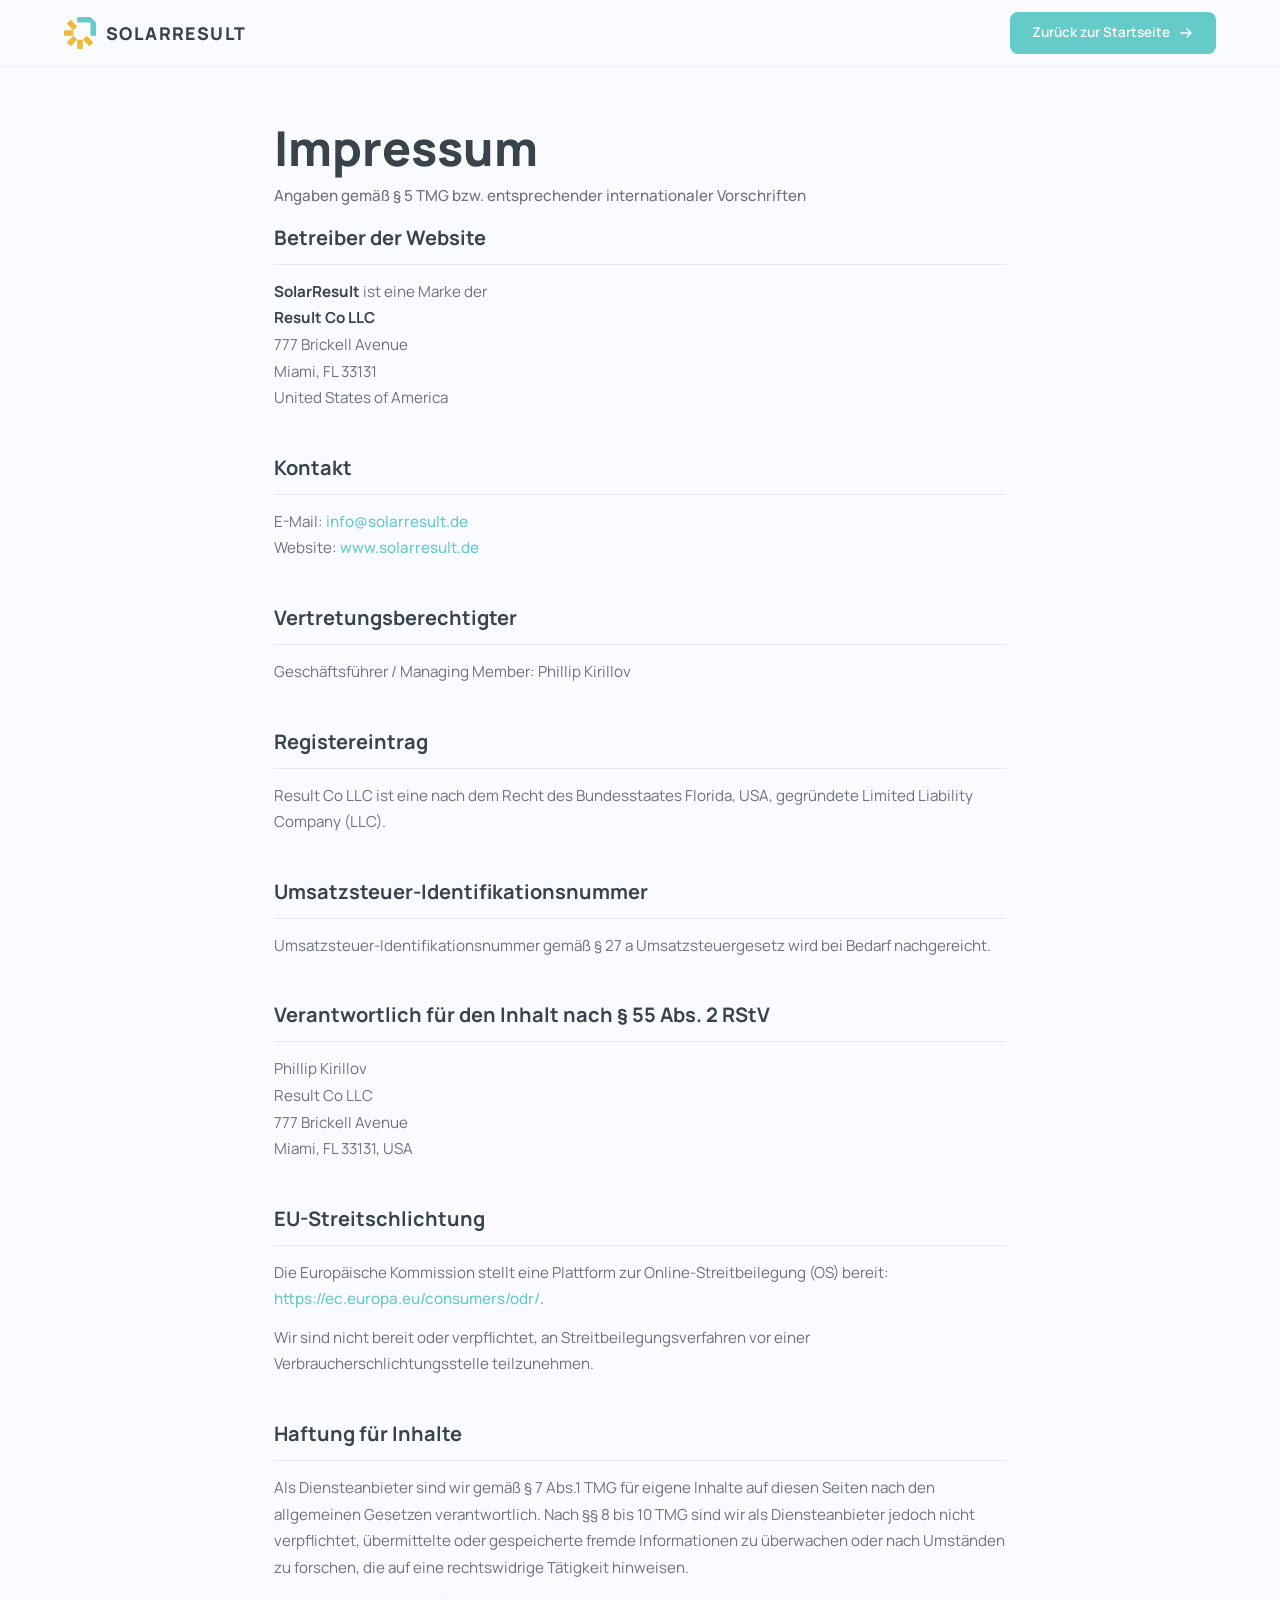
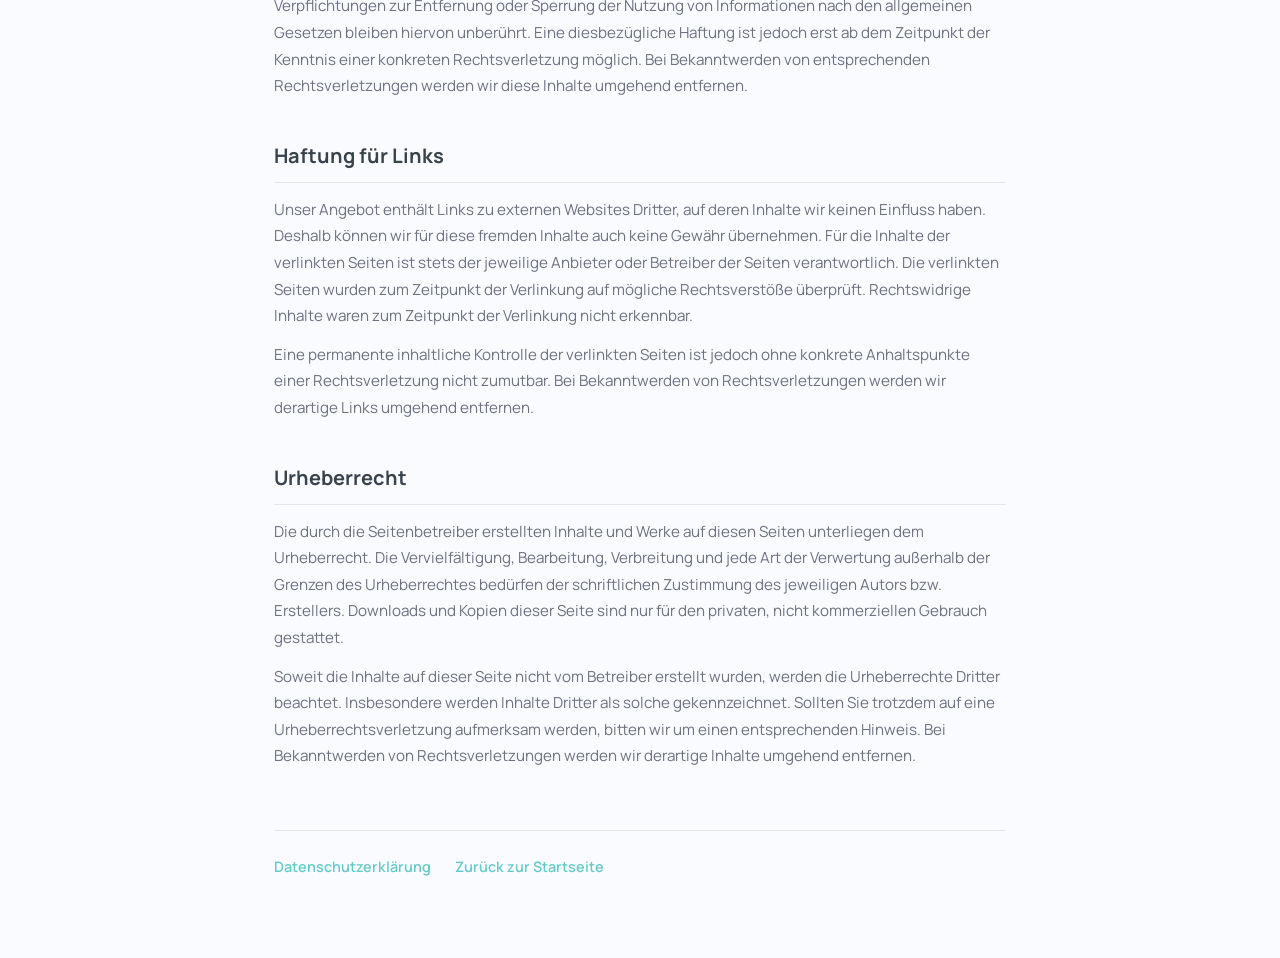
<file: impressum.html>
<!DOCTYPE html>
<html lang="de">
<head>
    <meta charset="UTF-8">
    <meta name="viewport" content="width=device-width, initial-scale=1.0">
    <title>Impressum | SolarResult</title>
    <meta name="description" content="Impressum von SolarResult, einer Marke der Result Co LLC, 777 Brickell Avenue, Miami, FL 33131.">
    <meta name="robots" content="noindex, nofollow">
    <link rel="canonical" href="https://solarresult.de/impressum.html">
    <link rel="icon" type="image/png" sizes="32x32" href="Branding Assets/Logo files/Favicon 32x32 and 16x16/32x32.png">
    <link rel="preconnect" href="https://fonts.googleapis.com">
    <link rel="preconnect" href="https://fonts.gstatic.com" crossorigin>
    <link href="https://fonts.googleapis.com/css2?family=Manrope:wght@400;500;600;700;800&display=swap" rel="stylesheet">
    <link rel="stylesheet" href="styles.css">
    <link rel="stylesheet" href="legal.css">

    <!-- Meta Pixel Code -->
    <script>
    !function(f,b,e,v,n,t,s)
    {if(f.fbq)return;n=f.fbq=function(){n.callMethod?
    n.callMethod.apply(n,arguments):n.queue.push(arguments)};
    if(!f._fbq)f._fbq=n;n.push=n;n.loaded=!0;n.version='2.0';
    n.queue=[];t=b.createElement(e);t.async=!0;
    t.src=v;s=b.getElementsByTagName(e)[0];
    s.parentNode.insertBefore(t,s)}(window, document,'script',
    'https://connect.facebook.net/en_US/fbevents.js');
    fbq('init', '1769505890332213');
    fbq('track', 'PageView');
    </script>
    <noscript><img height="1" width="1" style="display:none"
    src="https://www.facebook.com/tr?id=1769505890332213&ev=PageView&noscript=1"/></noscript>
</head>
<body>

    <!-- Navigation -->
    <nav class="navbar scrolled" id="navbar">
        <div class="nav-container">
            <a href="index.html" class="nav-logo">
                <svg class="logo-emblem" viewBox="0 0 397.09 397.04" width="32" height="32">
                    <path fill="#65CBC9" d="M397.09,73.24v154.4c0,2.97-2.4,5.37-5.38,5.37h-58.03c-2.97,0-5.38-2.4-5.38-5.37V74.27c0-2.97-2.4-5.38-5.37-5.38h-153.43c-2.97,0-5.37-2.4-5.37-5.38V5.38c0-2.97,2.4-5.38,5.37-5.38h154.35c2.85,0,5.59,1.13,7.6,3.15l62.49,62.49c2.02,2.02,3.15,4.75,3.15,7.6"/>
                    <path fill="#EDBA40" d="M0,170.2v56.63c0,3.35,2.72,6.07,6.07,6.07h103.36c3.35,0,6.07-2.72,6.07-6.07v-56.63c0-3.35-2.72-6.07-6.07-6.07H6.07c-3.35,0-6.07,2.72-6.07,6.07"/>
                    <path fill="#EDBA40" d="M78.19,38.06l-40.12,40.12c-2.37,2.37-2.37,6.21,0,8.58l73.13,73.08c2.37,2.37,6.21,2.37,8.58,0l40.07-40.11c2.37-2.37,2.36-6.21,0-8.58L86.77,38.06c-2.37-2.37-6.21-2.37-8.58,0"/>
                    <path fill="#EDBA40" d="M159.85,285.89l-73.08,73.08c-2.37,2.37-6.21,2.37-8.58,0l-40.12-40.12c-2.37-2.37-2.37-6.21,0-8.58l73.13-73.08c2.38-2.37,6.22-2.37,8.59,0l40.07,40.11c2.37,2.37,2.37,6.21,0,8.58"/>
                    <path fill="#EDBA40" d="M232.96,287.67v103.3c0,3.35-2.72,6.07-6.07,6.07h-56.69c-3.35,0-6.07-2.72-6.07-6.07v-103.3c0-3.35,2.72-6.07,6.07-6.07h56.69c3.35,0,6.07,2.72,6.07,6.07"/>
                    <path fill="#EDBA40" d="M359.03,318.85l-40.12,40.12c-2.37,2.37-6.21,2.37-8.58,0l-73.08-73.08c-2.37-2.37-2.37-6.21,0-8.58l40.07-40.12c2.37-2.37,6.21-2.37,8.59,0l73.13,73.07c2.37,2.38,2.37,6.22,0,8.59"/>
                </svg>
                <span class="logo-text">SOLARRESULT</span>
            </a>
            <a href="index.html" class="nav-cta">
                Zurück zur Startseite
                <svg width="16" height="16" viewBox="0 0 16 16" fill="none">
                    <path d="M3 8h10M9 4l4 4-4 4" stroke="currentColor" stroke-width="1.5" stroke-linecap="round" stroke-linejoin="round"/>
                </svg>
            </a>
        </div>
    </nav>

    <main class="legal-page">
        <div class="legal-container">
            <h1>Impressum</h1>
            <p class="legal-subtitle">Angaben gemäß § 5 TMG bzw. entsprechender internationaler Vorschriften</p>

            <section>
                <h2>Betreiber der Website</h2>
                <p>
                    <strong>SolarResult</strong> ist eine Marke der<br>
                    <strong>Result Co LLC</strong><br>
                    777 Brickell Avenue<br>
                    Miami, FL 33131<br>
                    United States of America
                </p>
            </section>

            <section>
                <h2>Kontakt</h2>
                <p>
                    E-Mail: <a href="mailto:info@solarresult.de">info@solarresult.de</a><br>
                    Website: <a href="https://solarresult.de">www.solarresult.de</a>
                </p>
            </section>

            <section>
                <h2>Vertretungsberechtigter</h2>
                <p>
                    Geschäftsführer / Managing Member: Phillip Kirillov
                </p>
            </section>

            <section>
                <h2>Registereintrag</h2>
                <p>
                    Result Co LLC ist eine nach dem Recht des Bundesstaates Florida, USA, gegründete
                    Limited Liability Company (LLC).
                </p>
            </section>

            <section>
                <h2>Umsatzsteuer-Identifikationsnummer</h2>
                <p>
                    Umsatzsteuer-Identifikationsnummer gemäß § 27 a Umsatzsteuergesetz wird bei Bedarf nachgereicht.
                </p>
            </section>

            <section>
                <h2>Verantwortlich für den Inhalt nach § 55 Abs. 2 RStV</h2>
                <p>
                    Phillip Kirillov<br>
                    Result Co LLC<br>
                    777 Brickell Avenue<br>
                    Miami, FL 33131, USA
                </p>
            </section>

            <section>
                <h2>EU-Streitschlichtung</h2>
                <p>
                    Die Europäische Kommission stellt eine Plattform zur Online-Streitbeilegung (OS) bereit:
                    <a href="https://ec.europa.eu/consumers/odr/" target="_blank" rel="noopener noreferrer">https://ec.europa.eu/consumers/odr/</a>.
                </p>
                <p>
                    Wir sind nicht bereit oder verpflichtet, an Streitbeilegungsverfahren vor einer
                    Verbraucherschlichtungsstelle teilzunehmen.
                </p>
            </section>

            <section>
                <h2>Haftung für Inhalte</h2>
                <p>
                    Als Diensteanbieter sind wir gemäß § 7 Abs.1 TMG für eigene Inhalte auf diesen Seiten
                    nach den allgemeinen Gesetzen verantwortlich. Nach §§ 8 bis 10 TMG sind wir als
                    Diensteanbieter jedoch nicht verpflichtet, übermittelte oder gespeicherte fremde
                    Informationen zu überwachen oder nach Umständen zu forschen, die auf eine rechtswidrige
                    Tätigkeit hinweisen.
                </p>
                <p>
                    Verpflichtungen zur Entfernung oder Sperrung der Nutzung von Informationen nach den
                    allgemeinen Gesetzen bleiben hiervon unberührt. Eine diesbezügliche Haftung ist jedoch
                    erst ab dem Zeitpunkt der Kenntnis einer konkreten Rechtsverletzung möglich. Bei
                    Bekanntwerden von entsprechenden Rechtsverletzungen werden wir diese Inhalte umgehend
                    entfernen.
                </p>
            </section>

            <section>
                <h2>Haftung für Links</h2>
                <p>
                    Unser Angebot enthält Links zu externen Websites Dritter, auf deren Inhalte wir keinen
                    Einfluss haben. Deshalb können wir für diese fremden Inhalte auch keine Gewähr übernehmen.
                    Für die Inhalte der verlinkten Seiten ist stets der jeweilige Anbieter oder Betreiber der
                    Seiten verantwortlich. Die verlinkten Seiten wurden zum Zeitpunkt der Verlinkung auf
                    mögliche Rechtsverstöße überprüft. Rechtswidrige Inhalte waren zum Zeitpunkt der
                    Verlinkung nicht erkennbar.
                </p>
                <p>
                    Eine permanente inhaltliche Kontrolle der verlinkten Seiten ist jedoch ohne konkrete
                    Anhaltspunkte einer Rechtsverletzung nicht zumutbar. Bei Bekanntwerden von
                    Rechtsverletzungen werden wir derartige Links umgehend entfernen.
                </p>
            </section>

            <section>
                <h2>Urheberrecht</h2>
                <p>
                    Die durch die Seitenbetreiber erstellten Inhalte und Werke auf diesen Seiten unterliegen
                    dem Urheberrecht. Die Vervielfältigung, Bearbeitung, Verbreitung und jede Art der
                    Verwertung außerhalb der Grenzen des Urheberrechtes bedürfen der schriftlichen Zustimmung
                    des jeweiligen Autors bzw. Erstellers. Downloads und Kopien dieser Seite sind nur für
                    den privaten, nicht kommerziellen Gebrauch gestattet.
                </p>
                <p>
                    Soweit die Inhalte auf dieser Seite nicht vom Betreiber erstellt wurden, werden die
                    Urheberrechte Dritter beachtet. Insbesondere werden Inhalte Dritter als solche
                    gekennzeichnet. Sollten Sie trotzdem auf eine Urheberrechtsverletzung aufmerksam werden,
                    bitten wir um einen entsprechenden Hinweis. Bei Bekanntwerden von Rechtsverletzungen
                    werden wir derartige Inhalte umgehend entfernen.
                </p>
            </section>

            <div class="legal-footer-links">
                <a href="datenschutz.html">Datenschutzerklärung</a>
                <a href="index.html">Zurück zur Startseite</a>
            </div>
        </div>
    </main>

</body>
</html>
</file>
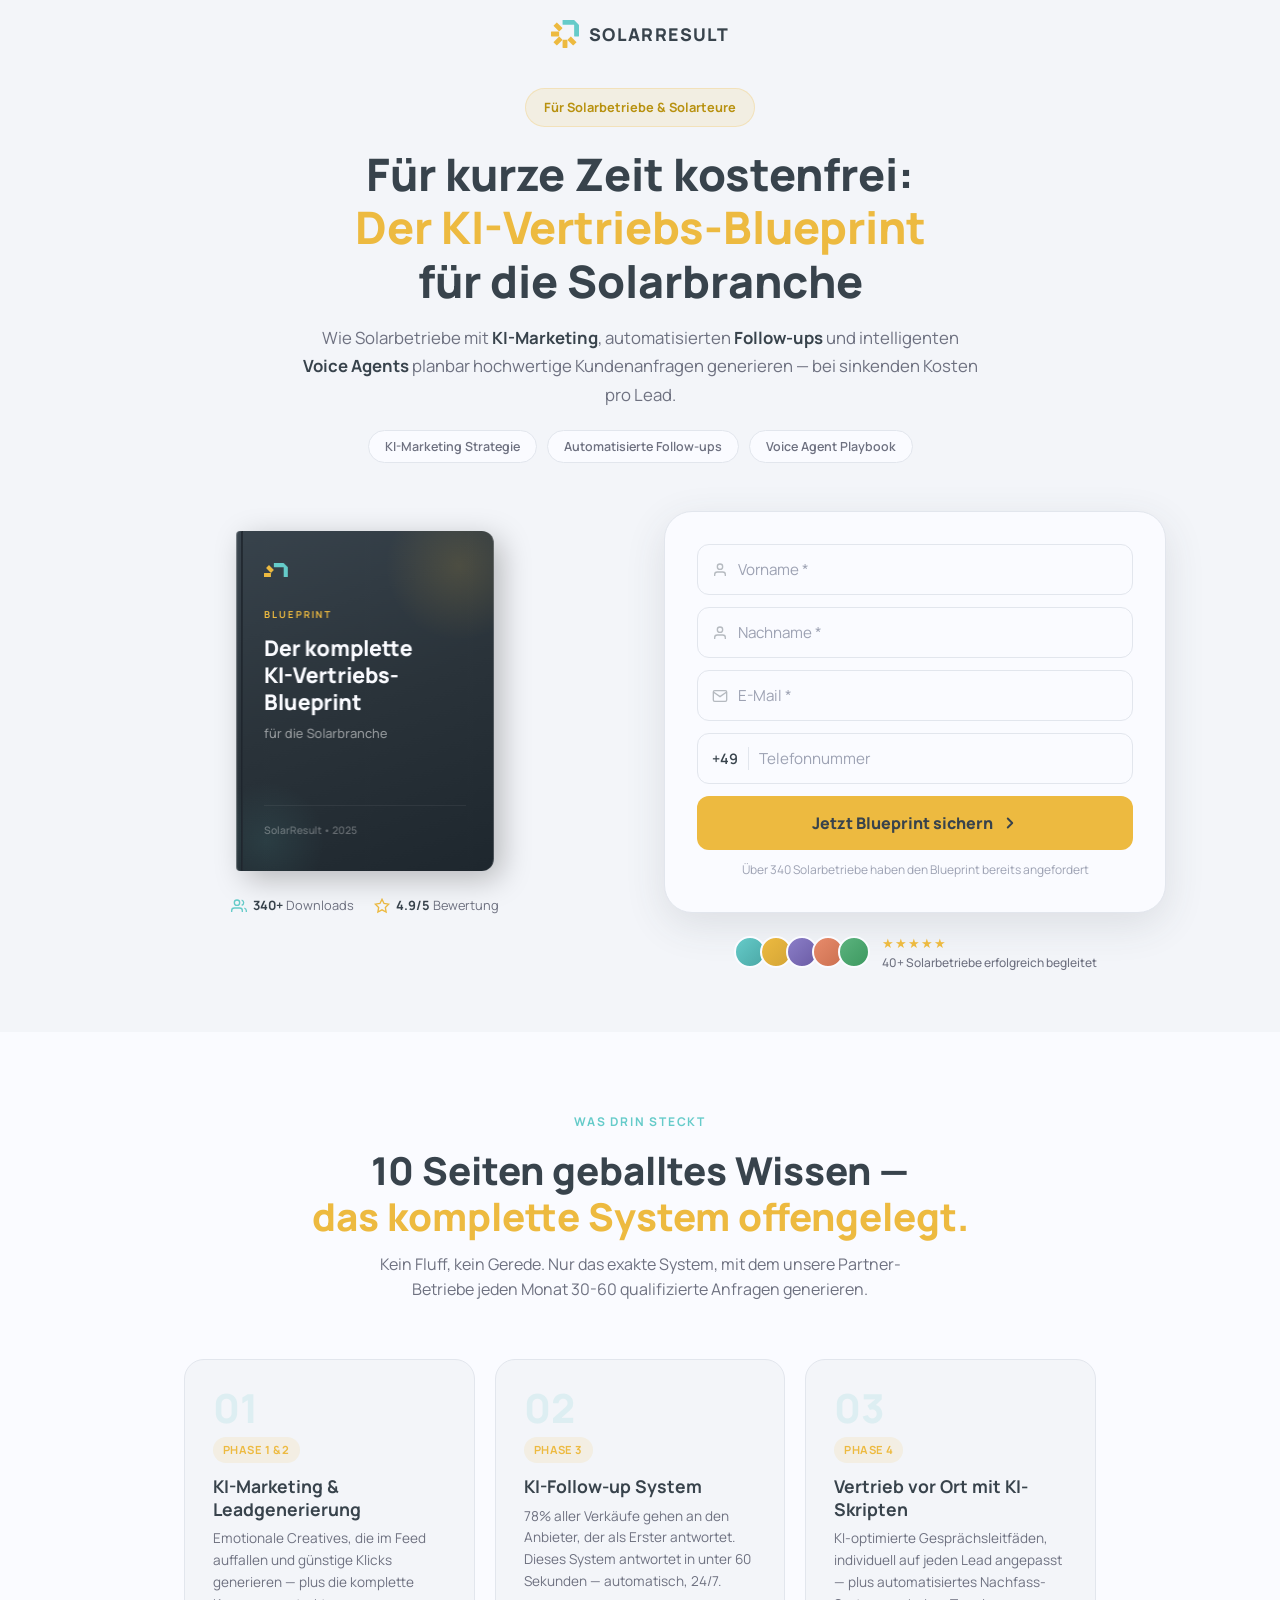
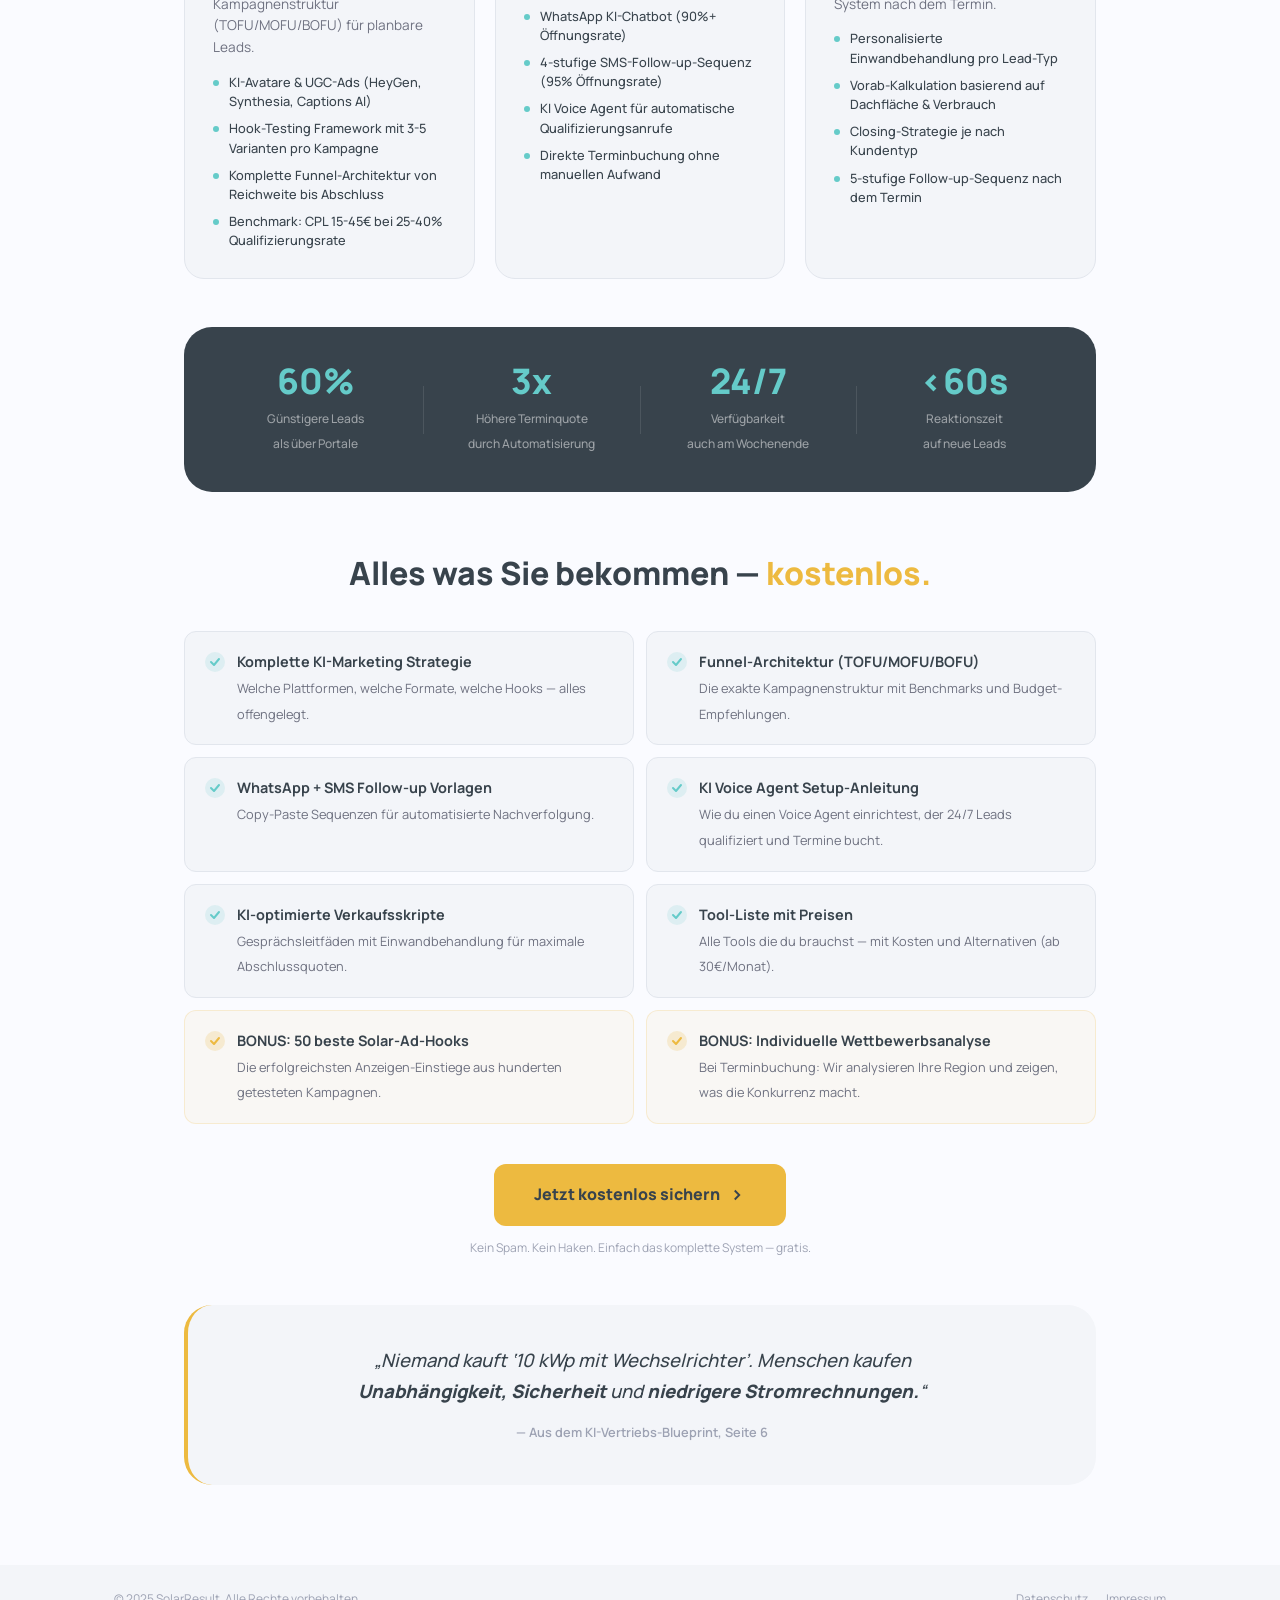
<file: kostenfreies-ki-blueprint.html>
<!DOCTYPE html>
<html lang="de">
<head>
    <meta charset="UTF-8">
    <meta name="viewport" content="width=device-width, initial-scale=1.0">
    <title>Kostenloser KI-Vertriebs-Blueprint für Solarbetriebe | SolarResult</title>
    <meta name="description" content="Gratis Blueprint: Wie Solarbetriebe mit KI-Marketing, automatisierten Follow-ups und Voice Agents planbar hochwertige Kundenanfragen generieren.">
    <meta name="keywords" content="Solar KI Blueprint, Solar Marketing Guide, Solarbetrieb Kunden gewinnen, KI Vertrieb Solar, Solar Leads Strategie">
    <meta name="robots" content="index, follow">
    <link rel="canonical" href="https://solarresult.de/kostenfreies-ki-blueprint.html">

    <meta property="og:type" content="website">
    <meta property="og:url" content="https://solarresult.de/kostenfreies-ki-blueprint.html">
    <meta property="og:title" content="Kostenloser KI-Vertriebs-Blueprint für Solarbetriebe">
    <meta property="og:description" content="Wie Solarbetriebe mit KI-Marketing planbar hochwertige Kundenanfragen generieren &mdash; bei sinkenden Kosten pro Lead.">
    <meta property="og:locale" content="de_DE">
    <meta property="og:image" content="https://images.unsplash.com/photo-1509391366360-2e959784a276?w=1200&h=630&fit=crop&q=80">
    <meta name="twitter:card" content="summary_large_image">
    <meta name="twitter:title" content="Kostenloser KI-Vertriebs-Blueprint für Solarbetriebe">
    <meta name="twitter:description" content="Das komplette System für planbare Solaraufträge. KI-Marketing, Follow-ups, Voice Agents.">
    <meta name="twitter:image" content="https://images.unsplash.com/photo-1509391366360-2e959784a276?w=1200&h=630&fit=crop&q=80">
    <meta name="twitter:url" content="https://solarresult.de/kostenfreies-ki-blueprint.html">

    <script type="application/ld+json">
    {
        "@context": "https://schema.org",
        "@type": "WebPage",
        "name": "KI-Vertriebs-Blueprint für Solarbetriebe",
        "description": "Kostenloser Blueprint: Wie Solarbetriebe mit KI-Marketing planbar Kundenanfragen generieren.",
        "url": "https://solarresult.de/kostenfreies-ki-blueprint.html",
        "provider": {
            "@type": "Organization",
            "name": "SolarResult"
        },
        "offers": {
            "@type": "Offer",
            "price": "0",
            "priceCurrency": "EUR",
            "description": "Kostenloser KI-Vertriebs-Blueprint (PDF)"
        }
    }
    </script>

    <link rel="icon" type="image/png" sizes="32x32" href="Branding Assets/Logo files/Favicon 32x32 and 16x16/32x32.png">
    <link rel="preconnect" href="https://fonts.googleapis.com">
    <link rel="preconnect" href="https://fonts.gstatic.com" crossorigin>
    <link href="https://fonts.googleapis.com/css2?family=Manrope:wght@300;400;500;600;700;800&display=swap" rel="stylesheet">
    <link rel="stylesheet" href="styles.css">
    <link rel="stylesheet" href="freebie.css">

    <!-- Meta Pixel -->
    <script>
    !function(f,b,e,v,n,t,s)
    {if(f.fbq)return;n=f.fbq=function(){n.callMethod?
    n.callMethod.apply(n,arguments):n.queue.push(arguments)};
    if(!f._fbq)f._fbq=n;n.push=n;n.loaded=!0;n.version='2.0';
    n.queue=[];t=b.createElement(e);t.async=!0;
    t.src=v;s=b.getElementsByTagName(e)[0];
    s.parentNode.insertBefore(t,s)}(window, document,'script',
    'https://connect.facebook.net/en_US/fbevents.js');
    fbq('init', '1769505890332213');
    fbq('track', 'PageView');
    </script>
    <noscript><img height="1" width="1" style="display:none"
    src="https://www.facebook.com/tr?id=1769505890332213&ev=PageView&noscript=1"/></noscript>
</head>
<body class="freebie-body">

    <!-- Minimal Nav -->
    <nav class="freebie-nav">
        <a href="index.html" class="nav-logo">
            <svg class="logo-emblem" viewBox="0 0 397.09 397.04" width="28" height="28">
                <path fill="#65CBC9" d="M397.09,73.24v154.4c0,2.97-2.4,5.37-5.38,5.37h-58.03c-2.97,0-5.38-2.4-5.38-5.37V74.27c0-2.97-2.4-5.38-5.37-5.38h-153.43c-2.97,0-5.37-2.4-5.37-5.38V5.38c0-2.97,2.4-5.38,5.37-5.38h154.35c2.85,0,5.59,1.13,7.6,3.15l62.49,62.49c2.02,2.02,3.15,4.75,3.15,7.6"/>
                <path fill="#EDBA40" d="M0,170.2v56.63c0,3.35,2.72,6.07,6.07,6.07h103.36c3.35,0,6.07-2.72,6.07-6.07v-56.63c0-3.35-2.72-6.07-6.07-6.07H6.07c-3.35,0-6.07,2.72-6.07,6.07"/>
                <path fill="#EDBA40" d="M78.19,38.06l-40.12,40.12c-2.37,2.37-2.37,6.21,0,8.58l73.13,73.08c2.37,2.37,6.21,2.37,8.58,0l40.07-40.11c2.37-2.37,2.36-6.21,0-8.58L86.77,38.06c-2.37-2.37-6.21-2.37-8.58,0"/>
                <path fill="#EDBA40" d="M159.85,285.89l-73.08,73.08c-2.37,2.37-6.21,2.37-8.58,0l-40.12-40.12c-2.37-2.37-2.37-6.21,0-8.58l73.13-73.08c2.38-2.37,6.22-2.37,8.59,0l40.07,40.11c2.37,2.37,2.37,6.21,0,8.58"/>
                <path fill="#EDBA40" d="M232.96,287.67v103.3c0,3.35-2.72,6.07-6.07,6.07h-56.69c-3.35,0-6.07-2.72-6.07-6.07v-103.3c0-3.35,2.72-6.07,6.07-6.07h56.69c3.35,0,6.07,2.72,6.07,6.07"/>
                <path fill="#EDBA40" d="M359.03,318.85l-40.12,40.12c-2.37,2.37-6.21,2.37-8.58,0l-73.08-73.08c-2.37-2.37-2.37-6.21,0-8.58l40.07-40.12c2.37-2.37,6.21-2.37,8.59,0l73.13,73.07c2.37,2.38,2.37,6.22,0,8.59"/>
            </svg>
            <span class="logo-text" style="color:var(--dark)">SOLARRESULT</span>
        </a>
    </nav>

    <main>
        <!-- Hero -->
        <section class="fb-hero">
            <div class="fb-hero-content">
                <div class="fb-badge">Für Solarbetriebe &amp; Solarteure</div>
                <h1 class="fb-hero-title">
                    Für kurze Zeit kostenfrei:<br>
                    <span class="fb-gold">Der KI-Vertriebs-Blueprint</span><br>
                    für die Solarbranche
                </h1>
                <p class="fb-hero-sub">
                    Wie Solarbetriebe mit <strong>KI-Marketing</strong>, automatisierten
                    <strong>Follow-ups</strong> und intelligenten <strong>Voice Agents</strong> planbar
                    hochwertige Kundenanfragen generieren &mdash; bei sinkenden Kosten pro Lead.
                </p>
                <div class="fb-hero-pills">
                    <span class="fb-pill">KI-Marketing Strategie</span>
                    <span class="fb-pill">Automatisierte Follow-ups</span>
                    <span class="fb-pill">Voice Agent Playbook</span>
                </div>
            </div>

            <!-- Mockup + Form side-by-side -->
            <div class="fb-hero-split">
                <!-- LEFT: Mockup -->
                <div class="fb-mockup-side">
                    <div class="fb-mockup">
                        <!-- CSS-rendered blueprint mockup -->
                        <div class="fb-book">
                            <div class="fb-book-cover">
                                <div class="fb-book-spine"></div>
                                <div class="fb-book-front">
                                    <div class="fb-book-logo">
                                        <svg viewBox="0 0 397.09 397.04" width="24" height="24">
                                            <path fill="#65CBC9" d="M397.09,73.24v154.4c0,2.97-2.4,5.37-5.38,5.37h-58.03c-2.97,0-5.38-2.4-5.38-5.37V74.27c0-2.97-2.4-5.38-5.37-5.38h-153.43c-2.97,0-5.37-2.4-5.37-5.38V5.38c0-2.97,2.4-5.38,5.37-5.38h154.35c2.85,0,5.59,1.13,7.6,3.15l62.49,62.49c2.02,2.02,3.15,4.75,3.15,7.6"/>
                                            <path fill="#EDBA40" d="M0,170.2v56.63c0,3.35,2.72,6.07,6.07,6.07h103.36c3.35,0,6.07-2.72,6.07-6.07v-56.63c0-3.35-2.72-6.07-6.07-6.07H6.07c-3.35,0-6.07,2.72-6.07,6.07"/>
                                            <path fill="#EDBA40" d="M78.19,38.06l-40.12,40.12c-2.37,2.37-2.37,6.21,0,8.58l73.13,73.08c2.37,2.37,6.21,2.37,8.58,0l40.07-40.11c2.37-2.37,2.36-6.21,0-8.58L86.77,38.06c-2.37-2.37-6.21-2.37-8.58,0"/>
                                        </svg>
                                    </div>
                                    <span class="fb-book-label">BLUEPRINT</span>
                                    <h3 class="fb-book-title">Der komplette<br>KI-Vertriebs-<br>Blueprint</h3>
                                    <span class="fb-book-sub">für die Solarbranche</span>
                                    <div class="fb-book-bottom">
                                        <span>SolarResult &bull; 2025</span>
                                    </div>
                                </div>
                            </div>
                        </div>
                    </div>
                    <div class="fb-social-proof">
                        <div class="fb-proof-item">
                            <svg width="16" height="16" viewBox="0 0 24 24" fill="none" stroke="#65CBC9" stroke-width="2"><path d="M17 21v-2a4 4 0 00-4-4H5a4 4 0 00-4 4v2"/><circle cx="9" cy="7" r="4"/><path d="M23 21v-2a4 4 0 00-3-3.87M16 3.13a4 4 0 010 7.75"/></svg>
                            <span><strong>340+</strong> Downloads</span>
                        </div>
                        <div class="fb-proof-item">
                            <svg width="16" height="16" viewBox="0 0 24 24" fill="none" stroke="#EDBA40" stroke-width="2"><path d="M12 2L15.09 8.26L22 9.27L17 14.14L18.18 21.02L12 17.77L5.82 21.02L7 14.14L2 9.27L8.91 8.26L12 2Z"/></svg>
                            <span><strong>4.9/5</strong> Bewertung</span>
                        </div>
                    </div>
                </div>

                <!-- RIGHT: Form / Calendar -->
                <div class="fb-form-side">
                    <div class="fb-form-panel" id="fb-panel">
                        <!-- Step 1: Form -->
                        <div class="fb-step active" id="fb-step-1">
                            <form id="fb-form" autocomplete="on">
                                <div class="fb-form-group" id="fb-fg-name">
                                    <div class="fb-input-wrap">
                                        <svg width="16" height="16" viewBox="0 0 24 24" fill="none" stroke="currentColor" stroke-width="2" opacity="0.35"><path d="M20 21v-2a4 4 0 00-4-4H8a4 4 0 00-4 4v2"/><circle cx="12" cy="7" r="4"/></svg>
                                        <input type="text" id="fb-name" placeholder="Vorname *" required autocomplete="given-name">
                                    </div>
                                    <span class="fb-field-error">Pflichtfeld</span>
                                </div>
                                <div class="fb-form-group" id="fb-fg-lastname">
                                    <div class="fb-input-wrap">
                                        <svg width="16" height="16" viewBox="0 0 24 24" fill="none" stroke="currentColor" stroke-width="2" opacity="0.35"><path d="M20 21v-2a4 4 0 00-4-4H8a4 4 0 00-4 4v2"/><circle cx="12" cy="7" r="4"/></svg>
                                        <input type="text" id="fb-lastname" placeholder="Nachname *" required autocomplete="family-name">
                                    </div>
                                    <span class="fb-field-error">Pflichtfeld</span>
                                </div>
                                <div class="fb-form-group" id="fb-fg-email">
                                    <div class="fb-input-wrap">
                                        <svg width="16" height="16" viewBox="0 0 24 24" fill="none" stroke="currentColor" stroke-width="2" opacity="0.35"><path d="M4 4h16c1.1 0 2 .9 2 2v12c0 1.1-.9 2-2 2H4c-1.1 0-2-.9-2-2V6c0-1.1.9-2 2-2z"/><polyline points="22,6 12,13 2,6"/></svg>
                                        <input type="email" id="fb-email" placeholder="E-Mail *" required autocomplete="email">
                                    </div>
                                    <span class="fb-field-error">Bitte gültige E-Mail</span>
                                </div>
                                <div class="fb-form-group" id="fb-fg-phone">
                                    <div class="fb-input-wrap fb-phone-wrap">
                                        <span class="fb-phone-flag">+49</span>
                                        <input type="tel" id="fb-phone" placeholder="Telefonnummer" autocomplete="tel">
                                    </div>
                                </div>

                                <button type="submit" class="fb-btn-submit">
                                    Jetzt Blueprint sichern
                                    <svg width="18" height="18" viewBox="0 0 24 24" fill="none" stroke="currentColor" stroke-width="2.5" stroke-linecap="round" stroke-linejoin="round"><polyline points="9 18 15 12 9 6"/></svg>
                                </button>
                                <p class="fb-submit-meta">Über 340 Solarbetriebe haben den Blueprint bereits angefordert</p>
                            </form>
                        </div>

                        <!-- Step 2: Calendar -->
                        <div class="fb-step" id="fb-step-2">
                            <div class="fb-success-msg">
                                <svg width="24" height="24" viewBox="0 0 24 24" fill="none"><circle cx="12" cy="12" r="11" stroke="#65CBC9" stroke-width="2"/><path d="M7 12.5l3 3 7-7" stroke="#65CBC9" stroke-width="2.5" stroke-linecap="round" stroke-linejoin="round"/></svg>
                                <span>Blueprint wird an Ihre E-Mail gesendet!</span>
                            </div>
                            <div class="fb-cal-intro">
                                <h3>Bonus: Kostenloses Erstgespräch</h3>
                                <p>Wählen Sie jetzt einen Termin und wir besprechen den Blueprint gemeinsam &mdash; plus individuelle Analyse für Ihren Betrieb.</p>
                            </div>
                            <div class="fb-cal-wrapper">
                                <div class="fb-cal-header">
                                    <button class="ibp-cal-nav" id="fb-cal-prev">
                                        <svg width="18" height="18" viewBox="0 0 24 24" fill="none" stroke="currentColor" stroke-width="2.5"><polyline points="15 18 9 12 15 6"/></svg>
                                    </button>
                                    <span class="ibp-cal-month-title" id="fb-cal-title"></span>
                                    <button class="ibp-cal-nav" id="fb-cal-next">
                                        <svg width="18" height="18" viewBox="0 0 24 24" fill="none" stroke="currentColor" stroke-width="2.5"><polyline points="9 18 15 12 9 6"/></svg>
                                    </button>
                                </div>
                                <div class="ibp-cal-weekdays">
                                    <span>Mo</span><span>Di</span><span>Mi</span><span>Do</span><span>Fr</span><span>Sa</span><span>So</span>
                                </div>
                                <div class="ibp-cal-grid" id="fb-cal-grid"></div>
                                <div class="fb-slots" id="fb-slots"></div>
                                <button type="button" class="fb-btn-book" id="fb-btn-book">
                                    Termin buchen
                                    <svg width="16" height="16" viewBox="0 0 24 24" fill="none" stroke="currentColor" stroke-width="2.5"><polyline points="9 18 15 12 9 6"/></svg>
                                </button>
                                <div class="ibp-error" id="fb-error"><span id="fb-error-text"></span></div>
                            </div>
                            <button class="fb-skip-link" id="fb-skip">Nein danke, nur den Blueprint</button>
                        </div>

                        <!-- Step 3: Confirmation -->
                        <div class="fb-step" id="fb-step-3">
                            <div class="fb-confirm">
                                <svg width="56" height="56" viewBox="0 0 24 24" fill="none">
                                    <circle cx="12" cy="12" r="11" stroke="#65CBC9" stroke-width="2"/>
                                    <path d="M7 12.5l3 3 7-7" stroke="#65CBC9" stroke-width="2.5" stroke-linecap="round" stroke-linejoin="round"/>
                                </svg>
                                <h3>Alles erledigt!</h3>
                                <p>Ihr Blueprint ist unterwegs. Prüfen Sie Ihren Posteingang.</p>
                                <div class="fb-confirm-details" id="fb-confirm-details"></div>
                            </div>
                        </div>
                    </div>

                    <!-- Trust -->
                    <div class="fb-trust-row">
                        <div class="fb-trust-avatars">
                            <div class="fb-av a1"></div>
                            <div class="fb-av a2"></div>
                            <div class="fb-av a3"></div>
                            <div class="fb-av a4"></div>
                            <div class="fb-av a5"></div>
                        </div>
                        <div class="fb-trust-text">
                            <div class="fb-stars">&#9733;&#9733;&#9733;&#9733;&#9733;</div>
                            <span>40+ Solarbetriebe erfolgreich begleitet</span>
                        </div>
                    </div>
                </div>
            </div>
        </section>

        <!-- What's Inside -->
        <section class="fb-inside">
            <div class="fb-inside-container">
                <div class="fb-inside-header">
                    <div class="section-label" style="text-align:center">Was drin steckt</div>
                    <h2 class="fb-inside-title">10 Seiten geballtes Wissen &mdash;<br><span class="fb-gold">das komplette System offengelegt.</span></h2>
                    <p class="fb-inside-sub">Kein Fluff, kein Gerede. Nur das exakte System, mit dem unsere Partner-Betriebe jeden Monat 30-60 qualifizierte Anfragen generieren.</p>
                </div>

                <!-- 4 Phases -->
                <div class="fb-phases">
                    <div class="fb-phase">
                        <div class="fb-phase-num">01</div>
                        <div class="fb-phase-badge">Phase 1 &amp; 2</div>
                        <h3>KI-Marketing &amp; Leadgenerierung</h3>
                        <p>Emotionale Creatives, die im Feed auffallen und günstige Klicks generieren &mdash; plus die komplette Kampagnenstruktur (TOFU/MOFU/BOFU) für planbare Leads.</p>
                        <ul class="fb-phase-list">
                            <li>KI-Avatare &amp; UGC-Ads (HeyGen, Synthesia, Captions AI)</li>
                            <li>Hook-Testing Framework mit 3-5 Varianten pro Kampagne</li>
                            <li>Komplette Funnel-Architektur von Reichweite bis Abschluss</li>
                            <li>Benchmark: CPL 15-45&euro; bei 25-40% Qualifizierungsrate</li>
                        </ul>
                    </div>
                    <div class="fb-phase">
                        <div class="fb-phase-num">02</div>
                        <div class="fb-phase-badge">Phase 3</div>
                        <h3>KI-Follow-up System</h3>
                        <p>78% aller Verkäufe gehen an den Anbieter, der als Erster antwortet. Dieses System antwortet in unter 60 Sekunden &mdash; automatisch, 24/7.</p>
                        <ul class="fb-phase-list">
                            <li>WhatsApp KI-Chatbot (90%+ Öffnungsrate)</li>
                            <li>4-stufige SMS-Follow-up-Sequenz (95% Öffnungsrate)</li>
                            <li>KI Voice Agent für automatische Qualifizierungsanrufe</li>
                            <li>Direkte Terminbuchung ohne manuellen Aufwand</li>
                        </ul>
                    </div>
                    <div class="fb-phase">
                        <div class="fb-phase-num">03</div>
                        <div class="fb-phase-badge">Phase 4</div>
                        <h3>Vertrieb vor Ort mit KI-Skripten</h3>
                        <p>KI-optimierte Gesprächsleitfäden, individuell auf jeden Lead angepasst &mdash; plus automatisiertes Nachfass-System nach dem Termin.</p>
                        <ul class="fb-phase-list">
                            <li>Personalisierte Einwandbehandlung pro Lead-Typ</li>
                            <li>Vorab-Kalkulation basierend auf Dachfläche &amp; Verbrauch</li>
                            <li>Closing-Strategie je nach Kundentyp</li>
                            <li>5-stufige Follow-up-Sequenz nach dem Termin</li>
                        </ul>
                    </div>
                </div>

                <!-- Stats Bar -->
                <div class="fb-stats-bar">
                    <div class="fb-stat-item">
                        <span class="fb-stat-num">60%</span>
                        <span class="fb-stat-label">Günstigere Leads<br>als über Portale</span>
                    </div>
                    <div class="fb-stat-divider"></div>
                    <div class="fb-stat-item">
                        <span class="fb-stat-num">3x</span>
                        <span class="fb-stat-label">Höhere Terminquote<br>durch Automatisierung</span>
                    </div>
                    <div class="fb-stat-divider"></div>
                    <div class="fb-stat-item">
                        <span class="fb-stat-num">24/7</span>
                        <span class="fb-stat-label">Verfügbarkeit<br>auch am Wochenende</span>
                    </div>
                    <div class="fb-stat-divider"></div>
                    <div class="fb-stat-item">
                        <span class="fb-stat-num">&lt;60s</span>
                        <span class="fb-stat-label">Reaktionszeit<br>auf neue Leads</span>
                    </div>
                </div>

                <!-- Value Stack Checklist -->
                <div class="fb-value-stack">
                    <h2 class="fb-value-title">Alles was Sie bekommen &mdash; <span class="fb-gold">kostenlos.</span></h2>
                    <div class="fb-value-grid">
                        <div class="fb-value-item">
                            <div class="fb-value-check">
                                <svg width="20" height="20" viewBox="0 0 20 20" fill="none"><circle cx="10" cy="10" r="10" fill="#65CBC9" opacity="0.15"/><path d="M6 10l3 3 5-6" stroke="#65CBC9" stroke-width="2" stroke-linecap="round" stroke-linejoin="round"/></svg>
                            </div>
                            <div>
                                <strong>Komplette KI-Marketing Strategie</strong>
                                <span>Welche Plattformen, welche Formate, welche Hooks &mdash; alles offengelegt.</span>
                            </div>
                        </div>
                        <div class="fb-value-item">
                            <div class="fb-value-check">
                                <svg width="20" height="20" viewBox="0 0 20 20" fill="none"><circle cx="10" cy="10" r="10" fill="#65CBC9" opacity="0.15"/><path d="M6 10l3 3 5-6" stroke="#65CBC9" stroke-width="2" stroke-linecap="round" stroke-linejoin="round"/></svg>
                            </div>
                            <div>
                                <strong>Funnel-Architektur (TOFU/MOFU/BOFU)</strong>
                                <span>Die exakte Kampagnenstruktur mit Benchmarks und Budget-Empfehlungen.</span>
                            </div>
                        </div>
                        <div class="fb-value-item">
                            <div class="fb-value-check">
                                <svg width="20" height="20" viewBox="0 0 20 20" fill="none"><circle cx="10" cy="10" r="10" fill="#65CBC9" opacity="0.15"/><path d="M6 10l3 3 5-6" stroke="#65CBC9" stroke-width="2" stroke-linecap="round" stroke-linejoin="round"/></svg>
                            </div>
                            <div>
                                <strong>WhatsApp + SMS Follow-up Vorlagen</strong>
                                <span>Copy-Paste Sequenzen für automatisierte Nachverfolgung.</span>
                            </div>
                        </div>
                        <div class="fb-value-item">
                            <div class="fb-value-check">
                                <svg width="20" height="20" viewBox="0 0 20 20" fill="none"><circle cx="10" cy="10" r="10" fill="#65CBC9" opacity="0.15"/><path d="M6 10l3 3 5-6" stroke="#65CBC9" stroke-width="2" stroke-linecap="round" stroke-linejoin="round"/></svg>
                            </div>
                            <div>
                                <strong>KI Voice Agent Setup-Anleitung</strong>
                                <span>Wie du einen Voice Agent einrichtest, der 24/7 Leads qualifiziert und Termine bucht.</span>
                            </div>
                        </div>
                        <div class="fb-value-item">
                            <div class="fb-value-check">
                                <svg width="20" height="20" viewBox="0 0 20 20" fill="none"><circle cx="10" cy="10" r="10" fill="#65CBC9" opacity="0.15"/><path d="M6 10l3 3 5-6" stroke="#65CBC9" stroke-width="2" stroke-linecap="round" stroke-linejoin="round"/></svg>
                            </div>
                            <div>
                                <strong>KI-optimierte Verkaufsskripte</strong>
                                <span>Gesprächsleitfäden mit Einwandbehandlung für maximale Abschlussquoten.</span>
                            </div>
                        </div>
                        <div class="fb-value-item">
                            <div class="fb-value-check">
                                <svg width="20" height="20" viewBox="0 0 20 20" fill="none"><circle cx="10" cy="10" r="10" fill="#65CBC9" opacity="0.15"/><path d="M6 10l3 3 5-6" stroke="#65CBC9" stroke-width="2" stroke-linecap="round" stroke-linejoin="round"/></svg>
                            </div>
                            <div>
                                <strong>Tool-Liste mit Preisen</strong>
                                <span>Alle Tools die du brauchst &mdash; mit Kosten und Alternativen (ab 30&euro;/Monat).</span>
                            </div>
                        </div>
                        <div class="fb-value-item fb-value-bonus">
                            <div class="fb-value-check">
                                <svg width="20" height="20" viewBox="0 0 20 20" fill="none"><circle cx="10" cy="10" r="10" fill="#EDBA40" opacity="0.2"/><path d="M6 10l3 3 5-6" stroke="#EDBA40" stroke-width="2" stroke-linecap="round" stroke-linejoin="round"/></svg>
                            </div>
                            <div>
                                <strong>BONUS: 50 beste Solar-Ad-Hooks</strong>
                                <span>Die erfolgreichsten Anzeigen-Einstiege aus hunderten getesteten Kampagnen.</span>
                            </div>
                        </div>
                        <div class="fb-value-item fb-value-bonus">
                            <div class="fb-value-check">
                                <svg width="20" height="20" viewBox="0 0 20 20" fill="none"><circle cx="10" cy="10" r="10" fill="#EDBA40" opacity="0.2"/><path d="M6 10l3 3 5-6" stroke="#EDBA40" stroke-width="2" stroke-linecap="round" stroke-linejoin="round"/></svg>
                            </div>
                            <div>
                                <strong>BONUS: Individuelle Wettbewerbsanalyse</strong>
                                <span>Bei Terminbuchung: Wir analysieren Ihre Region und zeigen, was die Konkurrenz macht.</span>
                            </div>
                        </div>
                    </div>

                    <div class="fb-value-cta">
                        <a href="#fb-panel" class="fb-btn-submit" style="display:inline-flex; width:auto; padding:18px 40px;">
                            Jetzt kostenlos sichern
                            <svg width="18" height="18" viewBox="0 0 24 24" fill="none" stroke="currentColor" stroke-width="2.5"><polyline points="9 18 15 12 9 6"/></svg>
                        </a>
                        <p class="fb-submit-meta" style="margin-top:12px">Kein Spam. Kein Haken. Einfach das komplette System &mdash; gratis.</p>
                    </div>
                </div>

                <!-- Quote -->
                <div class="fb-quote-block">
                    <blockquote>
                        &bdquo;Niemand kauft &lsquo;10 kWp mit Wechselrichter&rsquo;. Menschen kaufen
                        <strong>Unabhängigkeit, Sicherheit</strong> und <strong>niedrigere Stromrechnungen.</strong>&ldquo;
                    </blockquote>
                    <span class="fb-quote-source">&mdash; Aus dem KI-Vertriebs-Blueprint, Seite 6</span>
                </div>
            </div>
        </section>
    </main>

    <footer class="freebie-footer">
        <span>&copy; 2025 SolarResult. Alle Rechte vorbehalten.</span>
        <div>
            <a href="datenschutz.html">Datenschutz</a>
            <a href="impressum.html">Impressum</a>
        </div>
    </footer>

    <script src="tracking.js"></script>
    <script src="freebie.js"></script>
</body>
</html>
</file>
<file: styles.css>
/* ============================================
   SOLARRESULT - Premium Solar Agency Landing Page
   ============================================ */

/* --- Reset & Base --- */
*, *::before, *::after {
    margin: 0;
    padding: 0;
    box-sizing: border-box;
}

:root {
    --white: #FAFBFF;
    --teal: #65CBC9;
    --teal-dark: #4BA8A6;
    --dark: #38434C;
    --dark-deeper: #2A333A;
    --gold: #EDBA40;
    --gold-light: #F5D06B;
    --gray-100: #F3F5F9;
    --gray-200: #E2E6ED;
    --gray-300: #C8CEDB;
    --gray-400: #9DA2B3;
    --gray-500: #6E7180;
    --shadow-sm: 0 1px 2px rgba(56, 67, 76, 0.06);
    --shadow-md: 0 4px 16px rgba(56, 67, 76, 0.08);
    --shadow-lg: 0 12px 40px rgba(56, 67, 76, 0.12);
    --shadow-xl: 0 24px 64px rgba(56, 67, 76, 0.16);
    --radius-sm: 8px;
    --radius-md: 12px;
    --radius-lg: 20px;
    --radius-xl: 28px;
}

html {
    scroll-behavior: smooth;
    -webkit-font-smoothing: antialiased;
    -moz-osx-font-smoothing: grayscale;
}

body {
    font-family: 'Manrope', -apple-system, BlinkMacSystemFont, sans-serif;
    color: var(--dark);
    background: var(--white);
    line-height: 1.6;
    overflow-x: hidden;
}

a { text-decoration: none; color: inherit; transition: color 0.2s; }
img { max-width: 100%; display: block; }

.container {
    max-width: 1200px;
    margin: 0 auto;
    padding: 0 24px;
}

/* --- Typography --- */
.section-label {
    font-size: 0.75rem;
    font-weight: 700;
    letter-spacing: 0.15em;
    text-transform: uppercase;
    color: var(--teal);
    margin-bottom: 16px;
}

.section-label.light { color: var(--teal); }

.section-title {
    font-size: clamp(2rem, 4vw, 3.2rem);
    font-weight: 800;
    line-height: 1.15;
    color: var(--dark);
    margin-bottom: 20px;
}

.section-title.light { color: var(--white); }

.section-subtitle {
    font-size: 1.1rem;
    color: var(--gray-500);
    max-width: 640px;
    line-height: 1.7;
}

.highlight { color: var(--teal); }

/* --- Buttons --- */
.btn {
    display: inline-flex;
    align-items: center;
    gap: 8px;
    font-family: 'Manrope', sans-serif;
    font-weight: 600;
    font-size: 0.95rem;
    border: none;
    cursor: pointer;
    transition: all 0.3s cubic-bezier(0.25, 0.46, 0.45, 0.94);
    border-radius: var(--radius-sm);
    padding: 14px 28px;
}

.btn-primary { background: var(--teal); color: #fff; }
.btn-primary:hover {
    background: var(--teal-dark);
    transform: translateY(-1px);
    box-shadow: 0 8px 24px rgba(101, 203, 201, 0.3);
}

.btn-ghost {
    background: transparent;
    color: var(--dark);
    border: 1.5px solid var(--gray-200);
    padding: 13px 27px;
}
.btn-ghost:hover { border-color: var(--teal); color: var(--teal); }

.btn-outline-light {
    background: transparent;
    color: var(--white);
    border: 1.5px solid rgba(255,255,255,0.25);
    padding: 13px 27px;
}
.btn-outline-light:hover { border-color: var(--teal); color: var(--teal); }

.btn-large {
    padding: 18px 36px;
    font-size: 1.05rem;
    border-radius: var(--radius-md);
}

/* ============================
   NAVIGATION
   ============================ */
.navbar {
    position: fixed;
    top: 0; left: 0; right: 0;
    z-index: 1000;
    padding: 16px 0;
    transition: all 0.3s;
    background: transparent;
}

.navbar.scrolled {
    background: rgba(250, 251, 255, 0.92);
    backdrop-filter: blur(20px);
    -webkit-backdrop-filter: blur(20px);
    border-bottom: 1px solid rgba(56, 67, 76, 0.06);
    padding: 12px 0;
}

.nav-container {
    max-width: 1200px;
    margin: 0 auto;
    padding: 0 24px;
    display: flex;
    align-items: center;
    justify-content: space-between;
}

.nav-logo { display: flex; align-items: center; gap: 10px; }

.logo-text {
    font-size: 1.1rem;
    font-weight: 800;
    letter-spacing: 0.08em;
    color: var(--dark);
}

.navbar:not(.scrolled) .logo-text { color: var(--white); }

.nav-links {
    display: flex;
    align-items: center;
    gap: 32px;
    background: rgba(56, 67, 76, 0.5);
    backdrop-filter: blur(12px);
    -webkit-backdrop-filter: blur(12px);
    padding: 10px 28px;
    border-radius: 100px;
    border: 1px solid rgba(255,255,255,0.08);
}

.navbar.scrolled .nav-links {
    background: var(--gray-100);
    border-color: var(--gray-200);
}

.nav-links a {
    font-size: 0.85rem;
    font-weight: 600;
    letter-spacing: 0.02em;
    text-transform: uppercase;
    color: rgba(255,255,255,0.85);
    transition: color 0.2s;
}

.navbar.scrolled .nav-links a { color: var(--gray-500); }
.nav-links a:hover { color: var(--teal); }

.nav-cta {
    display: inline-flex;
    align-items: center;
    gap: 8px;
    background: var(--teal);
    color: #fff !important;
    padding: 10px 22px;
    border-radius: var(--radius-sm);
    font-size: 0.85rem;
    font-weight: 600;
    transition: all 0.3s;
}
.nav-cta:hover { background: var(--teal-dark); transform: translateY(-1px); }

.nav-mobile-toggle {
    display: none;
    flex-direction: column;
    gap: 5px;
    background: none;
    border: none;
    cursor: pointer;
    padding: 4px;
}

.nav-mobile-toggle span {
    display: block; width: 22px; height: 2px;
    background: var(--white);
    border-radius: 2px;
    transition: all 0.3s;
}
.navbar.scrolled .nav-mobile-toggle span { background: var(--dark); }

.mobile-menu {
    display: none;
    position: fixed;
    top: 64px; left: 0; right: 0;
    background: var(--white);
    padding: 24px;
    flex-direction: column;
    gap: 16px;
    z-index: 999;
    box-shadow: var(--shadow-lg);
    border-bottom: 1px solid var(--gray-200);
}
.mobile-menu.active { display: flex; }
.mobile-menu a { font-size: 1rem; font-weight: 600; color: var(--dark); padding: 8px 0; }

/* ============================
   HERO SECTION
   ============================ */
.hero {
    position: relative;
    min-height: 100vh;
    display: flex;
    flex-direction: column;
    overflow: hidden;
}

.hero-bg {
    position: absolute;
    inset: 0;
    z-index: 0;
    background: linear-gradient(135deg, #2A333A 0%, #1a2329 50%, #162020 100%);
}

.hero-overlay {
    position: absolute;
    inset: 0;
    background: linear-gradient(
        180deg,
        rgba(26, 35, 41, 0.2) 0%,
        rgba(26, 35, 41, 0.5) 35%,
        rgba(26, 35, 41, 0.8) 65%,
        rgba(26, 35, 41, 0.95) 100%
    );
    z-index: 1;
}

/* ============================
   3D ISOMETRIC SUBURB SCENE
   ============================ */
.suburb-scene {
    position: absolute;
    top: 50%;
    left: 50%;
    width: 1500px;
    height: 900px;
    transform: translate(-50%, -55%);
    perspective: 1200px;
    opacity: 0.65;
}

.iso-grid {
    width: 100%;
    height: 100%;
    transform: rotateX(55deg) rotateZ(-30deg);
    transform-style: preserve-3d;
    display: flex;
    flex-direction: column;
    gap: 0;
    padding: 60px;
}

.iso-row {
    display: flex;
    gap: 30px;
    justify-content: center;
    transform-style: preserve-3d;
}

.iso-street {
    height: 24px;
    background: linear-gradient(90deg,
        transparent 0%,
        rgba(80, 90, 100, 0.4) 10%,
        rgba(80, 90, 100, 0.5) 50%,
        rgba(80, 90, 100, 0.4) 90%,
        transparent 100%
    );
    margin: 8px 60px;
    border-radius: 2px;
    position: relative;
}

.iso-street::after {
    content: '';
    position: absolute;
    top: 50%;
    left: 15%;
    right: 15%;
    height: 2px;
    background: repeating-linear-gradient(90deg,
        rgba(255,255,255,0.15) 0px,
        rgba(255,255,255,0.15) 20px,
        transparent 20px,
        transparent 40px
    );
    transform: translateY(-50%);
}

.iso-lot {
    position: relative;
    width: 180px;
    height: 140px;
    transform-style: preserve-3d;
    flex-shrink: 0;
}

/* --- 3D House Base --- */
.iso-house {
    position: absolute;
    bottom: 20px;
    left: 50%;
    transform: translateX(-50%);
    width: 110px;
    height: 70px;
    transform-style: preserve-3d;
}

/* Lawn / Ground */
.h-lawn {
    position: absolute;
    bottom: -15px;
    left: -20px;
    width: calc(100% + 40px);
    height: calc(100% + 40px);
    background: radial-gradient(ellipse at center, rgba(60, 110, 60, 0.4) 0%, rgba(50, 90, 50, 0.15) 70%, transparent 100%);
    border-radius: 4px;
    z-index: -1;
}

/* House base (top-down view = the footprint) */
.h-base {
    position: absolute;
    bottom: 0;
    left: 0;
    width: 100%;
    height: 100%;
    background: linear-gradient(135deg, #c5cdd5 0%, #b0bac5 100%);
    border-radius: 3px;
    box-shadow:
        4px 4px 0 rgba(0,0,0,0.15),
        8px 8px 0 rgba(0,0,0,0.08),
        0 0 20px rgba(0,0,0,0.1);
}

/* Front wall (visible as a strip on the bottom-right) */
.h-wall-front {
    position: absolute;
    bottom: -12px;
    left: 0;
    width: 100%;
    height: 12px;
    background: linear-gradient(180deg, #a8b2bc 0%, #8a95a0 100%);
    transform: skewX(-30deg);
    transform-origin: top left;
    border-radius: 0 0 2px 2px;
}

/* Right wall */
.h-wall-right {
    position: absolute;
    top: 0;
    right: -10px;
    width: 10px;
    height: 100%;
    background: linear-gradient(90deg, #95a0ab 0%, #7d8892 100%);
    transform: skewY(-30deg);
    transform-origin: top left;
}

/* --- Roof Styles --- */
/* Modern flat roof */
.h-modern .h-base {
    background: linear-gradient(135deg, #d0d6de 0%, #bcc4cc 100%);
}

.h-modern .h-roof {
    position: absolute;
    top: -3px;
    left: -3px;
    width: calc(100% + 6px);
    height: calc(100% + 6px);
    background: linear-gradient(135deg, #4a5a68 0%, #3d4d5a 100%);
    border-radius: 3px;
    box-shadow: 0 -2px 8px rgba(0,0,0,0.2);
}

/* Classic pitched roof */
.h-classic .h-base {
    background: linear-gradient(135deg, #ddd5c8 0%, #ccc2b2 100%);
}

.h-classic .h-roof {
    position: absolute;
    top: -8px;
    left: -5px;
    width: calc(100% + 10px);
    height: calc(100% + 10px);
    background: linear-gradient(135deg, #8b5e3c 0%, #6d4a2e 100%);
    clip-path: polygon(0% 30%, 50% 0%, 100% 30%, 100% 100%, 0% 100%);
    border-radius: 2px;
    box-shadow: 0 -3px 10px rgba(0,0,0,0.2);
}

.h-classic .h-wall-front {
    background: linear-gradient(180deg, #c4b9a8 0%, #a89d8c 100%);
}
.h-classic .h-wall-right {
    background: linear-gradient(90deg, #b5a898 0%, #9a8e7e 100%);
}

/* Villa - larger */
.h-villa .iso-house,
.h-villa.iso-house {
    width: 130px;
    height: 80px;
}

.h-villa .h-base {
    background: linear-gradient(135deg, #e0dbd3 0%, #d0c8be 100%);
}

.h-villa .h-roof {
    position: absolute;
    top: -5px;
    left: -4px;
    width: calc(100% + 8px);
    height: calc(100% + 8px);
    background: linear-gradient(135deg, #5a5a5a 0%, #444 100%);
    border-radius: 3px;
    box-shadow: 0 -2px 8px rgba(0,0,0,0.25);
}

.h-villa .h-wall-front {
    height: 14px;
    bottom: -14px;
    background: linear-gradient(180deg, #c8c0b5 0%, #a8a095 100%);
}
.h-villa .h-wall-right {
    width: 12px;
    right: -12px;
    background: linear-gradient(90deg, #b5ada2 0%, #958d82 100%);
}

/* --- Solar Panels (on roof) --- */
.h-solar-grid {
    position: absolute;
    top: 2px;
    left: 10%;
    width: 80%;
    height: 60%;
    display: grid;
    grid-template-columns: repeat(3, 1fr);
    grid-template-rows: repeat(3, 1fr);
    gap: 2px;
    z-index: 5;
    padding: 4px;
}

.h-spanel {
    background: linear-gradient(135deg, #1a3a5c 0%, #2a5a8c 40%, #1e4a70 100%);
    border-radius: 1px;
    border: 0.5px solid rgba(101, 203, 201, 0.4);
    box-shadow: 0 0 6px rgba(101, 203, 201, 0.2);
    position: relative;
}

.h-spanel::after {
    content: '';
    position: absolute;
    inset: 1px;
    background: linear-gradient(135deg, transparent 40%, rgba(101, 203, 201, 0.15) 50%, transparent 60%);
}

/* Solar glow effect */
.h-glow {
    position: absolute;
    top: -10px;
    left: -10px;
    width: calc(100% + 20px);
    height: calc(100% + 20px);
    background: radial-gradient(ellipse at center, rgba(101, 203, 201, 0.15) 0%, transparent 70%);
    z-index: -1;
    animation: solarGlow 3s ease-in-out infinite alternate;
}

@keyframes solarGlow {
    0% { opacity: 0.5; }
    100% { opacity: 1; }
}

/* --- Trees --- */
.h-tree {
    position: absolute;
    width: 16px;
    height: 16px;
    z-index: 4;
}

.h-tree::before {
    content: '';
    position: absolute;
    bottom: 0;
    left: 50%;
    transform: translateX(-50%);
    width: 14px;
    height: 14px;
    background: radial-gradient(ellipse at center, #3d6b3d 0%, #2d5a2d 60%, rgba(45, 90, 45, 0) 100%);
    border-radius: 50%;
}

.h-tree::after {
    content: '';
    position: absolute;
    bottom: -3px;
    left: 50%;
    transform: translateX(-50%);
    width: 8px;
    height: 8px;
    background: radial-gradient(circle, rgba(0,0,0,0.15) 0%, transparent 70%);
    border-radius: 50%;
}

/* --- Sale Badges (3D scene) --- */
.sale-badge {
    position: absolute;
    top: 8px;
    right: 5px;
    background: var(--teal);
    color: #fff;
    padding: 6px 12px;
    border-radius: 8px;
    font-size: 0.7rem;
    font-weight: 700;
    display: flex;
    align-items: center;
    gap: 4px;
    white-space: nowrap;
    opacity: 0;
    transform: translateY(8px) scale(0.9);
    z-index: 20;
    box-shadow: 0 4px 16px rgba(101, 203, 201, 0.4);
    flex-direction: column;
    line-height: 1.2;
    /* Override the isometric rotation so badge appears flat/readable */
    transform-style: flat;
}

.sale-badge.visible {
    animation: badgePopIn 0.5s cubic-bezier(0.34, 1.56, 0.64, 1) forwards;
}

.sale-badge.hiding {
    animation: badgePopOut 0.4s ease-in forwards;
}

@keyframes badgePopIn {
    from { opacity: 0; transform: translateY(8px) scale(0.9); }
    to { opacity: 1; transform: translateY(0) scale(1); }
}

@keyframes badgePopOut {
    from { opacity: 1; transform: translateY(0) scale(1); }
    to { opacity: 0; transform: translateY(-8px) scale(0.9); }
}

.badge-icon { font-size: 0.85rem; }
.badge-text { font-size: 0.6rem; text-transform: uppercase; letter-spacing: 0.05em; opacity: 0.9; }
.badge-amount { font-size: 0.85rem; font-weight: 800; }

/* --- Hero Content --- */
.hero-content {
    position: relative;
    z-index: 2;
    max-width: 1200px;
    margin: 0 auto;
    padding: 140px 24px 60px;
    display: grid;
    grid-template-columns: 1fr 1fr;
    gap: 60px;
    align-items: center;
    flex: 1;
}

.hero-badge {
    display: inline-flex;
    align-items: center;
    gap: 8px;
    background: rgba(101, 203, 201, 0.1);
    border: 1px solid rgba(101, 203, 201, 0.2);
    color: var(--teal);
    padding: 8px 16px;
    border-radius: 100px;
    font-size: 0.8rem;
    font-weight: 600;
    margin-bottom: 24px;
}

.hero-badge-dot {
    width: 8px; height: 8px;
    background: var(--teal);
    border-radius: 50%;
    animation: pulse 2s infinite;
}

@keyframes pulse {
    0%, 100% { opacity: 1; }
    50% { opacity: 0.4; }
}

.hero-title {
    font-size: clamp(2.4rem, 4.5vw, 3.8rem);
    font-weight: 800;
    line-height: 1.1;
    color: var(--white);
    margin-bottom: 20px;
}

.hero-subtitle {
    font-size: 1.1rem;
    color: rgba(250, 251, 255, 0.65);
    line-height: 1.7;
    margin-bottom: 32px;
    max-width: 500px;
}

.hero-ctas { display: flex; gap: 12px; margin-bottom: 40px; flex-wrap: wrap; }
.hero-ctas .btn-ghost { border-color: rgba(255,255,255,0.2); color: rgba(255,255,255,0.8); }
.hero-ctas .btn-ghost:hover { border-color: var(--teal); color: var(--teal); }

.hero-ctas .btn-blueprint {
    border-color: rgba(237, 186, 64, 0.4);
    color: var(--gold);
}
.hero-ctas .btn-blueprint:hover {
    border-color: var(--gold);
    color: var(--gold);
    background: rgba(237, 186, 64, 0.1);
}

/* Trust */
.hero-trust { display: flex; align-items: center; gap: 14px; }
.trust-avatars { display: flex; }

.avatar {
    width: 36px; height: 36px; border-radius: 50%;
    border: 2px solid var(--dark-deeper);
    margin-left: -8px;
    background: var(--gray-300);
}
.avatar:first-child { margin-left: 0; }
.avatar.a1 { background: linear-gradient(135deg, #65CBC9, #4BA8A6); }
.avatar.a2 { background: linear-gradient(135deg, #EDBA40, #D4A536); }
.avatar.a3 { background: linear-gradient(135deg, #8B7EC8, #6B5CA5); }
.avatar.a4 { background: linear-gradient(135deg, #E88B6B, #CC7050); }

.trust-text { display: flex; flex-direction: column; }
.trust-stars { color: var(--gold); font-size: 0.85rem; letter-spacing: 2px; }
.trust-text span { font-size: 0.8rem; color: rgba(250, 251, 255, 0.5); font-weight: 500; }

/* --- Quote Card (Angebotszettel) --- */
.quote-card {
    background: rgba(250, 251, 255, 0.06);
    backdrop-filter: blur(24px);
    -webkit-backdrop-filter: blur(24px);
    border: 1px solid rgba(250, 251, 255, 0.1);
    border-radius: var(--radius-lg);
    padding: 28px;
    color: var(--white);
    animation: cardFloat 6s ease-in-out infinite;
}

@keyframes cardFloat {
    0%, 100% { transform: translateY(0); }
    50% { transform: translateY(-8px); }
}

.quote-card-header {
    display: flex;
    align-items: center;
    gap: 10px;
    margin-bottom: 24px;
    padding-bottom: 16px;
    border-bottom: 1px solid rgba(255,255,255,0.08);
}

.quote-card-label { font-size: 0.85rem; font-weight: 600; color: rgba(255,255,255,0.7); }

.quote-card-stats {
    display: grid;
    grid-template-columns: 1fr auto 1fr auto 1fr;
    gap: 0;
    margin-bottom: 24px;
    text-align: center;
}

.quote-stat { display: flex; flex-direction: column; position: relative; }
.quote-stat-number { font-size: 1.8rem; font-weight: 800; color: var(--teal); line-height: 1; margin-bottom: 4px; }
.quote-stat-label { font-size: 0.7rem; color: rgba(255,255,255,0.5); font-weight: 500; }
.quote-stat-suffix { font-size: 0.7rem; color: rgba(255,255,255,0.4); }
.quote-stat-divider { width: 1px; background: rgba(255,255,255,0.1); margin: 0 8px; }

/* Live Feed - FIXED: smooth transitions, no resize */
.quote-card-feed {
    background: rgba(0,0,0,0.2);
    border-radius: var(--radius-md);
    padding: 16px;
    margin-bottom: 16px;
}

.feed-header {
    display: flex;
    align-items: center;
    gap: 8px;
    font-size: 0.75rem;
    font-weight: 600;
    color: rgba(255,255,255,0.6);
    text-transform: uppercase;
    letter-spacing: 0.05em;
    margin-bottom: 12px;
}

.feed-dot {
    width: 6px; height: 6px;
    background: #4ADE80;
    border-radius: 50%;
    animation: pulse 1.5s infinite;
}

.feed-items {
    display: flex;
    flex-direction: column;
    gap: 8px;
    overflow: hidden;
    /* Fixed height: exactly 3 items (48px each + 8px gap x2) */
    max-height: 168px;
}

.feed-item {
    display: flex;
    align-items: center;
    gap: 10px;
    padding: 8px 10px;
    background: rgba(255,255,255,0.04);
    border-radius: var(--radius-sm);
    min-height: 48px;
    flex-shrink: 0;
    opacity: 1;
    transform: translateY(0);
    transition: opacity 0.5s ease, transform 0.5s ease;
}

.feed-item.entering {
    animation: feedEnter 0.6s cubic-bezier(0.22, 1, 0.36, 1) forwards;
}

@keyframes feedEnter {
    from {
        opacity: 0;
        transform: translateY(-10px);
        max-height: 0;
        padding: 0 10px;
        margin-bottom: -8px;
    }
    50% {
        max-height: 48px;
        padding: 8px 10px;
        margin-bottom: 0;
    }
    to {
        opacity: 1;
        transform: translateY(0);
        max-height: 48px;
    }
}

.feed-item.exiting {
    animation: feedExit 0.5s ease forwards;
}

@keyframes feedExit {
    to {
        opacity: 0;
        transform: translateY(10px);
        max-height: 0;
        padding: 0 10px;
        margin-top: -8px;
    }
}

.feed-item-icon {
    font-size: 0.9rem;
    width: 28px; height: 28px;
    background: rgba(101, 203, 201, 0.15);
    border-radius: 6px;
    display: flex;
    align-items: center;
    justify-content: center;
    flex-shrink: 0;
}

.feed-item-content { flex: 1; min-width: 0; }
.feed-item-title { display: block; font-size: 0.8rem; font-weight: 600; color: rgba(255,255,255,0.9); }
.feed-item-meta { display: block; font-size: 0.7rem; color: rgba(255,255,255,0.4); }
.feed-item-amount { font-size: 0.85rem; font-weight: 700; color: var(--gold); white-space: nowrap; }

.quote-card-total {
    display: flex;
    justify-content: space-between;
    align-items: center;
    padding-top: 16px;
    border-top: 1px solid rgba(255,255,255,0.08);
}

.total-label { font-size: 0.85rem; color: rgba(255,255,255,0.6); font-weight: 500; }
.total-amount {
    font-size: 1.4rem;
    font-weight: 800;
    color: var(--gold);
    transition: transform 0.3s ease;
}

/* --- Hero Ticker --- */
.hero-ticker {
    position: relative;
    z-index: 2;
    padding: 16px 0;
    border-top: 1px solid rgba(255,255,255,0.06);
    overflow: hidden;
}

.ticker-track {
    display: flex;
    gap: 48px;
    animation: ticker 30s linear infinite;
    white-space: nowrap;
}

.ticker-item { font-size: 0.8rem; font-weight: 600; color: rgba(250, 251, 255, 0.35); flex-shrink: 0; }

@keyframes ticker {
    0% { transform: translateX(0); }
    100% { transform: translateX(-50%); }
}

/* ============================
   ABOUT / STATS SECTION
   ============================ */
.about { padding: 120px 0 80px; text-align: center; }
.about .section-subtitle { margin: 0 auto 60px; }

.stats-grid {
    max-width: 1200px;
    margin: 0 auto;
    padding: 0 24px;
    display: grid;
    grid-template-columns: repeat(4, 1fr);
    gap: 20px;
}

.stat-card {
    background: var(--white);
    border: 1px solid var(--gray-200);
    border-radius: var(--radius-lg);
    padding: 32px 24px;
    text-align: center;
    transition: all 0.3s;
}
.stat-card:hover { border-color: var(--teal); box-shadow: var(--shadow-md); transform: translateY(-4px); }

.stat-icon {
    width: 48px; height: 48px;
    background: var(--gray-100);
    border-radius: var(--radius-sm);
    display: flex;
    align-items: center;
    justify-content: center;
    margin: 0 auto 16px;
}

.stat-number { font-size: 2.4rem; font-weight: 800; color: var(--dark); line-height: 1; margin-bottom: 8px; }
.stat-description { font-size: 0.85rem; color: var(--gray-500); line-height: 1.4; font-weight: 500; }

/* ============================
   SOLUTIONS SECTION
   ============================ */
.solutions { padding: 100px 0; background: var(--gray-100); }
.solutions .container { text-align: center; margin-bottom: 48px; }

.solutions-tabs { max-width: 1200px; margin: 0 auto; padding: 0 24px; }

.tabs-nav { display: flex; gap: 8px; justify-content: center; flex-wrap: wrap; margin-bottom: 40px; }

.tab-btn {
    padding: 12px 24px;
    border: 1.5px solid var(--gray-200);
    border-radius: 100px;
    background: var(--white);
    color: var(--gray-500);
    font-family: 'Manrope', sans-serif;
    font-size: 0.85rem;
    font-weight: 600;
    cursor: pointer;
    transition: all 0.3s;
    text-transform: uppercase;
    letter-spacing: 0.03em;
}
.tab-btn:hover { border-color: var(--teal); color: var(--teal); }
.tab-btn.active { background: var(--dark); border-color: var(--dark); color: var(--white); }

.tab-panel { display: none; }
.tab-panel.active { display: block; animation: tabFadeIn 0.4s ease; }

@keyframes tabFadeIn {
    from { opacity: 0; transform: translateY(12px); }
    to { opacity: 1; transform: translateY(0); }
}

.tab-panel-inner { display: grid; grid-template-columns: 1fr 1fr; gap: 40px; align-items: start; }

.tab-info {
    background: var(--white);
    border-radius: var(--radius-lg);
    padding: 40px;
    border: 1px solid var(--gray-200);
}

.tab-info h3 { font-size: 1.5rem; font-weight: 700; color: var(--dark); margin-bottom: 16px; line-height: 1.3; }
.tab-info p { font-size: 1rem; color: var(--gray-500); line-height: 1.7; margin-bottom: 24px; }
.tab-features { list-style: none; display: flex; flex-direction: column; gap: 14px; }
.tab-features li { display: flex; align-items: center; gap: 12px; font-size: 0.95rem; font-weight: 500; color: var(--dark); }

.tab-visual { display: flex; align-items: stretch; }

.visual-card {
    background: var(--dark);
    border-radius: var(--radius-lg);
    padding: 40px;
    width: 100%;
    display: flex;
    flex-direction: column;
    gap: 28px;
}

.visual-metric { display: flex; flex-direction: column; gap: 8px; }
.metric-label { font-size: 0.8rem; color: rgba(255,255,255,0.5); font-weight: 500; }
.metric-value { font-size: 1.6rem; font-weight: 800; color: var(--white); }

.metric-bar { height: 6px; background: rgba(255,255,255,0.1); border-radius: 100px; overflow: hidden; }
.metric-fill {
    height: 100%;
    background: var(--teal);
    border-radius: 100px;
    transition: width 1s cubic-bezier(0.25, 0.46, 0.45, 0.94);
    width: 0;
}
.metric-fill.accent { background: var(--gold); }

/* ============================
   RESULTS SECTION
   ============================ */
.results { padding: 100px 0; background: var(--dark-deeper); }
.results .container { margin-bottom: 48px; }

.results-header {
    display: flex;
    justify-content: space-between;
    align-items: flex-end;
    flex-wrap: wrap;
    gap: 20px;
}

.results-grid {
    max-width: 1200px;
    margin: 0 auto;
    padding: 0 24px;
    display: grid;
    grid-template-columns: 1fr 1fr;
    gap: 24px;
}

.result-card {
    background: rgba(250, 251, 255, 0.04);
    border: 1px solid rgba(250, 251, 255, 0.08);
    border-radius: var(--radius-lg);
    overflow: hidden;
    transition: all 0.3s;
}
.result-card:hover { border-color: rgba(101, 203, 201, 0.25); transform: translateY(-4px); }

.result-card-top { padding: 36px; }
.result-quote { font-size: 3rem; color: var(--teal); line-height: 1; margin-bottom: 8px; font-weight: 800; }
.result-text { font-size: 1.05rem; color: rgba(255,255,255,0.8); line-height: 1.7; margin-bottom: 24px; font-style: italic; }

.result-author { display: flex; align-items: center; gap: 12px; }
.result-avatar { width: 44px; height: 44px; border-radius: 50%; flex-shrink: 0; }
.result-avatar.ra1 { background: linear-gradient(135deg, #65CBC9, #4BA8A6); }
.result-avatar.ra2 { background: linear-gradient(135deg, #EDBA40, #D4A536); }
.result-name { font-size: 0.95rem; font-weight: 700; color: var(--white); }
.result-role { font-size: 0.8rem; color: rgba(255,255,255,0.45); }

.result-card-bottom {
    padding: 24px 36px;
    background: rgba(0,0,0,0.2);
    display: grid;
    grid-template-columns: repeat(3, 1fr);
    gap: 16px;
}
.result-metric { text-align: center; }
.rm-number { display: block; font-size: 1.4rem; font-weight: 800; color: var(--teal); margin-bottom: 2px; }
.rm-label { display: block; font-size: 0.7rem; color: rgba(255,255,255,0.4); font-weight: 500; }

/* ============================
   WHY US / BENTO GRID
   ============================ */
.why-us { padding: 100px 0; background: var(--white); }
.why-us .container { text-align: center; margin-bottom: 48px; }

.bento-grid {
    max-width: 1200px;
    margin: 0 auto;
    padding: 0 24px;
    display: grid;
    grid-template-columns: repeat(3, 1fr);
    grid-template-rows: auto auto;
    gap: 20px;
}

.bento-card {
    background: var(--gray-100);
    border: 1px solid var(--gray-200);
    border-radius: var(--radius-lg);
    padding: 36px;
    transition: all 0.3s;
    overflow: hidden;
    position: relative;
}
.bento-card:hover { transform: translateY(-4px); box-shadow: var(--shadow-md); }

.bento-large { grid-column: span 2; }
.bento-number { font-size: 2.8rem; font-weight: 800; color: var(--dark); line-height: 1; margin-bottom: 12px; }
.bento-number-accent { color: var(--teal); }
.bento-number-light { color: var(--white); }
.bento-label { font-size: 0.95rem; color: var(--gray-500); line-height: 1.6; }
.bento-label-light { color: rgba(255,255,255,0.6); }
.bento-icon { margin-bottom: 16px; }
.bento-dark { background: var(--dark); border-color: var(--dark); }
.bento-dark:hover { border-color: var(--teal); }
.bento-visual { margin-top: 20px; }
.bento-chart { width: 100%; height: auto; }

.bento-trust-badges { display: flex; flex-wrap: wrap; gap: 8px; margin-top: 20px; }
.trust-badge {
    padding: 6px 14px;
    background: rgba(101, 203, 201, 0.1);
    border: 1px solid rgba(101, 203, 201, 0.2);
    border-radius: 100px;
    font-size: 0.75rem;
    font-weight: 600;
    color: var(--teal);
}

/* ============================
   PROCESS SECTION
   ============================ */
.process { padding: 100px 0; background: var(--gray-100); }
.process .container { text-align: center; margin-bottom: 60px; }

.process-steps {
    max-width: 1200px;
    margin: 0 auto;
    padding: 0 24px;
    display: grid;
    grid-template-columns: repeat(4, 1fr);
    gap: 20px;
}

.process-step {
    background: var(--dark);
    border-radius: var(--radius-lg);
    padding: 40px 28px;
    position: relative;
    overflow: hidden;
    transition: all 0.3s;
    cursor: default;
}
.process-step:hover { transform: translateY(-6px); box-shadow: 0 20px 48px rgba(56, 67, 76, 0.3); }
.process-step::before {
    content: '';
    position: absolute;
    top: 0; left: 0; right: 0;
    height: 3px;
    background: var(--teal);
    opacity: 0;
    transition: opacity 0.3s;
}
.process-step:hover::before { opacity: 1; }

.step-number { font-size: 3.5rem; font-weight: 800; color: rgba(101, 203, 201, 0.2); line-height: 1; margin-bottom: 40px; }
.step-title { font-size: 1.3rem; font-weight: 700; color: var(--white); margin-bottom: 12px; }
.step-desc { font-size: 0.9rem; color: rgba(255,255,255,0.5); line-height: 1.6; }

/* ============================
   BOOKING SECTION (Cal.com)
   ============================ */
.booking-section {
    padding: 100px 0;
    background: var(--white);
    position: relative;
    overflow: hidden;
}

.booking-section::before {
    content: '';
    position: absolute;
    top: -200px; right: -200px;
    width: 600px; height: 600px;
    background: radial-gradient(circle, rgba(101, 203, 201, 0.08) 0%, transparent 70%);
    border-radius: 50%;
}

.booking-container {
    max-width: 1200px;
    margin: 0 auto;
    padding: 0 24px;
    display: grid;
    grid-template-columns: 1fr 1.2fr;
    gap: 48px;
    align-items: start;
}

.booking-title {
    font-size: clamp(2rem, 3.5vw, 2.8rem);
    font-weight: 800;
    line-height: 1.15;
    color: var(--dark);
    margin-bottom: 16px;
}

.booking-text {
    font-size: 1.05rem;
    color: var(--gray-500);
    line-height: 1.7;
    margin-bottom: 28px;
}

/* Offer Banner */
.booking-offer {
    background: linear-gradient(135deg, #38434C 0%, #2A333A 100%);
    border-radius: var(--radius-lg);
    padding: 28px;
    margin-bottom: 28px;
    position: relative;
    overflow: hidden;
}

.booking-offer::before {
    content: '';
    position: absolute;
    top: -50px; right: -50px;
    width: 150px; height: 150px;
    background: radial-gradient(circle, rgba(237, 186, 64, 0.15) 0%, transparent 70%);
    border-radius: 50%;
}

.offer-badge {
    display: inline-flex;
    align-items: center;
    gap: 6px;
    background: rgba(237, 186, 64, 0.15);
    border: 1px solid rgba(237, 186, 64, 0.3);
    color: var(--gold);
    padding: 6px 14px;
    border-radius: 100px;
    font-size: 0.75rem;
    font-weight: 700;
    text-transform: uppercase;
    letter-spacing: 0.05em;
    margin-bottom: 16px;
}

.offer-title {
    font-size: 1.3rem;
    font-weight: 800;
    color: var(--white);
    margin-bottom: 8px;
}

.offer-text {
    font-size: 0.95rem;
    color: rgba(255,255,255,0.6);
    line-height: 1.6;
    margin-bottom: 16px;
}

.offer-text strong {
    color: var(--teal);
    font-weight: 700;
}

.offer-value {
    display: flex;
    align-items: center;
    gap: 16px;
}

.offer-value-old {
    font-size: 0.9rem;
    color: rgba(255,255,255,0.35);
    text-decoration: line-through;
    font-weight: 500;
}

.offer-value-new {
    font-size: 1.3rem;
    font-weight: 800;
    color: var(--gold);
}

/* Booking Checklist */
.booking-checklist {
    display: flex;
    flex-direction: column;
    gap: 12px;
    margin-bottom: 24px;
}

.booking-check {
    display: flex;
    align-items: center;
    gap: 10px;
    font-size: 0.95rem;
    font-weight: 500;
    color: var(--dark);
}

.booking-micro {
    font-size: 0.8rem;
    color: var(--gray-400);
    font-weight: 500;
}

/* ============================
   iBP PANEL - iClosed Style
   ============================ */
.ibp-panel {
    max-width: 960px;
    margin: 40px auto 0;
    background: var(--white);
    border: 1px solid var(--gray-200);
    border-radius: var(--radius-xl);
    overflow: hidden;
    box-shadow: var(--shadow-xl);
}

/* Top Bar (step indicator) */
.ibp-topbar {
    display: flex;
    align-items: center;
    justify-content: center;
    gap: 32px;
    padding: 16px 24px;
    border-bottom: 1px solid var(--gray-200);
    background: var(--gray-100);
}

.ibp-topbar-step {
    display: flex;
    align-items: center;
    gap: 8px;
    font-size: 0.85rem;
    font-weight: 600;
    color: var(--gray-400);
    transition: color 0.3s;
}

.ibp-topbar-dot {
    width: 10px; height: 10px;
    border-radius: 50%;
    background: var(--gray-300);
    transition: background 0.3s;
}

.ibp-topbar-step.active { color: var(--dark); }
.ibp-topbar-step.active .ibp-topbar-dot { background: var(--dark); }
.ibp-topbar-step.done { color: var(--teal); }
.ibp-topbar-step.done .ibp-topbar-dot { background: var(--teal); }

/* Split Layout: Form Left + Calendar Right */
.ibp-split {
    display: grid;
    grid-template-columns: 1fr 1fr;
}

/* Left: Form Side */
.ibp-form-side {
    padding: 32px;
    border-right: 1px solid var(--gray-200);
}

.ibp-form-side.completed {
    opacity: 0.5;
    pointer-events: none;
}

/* Meeting Info */
.ibp-meeting-info {
    margin-bottom: 24px;
    padding-bottom: 20px;
    border-bottom: 1px solid var(--gray-200);
}

.ibp-meeting-title {
    font-size: 1.2rem;
    font-weight: 800;
    color: var(--dark);
    margin-bottom: 8px;
}

.ibp-meeting-desc {
    font-size: 0.9rem;
    color: var(--gray-500);
    line-height: 1.6;
    margin-bottom: 16px;
}

.ibp-meeting-details {
    display: flex;
    flex-direction: column;
    gap: 8px;
}

.ibp-meeting-detail {
    display: flex;
    align-items: center;
    gap: 8px;
    font-size: 0.85rem;
    font-weight: 600;
    color: var(--dark);
}

.ibp-meeting-detail svg {
    flex-shrink: 0;
    color: var(--teal);
}

/* Phone row with prefix */
.ibp-phone-row {
    display: flex;
    align-items: center;
    border: 1.5px solid var(--gray-200);
    border-radius: 10px;
    overflow: hidden;
    transition: border-color 0.2s;
}

.ibp-phone-row:focus-within {
    border-color: var(--teal);
}

.ibp-phone-prefix {
    padding: 12px 14px;
    background: var(--gray-100);
    border-right: 1px solid var(--gray-200);
    font-size: 0.9rem;
    font-weight: 600;
    color: var(--dark);
    white-space: nowrap;
}

.ibp-phone-row input {
    border: none !important;
    border-radius: 0 !important;
    padding: 12px 14px;
}

.ibp-phone-row input:focus {
    border: none !important;
}

/* Consent text */
.ibp-consent {
    font-size: 0.75rem;
    color: var(--gray-400);
    line-height: 1.5;
    margin-bottom: 16px;
}

.ibp-consent a { color: var(--teal); text-decoration: underline; }

/* Continue Button */
.ibp-btn-continue {
    width: 100%;
    padding: 16px;
    border: none;
    border-radius: 10px;
    background: var(--dark);
    color: #fff;
    font-family: 'Manrope', sans-serif;
    font-size: 0.95rem;
    font-weight: 700;
    cursor: pointer;
    display: flex;
    align-items: center;
    justify-content: center;
    gap: 8px;
    transition: all 0.2s;
}

.ibp-btn-continue:hover {
    background: #2A333A;
    transform: translateY(-1px);
    box-shadow: 0 6px 20px rgba(56, 67, 76, 0.25);
}

/* Right: Calendar Side */
.ibp-calendar-side {
    padding: 32px;
    position: relative;
}

/* Calendar Overlay */
.ibp-cal-overlay {
    position: absolute;
    inset: 0;
    background: rgba(250, 251, 255, 0.85);
    backdrop-filter: blur(3px);
    -webkit-backdrop-filter: blur(3px);
    z-index: 10;
    display: flex;
    align-items: center;
    justify-content: center;
    transition: opacity 0.4s, visibility 0.4s;
}

.ibp-cal-overlay.hidden {
    opacity: 0;
    visibility: hidden;
    pointer-events: none;
}

.ibp-overlay-box {
    display: flex;
    flex-direction: column;
    align-items: center;
    gap: 10px;
    padding: 24px 32px;
    background: var(--white);
    border: 1px solid var(--gray-200);
    border-radius: var(--radius-md);
    box-shadow: var(--shadow-md);
    font-size: 0.9rem;
    font-weight: 600;
    color: var(--gray-500);
    text-align: center;
}

/* Calendar styles (shared) */
.ibp-cal-header {
    display: flex;
    align-items: center;
    justify-content: space-between;
    margin-bottom: 16px;
}

.ibp-cal-month-title {
    font-size: 1rem;
    font-weight: 700;
    color: var(--dark);
}

.ibp-cal-nav {
    width: 36px; height: 36px;
    border-radius: 8px;
    border: 1px solid var(--gray-200);
    background: var(--white);
    display: flex;
    align-items: center;
    justify-content: center;
    cursor: pointer;
    color: var(--dark);
    transition: all 0.2s;
}

.ibp-cal-nav:hover:not(:disabled) { border-color: var(--teal); color: var(--teal); }
.ibp-cal-nav:disabled { opacity: 0.3; cursor: not-allowed; }

.ibp-cal-weekdays {
    display: grid;
    grid-template-columns: repeat(7, 1fr);
    gap: 4px;
    margin-bottom: 8px;
}

.ibp-cal-weekdays span {
    text-align: center;
    font-size: 0.7rem;
    font-weight: 700;
    color: var(--gray-400);
    text-transform: uppercase;
    letter-spacing: 0.05em;
    padding: 4px 0;
}

.ibp-cal-grid {
    display: grid;
    grid-template-columns: repeat(7, 1fr);
    gap: 4px;
}

.ibp-cal-day {
    aspect-ratio: 1;
    border: none;
    border-radius: 8px;
    background: transparent;
    font-family: 'Manrope', sans-serif;
    font-size: 0.85rem;
    font-weight: 600;
    color: var(--gray-400);
    cursor: default;
    transition: all 0.15s;
    display: flex;
    align-items: center;
    justify-content: center;
}

.ibp-cal-day.empty { visibility: hidden; }
.ibp-cal-day.available { color: var(--dark); cursor: pointer; background: rgba(101,203,201,0.06); border: 1px solid transparent; }
.ibp-cal-day.available:hover { background: rgba(101,203,201,0.15); border-color: var(--teal); }
.ibp-cal-day.today { font-weight: 800; position: relative; }
.ibp-cal-day.today::after { content:''; position:absolute; bottom:4px; width:4px; height:4px; background:var(--teal); border-radius:50%; }
.ibp-cal-day.selected { background: var(--teal) !important; color: #fff !important; border-color: var(--teal) !important; }
.ibp-cal-day.disabled { color: var(--gray-300); cursor: not-allowed; }

/* Slots area */
.ibp-slots-area { margin-top: 16px; }

.ibp-slots-container { }

.ibp-slots-date {
    font-size: 0.85rem;
    font-weight: 700;
    color: var(--dark);
    margin-bottom: 10px;
}

.ibp-slots-scroll {
    display: grid;
    grid-template-columns: repeat(3, 1fr);
    gap: 6px;
    max-height: 180px;
    overflow-y: auto;
}

.ibp-slot-btn {
    padding: 10px 6px;
    border: 1.5px solid var(--gray-200);
    border-radius: 8px;
    background: var(--white);
    font-family: 'Manrope', sans-serif;
    font-size: 0.8rem;
    font-weight: 600;
    color: var(--dark);
    cursor: pointer;
    transition: all 0.15s;
    text-align: center;
}

.ibp-slot-btn:hover { border-color: var(--teal); color: var(--teal); }
.ibp-slot-btn.selected { background: var(--teal); border-color: var(--teal); color: #fff; }

.ibp-slots-empty { padding: 16px; text-align: center; color: var(--gray-400); font-size: 0.85rem; }

/* Submit button */
.ibp-btn-submit {
    width: 100%;
    padding: 16px;
    border: none;
    border-radius: 10px;
    background: var(--teal);
    color: #fff;
    font-family: 'Manrope', sans-serif;
    font-size: 0.95rem;
    font-weight: 700;
    cursor: pointer;
    display: none;
    align-items: center;
    justify-content: center;
    gap: 6px;
    margin-top: 16px;
    transition: all 0.2s;
    opacity: 0.5;
    pointer-events: none;
}

.ibp-btn-submit.visible { display: flex; }
.ibp-btn-submit.ready { opacity: 1; pointer-events: auto; }
.ibp-btn-submit:hover:not(:disabled) { background: var(--teal-dark); }
.ibp-btn-submit:disabled { opacity: 0.7; cursor: not-allowed; }

/* Form inputs (shared) */
.ibp-form-row { display: grid; grid-template-columns: 1fr 1fr; gap: 12px; }
.ibp-form-group { margin-bottom: 14px; }
.ibp-form-group label { display: block; font-size: 0.8rem; font-weight: 600; color: var(--dark); margin-bottom: 6px; }
.ibp-form-group input, .ibp-form-group textarea {
    width: 100%; padding: 12px 14px; border: 1.5px solid var(--gray-200); border-radius: 10px;
    font-family: 'Manrope', sans-serif; font-size: 0.9rem; color: var(--dark);
    background: var(--white); transition: border-color 0.2s; outline: none;
}
.ibp-form-group input:focus, .ibp-form-group textarea:focus { border-color: var(--teal); }
.ibp-form-group input::placeholder, .ibp-form-group textarea::placeholder { color: var(--gray-400); }
.ibp-field-error { display: none; font-size: 0.75rem; color: #DC2626; margin-top: 4px; font-weight: 500; }
.ibp-form-group.has-error input { border-color: #DC2626; }
.ibp-form-group.has-error .ibp-field-error { display: block; }

/* Error */
.ibp-error { display: none; background: rgba(239,68,68,0.08); border: 1px solid rgba(239,68,68,0.2); border-radius: 8px; padding: 12px 16px; margin-top: 12px; font-size: 0.85rem; color: #DC2626; font-weight: 500; }
.ibp-error.visible { display: block; }

/* Spinner */
.ibp-spinner { display: inline-block; width: 16px; height: 16px; border: 2px solid rgba(255,255,255,0.3); border-top-color: #fff; border-radius: 50%; animation: ibpSpin 0.6s linear infinite; }
@keyframes ibpSpin { to { transform: rotate(360deg); } }

/* Confirmation */
.ibp-step { display: none; }
.ibp-step.active { display: block; animation: ibpFadeIn 0.3s ease; }
@keyframes ibpFadeIn { from { opacity:0; transform:translateY(8px); } to { opacity:1; transform:translateY(0); } }

.ibp-confirm { text-align: center; padding: 48px 24px; }
.ibp-confirm-icon { margin-bottom: 20px; animation: ibpCheckPop 0.5s cubic-bezier(0.34,1.56,0.64,1); }
@keyframes ibpCheckPop { from { transform: scale(0); opacity: 0; } to { transform: scale(1); opacity: 1; } }
.ibp-confirm-title { font-size: 1.5rem; font-weight: 800; color: var(--dark); margin-bottom: 8px; }
.ibp-confirm-text { font-size: 0.95rem; color: var(--gray-500); margin-bottom: 24px; line-height: 1.6; }
.ibp-confirm-details { display: flex; flex-direction: column; gap: 12px; text-align: left; background: var(--gray-100); border-radius: var(--radius-md); padding: 20px; max-width: 400px; margin: 0 auto; }
.ibp-confirm-row { display: flex; align-items: center; gap: 10px; font-size: 0.9rem; color: var(--dark); }
.ibp-confirm-row svg { width: 18px; height: 18px; flex-shrink: 0; color: var(--teal); }

/* Responsive */
@media (max-width: 768px) {
    .ibp-split { grid-template-columns: 1fr; }
    .ibp-form-side { border-right: none; border-bottom: 1px solid var(--gray-200); padding: 24px; }
    .ibp-calendar-side { padding: 24px; }
    .ibp-form-row { grid-template-columns: 1fr; }
    .ibp-slots-scroll { grid-template-columns: repeat(2, 1fr); }
    .ibp-topbar { gap: 16px; }
}

/* ============================
   AI MARKETING SECTION
   ============================ */
.ai-marketing {
    padding: 100px 0 60px;
    background: var(--dark-deeper);
    overflow: hidden;
}

.ai-marketing .container { text-align: center; }
.ai-marketing .section-title { color: var(--white); }
.ai-marketing .section-subtitle { margin: 0 auto 20px; color: rgba(255,255,255,0.5); }

/* ── Orbital Solar System ── */
.orbit-system {
    position: relative;
    width: 520px;
    height: 520px;
    margin: 0 auto 48px;
}

/* Orbit rings */
.orbit-ring {
    position: absolute;
    border-radius: 50%;
    border: 1px solid rgba(101, 203, 201, 0.1);
}

.orbit-inner {
    width: 280px;
    height: 280px;
    top: 50%;
    left: 50%;
    transform: translate(-50%, -50%);
}

.orbit-outer {
    width: 440px;
    height: 440px;
    top: 50%;
    left: 50%;
    transform: translate(-50%, -50%);
    border-style: dashed;
    border-color: rgba(101, 203, 201, 0.06);
}

/* Center hub */
.orbit-center {
    position: absolute;
    top: 50%;
    left: 50%;
    transform: translate(-50%, -50%);
    width: 100px;
    height: 100px;
    background: linear-gradient(135deg, #2A333A, #1a2329);
    border-radius: 50%;
    display: flex;
    flex-direction: column;
    align-items: center;
    justify-content: center;
    gap: 4px;
    z-index: 10;
    border: 2px solid rgba(101, 203, 201, 0.25);
    box-shadow: 0 0 60px rgba(101, 203, 201, 0.15), inset 0 0 30px rgba(101, 203, 201, 0.05);
}

.orbit-center-glow {
    position: absolute;
    inset: -30px;
    background: radial-gradient(circle, rgba(101, 203, 201, 0.12) 0%, transparent 70%);
    border-radius: 50%;
    animation: centerGlow 4s ease-in-out infinite alternate;
}

@keyframes centerGlow {
    0% { opacity: 0.6; transform: scale(1); }
    100% { opacity: 1; transform: scale(1.1); }
}

.orbit-center-label {
    font-size: 0.55rem;
    font-weight: 800;
    color: var(--teal);
    text-transform: uppercase;
    letter-spacing: 0.1em;
    margin-top: 2px;
}

/* Orbit tracks (rotating containers) */
.orbit-track {
    position: absolute;
    top: 50%;
    left: 50%;
    border-radius: 50%;
}

.orbit-track-inner {
    width: 280px;
    height: 280px;
    margin-left: -140px;
    margin-top: -140px;
    animation: orbitSpin 25s linear infinite;
}

.orbit-track-outer {
    width: 440px;
    height: 440px;
    margin-left: -220px;
    margin-top: -220px;
    animation: orbitSpin 40s linear infinite reverse;
}

@keyframes orbitSpin {
    from { transform: rotate(0deg); }
    to { transform: rotate(360deg); }
}

/* Individual planets */
.orbit-planet {
    position: absolute;
    top: 50%;
    left: 50%;
    width: 0;
    height: 0;
}

/* Position each planet on the orbit using --start angle */
.orbit-track-inner .orbit-planet {
    transform: rotate(var(--start)) translateX(140px);
}

.orbit-track-outer .orbit-planet {
    transform: rotate(var(--start)) translateX(220px);
}

/* Planet body (counter-rotate so icon stays upright) */
.planet-body {
    width: 44px;
    height: 44px;
    border-radius: 50%;
    display: flex;
    align-items: center;
    justify-content: center;
    margin-left: -22px;
    margin-top: -22px;
    box-shadow: 0 4px 20px rgba(0,0,0,0.3);
    border: 2px solid rgba(255,255,255,0.1);
    transition: transform 0.3s, box-shadow 0.3s;
    cursor: default;
}

.orbit-track-inner .planet-body {
    animation: counterSpin 25s linear infinite;
}

.orbit-track-outer .planet-body {
    animation: counterSpin 40s linear infinite reverse;
}

@keyframes counterSpin {
    from { transform: rotate(0deg); }
    to { transform: rotate(-360deg); }
}

.planet-body:hover {
    transform: scale(1.2) !important;
    box-shadow: 0 4px 24px rgba(101, 203, 201, 0.4);
    z-index: 20;
}

/* Platform-specific colors */
.planet-body.ai-plat-meta { background: #1877F2; color: #fff; }
.planet-body.ai-plat-insta { background: linear-gradient(135deg, #F58529, #DD2A7B, #8134AF); color: #fff; }
.planet-body.ai-plat-google { background: #fff; }
.planet-body.ai-plat-tiktok { background: #000; color: #fff; }
.planet-body.ai-plat-yt { background: #fff; }
.planet-body.ai-plat-web { background: var(--teal); color: #fff; }

/* Tooltip on hover */
.planet-tooltip {
    position: absolute;
    bottom: calc(100% + 14px);
    left: 50%;
    transform: translateX(-50%);
    background: var(--dark);
    border: 1px solid rgba(255,255,255,0.1);
    border-radius: 10px;
    padding: 10px 14px;
    white-space: nowrap;
    opacity: 0;
    pointer-events: none;
    transition: opacity 0.3s, transform 0.3s;
    transform: translateX(-50%) translateY(4px);
    font-size: 0.8rem;
    font-weight: 700;
    color: var(--white);
    text-align: center;
    z-index: 100;
    box-shadow: 0 8px 24px rgba(0,0,0,0.3);
}

.planet-tooltip span {
    display: block;
    font-size: 0.7rem;
    font-weight: 500;
    color: var(--teal);
    margin-top: 2px;
}

/* Counter-rotate tooltip so it stays readable */
.orbit-track-inner .planet-tooltip {
    animation: counterSpin 25s linear infinite;
}

.orbit-track-outer .planet-tooltip {
    animation: counterSpin 40s linear infinite reverse;
}

.orbit-planet:hover .planet-tooltip {
    opacity: 1;
    transform: translateX(-50%) translateY(0);
}

/* Feature Pills */
.ai-features-bar {
    display: flex;
    justify-content: center;
    flex-wrap: wrap;
    gap: 10px;
    max-width: 800px;
    margin: 0 auto;
    padding: 0 24px;
}

.ai-feature-pill {
    display: inline-flex;
    align-items: center;
    gap: 8px;
    padding: 10px 18px;
    background: rgba(255,255,255,0.04);
    border: 1px solid rgba(255,255,255,0.08);
    border-radius: 100px;
    font-size: 0.8rem;
    font-weight: 600;
    color: rgba(255,255,255,0.7);
    transition: all 0.2s;
}

.ai-feature-pill:hover {
    border-color: rgba(101, 203, 201, 0.3);
    background: rgba(101, 203, 201, 0.08);
    color: var(--teal);
}

/* ============================
   AI FOLLOW-UP SECTION
   ============================ */
.ai-followup {
    padding: 100px 0;
    background: var(--dark-deeper);
    overflow: hidden;
}

.ai-followup .container { text-align: center; margin-bottom: 60px; }

/* Flow Cards */
.followup-flow {
    display: flex;
    align-items: stretch;
    justify-content: center;
    gap: 0;
    max-width: 1200px;
    margin: 0 auto 60px;
    padding: 0 24px;
}

.flow-card {
    background: rgba(255,255,255,0.04);
    border: 1px solid rgba(255,255,255,0.08);
    border-radius: var(--radius-lg);
    padding: 28px 20px;
    text-align: center;
    flex: 1;
    min-width: 0;
    transition: all 0.3s;
}

.flow-card:hover {
    border-color: rgba(101, 203, 201, 0.25);
    transform: translateY(-4px);
    background: rgba(255,255,255,0.06);
}

.flow-card-icon {
    width: 48px;
    height: 48px;
    background: rgba(101, 203, 201, 0.1);
    border-radius: 12px;
    display: flex;
    align-items: center;
    justify-content: center;
    margin: 0 auto 14px;
}

.flow-card h4 {
    font-size: 1rem;
    font-weight: 700;
    color: var(--white);
    margin-bottom: 6px;
}

.flow-card p {
    font-size: 0.8rem;
    color: rgba(255,255,255,0.45);
    line-height: 1.5;
}

/* Flow badges */
.flow-badge-live {
    display: inline-flex;
    align-items: center;
    gap: 6px;
    margin-top: 12px;
    padding: 5px 12px;
    background: rgba(101, 203, 201, 0.1);
    border: 1px solid rgba(101, 203, 201, 0.2);
    border-radius: 100px;
    font-size: 0.7rem;
    font-weight: 700;
    color: var(--teal);
}

.flow-live-dot {
    width: 6px;
    height: 6px;
    background: var(--teal);
    border-radius: 50%;
    animation: pulse 1.5s infinite;
}

.flow-live-dot.dot-gold {
    background: var(--gold);
}

/* Connector between flow cards */
.flow-connector {
    display: flex;
    align-items: center;
    padding: 0 4px;
    flex-shrink: 0;
}

.flow-connector-line {
    width: 24px;
    height: 2px;
    background: rgba(101, 203, 201, 0.2);
    position: relative;
    overflow: hidden;
}

.flow-connector-line::after {
    content: '';
    position: absolute;
    top: 0;
    left: -100%;
    width: 100%;
    height: 100%;
    background: linear-gradient(90deg, transparent, var(--teal), transparent);
    animation: flowPulse 2s ease-in-out infinite;
}

@keyframes flowPulse {
    0% { left: -100%; }
    100% { left: 100%; }
}

.flow-connector-dot {
    width: 6px;
    height: 6px;
    background: var(--teal);
    border-radius: 50%;
    flex-shrink: 0;
    opacity: 0.4;
}

/* Channel Grid inside flow card */
.flow-channels-grid {
    display: grid;
    grid-template-columns: repeat(4, 1fr);
    gap: 8px;
    margin-top: 14px;
}

.flow-channel {
    display: flex;
    flex-direction: column;
    align-items: center;
    gap: 4px;
}

.flow-ch-icon {
    width: 32px;
    height: 32px;
    border-radius: 8px;
    display: flex;
    align-items: center;
    justify-content: center;
}

.ch-whatsapp { background: rgba(37, 211, 102, 0.15); color: #25D366; }
.ch-sms { background: rgba(101, 203, 201, 0.15); color: var(--teal); }
.ch-email { background: rgba(237, 186, 64, 0.15); color: var(--gold); }
.ch-voice { background: rgba(139, 126, 200, 0.15); color: #8B7EC8; }

.flow-channel span {
    font-size: 0.6rem;
    font-weight: 600;
    color: rgba(255,255,255,0.5);
}

/* CRM Preview */
.crm-preview {
    max-width: 900px;
    margin: 0 auto;
    padding: 0 24px;
}

.crm-window {
    background: #1a2129;
    border: 1px solid rgba(255,255,255,0.08);
    border-radius: var(--radius-lg);
    overflow: hidden;
    box-shadow: 0 24px 80px rgba(0,0,0,0.4);
}

.crm-topbar {
    display: flex;
    align-items: center;
    gap: 12px;
    padding: 12px 16px;
    background: rgba(255,255,255,0.03);
    border-bottom: 1px solid rgba(255,255,255,0.06);
}

.crm-dots { display: flex; gap: 6px; }
.crm-dots span {
    width: 10px;
    height: 10px;
    border-radius: 50%;
    background: rgba(255,255,255,0.1);
}
.crm-dots span:first-child { background: #FF5F57; }
.crm-dots span:nth-child(2) { background: #FEBC2E; }
.crm-dots span:nth-child(3) { background: #28C840; }

.crm-title { font-size: 0.75rem; color: rgba(255,255,255,0.4); font-weight: 500; }

.crm-body {
    display: grid;
    grid-template-columns: 160px 1fr;
    min-height: 280px;
}

.crm-sidebar {
    padding: 16px 12px;
    border-right: 1px solid rgba(255,255,255,0.06);
    display: flex;
    flex-direction: column;
    gap: 4px;
}

.crm-nav-item {
    display: flex;
    align-items: center;
    gap: 8px;
    padding: 8px 10px;
    border-radius: 6px;
    font-size: 0.75rem;
    font-weight: 500;
    color: rgba(255,255,255,0.4);
    transition: all 0.2s;
}

.crm-nav-item.active {
    background: rgba(101, 203, 201, 0.1);
    color: var(--teal);
}

.crm-main { padding: 20px; }

.crm-stats-row {
    display: grid;
    grid-template-columns: repeat(3, 1fr);
    gap: 12px;
    margin-bottom: 20px;
}

.crm-stat-box {
    background: rgba(255,255,255,0.03);
    border: 1px solid rgba(255,255,255,0.06);
    border-radius: 10px;
    padding: 14px;
}

.crm-stat-label { display: block; font-size: 0.65rem; color: rgba(255,255,255,0.4); font-weight: 500; margin-bottom: 4px; }
.crm-stat-val { display: block; font-size: 1.4rem; font-weight: 800; color: var(--white); }
.crm-stat-change { font-size: 0.7rem; font-weight: 600; }
.crm-stat-change.up { color: #4ADE80; }

.crm-feed-section { }
.crm-feed-title { font-size: 0.75rem; font-weight: 700; color: rgba(255,255,255,0.5); margin-bottom: 12px; text-transform: uppercase; letter-spacing: 0.05em; }

.crm-feed-item {
    display: flex;
    align-items: center;
    gap: 10px;
    padding: 8px 0;
    border-bottom: 1px solid rgba(255,255,255,0.04);
}

.crm-feed-dot {
    width: 8px;
    height: 8px;
    border-radius: 50%;
    flex-shrink: 0;
}

.crm-feed-dot.dot-teal { background: var(--teal); }
.crm-feed-dot.dot-gold { background: var(--gold); }

.crm-feed-text {
    font-size: 0.8rem;
    color: rgba(255,255,255,0.7);
}

.crm-feed-text strong {
    color: var(--white);
    font-weight: 600;
}

.crm-feed-time {
    font-size: 0.7rem;
    color: rgba(255,255,255,0.3);
    margin-left: 8px;
}

/* AI sections responsive */
@media (max-width: 768px) {
    .orbit-system {
        width: 340px;
        height: 340px;
    }

    .orbit-inner { width: 190px; height: 190px; }
    .orbit-outer { width: 300px; height: 300px; }

    .orbit-track-inner {
        width: 190px; height: 190px;
        margin-left: -95px; margin-top: -95px;
    }

    .orbit-track-outer {
        width: 300px; height: 300px;
        margin-left: -150px; margin-top: -150px;
    }

    .orbit-track-inner .orbit-planet { transform: rotate(var(--start)) translateX(95px); }
    .orbit-track-outer .orbit-planet { transform: rotate(var(--start)) translateX(150px); }

    .orbit-center { width: 76px; height: 76px; }
    .orbit-center-emblem { width: 28px; height: 28px; }
    .orbit-center-label { font-size: 0.45rem; }

    .planet-body { width: 36px; height: 36px; margin-left: -18px; margin-top: -18px; }
    .planet-body svg { width: 14px; height: 14px; }

    .planet-tooltip { display: none; }

    .followup-flow {
        flex-direction: column;
        align-items: center;
        gap: 0;
    }

    .flow-card { width: 100%; max-width: 360px; }

    .flow-connector {
        flex-direction: column;
        padding: 4px 0;
    }

    .flow-connector-line {
        width: 2px;
        height: 24px;
    }

    .flow-connector-line::after {
        width: 100%;
        height: 100%;
        top: -100%;
        left: 0;
        animation: flowPulseV 2s ease-in-out infinite;
    }

    @keyframes flowPulseV {
        0% { top: -100%; }
        100% { top: 100%; }
    }

    .flow-channels-grid {
        grid-template-columns: repeat(2, 1fr);
    }

    .crm-body {
        grid-template-columns: 1fr;
    }

    .crm-sidebar {
        flex-direction: row;
        border-right: none;
        border-bottom: 1px solid rgba(255,255,255,0.06);
        overflow-x: auto;
    }

    .crm-stats-row {
        grid-template-columns: 1fr;
    }
}

/* ============================
   FOOTER
   ============================ */
.footer { background: var(--dark-deeper); padding: 60px 0 0; }

.footer-container { max-width: 1200px; margin: 0 auto; padding: 0 24px; }

.footer-top {
    display: grid;
    grid-template-columns: 1.5fr 2fr;
    gap: 60px;
    padding-bottom: 40px;
    border-bottom: 1px solid rgba(255,255,255,0.08);
}

.footer-brand .nav-logo { margin-bottom: 16px; }
.footer-brand .logo-text { color: var(--white); }
.footer-desc { font-size: 0.9rem; color: rgba(255,255,255,0.45); line-height: 1.6; }

.footer-links { display: grid; grid-template-columns: repeat(3, 1fr); gap: 40px; }
.footer-col h4 {
    font-size: 0.8rem;
    font-weight: 700;
    text-transform: uppercase;
    letter-spacing: 0.08em;
    color: rgba(255,255,255,0.6);
    margin-bottom: 16px;
}
.footer-col a { display: block; font-size: 0.9rem; color: rgba(255,255,255,0.4); padding: 4px 0; transition: color 0.2s; }
.footer-col a:hover { color: var(--teal); }

.footer-bottom { padding: 24px 0; text-align: center; }
.footer-bottom span { font-size: 0.8rem; color: rgba(255,255,255,0.25); }

/* ============================
   SCROLL ANIMATIONS
   ============================ */
.fade-up {
    opacity: 0;
    transform: translateY(30px);
    transition: all 0.6s cubic-bezier(0.25, 0.46, 0.45, 0.94);
}
.fade-up.visible { opacity: 1; transform: translateY(0); }

/* ============================
   RESPONSIVE
   ============================ */
@media (max-width: 1024px) {
    .hero-content { grid-template-columns: 1fr; gap: 40px; padding-top: 120px; }
    .hero-right { max-width: 500px; }
    .stats-grid { grid-template-columns: repeat(2, 1fr); }
    .tab-panel-inner { grid-template-columns: 1fr; }
    .results-grid { grid-template-columns: 1fr; }
    .bento-grid { grid-template-columns: 1fr 1fr; }
    .bento-large { grid-column: span 2; }
    .process-steps { grid-template-columns: repeat(2, 1fr); }
    .booking-container { grid-template-columns: 1fr; gap: 40px; }
    .footer-top { grid-template-columns: 1fr; gap: 40px; }

    .suburb-scene { width: 1100px; height: 700px; }
}

@media (max-width: 768px) {
    .nav-links { display: none; }
    .nav-cta { display: none; }
    .nav-mobile-toggle { display: flex; }

    .hero-title { font-size: 2rem; }
    .hero-content { padding-top: 100px; }

    .quote-card { padding: 20px; }
    .quote-card-stats { grid-template-columns: 1fr; gap: 16px; text-align: left; }
    .quote-stat-divider { display: none; }

    .stats-grid { grid-template-columns: 1fr 1fr; gap: 12px; }
    .stat-card { padding: 24px 16px; }
    .stat-number { font-size: 1.8rem; }

    .bento-grid { grid-template-columns: 1fr; }
    .bento-large { grid-column: span 1; }
    .process-steps { grid-template-columns: 1fr; }
    .result-card-bottom { grid-template-columns: 1fr; gap: 12px; padding: 20px; }

    .tabs-nav { gap: 6px; }
    .tab-btn { padding: 10px 16px; font-size: 0.75rem; }

    .footer-links { grid-template-columns: 1fr; gap: 24px; }
    .suburb-scene { width: 800px; height: 500px; }

    .calendar-wrapper { min-height: 500px; }
}

@media (max-width: 480px) {
    .hero-ctas { flex-direction: column; }
    .hero-ctas .btn { width: 100%; justify-content: center; }
    .stats-grid { grid-template-columns: 1fr; }
    .tabs-nav { flex-direction: column; align-items: stretch; }
    .tab-btn { text-align: center; }
    .suburb-scene { width: 600px; height: 400px; }
}

/* ============================
   TOP ANNOUNCEMENT BANNER
   ============================ */
.site-top-banner {
    position: fixed;
    top: 0;
    left: 0;
    right: 0;
    z-index: 1001;
    height: 44px;
    background: var(--dark-deeper);
    display: flex;
    align-items: center;
    justify-content: center;
    overflow: hidden;
    transition: transform 0.3s, opacity 0.3s;
}

.site-top-banner a {
    display: flex;
    align-items: center;
    gap: 8px;
    color: rgba(255,255,255,0.8);
    font-size: 0.82rem;
    font-weight: 500;
    text-decoration: none;
    padding: 0 40px 0 16px;
}

.site-top-banner strong {
    color: var(--gold);
    font-weight: 700;
}

.banner-cta-text {
    color: var(--teal);
    font-weight: 700;
    margin-left: 4px;
}

.site-top-banner a:hover .banner-cta-text {
    text-decoration: underline;
}

.banner-close {
    position: absolute;
    right: 12px;
    top: 50%;
    transform: translateY(-50%);
    background: none;
    border: none;
    color: rgba(255,255,255,0.4);
    font-size: 1.2rem;
    cursor: pointer;
    padding: 4px 8px;
    line-height: 1;
    transition: color 0.2s;
}

.banner-close:hover {
    color: rgba(255,255,255,0.8);
}

/* Push navbar down when banner is visible */
body:has(.site-top-banner:not(.hidden)) .navbar {
    top: 44px;
}

body:has(.site-top-banner:not(.hidden)) .mobile-menu {
    top: 108px;
}

.site-top-banner.hidden {
    transform: translateY(-100%);
    opacity: 0;
    pointer-events: none;
}

body:has(.site-top-banner.hidden) .navbar {
    top: 0;
}

@media (max-width: 768px) {
    .site-top-banner { display: none; }
    body:has(.site-top-banner:not(.hidden)) .navbar { top: 0; }
    body:has(.site-top-banner:not(.hidden)) .mobile-menu { top: 64px; }
}
</file>
<file: legal.css>
/* Legal Pages (Impressum, Datenschutz) */

.legal-page {
    padding: 120px 0 80px;
    background: var(--white);
    min-height: 100vh;
}

.legal-container {
    max-width: 780px;
    margin: 0 auto;
    padding: 0 24px;
}

.legal-container h1 {
    font-size: clamp(2rem, 4vw, 3rem);
    font-weight: 800;
    color: var(--dark);
    margin-bottom: 8px;
    line-height: 1.15;
}

.legal-subtitle {
    font-size: 0.95rem;
    color: var(--gray-400);
    margin-bottom: 48px;
    font-weight: 500;
}

.legal-container section {
    margin-bottom: 40px;
}

.legal-container h2 {
    font-size: 1.25rem;
    font-weight: 700;
    color: var(--dark);
    margin-bottom: 14px;
    padding-bottom: 10px;
    border-bottom: 1px solid var(--gray-200);
}

.legal-container h3 {
    font-size: 1rem;
    font-weight: 700;
    color: var(--dark);
    margin-top: 20px;
    margin-bottom: 8px;
}

.legal-container p {
    font-size: 0.95rem;
    color: var(--gray-500);
    line-height: 1.75;
    margin-bottom: 12px;
}

.legal-container ul {
    padding-left: 20px;
    margin-bottom: 12px;
}

.legal-container li {
    font-size: 0.95rem;
    color: var(--gray-500);
    line-height: 1.75;
    margin-bottom: 6px;
}

.legal-container a {
    color: var(--teal);
    font-weight: 500;
    transition: color 0.2s;
}

.legal-container a:hover {
    color: var(--teal-dark);
    text-decoration: underline;
}

.legal-container strong {
    color: var(--dark);
    font-weight: 700;
}

.legal-footer-links {
    display: flex;
    gap: 24px;
    margin-top: 60px;
    padding-top: 24px;
    border-top: 1px solid var(--gray-200);
}

.legal-footer-links a {
    font-size: 0.9rem;
    font-weight: 600;
    color: var(--teal);
}

.legal-footer-links a:hover {
    text-decoration: underline;
}
</file>
<file: freebie.css>
/* Freebie Landing Page */

.freebie-body {
    background: var(--gray-100);
    min-height: 100vh;
}

/* Nav */
.freebie-nav {
    display: flex;
    justify-content: center;
    padding: 20px 24px;
}

/* Hero */
.fb-hero {
    max-width: 1100px;
    margin: 0 auto;
    padding: 20px 24px 60px;
}

.fb-hero-content {
    text-align: center;
    margin-bottom: 48px;
}

.fb-badge {
    display: inline-flex;
    align-items: center;
    gap: 6px;
    background: rgba(237, 186, 64, 0.12);
    border: 1px solid rgba(237, 186, 64, 0.25);
    color: #b8910f;
    padding: 8px 18px;
    border-radius: 100px;
    font-size: 0.8rem;
    font-weight: 700;
    margin-bottom: 20px;
}

.fb-hero-title {
    font-size: clamp(1.8rem, 4vw, 2.8rem);
    font-weight: 800;
    line-height: 1.2;
    color: var(--dark);
    margin-bottom: 16px;
}

.fb-gold {
    color: var(--gold);
}

.fb-hero-sub {
    font-size: 1.05rem;
    color: var(--gray-500);
    line-height: 1.7;
    max-width: 680px;
    margin: 0 auto 20px;
}

.fb-hero-sub strong {
    color: var(--dark);
}

.fb-hero-pills {
    display: flex;
    justify-content: center;
    gap: 10px;
    flex-wrap: wrap;
}

.fb-pill {
    padding: 6px 16px;
    background: var(--white);
    border: 1px solid var(--gray-200);
    border-radius: 100px;
    font-size: 0.78rem;
    font-weight: 600;
    color: var(--gray-500);
}

/* Split Layout */
.fb-hero-split {
    display: grid;
    grid-template-columns: 1fr 1fr;
    gap: 48px;
    align-items: start;
}

/* Mockup Side */
.fb-mockup-side {
    display: flex;
    flex-direction: column;
    align-items: center;
    padding-top: 20px;
}

.fb-mockup {
    perspective: 600px;
    margin-bottom: 24px;
}

/* Book CSS Mockup */
.fb-book {
    width: 260px;
    height: 340px;
}

.fb-book-cover {
    width: 100%;
    height: 100%;
    position: relative;
    transform: rotateY(-8deg);
    transform-style: preserve-3d;
    transition: transform 0.4s;
}

.fb-book-cover:hover {
    transform: rotateY(-2deg);
}

.fb-book-front {
    position: absolute;
    inset: 0;
    background: linear-gradient(160deg, #38434C 0%, #2A333A 50%, #1e272e 100%);
    border-radius: 4px 12px 12px 4px;
    padding: 32px 28px;
    display: flex;
    flex-direction: column;
    box-shadow: 8px 8px 30px rgba(0,0,0,0.25), 2px 0 0 rgba(255,255,255,0.05) inset;
    overflow: hidden;
}

.fb-book-front::before {
    content: '';
    position: absolute;
    top: -40px;
    right: -40px;
    width: 150px;
    height: 150px;
    background: radial-gradient(circle, rgba(237,186,64,0.15) 0%, transparent 70%);
    border-radius: 50%;
}

.fb-book-front::after {
    content: '';
    position: absolute;
    bottom: -30px;
    left: -30px;
    width: 120px;
    height: 120px;
    background: radial-gradient(circle, rgba(101,203,201,0.1) 0%, transparent 70%);
    border-radius: 50%;
}

.fb-book-spine {
    position: absolute;
    left: 0;
    top: 0;
    width: 14px;
    height: 100%;
    background: linear-gradient(90deg, #1a2028, #2A333A);
    border-radius: 4px 0 0 4px;
    transform: translateX(-7px) rotateY(90deg);
    transform-origin: right;
}

.fb-book-logo {
    margin-bottom: 12px;
    position: relative;
    z-index: 1;
}

.fb-book-label {
    font-size: 0.6rem;
    font-weight: 700;
    letter-spacing: 0.2em;
    color: var(--gold);
    text-transform: uppercase;
    margin-bottom: 12px;
    position: relative;
    z-index: 1;
}

.fb-book-title {
    font-size: 1.35rem;
    font-weight: 800;
    color: var(--white);
    line-height: 1.25;
    margin-bottom: 8px;
    position: relative;
    z-index: 1;
}

.fb-book-sub {
    font-size: 0.8rem;
    color: rgba(255,255,255,0.5);
    font-weight: 500;
    position: relative;
    z-index: 1;
}

.fb-book-bottom {
    margin-top: auto;
    font-size: 0.65rem;
    color: rgba(255,255,255,0.3);
    font-weight: 600;
    position: relative;
    z-index: 1;
    padding-top: 16px;
    border-top: 1px solid rgba(255,255,255,0.06);
}

/* Social Proof below mockup */
.fb-social-proof {
    display: flex;
    gap: 20px;
    justify-content: center;
}

.fb-proof-item {
    display: flex;
    align-items: center;
    gap: 6px;
    font-size: 0.8rem;
    color: var(--gray-500);
}

.fb-proof-item strong {
    color: var(--dark);
}

/* Form Side */
.fb-form-side {
    display: flex;
    flex-direction: column;
    gap: 20px;
}

.fb-form-panel {
    background: var(--white);
    border: 1px solid var(--gray-200);
    border-radius: var(--radius-xl);
    padding: 32px;
    box-shadow: var(--shadow-lg);
}

/* Steps */
.fb-step { display: none; }
.fb-step.active { display: block; animation: fbFadeIn 0.3s ease; }

@keyframes fbFadeIn {
    from { opacity: 0; transform: translateY(8px); }
    to { opacity: 1; transform: translateY(0); }
}

/* Form inputs with icons */
.fb-form-group { margin-bottom: 12px; }

.fb-input-wrap {
    display: flex;
    align-items: center;
    gap: 10px;
    border: 1.5px solid var(--gray-200);
    border-radius: 12px;
    padding: 0 14px;
    transition: border-color 0.2s;
    background: var(--white);
}

.fb-input-wrap:focus-within {
    border-color: var(--teal);
}

.fb-input-wrap input {
    flex: 1;
    border: none;
    padding: 14px 0;
    font-family: 'Manrope', sans-serif;
    font-size: 0.95rem;
    color: var(--dark);
    outline: none;
    background: transparent;
}

.fb-input-wrap input::placeholder { color: var(--gray-400); }

.fb-phone-wrap {
    gap: 0;
}

.fb-phone-flag {
    font-size: 0.9rem;
    font-weight: 600;
    color: var(--dark);
    padding-right: 10px;
    border-right: 1px solid var(--gray-200);
    margin-right: 10px;
    white-space: nowrap;
}

.fb-field-error {
    display: none;
    font-size: 0.75rem;
    color: #DC2626;
    margin-top: 4px;
    padding-left: 14px;
}

.fb-form-group.has-error .fb-input-wrap { border-color: #DC2626; }
.fb-form-group.has-error .fb-field-error { display: block; }

/* Submit Button */
.fb-btn-submit {
    width: 100%;
    padding: 16px;
    border: none;
    border-radius: 12px;
    background: var(--gold);
    color: var(--dark);
    font-family: 'Manrope', sans-serif;
    font-size: 1rem;
    font-weight: 800;
    cursor: pointer;
    display: flex;
    align-items: center;
    justify-content: center;
    gap: 8px;
    margin-top: 8px;
    transition: all 0.2s;
}

.fb-btn-submit:hover {
    background: #d4a536;
    transform: translateY(-1px);
    box-shadow: 0 8px 24px rgba(237, 186, 64, 0.3);
}

.fb-submit-meta {
    text-align: center;
    font-size: 0.75rem;
    color: var(--gray-400);
    margin-top: 10px;
}

/* Step 2: Success + Calendar */
.fb-success-msg {
    display: flex;
    align-items: center;
    gap: 10px;
    padding: 14px 16px;
    background: rgba(101, 203, 201, 0.08);
    border: 1px solid rgba(101, 203, 201, 0.2);
    border-radius: 10px;
    font-size: 0.9rem;
    font-weight: 600;
    color: var(--teal-dark);
    margin-bottom: 20px;
}

.fb-cal-intro h3 {
    font-size: 1.1rem;
    font-weight: 700;
    color: var(--dark);
    margin-bottom: 4px;
}

.fb-cal-intro p {
    font-size: 0.85rem;
    color: var(--gray-500);
    line-height: 1.5;
    margin-bottom: 16px;
}

.fb-cal-wrapper {
    border: 1px solid var(--gray-200);
    border-radius: var(--radius-md);
    padding: 16px;
}

.fb-cal-header {
    display: flex;
    align-items: center;
    justify-content: space-between;
    margin-bottom: 12px;
}

.fb-slots {
    margin-top: 12px;
}

.fb-slots .ibp-slots-scroll {
    display: grid;
    grid-template-columns: repeat(3, 1fr);
    gap: 6px;
    max-height: 160px;
    overflow-y: auto;
}

.fb-btn-book {
    width: 100%;
    padding: 14px;
    border: none;
    border-radius: 10px;
    background: var(--teal);
    color: #fff;
    font-family: 'Manrope', sans-serif;
    font-size: 0.95rem;
    font-weight: 700;
    cursor: pointer;
    display: none;
    align-items: center;
    justify-content: center;
    gap: 6px;
    margin-top: 12px;
    transition: all 0.2s;
    opacity: 0.5;
    pointer-events: none;
}

.fb-btn-book.visible { display: flex; }
.fb-btn-book.ready { opacity: 1; pointer-events: auto; }
.fb-btn-book:hover:not(:disabled) { background: var(--teal-dark); }

.fb-skip-link {
    display: block;
    width: 100%;
    text-align: center;
    margin-top: 12px;
    padding: 10px;
    background: none;
    border: none;
    color: var(--gray-400);
    font-family: 'Manrope', sans-serif;
    font-size: 0.8rem;
    font-weight: 500;
    cursor: pointer;
    text-decoration: underline;
    transition: color 0.2s;
}

.fb-skip-link:hover { color: var(--dark); }

/* Step 3: Confirmation */
.fb-confirm {
    text-align: center;
    padding: 24px 0;
}

.fb-confirm svg { margin-bottom: 16px; }

.fb-confirm h3 {
    font-size: 1.3rem;
    font-weight: 800;
    color: var(--dark);
    margin-bottom: 6px;
}

.fb-confirm p {
    font-size: 0.9rem;
    color: var(--gray-500);
    margin-bottom: 20px;
}

.fb-confirm-details {
    text-align: left;
    background: var(--gray-100);
    border-radius: var(--radius-md);
    padding: 16px;
    display: flex;
    flex-direction: column;
    gap: 10px;
}

.fb-confirm-details .ibp-confirm-row {
    display: flex;
    align-items: center;
    gap: 10px;
    font-size: 0.85rem;
    color: var(--dark);
}

.fb-confirm-details svg {
    width: 16px;
    height: 16px;
    margin: 0;
    flex-shrink: 0;
    color: var(--teal);
}

/* Trust Row */
.fb-trust-row {
    display: flex;
    align-items: center;
    justify-content: center;
    gap: 12px;
}

.fb-trust-avatars { display: flex; }

.fb-av {
    width: 32px; height: 32px;
    border-radius: 50%;
    border: 2px solid var(--white);
    margin-left: -6px;
}

.fb-av:first-child { margin-left: 0; }
.fb-av.a1 { background: linear-gradient(135deg, #65CBC9, #4BA8A6); }
.fb-av.a2 { background: linear-gradient(135deg, #EDBA40, #D4A536); }
.fb-av.a3 { background: linear-gradient(135deg, #8B7EC8, #6B5CA5); }
.fb-av.a4 { background: linear-gradient(135deg, #E88B6B, #CC7050); }
.fb-av.a5 { background: linear-gradient(135deg, #5BB37E, #3D9960); }

.fb-stars { color: var(--gold); font-size: 0.8rem; letter-spacing: 1px; }

.fb-trust-text {
    display: flex;
    flex-direction: column;
}

.fb-trust-text span {
    font-size: 0.75rem;
    color: var(--gray-500);
    font-weight: 500;
}

/* ============================
   WHAT'S INSIDE SECTION
   ============================ */
.fb-inside {
    padding: 80px 0;
    background: var(--white);
}

.fb-inside-container {
    max-width: 960px;
    margin: 0 auto;
    padding: 0 24px;
}

.fb-inside-header {
    text-align: center;
    margin-bottom: 56px;
}

.fb-inside-title {
    font-size: clamp(1.6rem, 3.5vw, 2.4rem);
    font-weight: 800;
    color: var(--dark);
    line-height: 1.2;
    margin-bottom: 12px;
}

.fb-inside-sub {
    font-size: 1rem;
    color: var(--gray-500);
    max-width: 580px;
    margin: 0 auto;
    line-height: 1.6;
}

/* Phases */
.fb-phases {
    display: grid;
    grid-template-columns: repeat(3, 1fr);
    gap: 20px;
    margin-bottom: 48px;
}

.fb-phase {
    background: var(--gray-100);
    border: 1px solid var(--gray-200);
    border-radius: var(--radius-lg);
    padding: 28px;
    transition: all 0.3s;
    position: relative;
}

.fb-phase:hover {
    border-color: var(--teal);
    transform: translateY(-4px);
    box-shadow: var(--shadow-md);
}

.fb-phase-num {
    font-size: 2.5rem;
    font-weight: 800;
    color: rgba(101, 203, 201, 0.15);
    line-height: 1;
    margin-bottom: 8px;
}

.fb-phase-badge {
    display: inline-block;
    padding: 4px 10px;
    background: rgba(237, 186, 64, 0.12);
    border-radius: 100px;
    font-size: 0.7rem;
    font-weight: 700;
    color: var(--gold);
    text-transform: uppercase;
    letter-spacing: 0.04em;
    margin-bottom: 12px;
}

.fb-phase h3 {
    font-size: 1.1rem;
    font-weight: 700;
    color: var(--dark);
    margin-bottom: 8px;
    line-height: 1.3;
}

.fb-phase p {
    font-size: 0.85rem;
    color: var(--gray-500);
    line-height: 1.6;
    margin-bottom: 14px;
}

.fb-phase-list {
    list-style: none;
    padding: 0;
    display: flex;
    flex-direction: column;
    gap: 8px;
}

.fb-phase-list li {
    font-size: 0.8rem;
    color: var(--dark);
    font-weight: 500;
    padding-left: 16px;
    position: relative;
    line-height: 1.5;
}

.fb-phase-list li::before {
    content: '';
    position: absolute;
    left: 0;
    top: 7px;
    width: 6px;
    height: 6px;
    background: var(--teal);
    border-radius: 50%;
}

/* Stats Bar */
.fb-stats-bar {
    display: flex;
    justify-content: center;
    align-items: center;
    gap: 0;
    background: var(--dark);
    border-radius: var(--radius-xl);
    padding: 36px 48px;
    margin-bottom: 56px;
}

.fb-stat-item {
    text-align: center;
    flex: 1;
}

.fb-stat-num {
    display: block;
    font-size: 2.2rem;
    font-weight: 800;
    color: var(--teal);
    line-height: 1;
    margin-bottom: 6px;
}

.fb-stat-label {
    font-size: 0.75rem;
    color: rgba(255,255,255,0.5);
    font-weight: 500;
    line-height: 1.4;
}

.fb-stat-divider {
    width: 1px;
    height: 48px;
    background: rgba(255,255,255,0.1);
    margin: 0 24px;
    flex-shrink: 0;
}

/* Value Stack */
.fb-value-stack {
    margin-bottom: 48px;
}

.fb-value-title {
    font-size: clamp(1.4rem, 3vw, 2rem);
    font-weight: 800;
    color: var(--dark);
    text-align: center;
    margin-bottom: 32px;
}

.fb-value-grid {
    display: grid;
    grid-template-columns: 1fr 1fr;
    gap: 12px;
    margin-bottom: 32px;
}

.fb-value-item {
    display: flex;
    align-items: flex-start;
    gap: 12px;
    padding: 18px 20px;
    background: var(--gray-100);
    border: 1px solid var(--gray-200);
    border-radius: var(--radius-md);
    transition: border-color 0.2s;
}

.fb-value-item:hover {
    border-color: var(--teal);
}

.fb-value-item.fb-value-bonus {
    background: rgba(237, 186, 64, 0.06);
    border-color: rgba(237, 186, 64, 0.2);
}

.fb-value-item.fb-value-bonus:hover {
    border-color: var(--gold);
}

.fb-value-check {
    flex-shrink: 0;
    margin-top: 2px;
}

.fb-value-item strong {
    display: block;
    font-size: 0.9rem;
    font-weight: 700;
    color: var(--dark);
    margin-bottom: 2px;
}

.fb-value-item span {
    font-size: 0.8rem;
    color: var(--gray-500);
    line-height: 1.5;
}

.fb-value-cta {
    text-align: center;
}

/* Quote Block */
.fb-quote-block {
    text-align: center;
    padding: 40px 32px;
    background: var(--gray-100);
    border-radius: var(--radius-xl);
    border-left: 4px solid var(--gold);
}

.fb-quote-block blockquote {
    font-size: 1.15rem;
    font-weight: 500;
    color: var(--dark);
    line-height: 1.7;
    font-style: italic;
    max-width: 640px;
    margin: 0 auto 12px;
}

.fb-quote-block strong {
    color: var(--dark);
    font-weight: 800;
}

.fb-quote-source {
    font-size: 0.8rem;
    color: var(--gray-400);
    font-weight: 600;
}

/* Responsive additions */
@media (max-width: 768px) {
    .fb-phases { grid-template-columns: 1fr; }

    .fb-stats-bar {
        flex-direction: column;
        gap: 24px;
        padding: 32px 24px;
    }

    .fb-stat-divider {
        width: 60px;
        height: 1px;
        margin: 0;
    }

    .fb-value-grid { grid-template-columns: 1fr; }
}

/* Footer */
.freebie-footer {
    display: flex;
    justify-content: space-between;
    align-items: center;
    max-width: 1100px;
    margin: 0 auto;
    padding: 24px;
    font-size: 0.75rem;
    color: var(--gray-400);
}

.freebie-footer a {
    color: var(--gray-400);
    margin-left: 16px;
    transition: color 0.2s;
}

.freebie-footer a:hover { color: var(--teal); }

/* Spinner */
.fb-spinner {
    display: inline-block;
    width: 16px; height: 16px;
    border: 2px solid rgba(56,67,76,0.2);
    border-top-color: var(--dark);
    border-radius: 50%;
    animation: fbSpin 0.6s linear infinite;
}

@keyframes fbSpin { to { transform: rotate(360deg); } }

/* Responsive */
@media (max-width: 768px) {
    .fb-hero-split {
        grid-template-columns: 1fr;
        gap: 32px;
    }

    .fb-mockup-side {
        order: -1;
    }

    .fb-book {
        width: 200px;
        height: 260px;
    }

    .fb-book-title { font-size: 1.1rem; }

    .fb-form-panel { padding: 24px; }

    .fb-social-proof { flex-direction: column; align-items: center; gap: 8px; }

    .freebie-footer { flex-direction: column; gap: 8px; text-align: center; }
}
</file>
